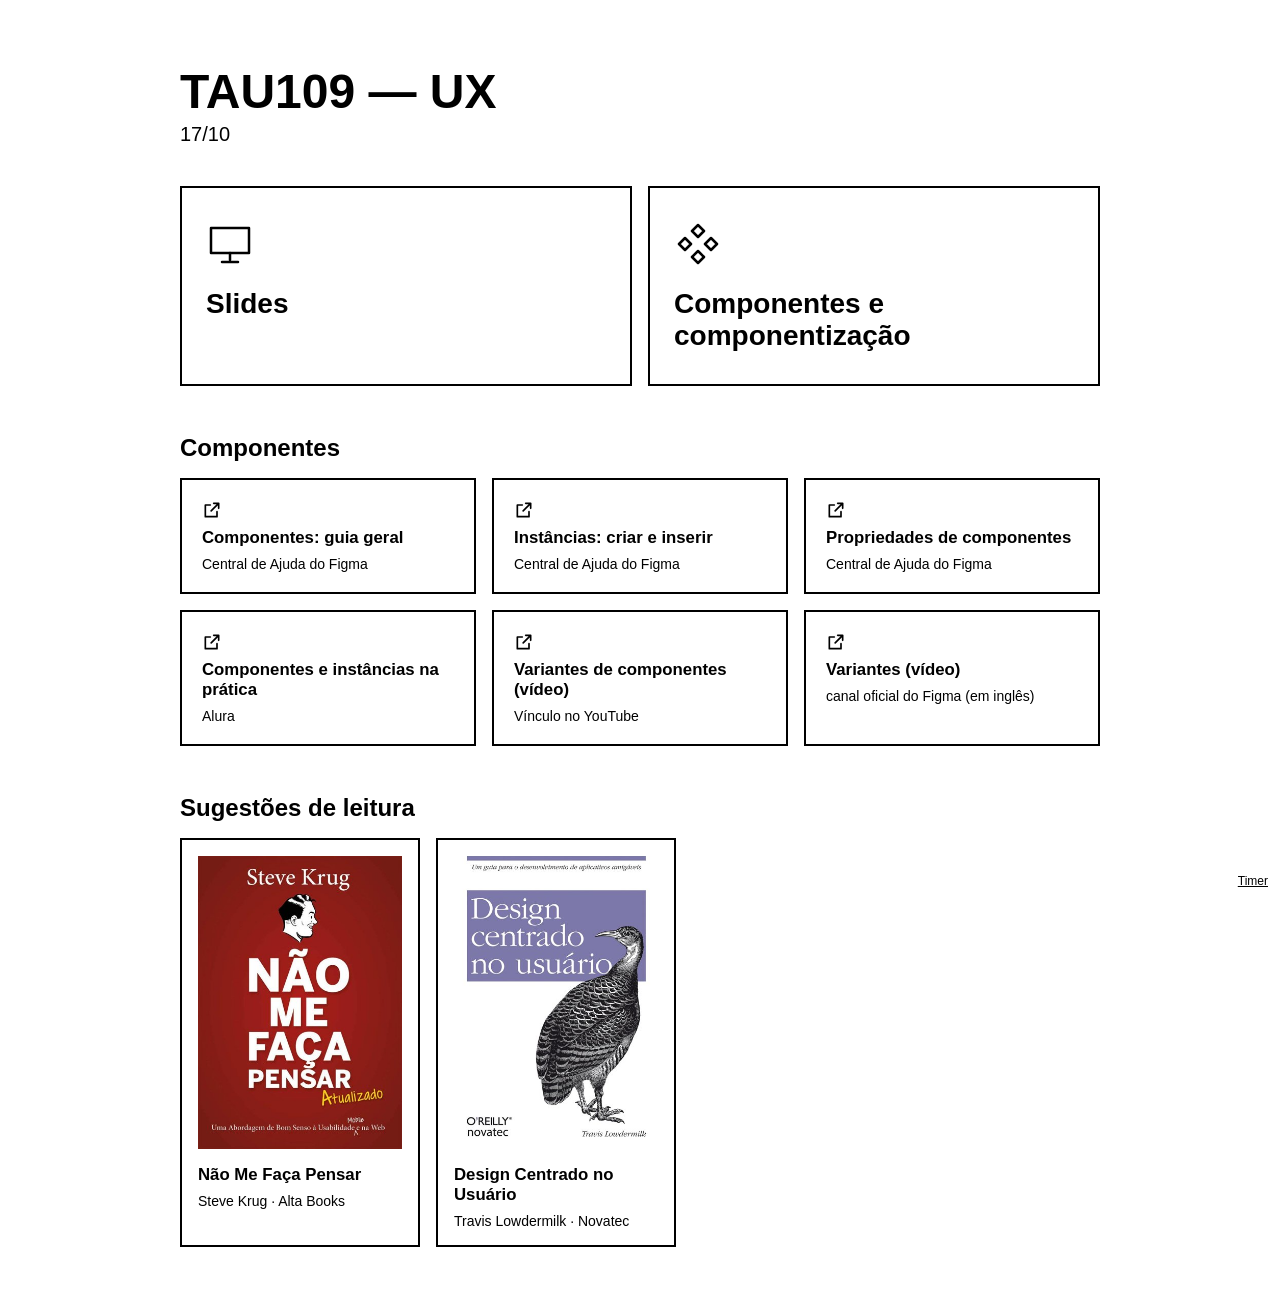
<file: index.html>
<!DOCTYPE html>
<html lang="pt-BR">
<head>
<meta charset="utf-8">
<meta name="viewport" content="width=device-width, initial-scale=1">
<title>TAU109 — UX</title>
<style>
*{box-sizing:border-box}
body{margin:0;background:#fff;color:#000;font-family:"Helvetica Neue",Helvetica,Arial,sans-serif}
main{max-width:960px;margin:0 auto;padding:clamp(2rem,6vw,4rem) 1.25rem 4rem}
h1{font-size:clamp(2rem,8vw,3rem);margin:0 0 .25rem}
p{font-size:1.25rem;margin:0 0 2.5rem}
h2{font-size:1.5rem;margin:3rem 0 1rem}
.grid{display:grid;gap:1rem;grid-template-columns:repeat(auto-fill,minmax(240px,1fr))}
.big{grid-template-columns:repeat(2,1fr)}
.card{display:flex;flex-direction:column;gap:.5rem;color:#000;border:2px solid #000;padding:1.25rem;text-decoration:none;overflow-wrap:anywhere;transition:background .15s,color .15s}
.card:hover,.card:focus-visible{background:#000;color:#fff;outline:none}
.card strong{font-size:1.05rem}
.card span{font-size:.875rem}
.big .card{align-items:flex-start;gap:1.25rem;padding:2rem 1.5rem}
.big .card strong{font-size:clamp(1.25rem,3vw,1.75rem)}
.books{grid-template-columns:repeat(auto-fill,minmax(200px,240px))}
.book{padding:1rem}
.book img{display:block;width:100%;height:auto;aspect-ratio:400/575;object-fit:contain;background:#fff;margin-bottom:.5rem}
@media (max-width:600px){.grid,.big,.books{grid-template-columns:1fr}}
</style>
</head>
<body>
<main>
<h1>TAU109 — UX</h1>
<p>17/10</p>
<div class="grid big">
<a class="card" href="/slides/"><svg viewBox="0 0 48 48" width="48" height="48" fill="none" stroke="currentColor" stroke-width="2.5" stroke-linejoin="round" stroke-linecap="round" aria-hidden="true"><rect x="5" y="8" width="38" height="25"/><path d="M24 33v7M16 42h16"/></svg><strong>Slides</strong></a>
<a class="card" href="/componentes/"><svg viewBox="0 0 48 48" width="48" height="48" fill="none" stroke="currentColor" stroke-width="2.5" stroke-linejoin="round" aria-hidden="true"><path d="M24 5l6 6-6 6-6-6zM24 31l6 6-6 6-6-6zM11 18l6 6-6 6-6-6zM37 18l6 6-6 6-6-6z"/></svg><strong>Componentes e componentização</strong></a>
</div>
<h2>Componentes</h2>
<div class="grid">
<a class="card" href="https://help.figma.com/hc/pt-br/articles/360038662654-Guia-de-componentes-no-Figma" target="_blank" rel="noopener"><svg viewBox="0 0 24 24" width="20" height="20" fill="none" stroke="currentColor" stroke-width="2" stroke-linecap="round" stroke-linejoin="round" aria-hidden="true"><path d="M14 4h6v6M20 4l-9 9M18 14v6H4V6h6"/></svg><strong>Componentes: guia geral</strong><span>Central de Ajuda do Figma</span></a>
<a class="card" href="https://help.figma.com/hc/pt-br/articles/360039150173-Criar-e-inserir-inst%C3%A2ncias-de-componentes" target="_blank" rel="noopener"><svg viewBox="0 0 24 24" width="20" height="20" fill="none" stroke="currentColor" stroke-width="2" stroke-linecap="round" stroke-linejoin="round" aria-hidden="true"><path d="M14 4h6v6M20 4l-9 9M18 14v6H4V6h6"/></svg><strong>Instâncias: criar e inserir</strong><span>Central de Ajuda do Figma</span></a>
<a class="card" href="https://help.figma.com/hc/pt-br/articles/5579474826519-Explore-as-propriedades-dos-componentes" target="_blank" rel="noopener"><svg viewBox="0 0 24 24" width="20" height="20" fill="none" stroke="currentColor" stroke-width="2" stroke-linecap="round" stroke-linejoin="round" aria-hidden="true"><path d="M14 4h6v6M20 4l-9 9M18 14v6H4V6h6"/></svg><strong>Propriedades de componentes</strong><span>Central de Ajuda do Figma</span></a>
<a class="card" href="https://www.alura.com.br/artigos/componentes-figma" target="_blank" rel="noopener"><svg viewBox="0 0 24 24" width="20" height="20" fill="none" stroke="currentColor" stroke-width="2" stroke-linecap="round" stroke-linejoin="round" aria-hidden="true"><path d="M14 4h6v6M20 4l-9 9M18 14v6H4V6h6"/></svg><strong>Componentes e instâncias na prática</strong><span>Alura</span></a>
<a class="card" href="https://www.youtube.com/watch?v=6WF_Mv0dyrI" target="_blank" rel="noopener"><svg viewBox="0 0 24 24" width="20" height="20" fill="none" stroke="currentColor" stroke-width="2" stroke-linecap="round" stroke-linejoin="round" aria-hidden="true"><path d="M14 4h6v6M20 4l-9 9M18 14v6H4V6h6"/></svg><strong>Variantes de componentes (vídeo)</strong><span>Vínculo no YouTube</span></a>
<a class="card" href="https://www.youtube.com/watch?v=y29Xwt9dET0" target="_blank" rel="noopener"><svg viewBox="0 0 24 24" width="20" height="20" fill="none" stroke="currentColor" stroke-width="2" stroke-linecap="round" stroke-linejoin="round" aria-hidden="true"><path d="M14 4h6v6M20 4l-9 9M18 14v6H4V6h6"/></svg><strong>Variantes (vídeo)</strong><span>canal oficial do Figma (em inglês)</span></a>
</div>
<h2>Sugestões de leitura</h2>
<div class="grid books">
<a class="card book" href="https://www.amazon.com.br/dp/8576088509" target="_blank" rel="noopener"><img src="/assets/8576088509.jpg?v=06315a30" alt="Capa do livro Não Me Faça Pensar" width="400" height="575" loading="lazy"><strong>Não Me Faça Pensar</strong><span>Steve Krug · Alta Books</span></a>
<a class="card book" href="https://www.amazon.com.br/dp/8575223666" target="_blank" rel="noopener"><img src="/assets/8575223666.jpg?v=67b15a74" alt="Capa do livro Design Centrado no Usuário" width="400" height="575" loading="lazy"><strong>Design Centrado no Usuário</strong><span>Travis Lowdermilk · Novatec</span></a>
</div>
</main>
<a href="/timer/" style="position:fixed;right:12px;bottom:12px;background:#fff;display:inline;border:0;padding:0;margin:0;font-size:12px;font-weight:normal;text-decoration:underline;color:#000;font-family:'Helvetica Neue',Helvetica,Arial,sans-serif">Timer</a>
</body>
</html>
</file>
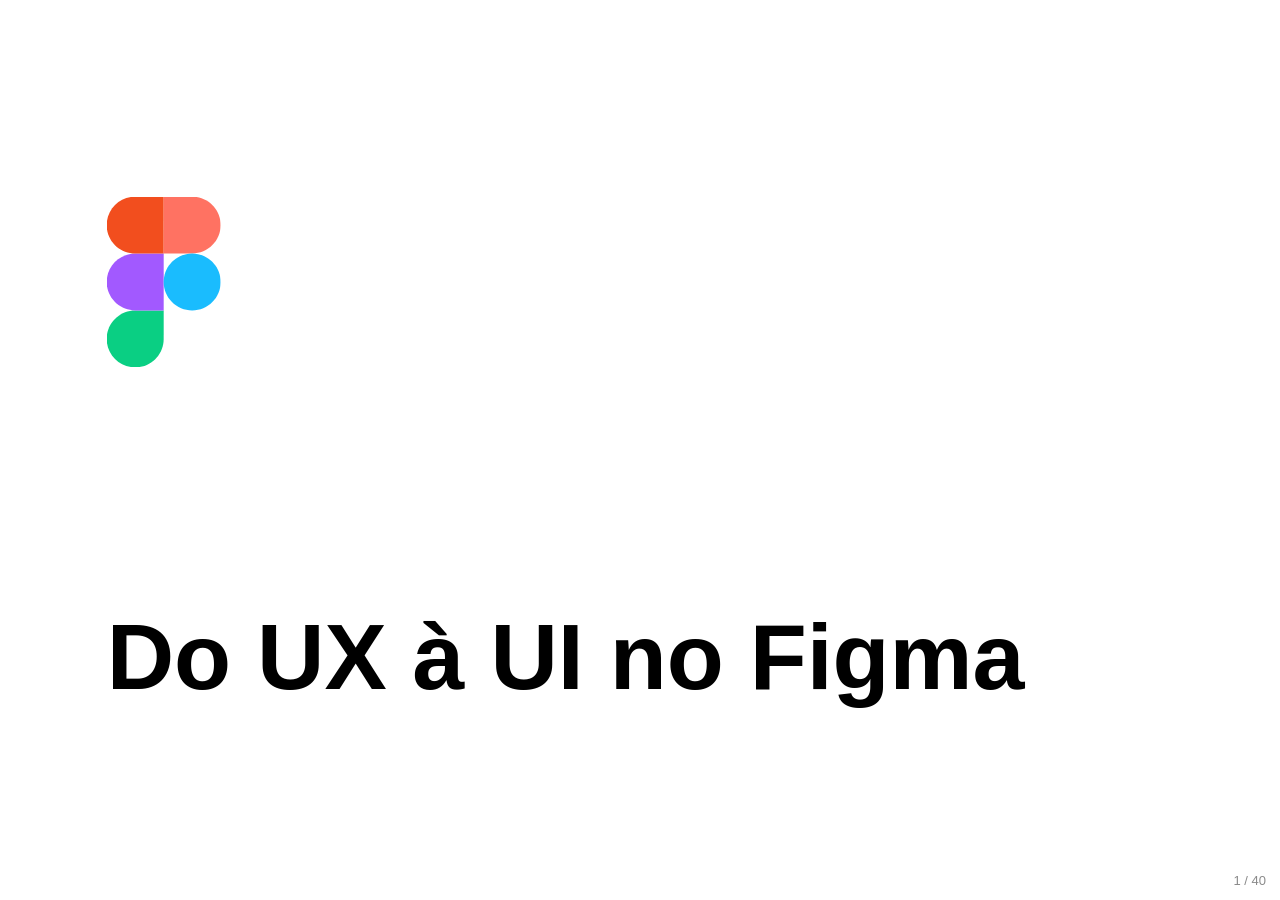
<file: slides/index.html>
<!DOCTYPE html>
<html lang="pt-BR">
<head>
<meta charset="utf-8">
<meta name="viewport" content="width=device-width, initial-scale=1, viewport-fit=cover">
<title>Do UX à UI no Figma — TAU109 — Slides</title>
<link rel="icon" href="data:,">
<link rel="stylesheet" href="assets/tw.css?v=9b5f0a8283">
<link rel="stylesheet" href="assets/motion.css?v=41afb3aae5">
<link rel="stylesheet" href="assets/deck.css?v=dbada7d9be">
</head>
<body>
<main id="deck" aria-live="polite">
<div id="stage">
<section class="slide" id="s1" data-fig="01" aria-roledescription="slide" aria-label="1 — Título">
<div class="frame"><div class="bg-white content-stretch flex flex-col items-start justify-between p-[160px] relative size-full" data-node-id="2003:725" data-name="01 — Título"><div class="h-[256px] relative shrink-0 w-[171px]" data-node-id="2037:6487" data-name="Vector"><img alt="" class="absolute block inset-0 max-w-none size-full" src="assets/d06ffd2fa6eb.svg?v=d06ffd2fa6"/></div><p class="[word-break:break-word] font-bold leading-none not-italic relative shrink-0 text-[140px] text-black text-left w-[1600px]" data-node-id="2003:726">Do UX à UI no Figma</p></div></div>
<template class="notes">Notas do apresentador: Boas-vindas. Me apresentar rapidamente e explicar o roteiro da aula: caixas, auto layout, tamanhos de tela, prototipação, interações, transições e design systems. Avisar que teremos uma pausa prática no meio.</template>
</section>
<section class="slide" id="s2" data-fig="02" aria-roledescription="slide" aria-label="2 — Interfaces são caixas">
<div class="frame"><div class="bg-white content-stretch flex flex-col gap-[96px] items-start p-[160px] relative size-full" data-node-id="2009:872" data-name="02 — Interfaces são caixas"><p class="[word-break:break-word] font-bold leading-[1.05] not-italic relative shrink-0 text-[88px] text-black text-left w-[1600px]" data-node-id="2009:873">Interfaces são caixas</p><div class="content-stretch flex gap-[160px] items-center overflow-clip relative shrink-0" data-node-id="2009:874" data-name="Linha"><div class="bg-[#ebf1ff] border-4 border-[#2f6bff] border-dashed content-stretch flex flex-col gap-[20px] items-start overflow-clip p-[28px] relative rounded-[24px] shrink-0 w-[520px]" data-node-id="2009:875" data-name="div card"><div class="bg-[rgba(229,57,139,0.3)] border-4 border-[#e5398b] border-dashed content-stretch flex gap-[16px] items-center overflow-clip p-[8px] relative shrink-0 w-full" data-node-id="2009:876" data-name="header"><div class="relative shrink-0 size-[56px]" data-node-id="2009:877" data-name="Ellipse"><img alt="" class="absolute block inset-0 max-w-none size-full" height="56" src="assets/116a6c171907.png?v=116a6c1719" width="56"/></div><p class="[word-break:break-word] font-semibold leading-[normal] not-italic relative shrink-0 text-[28px] text-black text-left whitespace-nowrap" data-node-id="2009:878">Casa Gabo</p></div><div class="border-4 border-[#1da45a] border-dashed h-[220px] relative shrink-0 w-[464px]" data-node-id="2009:879" data-name="img"><img alt="" class="absolute inset-0 max-w-none object-cover pointer-events-none size-full" src="assets/fea4e1cc8df6.jpg?v=16a3cde056"/></div><div class="bg-[#ffe2bb] border-4 border-[#f08a00] border-dashed content-stretch flex items-start overflow-clip p-[8px] relative shrink-0" data-node-id="2009:881" data-name="p"><p class="[word-break:break-word] font-normal leading-[normal] not-italic relative shrink-0 text-[#6b6b6b] text-[24px] text-left w-[440px]" data-node-id="2009:882">Aberto até 22h · 1,2 km</p></div><div class="bg-black border-4 border-[#7a4dff] border-dashed content-stretch flex h-[64px] items-center justify-center overflow-clip relative rounded-[16px] shrink-0 w-[464px]" data-node-id="2009:883" data-name="button"><p class="[word-break:break-word] font-semibold leading-[normal] not-italic relative shrink-0 text-[24px] text-left text-white whitespace-nowrap" data-node-id="2009:884">Conferir cardápio</p></div></div><div class="content-stretch flex flex-col gap-[40px] items-start overflow-clip relative shrink-0 w-[884px]" data-node-id="2009:885" data-name="Coluna"><p class="[word-break:break-word] font-medium leading-[normal] not-italic relative shrink-0 text-[72px] text-black text-left whitespace-nowrap" data-node-id="2009:896">Caixas dentro de caixas.</p><div class="bg-[#2f6bff] content-stretch flex items-start overflow-clip px-[12px] py-[4px] relative rounded-[8px] shrink-0" data-node-id="2009:886" data-name="Tag &lt;div&gt; card"><p class="[word-break:break-word] font-semibold leading-[normal] not-italic relative shrink-0 text-[40px] text-left text-white whitespace-nowrap" data-node-id="2009:887">&lt;div&gt; card</p></div><div class="content-stretch flex flex-col gap-[40px] items-start px-[64px] relative shrink-0" data-node-id="2037:6488"><div class="bg-[#e5398b] content-stretch flex items-start overflow-clip px-[12px] py-[4px] relative rounded-[8px] shrink-0" data-node-id="2009:888" data-name="Tag &lt;header&gt;"><p class="[word-break:break-word] font-semibold leading-[normal] not-italic relative shrink-0 text-[40px] text-left text-white whitespace-nowrap" data-node-id="2009:889">&lt;header&gt;</p></div><div class="bg-[#1da45a] content-stretch flex items-start overflow-clip px-[12px] py-[4px] relative rounded-[8px] shrink-0" data-node-id="2009:890" data-name="Tag &lt;img&gt;"><p class="[word-break:break-word] font-semibold leading-[normal] not-italic relative shrink-0 text-[40px] text-left text-white whitespace-nowrap" data-node-id="2009:891">&lt;img&gt;</p></div><div class="bg-[#f08a00] content-stretch flex items-start overflow-clip px-[12px] py-[4px] relative rounded-[8px] shrink-0" data-node-id="2009:892" data-name="Tag &lt;p&gt;"><p class="[word-break:break-word] font-semibold leading-[normal] not-italic relative shrink-0 text-[40px] text-left text-white whitespace-nowrap" data-node-id="2009:893">&lt;p&gt;</p></div><div class="bg-[#7a4dff] content-stretch flex items-start overflow-clip px-[12px] py-[4px] relative rounded-[8px] shrink-0" data-node-id="2009:894" data-name="Tag &lt;button&gt;"><p class="[word-break:break-word] font-semibold leading-[normal] not-italic relative shrink-0 text-[40px] text-left text-white whitespace-nowrap" data-node-id="2009:895">&lt;button&gt;</p></div></div></div></div></div></div>
<template class="notes">Notas do apresentador: Mostrar que este card de app é só um conjunto de caixas: uma &lt;div&gt; (card) com um &lt;header&gt;, uma &lt;img&gt;, um parágrafo e um &lt;button&gt;. Toda tag é uma caixa retangular; a div é a caixa genérica, sem significado. Pedir para os alunos imaginarem as caixas em qualquer app que usam.</template>
</section>
<section class="slide" id="s3" data-fig="03" aria-roledescription="slide" aria-label="3 — Caixas com CSS">
<div class="frame"><div class="bg-white content-stretch flex flex-col gap-[96px] items-start p-[160px] relative size-full" data-node-id="2009:898" data-name="03 — Caixas com CSS"><p class="[word-break:break-word] font-bold leading-[normal] not-italic relative shrink-0 text-[72px] text-black text-left w-[1600px]" data-node-id="2009:899">Adicionamos estilo e conteúdo às caixas</p><div class="content-stretch flex gap-[80px] items-center overflow-clip relative shrink-0" data-node-id="2009:900" data-name="Linha"><div class="content-stretch flex flex-col gap-[14px] items-start overflow-clip relative shrink-0" data-node-id="2009:901" data-name="Coluna"><div class="content-stretch flex gap-[20px] items-center overflow-clip relative shrink-0" data-node-id="2009:902" data-name="Linha"><div class="bg-[rgba(47,107,255,0.12)] content-stretch flex items-start overflow-clip px-[16px] py-[6px] relative rounded-[8px] shrink-0 w-[400px]" data-node-id="2009:903" data-name="code"><p class="[word-break:break-word] ff-mono font-normal leading-[normal] relative shrink-0 text-[#2f6bff] text-[28px] text-left whitespace-nowrap" data-node-id="2009:904">width: 480px;</p></div><p class="[word-break:break-word] font-medium leading-[normal] not-italic relative shrink-0 text-[#2f6bff] text-[28px] text-left whitespace-nowrap" data-node-id="2009:905">→ largura da caixa</p></div><div class="content-stretch flex gap-[20px] items-center overflow-clip relative shrink-0" data-node-id="2009:906" data-name="Linha"><div class="bg-[rgba(47,107,255,0.12)] content-stretch flex items-start overflow-clip px-[16px] py-[6px] relative rounded-[8px] shrink-0 w-[400px]" data-node-id="2009:907" data-name="code"><p class="[word-break:break-word] ff-mono font-normal leading-[normal] relative shrink-0 text-[#2f6bff] text-[28px] text-left whitespace-nowrap" data-node-id="2009:908">height: 300px;</p></div><p class="[word-break:break-word] font-medium leading-[normal] not-italic relative shrink-0 text-[#2f6bff] text-[28px] text-left whitespace-nowrap" data-node-id="2009:909">→ altura da caixa</p></div><div class="content-stretch flex gap-[20px] items-center overflow-clip relative shrink-0" data-node-id="2009:910" data-name="Linha"><div class="bg-[rgba(29,164,90,0.12)] content-stretch flex items-start overflow-clip px-[16px] py-[6px] relative rounded-[8px] shrink-0 w-[400px]" data-node-id="2009:911" data-name="code"><p class="[word-break:break-word] ff-mono font-normal leading-[normal] relative shrink-0 text-[#1da45a] text-[28px] text-left whitespace-nowrap" data-node-id="2009:912">padding: 48px;</p></div><p class="[word-break:break-word] font-medium leading-[normal] not-italic relative shrink-0 text-[#1da45a] text-[28px] text-left whitespace-nowrap" data-node-id="2009:913">→ espaço interno</p></div><div class="content-stretch flex gap-[20px] items-center overflow-clip relative shrink-0" data-node-id="2009:914" data-name="Linha"><div class="bg-[rgba(240,138,0,0.12)] content-stretch flex items-start overflow-clip px-[16px] py-[6px] relative rounded-[8px] shrink-0 w-[400px]" data-node-id="2009:915" data-name="code"><p class="[word-break:break-word] ff-mono font-normal leading-[normal] relative shrink-0 text-[#f08a00] text-[28px] text-left whitespace-nowrap" data-node-id="2009:916">margin: 40px;</p></div><p class="[word-break:break-word] font-medium leading-[normal] not-italic relative shrink-0 text-[#f08a00] text-[28px] text-left whitespace-nowrap" data-node-id="2009:917">→ espaço externo</p></div><div class="content-stretch flex gap-[20px] items-center overflow-clip relative shrink-0" data-node-id="2009:918" data-name="Linha"><div class="bg-[rgba(229,57,139,0.12)] content-stretch flex items-start overflow-clip px-[16px] py-[6px] relative rounded-[8px] shrink-0 w-[400px]" data-node-id="2009:919" data-name="code"><p class="[word-break:break-word] ff-mono font-normal leading-[normal] relative shrink-0 text-[#e5398b] text-[28px] text-left whitespace-nowrap" data-node-id="2009:920">gap: 24px;</p></div><p class="[word-break:break-word] font-medium leading-[normal] not-italic relative shrink-0 text-[#e5398b] text-[28px] text-left whitespace-nowrap" data-node-id="2009:921">→ espaço entre os filhos</p></div><div class="content-stretch flex gap-[20px] items-center overflow-clip relative shrink-0" data-node-id="2009:922" data-name="Linha"><div class="bg-[rgba(0,0,0,0.12)] content-stretch flex items-start overflow-clip px-[16px] py-[6px] relative rounded-[8px] shrink-0 w-[400px]" data-node-id="2009:923" data-name="code"><p class="[word-break:break-word] ff-mono font-normal leading-[normal] relative shrink-0 text-[28px] text-black text-left whitespace-nowrap" data-node-id="2009:924">background: #000;</p></div><p class="[word-break:break-word] font-medium leading-[normal] not-italic relative shrink-0 text-[28px] text-black text-left whitespace-nowrap" data-node-id="2009:925">→ cor de fundo</p></div><div class="content-stretch flex gap-[20px] items-center overflow-clip relative shrink-0" data-node-id="2009:926" data-name="Linha"><div class="bg-[rgba(122,77,255,0.12)] content-stretch flex items-start overflow-clip px-[16px] py-[6px] relative rounded-[8px] shrink-0 w-[400px]" data-node-id="2009:927" data-name="code"><p class="[word-break:break-word] ff-mono font-normal leading-[normal] relative shrink-0 text-[#7a4dff] text-[28px] text-left whitespace-nowrap" data-node-id="2009:928">border-radius: 32px;</p></div><p class="[word-break:break-word] font-medium leading-[normal] not-italic relative shrink-0 text-[#7a4dff] text-[28px] text-left whitespace-nowrap" data-node-id="2009:929">→ cantos arredondados</p></div><div class="content-stretch flex gap-[20px] items-center overflow-clip relative shrink-0" data-node-id="2009:930" data-name="Linha"><div class="bg-[rgba(107,107,107,0.12)] content-stretch flex items-start overflow-clip px-[16px] py-[6px] relative rounded-[8px] shrink-0 w-[400px]" data-node-id="2009:931" data-name="code"><p class="[word-break:break-word] ff-mono font-normal leading-[normal] relative shrink-0 text-[#6b6b6b] text-[28px] text-left whitespace-nowrap" data-node-id="2009:932">display: flex;</p></div><p class="[word-break:break-word] font-medium leading-[normal] not-italic relative shrink-0 text-[#6b6b6b] text-[28px] text-left whitespace-nowrap" data-node-id="2009:933">→ filhos lado a lado = auto layout</p></div></div><div class="bg-[rgba(240,138,0,0.25)] content-stretch flex items-start overflow-clip p-[40px] relative rounded-[8px] shrink-0" data-node-id="2009:934" data-name="margin"><div class="bg-black border-48 border-[rgba(29,164,90,0.44)] border-solid content-stretch flex gap-[24px] h-[300px] items-center overflow-clip p-[48px] relative rounded-[32px] shrink-0 w-[480px]" data-node-id="2009:935" data-name=".card"><div class="border-3 border-[#e5398b] border-dashed content-stretch flex items-start overflow-clip px-[16px] py-[12px] relative shrink-0" data-node-id="2009:936" data-name="filho"><p class="[word-break:break-word] font-semibold leading-[normal] not-italic relative shrink-0 text-[40px] text-left text-white whitespace-nowrap" data-node-id="2009:937">Olá!</p></div><div class="border-3 border-[#e5398b] border-dashed content-stretch flex items-start overflow-clip px-[16px] py-[12px] relative shrink-0" data-node-id="2009:938" data-name="filho"><p class="[word-break:break-word] font-semibold leading-[normal] not-italic relative shrink-0 text-[40px] text-left text-white whitespace-nowrap" data-node-id="2009:939">Mundo</p></div></div></div><div class="absolute left-[983px] size-[63px] top-[95px]" data-node-id="2001:6155"><img alt="" class="absolute block inset-0 max-w-none size-full" src="assets/fb31c8f8dce8.svg?v=fb31c8f8dc"/></div><div class="absolute flex items-center justify-center left-[973.1px] size-[86.06px] top-[323.29px]" data-node-id="2001:6158"><div class="-rotate-60 flex-none"><div class="relative size-[63px]"><img alt="" class="absolute block inset-0 max-w-none size-full" src="assets/87bc027d97e7.svg?v=87bc027d97"/></div></div></div><div class="absolute left-[1400px] size-[63px] top-[332px]" data-node-id="2001:6157"><img alt="" class="absolute block inset-0 max-w-none size-full" src="assets/fb31c8f8dce8.svg?v=fb31c8f8dc"/></div><div class="absolute flex items-center justify-center left-[1386.84px] size-[86.06px] top-[80.65px]" data-node-id="2001:6159"><div class="-rotate-60 flex-none"><div class="relative size-[63px]"><img alt="" class="absolute block inset-0 max-w-none size-full" src="assets/87bc027d97e7.svg?v=87bc027d97"/></div></div></div></div></div></div>
<template class="notes">Notas do apresentador: Ler cada propriedade e apontar no desenho: width/height = tamanho (azul); padding = respiro interno entre a borda e o conteúdo (faixa verde); margin = espaço externo que afasta outras caixas (laranja); gap = espaço entre os filhos (rosa); background = cor de fundo; border-radius = cantos. display:flex coloca os filhos lado a lado — é exatamente o auto layout do Figma.</template>
</section>
<section class="slide" id="s4" data-fig="04" aria-roledescription="slide" aria-label="4 — O que é auto layout">
<div class="frame"><div class="bg-white content-stretch flex flex-col gap-[72px] items-center p-[160px] relative size-full" data-node-id="2022:976" data-name="04 — O que é auto layout"><p class="[word-break:break-word] font-bold leading-[normal] not-italic relative shrink-0 text-[80px] text-black text-left w-[1600px]" data-node-id="2024:976">Auto layout: caixas que se organizam sozinhas</p><div class="content-stretch flex gap-[32px] items-start relative shrink-0 w-full" data-node-id="2024:977" data-name="Frame"><div class="border-4 border-[var(--superfície,#f0f0f0)] border-solid content-stretch flex flex-col gap-[28px] items-center justify-center overflow-clip p-[32px] relative rounded-[24px] self-stretch shrink-0" data-node-id="2024:978" data-name="Frame"><div class="content-stretch flex flex-col gap-[20px] items-center justify-center overflow-clip relative shrink-0" data-node-id="2024:979" data-name="Frame"><div class="bg-black content-stretch flex items-start overflow-clip px-[32px] py-[18px] relative rounded-[16px] shrink-0" data-node-id="2024:980" data-name="Botão"><p class="[word-break:break-word] font-semibold leading-[normal] not-italic relative shrink-0 text-[32px] text-left text-white whitespace-nowrap" data-node-id="2024:981">Ok</p></div><div class="bg-black content-stretch flex items-start overflow-clip px-[32px] py-[18px] relative rounded-[16px] shrink-0" data-node-id="2024:982" data-name="Botão"><p class="[word-break:break-word] font-semibold leading-[normal] not-italic relative shrink-0 text-[32px] text-left text-white whitespace-nowrap" data-node-id="2024:983">Salvar alterações</p></div></div><p class="[word-break:break-word] font-medium leading-[0] not-italic relative shrink-0 text-[#6b6b6b] text-[30px] text-left whitespace-nowrap" data-node-id="2024:984"><span class="leading-[normal]">o </span><span class="font-bold leading-[normal]">texto cresce</span><span class="leading-[normal]">, a </span><span class="font-bold leading-[normal]">caixa cresce</span></p></div><div class="border-4 border-[var(--superfície,#f0f0f0)] border-solid content-stretch flex flex-[1_0_0] flex-col gap-[28px] items-center justify-end min-w-px overflow-clip p-[32px] relative rounded-[24px]" data-node-id="2024:985" data-name="Frame"><div class="content-stretch flex gap-[32px] items-start overflow-clip relative shrink-0 w-full" data-node-id="2024:986" data-name="Frame"><div class="content-stretch flex flex-[1_0_0] flex-col gap-[12px] items-start min-w-px overflow-clip relative" data-node-id="2024:987" data-name="Lista"><div class="bg-[#ededed] content-stretch flex items-start overflow-clip px-[20px] py-[14px] relative rounded-[12px] shrink-0 w-full" data-node-id="2024:988" data-name="Item"><p class="[word-break:break-word] font-medium leading-[normal] not-italic relative shrink-0 text-[20px] text-black text-left whitespace-nowrap" data-node-id="2024:989">Item 1</p></div><div class="bg-[#ededed] content-stretch flex items-start overflow-clip px-[20px] py-[14px] relative rounded-[12px] shrink-0 w-full" data-node-id="2024:990" data-name="Item"><p class="[word-break:break-word] font-medium leading-[normal] not-italic relative shrink-0 text-[20px] text-black text-left whitespace-nowrap" data-node-id="2024:991">Item 2</p></div><div class="bg-[#ededed] content-stretch flex items-start overflow-clip px-[20px] py-[14px] relative rounded-[12px] shrink-0 w-full" data-node-id="2024:992" data-name="Item"><p class="[word-break:break-word] font-medium leading-[normal] not-italic relative shrink-0 text-[20px] text-black text-left whitespace-nowrap" data-node-id="2024:993">Item 3</p></div></div><div class="content-stretch flex flex-[1_0_0] flex-col gap-[12px] items-start min-w-px overflow-clip relative" data-node-id="2024:994" data-name="Lista"><div class="bg-[#ededed] content-stretch flex items-start overflow-clip px-[20px] py-[14px] relative rounded-[12px] shrink-0 w-full" data-node-id="2024:995" data-name="Item"><p class="[word-break:break-word] font-medium leading-[normal] not-italic relative shrink-0 text-[20px] text-black text-left whitespace-nowrap" data-node-id="2024:996">Item 1</p></div><div class="bg-[#2f6bff] content-stretch flex items-start overflow-clip px-[20px] py-[14px] relative rounded-[12px] shrink-0 w-full" data-node-id="2024:997" data-name="Item"><p class="[word-break:break-word] font-medium leading-[normal] not-italic relative shrink-0 text-[20px] text-left text-white whitespace-nowrap" data-node-id="2024:998">Item 2</p></div><div class="bg-[#ededed] content-stretch flex items-start overflow-clip px-[20px] py-[14px] relative rounded-[12px] shrink-0 w-full" data-node-id="2024:999" data-name="Item"><p class="[word-break:break-word] font-medium leading-[normal] not-italic relative shrink-0 text-[20px] text-black text-left whitespace-nowrap" data-node-id="2024:1000">Item 3</p></div><div class="bg-[#ededed] content-stretch flex items-start overflow-clip px-[20px] py-[14px] relative rounded-[12px] shrink-0 w-full" data-node-id="2024:1001" data-name="Item"><p class="[word-break:break-word] font-medium leading-[normal] not-italic relative shrink-0 text-[20px] text-black text-left whitespace-nowrap" data-node-id="2024:1002">Item 4</p></div></div></div><p class="[word-break:break-word] font-medium leading-[0] not-italic relative shrink-0 text-[#6b6b6b] text-[30px] text-left whitespace-nowrap" data-node-id="2024:1003"><span class="font-bold leading-[normal]">entrou</span><span class="leading-[normal]"> um item, o resto </span><span class="font-bold leading-[normal]">desce</span></p></div><div class="border-4 border-[var(--superfície,#f0f0f0)] border-solid content-stretch flex flex-col gap-[28px] items-center justify-center overflow-clip p-[32px] relative rounded-[24px] self-stretch shrink-0" data-node-id="2024:1004" data-name="Frame"><div class="content-stretch flex flex-col gap-[20px] items-start overflow-clip relative shrink-0" data-node-id="2024:1005" data-name="Frame"><div class="border-3 border-black border-solid content-stretch flex items-start overflow-clip p-[16px] relative rounded-[12px] shrink-0 w-[380px]" data-node-id="2024:1006" data-name="Caixa"><div class="bg-[#2f6bff] content-stretch flex items-start overflow-clip px-[20px] py-[12px] relative rounded-[8px] shrink-0" data-node-id="2024:1007" data-name="Hug"><p class="[word-break:break-word] font-semibold leading-[normal] not-italic relative shrink-0 text-[26px] text-left text-white whitespace-nowrap" data-node-id="2024:1008">abraça</p></div></div><div class="border-3 border-black border-solid content-stretch flex items-start overflow-clip p-[16px] relative rounded-[12px] shrink-0 w-[380px]" data-node-id="2024:1009" data-name="Caixa"><div class="bg-[#2f6bff] content-stretch flex flex-[1_0_0] items-start min-w-px overflow-clip px-[20px] py-[12px] relative rounded-[8px]" data-node-id="2024:1010" data-name="Fill"><p class="[word-break:break-word] font-semibold leading-[normal] not-italic relative shrink-0 text-[26px] text-left text-white whitespace-nowrap" data-node-id="2024:1011">preenche</p></div></div></div><p class="[word-break:break-word] font-medium leading-[0] not-italic relative shrink-0 text-[#6b6b6b] text-[30px] text-center w-[342px]" data-node-id="2024:1012"><span class="leading-[normal]">pode </span><span class="font-bold leading-[normal]">abraçar</span><span class="leading-[normal]"> ou </span><span class="font-bold leading-[normal]">preencher</span></p></div></div><p class="[word-break:break-word] font-medium leading-[normal] not-italic relative shrink-0 text-[34px] text-black text-left whitespace-pre" data-node-id="2024:1013">direção  ·  espaço entre os itens  ·  respiro interno  ·  alinhamento</p></div></div>
<template class="notes">Notas do apresentador: Lembram que tudo é caixa? Auto layout é só uma caixa que organiza o que tem dentro dela sozinha. Você escolhe se as coisas ficam lado a lado ou uma embaixo da outra, quanto espaço tem entre elas, quanto respiro tem por dentro e como elas se alinham. Olha o botão: escrevi um texto maior e a caixa cresceu junto, sem eu mexer em nada. Na lista, coloquei um item novo e os outros desceram. Isso é abraçar o conteúdo (hug). Se eu quiser que ocupe o espaço todo, é preencher (fill). No Figma: seleciona as coisas e aperta Shift + A. Vou mostrar ao vivo.</template>
</section>
<section class="slide" id="s5" data-fig="05" aria-roledescription="slide" aria-label="5 — Auto layout vertical e horizontal">
<div class="frame"><div class="bg-white content-stretch flex flex-col gap-[56px] items-start p-[160px] relative size-full" data-node-id="2009:941" data-name="05 — Auto layout vertical e horizontal"><p class="[word-break:break-word] font-bold leading-[1.05] not-italic relative shrink-0 text-[88px] text-black text-left w-[1600px]" data-node-id="2009:942">Direção</p><div class="content-stretch flex gap-[200px] items-start overflow-clip relative shrink-0" data-node-id="2009:943" data-name="Linha"><div class="content-stretch flex flex-col gap-[24px] items-start overflow-clip relative shrink-0" data-node-id="2009:944" data-name="Coluna"><p class="[word-break:break-word] font-bold leading-[normal] not-italic relative shrink-0 text-[48px] text-black text-left whitespace-nowrap" data-node-id="2009:945">Vertical ↓</p><div class="border-3 border-black border-solid content-stretch flex flex-col gap-[16px] items-start overflow-clip p-[24px] relative rounded-[16px] shrink-0" data-node-id="2009:946" data-name="Frame"><div class="bg-[#2f6bff] content-stretch flex h-[96px] items-center justify-center overflow-clip relative rounded-[12px] shrink-0 w-[120px]" data-node-id="2009:947" data-name="Item 1"><p class="[word-break:break-word] font-bold leading-[normal] not-italic relative shrink-0 text-[36px] text-left text-white whitespace-nowrap" data-node-id="2009:948">1</p></div><div class="bg-[#2f6bff] content-stretch flex h-[96px] items-center justify-center overflow-clip relative rounded-[12px] shrink-0 w-[120px]" data-node-id="2009:949" data-name="Item 2"><p class="[word-break:break-word] font-bold leading-[normal] not-italic relative shrink-0 text-[36px] text-left text-white whitespace-nowrap" data-node-id="2009:950">2</p></div><div class="bg-[#2f6bff] content-stretch flex h-[96px] items-center justify-center overflow-clip relative rounded-[12px] shrink-0 w-[120px]" data-node-id="2009:951" data-name="Item 3"><p class="[word-break:break-word] font-bold leading-[normal] not-italic relative shrink-0 text-[36px] text-left text-white whitespace-nowrap" data-node-id="2009:952">3</p></div></div><p class="[word-break:break-word] font-normal leading-[normal] not-italic relative shrink-0 text-[#6b6b6b] text-[26px] text-left whitespace-nowrap" data-node-id="2009:953">flex-direction: column</p><p class="[word-break:break-word] font-medium leading-[normal] not-italic relative shrink-0 text-[30px] text-black text-left whitespace-nowrap" data-node-id="2009:954">listas, feeds, formulários</p></div><div class="content-stretch flex flex-col gap-[24px] items-start overflow-clip relative shrink-0" data-node-id="2009:955" data-name="Coluna"><p class="[word-break:break-word] font-bold leading-[normal] not-italic relative shrink-0 text-[48px] text-black text-left whitespace-nowrap" data-node-id="2009:956">Horizontal →</p><div class="border-3 border-black border-solid content-stretch flex gap-[16px] items-start overflow-clip p-[24px] relative rounded-[16px] shrink-0" data-node-id="2009:957" data-name="Frame"><div class="bg-[#e5398b] content-stretch flex h-[96px] items-center justify-center overflow-clip relative rounded-[12px] shrink-0 w-[120px]" data-node-id="2009:958" data-name="Item 1"><p class="[word-break:break-word] font-bold leading-[normal] not-italic relative shrink-0 text-[36px] text-left text-white whitespace-nowrap" data-node-id="2009:959">1</p></div><div class="bg-[#e5398b] content-stretch flex h-[96px] items-center justify-center overflow-clip relative rounded-[12px] shrink-0 w-[120px]" data-node-id="2009:960" data-name="Item 2"><p class="[word-break:break-word] font-bold leading-[normal] not-italic relative shrink-0 text-[36px] text-left text-white whitespace-nowrap" data-node-id="2009:961">2</p></div><div class="bg-[#e5398b] content-stretch flex h-[96px] items-center justify-center overflow-clip relative rounded-[12px] shrink-0 w-[120px]" data-node-id="2009:962" data-name="Item 3"><p class="[word-break:break-word] font-bold leading-[normal] not-italic relative shrink-0 text-[36px] text-left text-white whitespace-nowrap" data-node-id="2009:963">3</p></div></div><p class="[word-break:break-word] font-normal leading-[normal] not-italic relative shrink-0 text-[#6b6b6b] text-[26px] text-left whitespace-nowrap" data-node-id="2009:964">flex-direction: row</p><p class="[word-break:break-word] font-medium leading-[normal] not-italic relative shrink-0 text-[30px] text-black text-left whitespace-nowrap" data-node-id="2009:965">tabs, navbar, botões</p></div></div></div></div>
<template class="notes">Notas do apresentador: Auto layout = flexbox no Figma. Vertical empilha os filhos de cima para baixo; horizontal enfileira da esquerda para a direita. A borda preta é o frame pai; os números mostram a ordem. Mostrar Shift+A no Figma e a troca de direção no painel.</template>
</section>
<section class="slide" id="s6" data-fig="06" aria-roledescription="slide" aria-label="6 — Auto layout grid e wrap">
<div class="frame"><div class="bg-white content-stretch flex flex-col gap-[56px] items-start p-[160px] relative size-full" data-node-id="2009:967" data-name="06 — Auto layout grid e wrap"><p class="[word-break:break-word] font-bold leading-[1.05] not-italic relative shrink-0 text-[88px] text-black text-left w-[1600px]" data-node-id="2009:968">Organização</p><div class="content-stretch flex gap-[200px] items-start overflow-clip relative shrink-0" data-node-id="2009:969" data-name="Linha"><div class="content-stretch flex flex-col gap-[24px] items-start overflow-clip relative shrink-0" data-node-id="2009:970" data-name="Coluna"><p class="[word-break:break-word] font-bold leading-[normal] not-italic relative shrink-0 text-[48px] text-black text-left whitespace-nowrap" data-node-id="2009:971">Grid ▦</p><div class="border-3 border-black border-solid content-stretch flex flex-col gap-[16px] items-start overflow-clip p-[24px] relative rounded-[16px] shrink-0" data-node-id="2009:972" data-name="Grid demo"><div class="content-stretch flex gap-[16px] items-start overflow-clip relative shrink-0" data-node-id="2009:973" data-name="Linha"><div class="bg-[#1da45a] content-stretch flex h-[96px] items-center justify-center overflow-clip relative rounded-[12px] shrink-0 w-[120px]" data-node-id="2009:974" data-name="Item 1"><p class="[word-break:break-word] font-bold leading-[normal] not-italic relative shrink-0 text-[36px] text-left text-white whitespace-nowrap" data-node-id="2009:975">1</p></div><div class="bg-[#1da45a] content-stretch flex h-[96px] items-center justify-center overflow-clip relative rounded-[12px] shrink-0 w-[120px]" data-node-id="2009:976" data-name="Item 2"><p class="[word-break:break-word] font-bold leading-[normal] not-italic relative shrink-0 text-[36px] text-left text-white whitespace-nowrap" data-node-id="2009:977">2</p></div><div class="bg-[#1da45a] content-stretch flex h-[96px] items-center justify-center overflow-clip relative rounded-[12px] shrink-0 w-[120px]" data-node-id="2009:978" data-name="Item 3"><p class="[word-break:break-word] font-bold leading-[normal] not-italic relative shrink-0 text-[36px] text-left text-white whitespace-nowrap" data-node-id="2009:979">3</p></div></div><div class="content-stretch flex gap-[16px] items-start overflow-clip relative shrink-0" data-node-id="2009:980" data-name="Linha"><div class="bg-[#1da45a] content-stretch flex h-[96px] items-center justify-center overflow-clip relative rounded-[12px] shrink-0 w-[120px]" data-node-id="2009:981" data-name="Item 4"><p class="[word-break:break-word] font-bold leading-[normal] not-italic relative shrink-0 text-[36px] text-left text-white whitespace-nowrap" data-node-id="2009:982">4</p></div><div class="bg-[#1da45a] content-stretch flex h-[96px] items-center justify-center overflow-clip relative rounded-[12px] shrink-0 w-[120px]" data-node-id="2009:983" data-name="Item 5"><p class="[word-break:break-word] font-bold leading-[normal] not-italic relative shrink-0 text-[36px] text-left text-white whitespace-nowrap" data-node-id="2009:984">5</p></div><div class="bg-[#1da45a] content-stretch flex h-[96px] items-center justify-center overflow-clip relative rounded-[12px] shrink-0 w-[120px]" data-node-id="2009:985" data-name="Item 6"><p class="[word-break:break-word] font-bold leading-[normal] not-italic relative shrink-0 text-[36px] text-left text-white whitespace-nowrap" data-node-id="2009:986">6</p></div></div></div><p class="[word-break:break-word] font-normal leading-[normal] not-italic relative shrink-0 text-[#6b6b6b] text-[26px] text-left whitespace-nowrap" data-node-id="2009:987">display: grid</p><p class="[word-break:break-word] font-medium leading-[normal] not-italic relative shrink-0 text-[30px] text-black text-left whitespace-nowrap" data-node-id="2009:988">galerias, cards, dashboards</p></div><div class="content-stretch flex flex-col gap-[24px] items-start overflow-clip relative shrink-0" data-node-id="2009:989" data-name="Coluna"><p class="[word-break:break-word] font-bold leading-[normal] not-italic relative shrink-0 text-[48px] text-black text-left whitespace-nowrap" data-node-id="2009:990">Wrap ↵</p><div class="border-3 border-black border-solid content-start flex flex-wrap gap-[16px] items-start overflow-clip p-[24px] relative rounded-[16px] shrink-0 w-[520px]" data-node-id="2009:991" data-name="Wrap demo"><div class="bg-[#f08a00] content-stretch flex items-start overflow-clip px-[24px] py-[14px] relative rounded-[999px] shrink-0" data-node-id="2009:992" data-name="Chip"><p class="[word-break:break-word] font-semibold leading-[normal] not-italic relative shrink-0 text-[28px] text-left text-white whitespace-nowrap" data-node-id="2009:993">Design</p></div><div class="bg-[#f08a00] content-stretch flex items-start overflow-clip px-[24px] py-[14px] relative rounded-[999px] shrink-0" data-node-id="2009:994" data-name="Chip"><p class="[word-break:break-word] font-semibold leading-[normal] not-italic relative shrink-0 text-[28px] text-left text-white whitespace-nowrap" data-node-id="2009:995">UX</p></div><div class="bg-[#f08a00] content-stretch flex items-start overflow-clip px-[24px] py-[14px] relative rounded-[999px] shrink-0" data-node-id="2009:996" data-name="Chip"><p class="[word-break:break-word] font-semibold leading-[normal] not-italic relative shrink-0 text-[28px] text-left text-white whitespace-nowrap" data-node-id="2009:997">Protótipo</p></div><div class="bg-[#f08a00] content-stretch flex items-start overflow-clip px-[24px] py-[14px] relative rounded-[999px] shrink-0" data-node-id="2009:998" data-name="Chip"><p class="[word-break:break-word] font-semibold leading-[normal] not-italic relative shrink-0 text-[28px] text-left text-white whitespace-nowrap" data-node-id="2009:999">UI</p></div><div class="bg-[#f08a00] content-stretch flex items-start overflow-clip px-[24px] py-[14px] relative rounded-[999px] shrink-0" data-node-id="2009:1000" data-name="Chip"><p class="[word-break:break-word] font-semibold leading-[normal] not-italic relative shrink-0 text-[28px] text-left text-white whitespace-nowrap" data-node-id="2009:1001">Figma</p></div><div class="bg-[#f08a00] content-stretch flex items-start overflow-clip px-[24px] py-[14px] relative rounded-[999px] shrink-0" data-node-id="2009:1002" data-name="Chip"><p class="[word-break:break-word] font-semibold leading-[normal] not-italic relative shrink-0 text-[28px] text-left text-white whitespace-nowrap" data-node-id="2009:1003">Pesquisa</p></div><div class="bg-[#f08a00] content-stretch flex items-start overflow-clip px-[24px] py-[14px] relative rounded-[999px] shrink-0" data-node-id="2009:1004" data-name="Chip"><p class="[word-break:break-word] font-semibold leading-[normal] not-italic relative shrink-0 text-[28px] text-left text-white whitespace-nowrap" data-node-id="2009:1005">Teste</p></div></div><p class="[word-break:break-word] font-normal leading-[normal] not-italic relative shrink-0 text-[#6b6b6b] text-[26px] text-left whitespace-nowrap" data-node-id="2009:1006">flex-wrap: wrap</p><p class="[word-break:break-word] font-medium leading-[normal] not-italic relative shrink-0 text-[30px] text-black text-left whitespace-nowrap" data-node-id="2009:1007">quebra a linha quando falta espaço</p></div></div></div></div>
<template class="notes">Notas do apresentador: Grid organiza em linhas e colunas fixas (no Figma: auto layout Grid, definindo colunas, linhas e gaps). Wrap é o auto layout horizontal que quebra para a próxima linha quando o espaço acaba — ótimo para chips e tags. Mostrar a opção Wrap no painel de auto layout.</template>
</section>
<section class="slide" id="s7" data-fig="07" aria-roledescription="slide" aria-label="7 — Meu exemplo de auto layout">
<div class="frame"><div class="bg-white block relative size-full" data-node-id="2003:789" data-name="07 — Meu exemplo de auto layout"><div class="-translate-x-1/2 -translate-y-1/2 absolute contents left-[calc(50%-444.25px)] top-[calc(50%-242.25px)]" data-node-id="2037:7499"><div class="-translate-x-1/2 -translate-y-1/2 absolute content-stretch flex flex-col gap-[44.83px] h-[350.207px] items-center justify-center left-[calc(50%-416.34px)] opacity-20 pt-[29.887px] px-[44.83px] top-[calc(50%-215.6px)] w-[783.665px]" data-node-id="2037:7500" data-name="balance"><div class="content-stretch flex flex-col gap-[22.415px] items-start relative shrink-0 w-full" data-node-id="2037:7501" data-name="balanceInformation"><div class="content-stretch flex gap-[14.943px] items-center relative shrink-0" data-node-id="2037:7502" data-name="Top"><p class="[word-break:break-word] font-[family-name:var(--type\/font\/default,&#x27;Inter:Regular&#x27;)] font-[var(--type\/weight\/regular,normal)] font-normal leading-[37.358px] relative shrink-0 text-[26.151px] text-[color:var(--color\/text\/neutral\/secondary,#625a59)] text-left whitespace-nowrap" data-node-id="2037:7503">Saldo</p></div><div class="content-stretch flex items-center justify-between overflow-clip relative shrink-0 w-full" data-node-id="2037:7505" data-name="moneyContainer"><div class="content-stretch flex gap-[14.943px] items-center relative shrink-0" data-node-id="2037:7506" data-name="monetaryValue"><div class="content-stretch flex items-center relative shrink-0" data-node-id="2037:7507" data-name="currency"><p class="[word-break:break-word] font-[var(--type\/weight\/medium,normal)] font-medium leading-[74.717px] relative shrink-0 text-[59.774px] text-[color:var(--color\/text\/neutral\/primary,#1e1a19)] text-left tracking-[-0.0374px] whitespace-nowrap" data-node-id="2037:7508">R$</p></div><p class="[word-break:break-word] font-[var(--type\/weight\/medium,normal)] font-medium leading-[74.717px] relative shrink-0 text-[59.774px] text-[color:var(--color\/text\/neutral\/primary,#1e1a19)] text-left tracking-[-1.8679px] whitespace-nowrap" data-node-id="2037:7509">1.234,00</p></div><div class="content-stretch flex flex-col items-start relative shrink-0" data-node-id="2037:7510" data-name="chevron"><div class="relative shrink-0 size-[44.83px]" data-node-id="I2037:7510;17338:33181" data-name="ic_chevron_right"><img alt="" class="absolute block inset-0 max-w-none size-full" src="assets/657d8270c625.svg?v=657d8270c6"/></div></div></div><div class="content-stretch flex gap-[var(--spacing\/4,7.472px)] items-start overflow-clip relative shrink-0 w-[644.434px]" data-node-id="2037:7511" data-name="description"><p class="[word-break:break-word] font-[family-name:var(--type\/font\/default,&#x27;Inter:Regular&#x27;)] font-[var(--type\/weight\/regular,normal)] font-normal leading-[var(--type\/lineheight\/body\/medium,37.358px)] relative shrink-0 text-[color:var(--color\/text\/neutral\/secondary,#625a59)] text-[length:var(--type\/size\/body\/medium,26.15px)] text-left tracking-[var(--type\/letterspacing\/body\/medium,0px)] whitespace-nowrap" data-node-id="I2037:7511;17338:33158">Cheque especial disponível: R$</p><div class="content-stretch flex items-center relative shrink-0" data-node-id="I2037:7511;17338:33159" data-name="monetaryValue"><p class="[word-break:break-word] font-[family-name:var(--type\/font\/default,&#x27;Inter:Regular&#x27;)] font-[var(--type\/weight\/regular,normal)] font-normal leading-[var(--type\/lineheight\/body\/medium,37.358px)] relative shrink-0 text-[color:var(--color\/text\/neutral\/secondary,#625a59)] text-[length:var(--type\/size\/body\/medium,26.15px)] text-left tracking-[var(--type\/letterspacing\/body\/medium,0px)] whitespace-nowrap" data-node-id="I2037:7511;17338:33159;17338:33124">1.234,00</p></div></div></div><div class="content-stretch flex gap-[22.415px] h-[74.717px] items-start relative shrink-0 w-[644.434px]" data-node-id="2037:7512" data-name="balanceActions"><div class="content-stretch flex flex-col gap-[var(--spacing\/12,22.41509199142456px)] items-center justify-center overflow-clip relative shrink-0" data-node-id="I2037:7512;17338:33089" data-name="Button"><div class="bg-[var(--color\/surface\/brand\/soft,#feead4)] content-stretch flex gap-[var(--spacing\/8,14.943px)] h-[74.717px] items-center justify-center px-[var(--spacing\/16,29.887px)] relative rounded-[var(--radius\/full,186.792px)] shrink-0 w-full" data-node-id="I2037:7512;17338:33089;2272:709" data-name="Container"><div class="absolute inset-[-7.47px_0]" data-node-id="I2037:7512;17338:33089;2431:1610" data-name="TouchArea"></div><div class="relative shrink-0 size-[29.887px]" data-node-id="I2037:7512;17338:33089;2272:710" data-name="LeadingIcon"><img alt="" class="absolute block inset-0 max-w-none size-full" src="assets/d2f3ae64edf2.svg?v=d2f3ae64ed"/></div><p class="[word-break:break-word] font-[family-name:var(--type\/font\/default,&#x27;Inter:Semibold&#x27;)] font-[var(--type\/weight\/semibold,normal)] leading-[var(--type\/lineheight\/label\/medium,37.358px)] max-w-[403.4716558456421px] overflow-hidden relative shrink-0 text-[26.15px] text-[color:var(--color\/text\/brand\/secondary,#b7520c)] text-center text-ellipsis tracking-[var(--type\/letterspacing\/label\/medium,0px)] whitespace-nowrap" data-node-id="I2037:7512;17338:33089;2272:711">Pix</p></div></div><div class="content-stretch flex flex-col items-center justify-center overflow-clip relative shrink-0" data-node-id="I2037:7512;17338:33090" data-name="Button"><div class="bg-[var(--color\/surface\/brand\/soft,#feead4)] content-stretch flex gap-[var(--spacing\/8,14.943px)] h-[74.717px] items-center justify-center px-[var(--spacing\/16,29.887px)] relative rounded-[var(--radius\/full,186.792px)] shrink-0 w-full" data-node-id="I2037:7512;17338:33090;2272:709" data-name="Container"><div class="absolute inset-[-7.47px_0]" data-node-id="I2037:7512;17338:33090;2431:1610" data-name="TouchArea"></div><p class="[word-break:break-word] font-[family-name:var(--type\/font\/default,&#x27;Inter:Semibold&#x27;)] font-[var(--type\/weight\/semibold,normal)] leading-[var(--type\/lineheight\/label\/medium,37.358px)] max-w-[403.4716558456421px] overflow-hidden relative shrink-0 text-[26.15px] text-[color:var(--color\/text\/brand\/secondary,#b7520c)] text-center text-ellipsis tracking-[var(--type\/letterspacing\/label\/medium,0px)] whitespace-nowrap" data-node-id="I2037:7512;17338:33090;2272:711">Pagar</p></div></div><div class="content-stretch flex flex-col items-center justify-center overflow-clip relative shrink-0" data-node-id="I2037:7512;17338:33091" data-name="Button"><div class="bg-[var(--color\/surface\/brand\/soft,#feead4)] content-stretch flex gap-[var(--spacing\/8,14.943px)] h-[74.717px] items-center justify-center px-[var(--spacing\/16,29.887px)] relative rounded-[var(--radius\/full,186.792px)] shrink-0 w-full" data-node-id="I2037:7512;17338:33091;2272:709" data-name="Container"><div class="absolute inset-[-7.47px_0]" data-node-id="I2037:7512;17338:33091;2431:1610" data-name="TouchArea"></div><p class="[word-break:break-word] font-[family-name:var(--type\/font\/default,&#x27;Inter:Semibold&#x27;)] font-[var(--type\/weight\/semibold,normal)] leading-[var(--type\/lineheight\/label\/medium,37.358px)] max-w-[403.4716558456421px] overflow-hidden relative shrink-0 text-[26.15px] text-[color:var(--color\/text\/brand\/secondary,#b7520c)] text-center text-ellipsis tracking-[var(--type\/letterspacing\/label\/medium,0px)] whitespace-nowrap" data-node-id="I2037:7512;17338:33091;2272:711">Cartões</p></div></div></div><div class="-translate-x-1/2 absolute bg-[var(--color\/surface\/neutral\/strongest,#1e1a19)] bottom-[27.66%] left-[calc(50%-0.72px)] opacity-0 rounded-[22.415px] top-[2.13%] w-[689.264px]" data-node-id="2037:7513" data-name="StateLayer"></div></div><div class="-translate-x-1/2 -translate-y-1/2 absolute border-[#0d69d4] border-[0.934px] border-solid h-[350.207px] left-[calc(50%-416.34px)] top-[calc(50%-215.6px)] w-[783.665px]" data-node-id="2037:7514" data-name="Element outline"></div><div class="-translate-x-1/2 -translate-y-1/2 absolute flex h-[15.226px] items-center justify-center left-[calc(50%-856.02px)] top-[calc(50%-421.16px)] w-[15.952px]" data-node-id="2037:7515"><div class="flex-none rotate-90"><div class="h-[15.952px] relative w-[15.226px]" data-name="Direction arrow"><img alt="" class="absolute block inset-0 max-w-none size-full" src="assets/ccf680a216b5.svg?v=ccf680a216"/></div></div></div><div class="-translate-x-1/2 -translate-y-1/2 absolute h-[15.24px] left-[calc(50%-856.02px)] top-[calc(50%-436.38px)] w-[15.952px]" data-node-id="2037:7517" data-name="Alignment: Middle center"><img alt="" class="absolute block inset-0 max-w-none size-full" src="assets/6e5bcc67957d.svg?v=6e5bcc6795"/></div><div class="-translate-x-1/2 -translate-y-1/2 absolute flex h-[350.207px] items-center justify-center left-[calc(50%-856.02px)] top-[calc(50%-215.6px)] w-[15.952px]" data-node-id="2037:7518"><div class="flex-none rotate-90"><div class="h-[15.952px] overflow-clip relative w-[350.207px]" data-name="Element resizing"><div class="absolute content-stretch flex gap-[0.934px] inset-[0_-8.83px_0.01px_-9.34px] items-start overflow-clip pt-[7.472px]" data-node-id="2037:7519" data-name="]-["><div class="flex-[1_0_0] h-0 min-w-px relative" data-node-id="2037:7520"><div class="absolute inset-[-5.86px_0_-4.46px_0]"><img alt="" class="block max-w-none size-full" src="assets/c29ec10498c5.svg?v=c29ec10498"/></div></div><div class="flex-[1_0_0] h-0 min-w-px relative" data-node-id="2037:7521"><div class="absolute inset-[-5.86px_0_-4.46px_0]"><img alt="" class="block max-w-none size-full" src="assets/c29ec10498c5.svg?v=c29ec10498"/></div></div></div></div></div></div><div class="-translate-x-1/2 -translate-y-1/2 absolute h-[15.226px] left-[calc(50%-416.34px)] top-[calc(50%-436.39px)] w-[783.665px]" data-node-id="2037:7522" data-name="Element resizing"><img alt="" class="absolute block inset-0 max-w-none size-full" src="assets/727b32c32bae.svg?v=727b32c32b"/></div><div class="-translate-x-1/2 -translate-y-1/2 absolute contents left-[calc(50%-435.94px)] top-[calc(50%-139.47px)]" data-node-id="2037:7526" data-name="Item spacing"><div class="-translate-x-1/2 -translate-y-1/2 absolute bg-[rgba(197,70,0,0.3)] h-[45.679px] left-[calc(50%-416.33px)] top-[calc(50%-139.47px)] w-[687.951px]" data-node-id="2037:7527" data-name="Overlay"></div><div class="-translate-x-1/2 -translate-y-1/2 absolute h-0 left-[calc(50%-424.31px)] top-[calc(50%-161.36px)] w-[799.618px]" data-node-id="2037:7528"><div class="absolute inset-[-0.93px_0_0_0]"><img alt="" class="block max-w-none size-full" src="assets/c6587b3db315.svg?v=c6587b3db3"/></div></div><div class="-translate-x-1/2 -translate-y-1/2 absolute h-0 left-[calc(50%-424.31px)] top-[calc(50%-116.63px)] w-[799.618px]" data-node-id="2037:7529"><div class="absolute inset-[-0.93px_0_0_0]"><img alt="" class="block max-w-none size-full" src="assets/c6587b3db315.svg?v=c6587b3db3"/></div></div><div class="-translate-x-1/2 -translate-y-1/2 absolute bg-[#c54600] content-stretch flex items-start left-[calc(50%-838.08px)] overflow-clip pb-[0.934px] px-[2.802px] rounded-[3.736px] top-[calc(50%-139.47px)]" data-node-id="2037:7530" data-name="Spacer"><p class="[word-break:break-word] font-normal leading-[normal] not-italic relative shrink-0 text-[10.274px] text-left text-white whitespace-nowrap" data-node-id="2037:7531">48</p></div></div><div class="-translate-x-1/2 -translate-y-1/2 absolute flex h-[197.943px] items-center justify-center left-[calc(50%-816.14px)] top-[calc(50%-261.28px)] w-[15.952px]" data-node-id="2037:7532"><div class="flex-none rotate-90"><div class="h-[15.952px] overflow-clip relative w-[197.943px]" data-name="Child element resizing"><div class="absolute content-stretch flex gap-[0.934px] inset-[0_-9.66px_0.01px_-9.34px] items-start overflow-clip pt-[7.472px]" data-node-id="2037:7533" data-name="]-["><div class="flex-[1_0_0] h-0 min-w-px relative" data-node-id="2037:7534"><div class="absolute inset-[-3.91px_0_-2.97px_0]"><img alt="" class="block max-w-none size-full" src="assets/92fb600be3f3.svg?v=92fb600be3"/></div></div><div class="flex-[1_0_0] h-0 min-w-px relative" data-node-id="2037:7535"><div class="absolute inset-[-3.91px_0_-2.97px_0]"><img alt="" class="block max-w-none size-full" src="assets/92fb600be3f3.svg?v=92fb600be3"/></div></div></div></div></div></div><div class="-translate-x-1/2 -translate-y-1/2 absolute bg-[rgba(13,105,212,0.2)] h-[197.943px] left-[calc(50%-416.34px)] top-[calc(50%-261.28px)] w-[687.951px]" data-node-id="2037:7536" data-name="Child element overlay"></div><div class="-translate-x-1/2 -translate-y-1/2 absolute bg-[rgba(13,105,212,0.2)] h-[76.132px] left-[calc(50%-416.34px)] top-[calc(50%-78.57px)] w-[687.951px]" data-node-id="2037:7537" data-name="Child element overlay"></div><div class="-translate-x-1/2 -translate-y-1/2 absolute contents left-[calc(50%-435.44px)] top-[calc(50%-375.48px)]" data-node-id="2037:7538" data-name="PADDING TOP"><div class="-translate-x-1/2 -translate-y-1/2 absolute bg-[rgba(0,125,0,0.3)] h-[30.453px] left-[calc(50%-416.33px)] top-[calc(50%-375.48px)] w-[783.665px]" data-node-id="2037:7539" data-name="Overlay"></div><div class="-translate-x-1/2 -translate-y-1/2 absolute h-0 left-[calc(50%-424.31px)] top-[calc(50%-389.76px)] w-[799.618px]" data-node-id="2037:7540"><div class="absolute inset-[-0.93px_0_0_0]"><img alt="" class="block max-w-none size-full" src="assets/21b9389cc65e.svg?v=21b9389cc6"/></div></div><div class="-translate-x-1/2 -translate-y-1/2 absolute h-0 left-[calc(50%-424.31px)] top-[calc(50%-360.25px)] w-[799.618px]" data-node-id="2037:7541"><div class="absolute inset-[-0.93px_0_0_0]"><img alt="" class="block max-w-none size-full" src="assets/21b9389cc65e.svg?v=21b9389cc6"/></div></div><div class="-translate-x-1/2 -translate-y-1/2 absolute bg-[#007d00] content-stretch flex items-start left-[calc(50%-837.08px)] overflow-clip pb-[0.934px] px-[2.802px] rounded-[3.736px] top-[calc(50%-375.48px)]" data-node-id="2037:7542" data-name="Spacer"><p class="[word-break:break-word] font-normal leading-[normal] not-italic relative shrink-0 text-[10.274px] text-left text-white whitespace-nowrap" data-node-id="2037:7543">32</p></div></div><div class="-translate-x-1/2 -translate-y-1/2 absolute contents left-[calc(50%-784.24px)] top-[calc(50%-231.68px)]" data-node-id="2037:7544" data-name="PADDING LEFT"><div class="-translate-x-1/2 -translate-y-1/2 absolute bg-[rgba(0,125,0,0.3)] h-[319.755px] left-[calc(50%-784.24px)] top-[calc(50%-200.38px)] w-[47.857px]" data-node-id="2037:7545" data-name="Overlay"></div><div class="-translate-x-1/2 -translate-y-1/2 absolute flex h-[365.434px] items-center justify-center left-[calc(50%-808.17px)] top-[calc(50%-223.22px)] w-0" data-node-id="2037:7546"><div class="flex-none rotate-90"><div class="h-0 relative w-[365.434px]"><div class="absolute inset-[-0.93px_0_0_0]"><img alt="" class="block max-w-none size-full" src="assets/8ccd3ea5aee8.svg?v=8ccd3ea5ae"/></div></div></div></div><div class="-translate-x-1/2 -translate-y-1/2 absolute flex h-[365.434px] items-center justify-center left-[calc(50%-761.31px)] top-[calc(50%-223.22px)] w-0" data-node-id="2037:7547"><div class="flex-none rotate-90"><div class="h-0 relative w-[365.434px]"><div class="absolute inset-[-0.93px_0_0_0]"><img alt="" class="block max-w-none size-full" src="assets/8ccd3ea5aee8.svg?v=8ccd3ea5ae"/></div></div></div></div><div class="-translate-x-1/2 -translate-y-1/2 absolute bg-[#007d00] content-stretch flex items-start left-[calc(50%-784.24px)] overflow-clip pb-[0.934px] px-[2.802px] rounded-[3.736px] top-[calc(50%-416.4px)]" data-node-id="2037:7548" data-name="Spacer"><p class="[word-break:break-word] font-normal leading-[normal] not-italic relative shrink-0 text-[10.274px] text-left text-white whitespace-nowrap" data-node-id="2037:7549">48</p></div></div><div class="-translate-x-1/2 -translate-y-1/2 absolute contents left-[calc(50%-48.43px)] top-[calc(50%-231.68px)]" data-node-id="2037:7550" data-name="PADDING RIGHT"><div class="-translate-x-1/2 -translate-y-1/2 absolute bg-[rgba(0,125,0,0.3)] h-[319.755px] left-[calc(50%-48.43px)] top-[calc(50%-200.38px)] w-[47.857px]" data-node-id="2037:7551" data-name="Overlay"></div><div class="-translate-x-1/2 -translate-y-1/2 absolute flex h-[365.434px] items-center justify-center left-[calc(50%-72.36px)] top-[calc(50%-223.22px)] w-0" data-node-id="2037:7552"><div class="flex-none rotate-90"><div class="h-0 relative w-[365.434px]"><div class="absolute inset-[-0.93px_0_0_0]"><img alt="" class="block max-w-none size-full" src="assets/8ccd3ea5aee8.svg?v=8ccd3ea5ae"/></div></div></div></div><div class="-translate-x-1/2 -translate-y-1/2 absolute flex h-[365.434px] items-center justify-center left-[calc(50%-25.5px)] top-[calc(50%-223.22px)] w-0" data-node-id="2037:7553"><div class="flex-none rotate-90"><div class="h-0 relative w-[365.434px]"><div class="absolute inset-[-0.93px_0_0_0]"><img alt="" class="block max-w-none size-full" src="assets/8ccd3ea5aee8.svg?v=8ccd3ea5ae"/></div></div></div></div><div class="-translate-x-1/2 -translate-y-1/2 absolute bg-[#007d00] content-stretch flex items-start left-[calc(50%-48.43px)] overflow-clip pb-[0.934px] px-[2.802px] rounded-[3.736px] top-[calc(50%-416.4px)]" data-node-id="2037:7554" data-name="Spacer"><p class="[word-break:break-word] font-normal leading-[normal] not-italic relative shrink-0 text-[10.274px] text-left text-white whitespace-nowrap" data-node-id="2037:7555">48</p></div></div></div><div class="-translate-x-1/2 -translate-y-1/2 absolute contents left-[calc(50%+427.25px)] top-[calc(50%-242.25px)]" data-node-id="2037:7556"><div class="-translate-x-1/2 -translate-y-1/2 absolute content-stretch flex flex-col gap-[48.49px] h-[378.796px] items-center justify-center left-[calc(50%+431.48px)] opacity-20 pt-[32.327px] px-[48.49px] top-[calc(50%-229.9px)] w-[831.041px]" data-node-id="2037:7557" data-name="balance"><div class="content-stretch flex flex-col gap-[24.245px] items-start relative shrink-0 w-full" data-node-id="2037:7558" data-name="balanceInformation"><div class="content-stretch flex gap-[16.163px] items-center relative shrink-0" data-node-id="2037:7559" data-name="Top"><p class="[word-break:break-word] font-[family-name:var(--type\/font\/default,&#x27;Inter:Regular&#x27;)] font-[var(--type\/weight\/regular,normal)] font-normal leading-[40.408px] relative shrink-0 text-[28.286px] text-[color:var(--color\/text\/neutral\/secondary,#625a59)] text-left whitespace-nowrap" data-node-id="2037:7560">Saldo</p></div><div class="content-stretch flex items-center justify-between overflow-clip relative shrink-0 w-full" data-node-id="2037:7562" data-name="moneyContainer"><div class="content-stretch flex gap-[16.163px] items-center relative shrink-0" data-node-id="2037:7563" data-name="monetaryValue"><div class="content-stretch flex items-center relative shrink-0" data-node-id="2037:7564" data-name="currency"><p class="[word-break:break-word] font-[var(--type\/weight\/medium,normal)] font-medium leading-[80.816px] relative shrink-0 text-[64.653px] text-[color:var(--color\/text\/neutral\/primary,#1e1a19)] text-left tracking-[-0.0404px] whitespace-nowrap" data-node-id="2037:7565">R$</p></div><p class="[word-break:break-word] font-[var(--type\/weight\/medium,normal)] font-medium leading-[80.816px] relative shrink-0 text-[64.653px] text-[color:var(--color\/text\/neutral\/primary,#1e1a19)] text-left tracking-[-2.0204px] whitespace-nowrap" data-node-id="2037:7566">1.234,00</p></div><div class="content-stretch flex flex-col items-start relative shrink-0" data-node-id="2037:7567" data-name="chevron"><div class="relative shrink-0 size-[48.49px]" data-node-id="I2037:7567;17338:33181" data-name="ic_chevron_right"><img alt="" class="absolute block inset-0 max-w-none size-full" src="assets/ba5adcec1350.svg?v=ba5adcec13"/></div></div></div><div class="content-stretch flex gap-[var(--spacing\/4,8.082px)] items-start overflow-clip relative shrink-0 w-[697.041px]" data-node-id="2037:7568" data-name="description"><p class="[word-break:break-word] font-[family-name:var(--type\/font\/default,&#x27;Inter:Regular&#x27;)] font-[var(--type\/weight\/regular,normal)] font-normal leading-[var(--type\/lineheight\/body\/medium,40.408px)] relative shrink-0 text-[color:var(--color\/text\/neutral\/secondary,#625a59)] text-[length:var(--type\/size\/body\/medium,28.29px)] text-left tracking-[var(--type\/letterspacing\/body\/medium,0px)] whitespace-nowrap" data-node-id="I2037:7568;17338:33158">Cheque especial disponível: R$</p><div class="content-stretch flex items-center relative shrink-0" data-node-id="I2037:7568;17338:33159" data-name="monetaryValue"><p class="[word-break:break-word] font-[family-name:var(--type\/font\/default,&#x27;Inter:Regular&#x27;)] font-[var(--type\/weight\/regular,normal)] font-normal leading-[var(--type\/lineheight\/body\/medium,40.408px)] relative shrink-0 text-[color:var(--color\/text\/neutral\/secondary,#625a59)] text-[length:var(--type\/size\/body\/medium,28.29px)] text-left tracking-[var(--type\/letterspacing\/body\/medium,0px)] whitespace-nowrap" data-node-id="I2037:7568;17338:33159;17338:33124">1.234,00</p></div></div></div><div class="content-stretch flex gap-[24.245px] h-[80.816px] items-start relative shrink-0 w-[697.041px]" data-node-id="2037:7569" data-name="balanceActions"><div class="content-stretch flex flex-col gap-[var(--spacing\/12,24.244897842407227px)] items-center justify-center overflow-clip relative shrink-0" data-node-id="I2037:7569;17338:33089" data-name="Button"><div class="bg-[var(--color\/surface\/brand\/soft,#feead4)] content-stretch flex gap-[var(--spacing\/8,16.163px)] h-[80.816px] items-center justify-center px-[var(--spacing\/16,32.327px)] relative rounded-[var(--radius\/full,202.041px)] shrink-0 w-full" data-node-id="I2037:7569;17338:33089;2272:709" data-name="Container"><div class="absolute inset-[-8.08px_0]" data-node-id="I2037:7569;17338:33089;2431:1610" data-name="TouchArea"></div><div class="relative shrink-0 size-[32.327px]" data-node-id="I2037:7569;17338:33089;2272:710" data-name="LeadingIcon"><img alt="" class="absolute block inset-0 max-w-none size-full" src="assets/bc81c2fb456c.svg?v=bc81c2fb45"/></div><p class="[word-break:break-word] font-[family-name:var(--type\/font\/default,&#x27;Inter:Semibold&#x27;)] font-[var(--type\/weight\/semibold,normal)] leading-[var(--type\/lineheight\/label\/medium,40.408px)] max-w-[436.4081611633301px] overflow-hidden relative shrink-0 text-[28.29px] text-[color:var(--color\/text\/brand\/secondary,#b7520c)] text-center text-ellipsis tracking-[var(--type\/letterspacing\/label\/medium,0px)] whitespace-nowrap" data-node-id="I2037:7569;17338:33089;2272:711">Pix</p></div></div><div class="content-stretch flex flex-col items-center justify-center overflow-clip relative shrink-0" data-node-id="I2037:7569;17338:33090" data-name="Button"><div class="bg-[var(--color\/surface\/brand\/soft,#feead4)] content-stretch flex gap-[var(--spacing\/8,16.163px)] h-[80.816px] items-center justify-center px-[var(--spacing\/16,32.327px)] relative rounded-[var(--radius\/full,202.041px)] shrink-0 w-full" data-node-id="I2037:7569;17338:33090;2272:709" data-name="Container"><div class="absolute inset-[-8.08px_0]" data-node-id="I2037:7569;17338:33090;2431:1610" data-name="TouchArea"></div><p class="[word-break:break-word] font-[family-name:var(--type\/font\/default,&#x27;Inter:Semibold&#x27;)] font-[var(--type\/weight\/semibold,normal)] leading-[var(--type\/lineheight\/label\/medium,40.408px)] max-w-[436.4081611633301px] overflow-hidden relative shrink-0 text-[28.29px] text-[color:var(--color\/text\/brand\/secondary,#b7520c)] text-center text-ellipsis tracking-[var(--type\/letterspacing\/label\/medium,0px)] whitespace-nowrap" data-node-id="I2037:7569;17338:33090;2272:711">Pagar</p></div></div><div class="content-stretch flex flex-col items-center justify-center overflow-clip relative shrink-0" data-node-id="I2037:7569;17338:33091" data-name="Button"><div class="bg-[var(--color\/surface\/brand\/soft,#feead4)] content-stretch flex gap-[var(--spacing\/8,16.163px)] h-[80.816px] items-center justify-center px-[var(--spacing\/16,32.327px)] relative rounded-[var(--radius\/full,202.041px)] shrink-0 w-full" data-node-id="I2037:7569;17338:33091;2272:709" data-name="Container"><div class="absolute inset-[-8.08px_0]" data-node-id="I2037:7569;17338:33091;2431:1610" data-name="TouchArea"></div><p class="[word-break:break-word] font-[family-name:var(--type\/font\/default,&#x27;Inter:Semibold&#x27;)] font-[var(--type\/weight\/semibold,normal)] leading-[var(--type\/lineheight\/label\/medium,40.408px)] max-w-[436.4081611633301px] overflow-hidden relative shrink-0 text-[28.29px] text-[color:var(--color\/text\/brand\/secondary,#b7520c)] text-center text-ellipsis tracking-[var(--type\/letterspacing\/label\/medium,0px)] whitespace-nowrap" data-node-id="I2037:7569;17338:33091;2272:711">Cartões</p></div></div></div><div class="-translate-x-1/2 absolute bg-[var(--color\/surface\/neutral\/strongest,#1e1a19)] bottom-[27.66%] left-[calc(50%-0.52px)] opacity-0 rounded-[24.245px] top-[2.13%] w-[745.531px]" data-node-id="2037:7570" data-name="StateLayer"></div></div><div class="-translate-x-1/2 -translate-y-1/2 absolute content-stretch flex flex-col gap-[24.245px] h-[214.102px] items-start left-[calc(50%+431.48px)] top-[calc(50%-279.31px)] w-[729.54px]" data-node-id="2037:7571" data-name="balanceInformation"><div class="content-stretch flex gap-[16.163px] items-center relative shrink-0" data-node-id="2037:7572" data-name="Top"><p class="[word-break:break-word] font-[family-name:var(--type\/font\/default,&#x27;Inter:Regular&#x27;)] font-[var(--type\/weight\/regular,normal)] font-normal leading-[40.408px] relative shrink-0 text-[28.286px] text-[color:var(--color\/text\/neutral\/secondary,#625a59)] text-left whitespace-nowrap" data-node-id="2037:7573">Saldo</p></div><div class="content-stretch flex items-center justify-between overflow-clip relative shrink-0 w-full" data-node-id="2037:7575" data-name="moneyContainer"><div class="content-stretch flex gap-[16.163px] items-center relative shrink-0" data-node-id="2037:7576" data-name="monetaryValue"><div class="content-stretch flex items-center relative shrink-0" data-node-id="2037:7577" data-name="currency"><p class="[word-break:break-word] font-[var(--type\/weight\/medium,normal)] font-medium leading-[80.816px] relative shrink-0 text-[64.653px] text-[color:var(--color\/text\/neutral\/primary,#1e1a19)] text-left tracking-[-0.0404px] whitespace-nowrap" data-node-id="2037:7578">R$</p></div><p class="[word-break:break-word] font-[var(--type\/weight\/medium,normal)] font-medium leading-[80.816px] relative shrink-0 text-[64.653px] text-[color:var(--color\/text\/neutral\/primary,#1e1a19)] text-left tracking-[-2.0204px] whitespace-nowrap" data-node-id="2037:7579">1.234,00</p></div><div class="content-stretch flex flex-col items-start relative shrink-0" data-node-id="2037:7580" data-name="chevron"><div class="relative shrink-0 size-[48.49px]" data-node-id="I2037:7580;17338:33181" data-name="ic_chevron_right"><img alt="" class="absolute block inset-0 max-w-none size-full" src="assets/ba5adcec1350.svg?v=ba5adcec13"/></div></div></div><div class="content-stretch flex gap-[var(--spacing\/4,8.082px)] items-start overflow-clip relative shrink-0 w-[697.041px]" data-node-id="2037:7581" data-name="description"><p class="[word-break:break-word] font-[family-name:var(--type\/font\/default,&#x27;Inter:Regular&#x27;)] font-[var(--type\/weight\/regular,normal)] font-normal leading-[var(--type\/lineheight\/body\/medium,40.408px)] relative shrink-0 text-[color:var(--color\/text\/neutral\/secondary,#625a59)] text-[length:var(--type\/size\/body\/medium,28.29px)] text-left tracking-[var(--type\/letterspacing\/body\/medium,0px)] whitespace-nowrap" data-node-id="I2037:7581;17338:33158">Cheque especial disponível: R$</p><div class="content-stretch flex items-center relative shrink-0" data-node-id="I2037:7581;17338:33159" data-name="monetaryValue"><p class="[word-break:break-word] font-[family-name:var(--type\/font\/default,&#x27;Inter:Regular&#x27;)] font-[var(--type\/weight\/regular,normal)] font-normal leading-[var(--type\/lineheight\/body\/medium,40.408px)] relative shrink-0 text-[color:var(--color\/text\/neutral\/secondary,#625a59)] text-[length:var(--type\/size\/body\/medium,28.29px)] text-left tracking-[var(--type\/letterspacing\/body\/medium,0px)] whitespace-nowrap" data-node-id="I2037:7581;17338:33159;17338:33124">1.234,00</p></div></div></div><div class="-translate-x-1/2 -translate-y-1/2 absolute border-[#0d69d4] border-[1.01px] border-solid h-[214.102px] left-[calc(50%+431.48px)] top-[calc(50%-279.31px)] w-[729.54px]" data-node-id="2037:7582" data-name="Element outline"></div><div class="-translate-x-1/2 -translate-y-1/2 absolute flex h-[16.469px] items-center justify-center left-[calc(50%+15.96px)] top-[calc(50%-419.3px)] w-[16.917px]" data-node-id="2037:7583"><div class="flex-none rotate-90"><div class="h-[16.917px] relative w-[16.469px]" data-name="Direction arrow"><img alt="" class="absolute block inset-0 max-w-none size-full" src="assets/afc4161ae111.svg?v=afc4161ae1"/></div></div></div><div class="-translate-x-1/2 -translate-y-1/2 absolute h-[16.484px] left-[calc(50%+15.96px)] top-[calc(50%-435.76px)] w-[16.917px]" data-node-id="2037:7585" data-name="Alignment: Top left"><img alt="" class="absolute block inset-0 max-w-none size-full" src="assets/e5d0555b8459.svg?v=e5d0555b84"/></div><div class="-translate-x-1/2 -translate-y-1/2 absolute flex h-[214.102px] items-center justify-center left-[calc(50%+15.96px)] top-[calc(50%-279.31px)] w-[16.917px]" data-node-id="2037:7586"><div class="flex-none rotate-90"><div class="h-[16.917px] overflow-clip relative w-[214.102px]" data-name="Element resizing"><div class="absolute content-stretch flex gap-[1.01px] inset-[0_-10.12px_-0.25px_-10.1px] items-start overflow-clip pt-[8.082px]" data-node-id="2037:7587" data-name="]-["><div class="flex-[1_0_0] h-0 min-w-px relative" data-node-id="2037:7588"><div class="absolute inset-[-6.34px_0_-4.82px_0]"><img alt="" class="block max-w-none size-full" src="assets/789b80320e7e.svg?v=789b80320e"/></div></div><div class="flex-[1_0_0] h-0 min-w-px relative" data-node-id="2037:7589"><div class="absolute inset-[-6.34px_0_-4.82px_0]"><img alt="" class="block max-w-none size-full" src="assets/789b80320e7e.svg?v=789b80320e"/></div></div></div></div></div></div><div class="-translate-x-1/2 -translate-y-1/2 absolute h-[16.469px] left-[calc(50%+431.48px)] top-[calc(50%-435.77px)] w-[729.54px]" data-node-id="2037:7590" data-name="Element resizing"><img alt="" class="absolute block inset-0 max-w-none size-full" src="assets/003bbb4c631c.svg?v=003bbb4c63"/></div><div class="-translate-x-1/2 -translate-y-1/2 absolute contents left-[calc(50%+410.61px)] top-[calc(50%-332.83px)]" data-node-id="2037:7592" data-name="Item spacing"><div class="-translate-x-1/2 -translate-y-1/2 absolute bg-[rgba(197,70,0,0.3)] h-[24.704px] left-[calc(50%+431.48px)] top-[calc(50%-332.83px)] w-[729.54px]" data-node-id="2037:7593" data-name="Overlay"></div><div class="-translate-x-1/2 -translate-y-1/2 absolute h-0 left-[calc(50%+423.02px)] top-[calc(50%-344.15px)] w-[746.457px]" data-node-id="2037:7594"><div class="absolute inset-[-1.01px_0_0_0]"><img alt="" class="block max-w-none size-full" src="assets/293b6785fbe1.svg?v=293b6785fb"/></div></div><div class="-translate-x-1/2 -translate-y-1/2 absolute h-0 left-[calc(50%+423.02px)] top-[calc(50%-320.48px)] w-[746.457px]" data-node-id="2037:7595"><div class="absolute inset-[-1.01px_0_0_0]"><img alt="" class="block max-w-none size-full" src="assets/293b6785fbe1.svg?v=293b6785fb"/></div></div><div class="-translate-x-1/2 -translate-y-1/2 absolute bg-[#c54600] content-stretch flex items-start left-[calc(50%+34.99px)] overflow-clip pb-[1.01px] px-[3.031px] rounded-[4.041px] top-[calc(50%-332.83px)]" data-node-id="2037:7596" data-name="Spacer"><p class="[word-break:break-word] font-normal leading-[normal] not-italic relative shrink-0 text-[11.112px] text-left text-white whitespace-nowrap" data-node-id="2037:7597">24</p></div></div><div class="-translate-x-1/2 -translate-y-1/2 absolute flex h-[41.173px] items-center justify-center left-[calc(50%+58.25px)] top-[calc(50%-365.77px)] w-[16.917px]" data-node-id="2037:7598"><div class="flex-none rotate-90"><div class="h-[16.917px] overflow-clip relative w-[41.173px]" data-name="Child element resizing"><div class="absolute content-stretch flex gap-[1.01px] inset-[0_-10.34px_-0.25px_-10.1px] items-start overflow-clip pt-[8.082px]" data-node-id="2037:7599" data-name="]-["><div class="flex-[1_0_0] h-0 min-w-px relative" data-node-id="2037:7600"><div class="absolute inset-[-4.22px_0_-3.21px_0]"><img alt="" class="block max-w-none size-full" src="assets/83e8c6c204e3.svg?v=83e8c6c204"/></div></div><div class="flex-[1_0_0] h-0 min-w-px relative" data-node-id="2037:7601"><div class="absolute inset-[-4.22px_0_-3.21px_0]"><img alt="" class="block max-w-none size-full" src="assets/83e8c6c204e3.svg?v=83e8c6c204"/></div></div></div></div></div></div><div class="-translate-x-1/2 -translate-y-1/2 absolute bg-[rgba(13,105,212,0.2)] h-[41.173px] left-[calc(50%+106.36px)] top-[calc(50%-365.77px)] w-[79.298px]" data-node-id="2037:7602" data-name="Child element overlay"></div><div class="-translate-x-1/2 -translate-y-1/2 absolute contents left-[calc(50%+410.61px)] top-[calc(50%-225.78px)]" data-node-id="2037:7603" data-name="Item spacing"><div class="-translate-x-1/2 -translate-y-1/2 absolute bg-[rgba(197,70,0,0.3)] h-[24.704px] left-[calc(50%+431.48px)] top-[calc(50%-225.78px)] w-[729.54px]" data-node-id="2037:7604" data-name="Overlay"></div><div class="-translate-x-1/2 -translate-y-1/2 absolute h-0 left-[calc(50%+423.02px)] top-[calc(50%-237.1px)] w-[746.457px]" data-node-id="2037:7605"><div class="absolute inset-[-1.01px_0_0_0]"><img alt="" class="block max-w-none size-full" src="assets/293b6785fbe1.svg?v=293b6785fb"/></div></div><div class="-translate-x-1/2 -translate-y-1/2 absolute h-0 left-[calc(50%+423.02px)] top-[calc(50%-213.43px)] w-[746.457px]" data-node-id="2037:7606"><div class="absolute inset-[-1.01px_0_0_0]"><img alt="" class="block max-w-none size-full" src="assets/293b6785fbe1.svg?v=293b6785fb"/></div></div><div class="-translate-x-1/2 -translate-y-1/2 absolute bg-[#c54600] content-stretch flex items-start left-[calc(50%+34.99px)] overflow-clip pb-[1.01px] px-[3.031px] rounded-[4.041px] top-[calc(50%-225.78px)]" data-node-id="2037:7607" data-name="Spacer"><p class="[word-break:break-word] font-normal leading-[normal] not-italic relative shrink-0 text-[11.112px] text-left text-white whitespace-nowrap" data-node-id="2037:7608">24</p></div></div><div class="-translate-x-1/2 -translate-y-1/2 absolute flex h-[82.347px] items-center justify-center left-[calc(50%+58.25px)] top-[calc(50%-279.31px)] w-[16.917px]" data-node-id="2037:7609"><div class="flex-none rotate-90"><div class="h-[16.917px] overflow-clip relative w-[82.347px]" data-name="Child element resizing"><div class="absolute content-stretch flex gap-[1.01px] inset-[0_-9.57px_-0.25px_-10.1px] items-start overflow-clip pt-[8.082px]" data-node-id="2037:7610" data-name="]-["><div class="flex-[1_0_0] h-0 min-w-px relative" data-node-id="2037:7611"><div class="absolute inset-[-4.22px_0_-3.21px_0]"><img alt="" class="block max-w-none size-full" src="assets/b093df9dc45b.svg?v=b093df9dc4"/></div></div><div class="flex-[1_0_0] h-0 min-w-px relative" data-node-id="2037:7612"><div class="absolute inset-[-4.22px_0_-3.21px_0]"><img alt="" class="block max-w-none size-full" src="assets/b093df9dc45b.svg?v=b093df9dc4"/></div></div></div></div></div></div><div class="-translate-x-1/2 -translate-y-1/2 absolute bg-[rgba(13,105,212,0.2)] h-[82.347px] left-[calc(50%+431.48px)] top-[calc(50%-279.31px)] w-[729.54px]" data-node-id="2037:7613" data-name="Child element overlay"></div><div class="-translate-x-1/2 -translate-y-1/2 absolute flex h-[41.173px] items-center justify-center left-[calc(50%+58.25px)] top-[calc(50%-192.84px)] w-[16.917px]" data-node-id="2037:7614"><div class="flex-none rotate-90"><div class="h-[16.917px] overflow-clip relative w-[41.173px]" data-name="Child element resizing"><div class="absolute content-stretch flex gap-[1.01px] inset-[0_-10.34px_-0.25px_-10.1px] items-start overflow-clip pt-[8.082px]" data-node-id="2037:7615" data-name="]-["><div class="flex-[1_0_0] h-0 min-w-px relative" data-node-id="2037:7616"><div class="absolute inset-[-4.22px_0_-3.21px_0]"><img alt="" class="block max-w-none size-full" src="assets/83e8c6c204e3.svg?v=83e8c6c204"/></div></div><div class="flex-[1_0_0] h-0 min-w-px relative" data-node-id="2037:7617"><div class="absolute inset-[-4.22px_0_-3.21px_0]"><img alt="" class="block max-w-none size-full" src="assets/83e8c6c204e3.svg?v=83e8c6c204"/></div></div></div></div></div></div><div class="-translate-x-1/2 -translate-y-1/2 absolute bg-[rgba(13,105,212,0.2)] h-[41.173px] left-[calc(50%+431.48px)] top-[calc(50%-192.84px)] w-[729.54px]" data-node-id="2037:7618" data-name="Child element overlay"></div></div><div class="-translate-x-1/2 -translate-y-1/2 absolute contents left-[calc(50%-444.25px)] top-[calc(50%+193.25px)]" data-node-id="2037:7619"><div class="-translate-x-1/2 -translate-y-1/2 absolute content-stretch flex flex-col gap-[51.652px] h-[403.5px] items-center justify-center left-[calc(50%-440.02px)] opacity-20 pt-[34.435px] px-[51.652px] top-[calc(50%+193.25px)] w-[831.041px]" data-node-id="2037:7620" data-name="balance"><div class="content-stretch flex flex-col gap-[25.826px] items-start relative shrink-0 w-full" data-node-id="2037:7621" data-name="balanceInformation"><div class="content-stretch flex gap-[17.217px] items-center relative shrink-0" data-node-id="2037:7622" data-name="Top"><p class="[word-break:break-word] font-[family-name:var(--type\/font\/default,&#x27;Inter:Regular&#x27;)] font-[var(--type\/weight\/regular,normal)] font-normal leading-[43.043px] relative shrink-0 text-[30.13px] text-[color:var(--color\/text\/neutral\/secondary,#625a59)] text-left whitespace-nowrap" data-node-id="2037:7623">Saldo</p></div><div class="content-stretch flex items-center justify-between overflow-clip relative shrink-0 w-full" data-node-id="2037:7625" data-name="moneyContainer"><div class="content-stretch flex gap-[17.217px] items-center relative shrink-0" data-node-id="2037:7626" data-name="monetaryValue"><div class="content-stretch flex items-center relative shrink-0" data-node-id="2037:7627" data-name="currency"><p class="[word-break:break-word] font-[var(--type\/weight\/medium,normal)] font-medium leading-[86.087px] relative shrink-0 text-[68.87px] text-[color:var(--color\/text\/neutral\/primary,#1e1a19)] text-left tracking-[-0.043px] whitespace-nowrap" data-node-id="2037:7628">R$</p></div><p class="[word-break:break-word] font-[var(--type\/weight\/medium,normal)] font-medium leading-[86.087px] relative shrink-0 text-[68.87px] text-[color:var(--color\/text\/neutral\/primary,#1e1a19)] text-left tracking-[-2.1522px] whitespace-nowrap" data-node-id="2037:7629">1.234,00</p></div><div class="content-stretch flex flex-col items-start relative shrink-0" data-node-id="2037:7630" data-name="chevron"><div class="relative shrink-0 size-[51.652px]" data-node-id="I2037:7630;17338:33181" data-name="ic_chevron_right"><img alt="" class="absolute block inset-0 max-w-none size-full" src="assets/352836438a81.svg?v=352836438a"/></div></div></div><div class="content-stretch flex gap-[var(--spacing\/4,8.609px)] items-start overflow-clip relative shrink-0 w-[742.5px]" data-node-id="2037:7631" data-name="description"><p class="[word-break:break-word] font-[family-name:var(--type\/font\/default,&#x27;Inter:Regular&#x27;)] font-[var(--type\/weight\/regular,normal)] font-normal leading-[var(--type\/lineheight\/body\/medium,43.043px)] relative shrink-0 text-[color:var(--color\/text\/neutral\/secondary,#625a59)] text-[length:var(--type\/size\/body\/medium,30.13px)] text-left tracking-[var(--type\/letterspacing\/body\/medium,0px)] whitespace-nowrap" data-node-id="I2037:7631;17338:33158">Cheque especial disponível: R$</p><div class="content-stretch flex items-center relative shrink-0" data-node-id="I2037:7631;17338:33159" data-name="monetaryValue"><p class="[word-break:break-word] font-[family-name:var(--type\/font\/default,&#x27;Inter:Regular&#x27;)] font-[var(--type\/weight\/regular,normal)] font-normal leading-[var(--type\/lineheight\/body\/medium,43.043px)] relative shrink-0 text-[color:var(--color\/text\/neutral\/secondary,#625a59)] text-[length:var(--type\/size\/body\/medium,30.13px)] text-left tracking-[var(--type\/letterspacing\/body\/medium,0px)] whitespace-nowrap" data-node-id="I2037:7631;17338:33159;17338:33124">1.234,00</p></div></div></div><div class="content-stretch flex gap-[25.826px] h-[86.087px] items-start relative shrink-0 w-[742.5px]" data-node-id="2037:7632" data-name="balanceActions"><div class="content-stretch flex flex-col gap-[var(--spacing\/12,25.826087951660156px)] items-center justify-center overflow-clip relative shrink-0" data-node-id="I2037:7632;17338:33089" data-name="Button"><div class="bg-[var(--color\/surface\/brand\/soft,#feead4)] content-stretch flex gap-[var(--spacing\/8,17.217px)] h-[86.087px] items-center justify-center px-[var(--spacing\/16,34.435px)] relative rounded-[var(--radius\/full,215.217px)] shrink-0 w-full" data-node-id="I2037:7632;17338:33089;2272:709" data-name="Container"><div class="absolute inset-[-8.61px_0]" data-node-id="I2037:7632;17338:33089;2431:1610" data-name="TouchArea"></div><div class="relative shrink-0 size-[34.435px]" data-node-id="I2037:7632;17338:33089;2272:710" data-name="LeadingIcon"><img alt="" class="absolute block inset-0 max-w-none size-full" src="assets/b902c0696c77.svg?v=b902c0696c"/></div><p class="[word-break:break-word] font-[family-name:var(--type\/font\/default,&#x27;Inter:Semibold&#x27;)] font-[var(--type\/weight\/semibold,normal)] leading-[var(--type\/lineheight\/label\/medium,43.043px)] max-w-[464.8695831298828px] overflow-hidden relative shrink-0 text-[30.13px] text-[color:var(--color\/text\/brand\/secondary,#b7520c)] text-center text-ellipsis tracking-[var(--type\/letterspacing\/label\/medium,0px)] whitespace-nowrap" data-node-id="I2037:7632;17338:33089;2272:711">Pix</p></div></div><div class="content-stretch flex flex-col items-center justify-center overflow-clip relative shrink-0" data-node-id="I2037:7632;17338:33090" data-name="Button"><div class="bg-[var(--color\/surface\/brand\/soft,#feead4)] content-stretch flex gap-[var(--spacing\/8,17.217px)] h-[86.087px] items-center justify-center px-[var(--spacing\/16,34.435px)] relative rounded-[var(--radius\/full,215.217px)] shrink-0 w-full" data-node-id="I2037:7632;17338:33090;2272:709" data-name="Container"><div class="absolute inset-[-8.61px_0]" data-node-id="I2037:7632;17338:33090;2431:1610" data-name="TouchArea"></div><p class="[word-break:break-word] font-[family-name:var(--type\/font\/default,&#x27;Inter:Semibold&#x27;)] font-[var(--type\/weight\/semibold,normal)] leading-[var(--type\/lineheight\/label\/medium,43.043px)] max-w-[464.8695831298828px] overflow-hidden relative shrink-0 text-[30.13px] text-[color:var(--color\/text\/brand\/secondary,#b7520c)] text-center text-ellipsis tracking-[var(--type\/letterspacing\/label\/medium,0px)] whitespace-nowrap" data-node-id="I2037:7632;17338:33090;2272:711">Pagar</p></div></div><div class="content-stretch flex flex-col items-center justify-center overflow-clip relative shrink-0" data-node-id="I2037:7632;17338:33091" data-name="Button"><div class="bg-[var(--color\/surface\/brand\/soft,#feead4)] content-stretch flex gap-[var(--spacing\/8,17.217px)] h-[86.087px] items-center justify-center px-[var(--spacing\/16,34.435px)] relative rounded-[var(--radius\/full,215.217px)] shrink-0 w-full" data-node-id="I2037:7632;17338:33091;2272:709" data-name="Container"><div class="absolute inset-[-8.61px_0]" data-node-id="I2037:7632;17338:33091;2431:1610" data-name="TouchArea"></div><p class="[word-break:break-word] font-[family-name:var(--type\/font\/default,&#x27;Inter:Semibold&#x27;)] font-[var(--type\/weight\/semibold,normal)] leading-[var(--type\/lineheight\/label\/medium,43.043px)] max-w-[464.8695831298828px] overflow-hidden relative shrink-0 text-[30.13px] text-[color:var(--color\/text\/brand\/secondary,#b7520c)] text-center text-ellipsis tracking-[var(--type\/letterspacing\/label\/medium,0px)] whitespace-nowrap" data-node-id="I2037:7632;17338:33091;2272:711">Cartões</p></div></div></div><div class="-translate-x-1/2 absolute bg-[var(--color\/surface\/neutral\/strongest,#1e1a19)] bottom-[27.66%] left-[calc(50%-0.69px)] opacity-0 rounded-[25.826px] top-[2.13%] w-[794.152px]" data-node-id="2037:7633" data-name="StateLayer"></div></div><div class="-translate-x-1/2 -translate-y-1/2 absolute content-stretch flex gap-[17.217px] h-[87.717px] items-center left-[calc(50%-619.23px)] top-[calc(50%+140.62px)] w-[372.171px]" data-node-id="2037:7634" data-name="monetaryValue"><div class="content-stretch flex items-center relative shrink-0" data-node-id="2037:7635" data-name="currency"><p class="[word-break:break-word] font-[var(--type\/weight\/medium,normal)] font-medium leading-[86.087px] relative shrink-0 text-[68.87px] text-[color:var(--color\/text\/neutral\/primary,#1e1a19)] text-left tracking-[-0.043px] whitespace-nowrap" data-node-id="2037:7636">R$</p></div><p class="[word-break:break-word] font-[var(--type\/weight\/medium,normal)] font-medium leading-[86.087px] relative shrink-0 text-[68.87px] text-[color:var(--color\/text\/neutral\/primary,#1e1a19)] text-left tracking-[-2.1522px] whitespace-nowrap" data-node-id="2037:7637">1.234,00</p></div><div class="-translate-x-1/2 -translate-y-1/2 absolute border-[#0d69d4] border-[1.076px] border-solid h-[87.717px] left-[calc(50%-619.23px)] top-[calc(50%+140.62px)] w-[371.114px]" data-node-id="2037:7638" data-name="Element outline"></div><div class="-translate-x-1/2 -translate-y-1/2 absolute h-[17.543px] left-[calc(50%-838.62px)] top-[calc(50%+44.13px)] w-[16.917px]" data-node-id="2037:7639" data-name="Direction arrow"><img alt="" class="absolute block inset-0 max-w-none size-full" src="assets/161d5c9f673a.svg?v=161d5c9f67"/></div><div class="-translate-x-1/2 -translate-y-1/2 absolute h-[17.559px] left-[calc(50%-855.54px)] top-[calc(50%+44.14px)] w-[16.917px]" data-node-id="2037:7641" data-name="Alignment: Middle left"><img alt="" class="absolute block inset-0 max-w-none size-full" src="assets/74a83eb3b300.svg?v=74a83eb3b3"/></div><div class="-translate-x-1/2 -translate-y-1/2 absolute flex h-[87.717px] items-center justify-center left-[calc(50%-855.54px)] top-[calc(50%+140.62px)] w-[16.917px]" data-node-id="2037:7642"><div class="flex-none rotate-90"><div class="h-[16.917px] overflow-clip relative w-[87.717px]" data-name="Element resizing"><div class="absolute content-stretch flex gap-[1.076px] inset-[0_-11.13px_-0.3px_-10.76px] items-start overflow-clip pt-[8.609px]" data-node-id="2037:7643" data-name="]-["><div class="flex-[1_0_0] h-0 min-w-px relative" data-node-id="2037:7644"><div class="absolute inset-[-6.75px_0_-5.14px_0]"><img alt="" class="block max-w-none size-full" src="assets/b71c8447ae06.svg?v=b71c8447ae"/></div></div><div class="flex-[1_0_0] h-0 min-w-px relative" data-node-id="2037:7645"><div class="absolute inset-[-6.75px_0_-5.14px_0]"><img alt="" class="block max-w-none size-full" src="assets/b71c8447ae06.svg?v=b71c8447ae"/></div></div></div></div></div></div><div class="-translate-x-1/2 -translate-y-1/2 absolute h-[17.543px] left-[calc(50%-619.23px)] overflow-clip top-[calc(50%+44.13px)] w-[371.114px]" data-node-id="2037:7646" data-name="Element resizing"><div class="absolute content-stretch flex gap-[1.076px] inset-[0_-10.35px_-0.67px_-10.76px] items-start overflow-clip pt-[8.609px]" data-node-id="2037:7647" data-name="]-["><div class="flex-[1_0_0] h-0 min-w-px relative" data-node-id="2037:7648"><div class="absolute inset-[-6.75px_0_-5.14px_0]"><img alt="" class="block max-w-none size-full" src="assets/359e749654ca.svg?v=359e749654"/></div></div><div class="flex-[1_0_0] h-0 min-w-px relative" data-node-id="2037:7649"><div class="absolute inset-[-6.75px_0_-5.14px_0]"><img alt="" class="block max-w-none size-full" src="assets/359e749654ca.svg?v=359e749654"/></div></div></div></div><div class="-translate-x-1/2 -translate-y-1/2 absolute contents left-[calc(50%-708.58px)] top-[calc(50%+122.05px)]" data-node-id="2037:7650" data-name="Item spacing"><div class="-translate-x-1/2 -translate-y-1/2 absolute bg-[rgba(197,70,0,0.3)] h-[87.717px] left-[calc(50%-708.58px)] top-[calc(50%+140.62px)] w-[16.917px]" data-node-id="2037:7651" data-name="Overlay"></div><div class="-translate-x-1/2 -translate-y-1/2 absolute flex h-[105.261px] items-center justify-center left-[calc(50%-717.04px)] top-[calc(50%+131.85px)] w-0" data-node-id="2037:7652"><div class="flex-none rotate-90"><div class="h-0 relative w-[105.261px]"><div class="absolute inset-[-1.08px_0_0_0]"><img alt="" class="block max-w-none size-full" src="assets/f7c29e2e3d14.svg?v=f7c29e2e3d"/></div></div></div></div><div class="-translate-x-1/2 -translate-y-1/2 absolute flex h-[105.261px] items-center justify-center left-[calc(50%-701.17px)] top-[calc(50%+131.85px)] w-0" data-node-id="2037:7653"><div class="flex-none rotate-90"><div class="h-0 relative w-[105.261px]"><div class="absolute inset-[-1.08px_0_0_0]"><img alt="" class="block max-w-none size-full" src="assets/f7c29e2e3d14.svg?v=f7c29e2e3d"/></div></div></div></div><div class="-translate-x-1/2 -translate-y-1/2 absolute bg-[#c54600] content-stretch flex items-start left-[calc(50%-708.58px)] overflow-clip pb-[1.076px] px-[3.228px] rounded-[4.304px] top-[calc(50%+67.16px)]" data-node-id="2037:7654" data-name="Spacer"><p class="[word-break:break-word] font-normal leading-[normal] not-italic relative shrink-0 text-[11.837px] text-left text-white whitespace-nowrap" data-node-id="2037:7655">16</p></div></div><div class="-translate-x-1/2 -translate-y-1/2 absolute h-[17.543px] left-[calc(50%-760.91px)] overflow-clip top-[calc(50%+87.99px)] w-[87.756px]" data-node-id="2037:7656" data-name="Child element resizing"><div class="absolute content-stretch flex gap-[1.076px] inset-[0_-11.32px_-0.67px_-10.76px] items-start overflow-clip pt-[8.609px]" data-node-id="2037:7657" data-name="]-["><div class="flex-[1_0_0] h-0 min-w-px relative" data-node-id="2037:7658"><div class="absolute inset-[-4.5px_0_-3.42px_0]"><img alt="" class="block max-w-none size-full" src="assets/1962ee8c4228.svg?v=1962ee8c42"/></div></div><div class="flex-[1_0_0] h-0 min-w-px relative" data-node-id="2037:7659"><div class="absolute inset-[-4.5px_0_-3.42px_0]"><img alt="" class="block max-w-none size-full" src="assets/1962ee8c4228.svg?v=1962ee8c42"/></div></div></div></div><div class="-translate-x-1/2 -translate-y-1/2 absolute bg-[rgba(13,105,212,0.2)] h-[87.717px] left-[calc(50%-760.91px)] top-[calc(50%+140.62px)] w-[87.756px]" data-node-id="2037:7660" data-name="Child element overlay"></div><div class="-translate-x-1/2 -translate-y-1/2 absolute h-[17.543px] left-[calc(50%-566.9px)] overflow-clip top-[calc(50%+87.99px)] w-[266.441px]" data-node-id="2037:7661" data-name="Child element resizing"><div class="absolute content-stretch flex gap-[1.076px] inset-[0_-10.49px_-0.67px_-10.76px] items-start overflow-clip pt-[8.609px]" data-node-id="2037:7662" data-name="]-["><div class="flex-[1_0_0] h-0 min-w-px relative" data-node-id="2037:7663"><div class="absolute inset-[-4.5px_0_-3.42px_0]"><img alt="" class="block max-w-none size-full" src="assets/4e2477c6d2df.svg?v=4e2477c6d2"/></div></div><div class="flex-[1_0_0] h-0 min-w-px relative" data-node-id="2037:7664"><div class="absolute inset-[-4.5px_0_-3.42px_0]"><img alt="" class="block max-w-none size-full" src="assets/4e2477c6d2df.svg?v=4e2477c6d2"/></div></div></div></div><div class="-translate-x-1/2 -translate-y-1/2 absolute bg-[rgba(13,105,212,0.2)] h-[87.717px] left-[calc(50%-566.9px)] top-[calc(50%+140.62px)] w-[266.441px]" data-node-id="2037:7665" data-name="Child element overlay"></div></div><div class="-translate-x-1/2 -translate-y-1/2 absolute contents left-[calc(50%+427.25px)] top-[calc(50%+193.25px)]" data-node-id="2037:7666"><div class="-translate-x-1/2 -translate-y-1/2 absolute content-stretch flex flex-col gap-[51.652px] h-[403.5px] items-center justify-center left-[calc(50%+431.48px)] opacity-20 pt-[34.435px] px-[51.652px] top-[calc(50%+193.25px)] w-[831.041px]" data-node-id="2037:7667" data-name="balance"><div class="content-stretch flex flex-col gap-[25.826px] items-start relative shrink-0 w-full" data-node-id="2037:7668" data-name="balanceInformation"><div class="content-stretch flex gap-[17.217px] items-center relative shrink-0" data-node-id="2037:7669" data-name="Top"><p class="[word-break:break-word] font-[family-name:var(--type\/font\/default,&#x27;Inter:Regular&#x27;)] font-[var(--type\/weight\/regular,normal)] font-normal leading-[43.043px] relative shrink-0 text-[30.13px] text-[color:var(--color\/text\/neutral\/secondary,#625a59)] text-left whitespace-nowrap" data-node-id="2037:7670">Saldo</p></div><div class="content-stretch flex items-center justify-between overflow-clip relative shrink-0 w-full" data-node-id="2037:7672" data-name="moneyContainer"><div class="content-stretch flex gap-[17.217px] items-center relative shrink-0" data-node-id="2037:7673" data-name="monetaryValue"><div class="content-stretch flex items-center relative shrink-0" data-node-id="2037:7674" data-name="currency"><p class="[word-break:break-word] font-[var(--type\/weight\/medium,normal)] font-medium leading-[86.087px] relative shrink-0 text-[68.87px] text-[color:var(--color\/text\/neutral\/primary,#1e1a19)] text-left tracking-[-0.043px] whitespace-nowrap" data-node-id="2037:7675">R$</p></div><p class="[word-break:break-word] font-[var(--type\/weight\/medium,normal)] font-medium leading-[86.087px] relative shrink-0 text-[68.87px] text-[color:var(--color\/text\/neutral\/primary,#1e1a19)] text-left tracking-[-2.1522px] whitespace-nowrap" data-node-id="2037:7676">1.234,00</p></div><div class="content-stretch flex flex-col items-start relative shrink-0" data-node-id="2037:7677" data-name="chevron"><div class="relative shrink-0 size-[51.652px]" data-node-id="I2037:7677;17338:33181" data-name="ic_chevron_right"><img alt="" class="absolute block inset-0 max-w-none size-full" src="assets/352836438a81.svg?v=352836438a"/></div></div></div><div class="content-stretch flex gap-[var(--spacing\/4,8.609px)] items-start overflow-clip relative shrink-0 w-[742.5px]" data-node-id="2037:7678" data-name="description"><p class="[word-break:break-word] font-[family-name:var(--type\/font\/default,&#x27;Inter:Regular&#x27;)] font-[var(--type\/weight\/regular,normal)] font-normal leading-[var(--type\/lineheight\/body\/medium,43.043px)] relative shrink-0 text-[color:var(--color\/text\/neutral\/secondary,#625a59)] text-[length:var(--type\/size\/body\/medium,30.13px)] text-left tracking-[var(--type\/letterspacing\/body\/medium,0px)] whitespace-nowrap" data-node-id="I2037:7678;17338:33158">Cheque especial disponível: R$</p><div class="content-stretch flex items-center relative shrink-0" data-node-id="I2037:7678;17338:33159" data-name="monetaryValue"><p class="[word-break:break-word] font-[family-name:var(--type\/font\/default,&#x27;Inter:Regular&#x27;)] font-[var(--type\/weight\/regular,normal)] font-normal leading-[var(--type\/lineheight\/body\/medium,43.043px)] relative shrink-0 text-[color:var(--color\/text\/neutral\/secondary,#625a59)] text-[length:var(--type\/size\/body\/medium,30.13px)] text-left tracking-[var(--type\/letterspacing\/body\/medium,0px)] whitespace-nowrap" data-node-id="I2037:7678;17338:33159;17338:33124">1.234,00</p></div></div></div><div class="content-stretch flex gap-[25.826px] h-[86.087px] items-start relative shrink-0 w-[742.5px]" data-node-id="2037:7679" data-name="balanceActions"><div class="content-stretch flex flex-col gap-[var(--spacing\/12,25.826087951660156px)] items-center justify-center overflow-clip relative shrink-0" data-node-id="I2037:7679;17338:33089" data-name="Button"><div class="bg-[var(--color\/surface\/brand\/soft,#feead4)] content-stretch flex gap-[var(--spacing\/8,17.217px)] h-[86.087px] items-center justify-center px-[var(--spacing\/16,34.435px)] relative rounded-[var(--radius\/full,215.217px)] shrink-0 w-full" data-node-id="I2037:7679;17338:33089;2272:709" data-name="Container"><div class="absolute inset-[-8.61px_0]" data-node-id="I2037:7679;17338:33089;2431:1610" data-name="TouchArea"></div><div class="relative shrink-0 size-[34.435px]" data-node-id="I2037:7679;17338:33089;2272:710" data-name="LeadingIcon"><img alt="" class="absolute block inset-0 max-w-none size-full" src="assets/b902c0696c77.svg?v=b902c0696c"/></div><p class="[word-break:break-word] font-[family-name:var(--type\/font\/default,&#x27;Inter:Semibold&#x27;)] font-[var(--type\/weight\/semibold,normal)] leading-[var(--type\/lineheight\/label\/medium,43.043px)] max-w-[464.8695831298828px] overflow-hidden relative shrink-0 text-[30.13px] text-[color:var(--color\/text\/brand\/secondary,#b7520c)] text-center text-ellipsis tracking-[var(--type\/letterspacing\/label\/medium,0px)] whitespace-nowrap" data-node-id="I2037:7679;17338:33089;2272:711">Pix</p></div></div><div class="content-stretch flex flex-col items-center justify-center overflow-clip relative shrink-0" data-node-id="I2037:7679;17338:33090" data-name="Button"><div class="bg-[var(--color\/surface\/brand\/soft,#feead4)] content-stretch flex gap-[var(--spacing\/8,17.217px)] h-[86.087px] items-center justify-center px-[var(--spacing\/16,34.435px)] relative rounded-[var(--radius\/full,215.217px)] shrink-0 w-full" data-node-id="I2037:7679;17338:33090;2272:709" data-name="Container"><div class="absolute inset-[-8.61px_0]" data-node-id="I2037:7679;17338:33090;2431:1610" data-name="TouchArea"></div><p class="[word-break:break-word] font-[family-name:var(--type\/font\/default,&#x27;Inter:Semibold&#x27;)] font-[var(--type\/weight\/semibold,normal)] leading-[var(--type\/lineheight\/label\/medium,43.043px)] max-w-[464.8695831298828px] overflow-hidden relative shrink-0 text-[30.13px] text-[color:var(--color\/text\/brand\/secondary,#b7520c)] text-center text-ellipsis tracking-[var(--type\/letterspacing\/label\/medium,0px)] whitespace-nowrap" data-node-id="I2037:7679;17338:33090;2272:711">Pagar</p></div></div><div class="content-stretch flex flex-col items-center justify-center overflow-clip relative shrink-0" data-node-id="I2037:7679;17338:33091" data-name="Button"><div class="bg-[var(--color\/surface\/brand\/soft,#feead4)] content-stretch flex gap-[var(--spacing\/8,17.217px)] h-[86.087px] items-center justify-center px-[var(--spacing\/16,34.435px)] relative rounded-[var(--radius\/full,215.217px)] shrink-0 w-full" data-node-id="I2037:7679;17338:33091;2272:709" data-name="Container"><div class="absolute inset-[-8.61px_0]" data-node-id="I2037:7679;17338:33091;2431:1610" data-name="TouchArea"></div><p class="[word-break:break-word] font-[family-name:var(--type\/font\/default,&#x27;Inter:Semibold&#x27;)] font-[var(--type\/weight\/semibold,normal)] leading-[var(--type\/lineheight\/label\/medium,43.043px)] max-w-[464.8695831298828px] overflow-hidden relative shrink-0 text-[30.13px] text-[color:var(--color\/text\/brand\/secondary,#b7520c)] text-center text-ellipsis tracking-[var(--type\/letterspacing\/label\/medium,0px)] whitespace-nowrap" data-node-id="I2037:7679;17338:33091;2272:711">Cartões</p></div></div></div><div class="-translate-x-1/2 absolute bg-[var(--color\/surface\/neutral\/strongest,#1e1a19)] bottom-[27.66%] left-[calc(50%-0.69px)] opacity-0 rounded-[25.826px] top-[2.13%] w-[794.152px]" data-node-id="2037:7680" data-name="StateLayer"></div></div><div class="-translate-x-1/2 -translate-y-1/2 absolute content-stretch flex gap-[25.826px] h-[87.717px] items-start left-[calc(50%+431.48px)] top-[calc(50%+351.14px)] w-[729.54px]" data-node-id="2037:7681" data-name="balanceActions"><div class="content-stretch flex flex-col gap-[var(--spacing\/12,25.826087951660156px)] items-center justify-center overflow-clip relative shrink-0" data-node-id="I2037:7681;17338:33089" data-name="Button"><div class="bg-[var(--color\/surface\/brand\/soft,#feead4)] content-stretch flex gap-[var(--spacing\/8,17.217px)] h-[86.087px] items-center justify-center px-[var(--spacing\/16,34.435px)] relative rounded-[var(--radius\/full,215.217px)] shrink-0 w-full" data-node-id="I2037:7681;17338:33089;2272:709" data-name="Container"><div class="absolute inset-[-8.61px_0]" data-node-id="I2037:7681;17338:33089;2431:1610" data-name="TouchArea"></div><div class="relative shrink-0 size-[34.435px]" data-node-id="I2037:7681;17338:33089;2272:710" data-name="LeadingIcon"><img alt="" class="absolute block inset-0 max-w-none size-full" src="assets/b902c0696c77.svg?v=b902c0696c"/></div><p class="[word-break:break-word] font-[family-name:var(--type\/font\/default,&#x27;Inter:Semibold&#x27;)] font-[var(--type\/weight\/semibold,normal)] leading-[var(--type\/lineheight\/label\/medium,43.043px)] max-w-[464.8695831298828px] overflow-hidden relative shrink-0 text-[30.13px] text-[color:var(--color\/text\/brand\/secondary,#b7520c)] text-center text-ellipsis tracking-[var(--type\/letterspacing\/label\/medium,0px)] whitespace-nowrap" data-node-id="I2037:7681;17338:33089;2272:711">Pix</p></div></div><div class="content-stretch flex flex-col items-center justify-center overflow-clip relative shrink-0" data-node-id="I2037:7681;17338:33090" data-name="Button"><div class="bg-[var(--color\/surface\/brand\/soft,#feead4)] content-stretch flex gap-[var(--spacing\/8,17.217px)] h-[86.087px] items-center justify-center px-[var(--spacing\/16,34.435px)] relative rounded-[var(--radius\/full,215.217px)] shrink-0 w-full" data-node-id="I2037:7681;17338:33090;2272:709" data-name="Container"><div class="absolute inset-[-8.61px_0]" data-node-id="I2037:7681;17338:33090;2431:1610" data-name="TouchArea"></div><p class="[word-break:break-word] font-[family-name:var(--type\/font\/default,&#x27;Inter:Semibold&#x27;)] font-[var(--type\/weight\/semibold,normal)] leading-[var(--type\/lineheight\/label\/medium,43.043px)] max-w-[464.8695831298828px] overflow-hidden relative shrink-0 text-[30.13px] text-[color:var(--color\/text\/brand\/secondary,#b7520c)] text-center text-ellipsis tracking-[var(--type\/letterspacing\/label\/medium,0px)] whitespace-nowrap" data-node-id="I2037:7681;17338:33090;2272:711">Pagar</p></div></div><div class="content-stretch flex flex-col items-center justify-center overflow-clip relative shrink-0" data-node-id="I2037:7681;17338:33091" data-name="Button"><div class="bg-[var(--color\/surface\/brand\/soft,#feead4)] content-stretch flex gap-[var(--spacing\/8,17.217px)] h-[86.087px] items-center justify-center px-[var(--spacing\/16,34.435px)] relative rounded-[var(--radius\/full,215.217px)] shrink-0 w-full" data-node-id="I2037:7681;17338:33091;2272:709" data-name="Container"><div class="absolute inset-[-8.61px_0]" data-node-id="I2037:7681;17338:33091;2431:1610" data-name="TouchArea"></div><p class="[word-break:break-word] font-[family-name:var(--type\/font\/default,&#x27;Inter:Semibold&#x27;)] font-[var(--type\/weight\/semibold,normal)] leading-[var(--type\/lineheight\/label\/medium,43.043px)] max-w-[464.8695831298828px] overflow-hidden relative shrink-0 text-[30.13px] text-[color:var(--color\/text\/brand\/secondary,#b7520c)] text-center text-ellipsis tracking-[var(--type\/letterspacing\/label\/medium,0px)] whitespace-nowrap" data-node-id="I2037:7681;17338:33091;2272:711">Cartões</p></div></div></div><div class="-translate-x-1/2 -translate-y-1/2 absolute border-[#0d69d4] border-[1.076px] border-solid h-[87.717px] left-[calc(50%+431.48px)] top-[calc(50%+351.14px)] w-[729.54px]" data-node-id="2037:7682" data-name="Element outline"></div><div class="-translate-x-1/2 -translate-y-1/2 absolute h-[17.543px] left-[calc(50%+32.88px)] top-[calc(50%+254.65px)] w-[16.917px]" data-node-id="2037:7683" data-name="Direction arrow"><img alt="" class="absolute block inset-0 max-w-none size-full" src="assets/c349422bdfab.svg?v=c349422bdf"/></div><div class="-translate-x-1/2 -translate-y-1/2 absolute h-[17.559px] left-[calc(50%+15.96px)] top-[calc(50%+254.66px)] w-[16.917px]" data-node-id="2037:7685" data-name="Alignment: Top left"><img alt="" class="absolute block inset-0 max-w-none size-full" src="assets/29cbbae5d147.svg?v=29cbbae5d1"/></div><div class="-translate-x-1/2 -translate-y-1/2 absolute flex h-[87.717px] items-center justify-center left-[calc(50%+15.96px)] top-[calc(50%+351.14px)] w-[16.917px]" data-node-id="2037:7686"><div class="flex-none rotate-90"><div class="h-[16.917px] relative w-[87.717px]" data-name="Element resizing"><img alt="" class="absolute block inset-0 max-w-none size-full" src="assets/a9d6545d383e.svg?v=a9d6545d38"/></div></div></div><div class="-translate-x-1/2 -translate-y-1/2 absolute h-[17.543px] left-[calc(50%+431.48px)] top-[calc(50%+254.65px)] w-[729.54px]" data-node-id="2037:7690" data-name="Element resizing"><img alt="" class="absolute block inset-0 max-w-none size-full" src="assets/9fe75f171d97.svg?v=9fe75f171d"/></div><div class="-translate-x-1/2 -translate-y-1/2 absolute contents left-[calc(50%+242.22px)] top-[calc(50%+332.57px)]" data-node-id="2037:7692" data-name="Item spacing"><div class="-translate-x-1/2 -translate-y-1/2 absolute bg-[rgba(197,70,0,0.3)] h-[87.717px] left-[calc(50%+242.22px)] top-[calc(50%+351.14px)] w-[25.375px]" data-node-id="2037:7693" data-name="Overlay"></div><div class="-translate-x-1/2 -translate-y-1/2 absolute flex h-[105.261px] items-center justify-center left-[calc(50%+229.53px)] top-[calc(50%+342.37px)] w-0" data-node-id="2037:7694"><div class="flex-none rotate-90"><div class="h-0 relative w-[105.261px]"><div class="absolute inset-[-1.08px_0_0_0]"><img alt="" class="block max-w-none size-full" src="assets/f7c29e2e3d14.svg?v=f7c29e2e3d"/></div></div></div></div><div class="-translate-x-1/2 -translate-y-1/2 absolute flex h-[105.261px] items-center justify-center left-[calc(50%+253.85px)] top-[calc(50%+342.37px)] w-0" data-node-id="2037:7695"><div class="flex-none rotate-90"><div class="h-0 relative w-[105.261px]"><div class="absolute inset-[-1.08px_0_0_0]"><img alt="" class="block max-w-none size-full" src="assets/f7c29e2e3d14.svg?v=f7c29e2e3d"/></div></div></div></div><div class="-translate-x-1/2 -translate-y-1/2 absolute bg-[#c54600] content-stretch flex items-start left-[calc(50%+242.22px)] overflow-clip pb-[1.076px] px-[3.228px] rounded-[4.304px] top-[calc(50%+277.68px)]" data-node-id="2037:7696" data-name="Spacer"><p class="[word-break:break-word] font-normal leading-[normal] not-italic relative shrink-0 text-[11.837px] text-left text-white whitespace-nowrap" data-node-id="2037:7697">24</p></div></div><div class="-translate-x-1/2 -translate-y-1/2 absolute h-[17.543px] left-[calc(50%+148.12px)] overflow-clip top-[calc(50%+298.51px)] w-[162.825px]" data-node-id="2037:7698" data-name="Child element resizing"><div class="absolute content-stretch flex gap-[1.076px] inset-[0_-10.65px_-0.67px_-10.76px] items-start overflow-clip pt-[8.609px]" data-node-id="2037:7699" data-name="]-["><div class="flex-[1_0_0] h-0 min-w-px relative" data-node-id="2037:7700"><div class="absolute inset-[-4.5px_0_-3.42px_0]"><img alt="" class="block max-w-none size-full" src="assets/479fc7547d1d.svg?v=479fc7547d"/></div></div><div class="flex-[1_0_0] h-0 min-w-px relative" data-node-id="2037:7701"><div class="absolute inset-[-4.5px_0_-3.42px_0]"><img alt="" class="block max-w-none size-full" src="assets/479fc7547d1d.svg?v=479fc7547d"/></div></div></div></div><div class="-translate-x-1/2 -translate-y-1/2 absolute bg-[rgba(13,105,212,0.2)] h-[87.717px] left-[calc(50%+148.12px)] top-[calc(50%+351.14px)] w-[162.825px]" data-node-id="2037:7702" data-name="Child element overlay"></div><div class="-translate-x-1/2 -translate-y-1/2 absolute contents left-[calc(50%+418.79px)] top-[calc(50%+332.57px)]" data-node-id="2037:7703" data-name="Item spacing"><div class="-translate-x-1/2 -translate-y-1/2 absolute bg-[rgba(197,70,0,0.3)] h-[87.717px] left-[calc(50%+418.79px)] top-[calc(50%+351.14px)] w-[25.375px]" data-node-id="2037:7704" data-name="Overlay"></div><div class="-translate-x-1/2 -translate-y-1/2 absolute flex h-[105.261px] items-center justify-center left-[calc(50%+406.1px)] top-[calc(50%+342.37px)] w-0" data-node-id="2037:7705"><div class="flex-none rotate-90"><div class="h-0 relative w-[105.261px]"><div class="absolute inset-[-1.08px_0_0_0]"><img alt="" class="block max-w-none size-full" src="assets/f7c29e2e3d14.svg?v=f7c29e2e3d"/></div></div></div></div><div class="-translate-x-1/2 -translate-y-1/2 absolute flex h-[105.261px] items-center justify-center left-[calc(50%+430.42px)] top-[calc(50%+342.37px)] w-0" data-node-id="2037:7706"><div class="flex-none rotate-90"><div class="h-0 relative w-[105.261px]"><div class="absolute inset-[-1.08px_0_0_0]"><img alt="" class="block max-w-none size-full" src="assets/f7c29e2e3d14.svg?v=f7c29e2e3d"/></div></div></div></div><div class="-translate-x-1/2 -translate-y-1/2 absolute bg-[#c54600] content-stretch flex items-start left-[calc(50%+418.79px)] overflow-clip pb-[1.076px] px-[3.228px] rounded-[4.304px] top-[calc(50%+277.68px)]" data-node-id="2037:7707" data-name="Spacer"><p class="[word-break:break-word] font-normal leading-[normal] not-italic relative shrink-0 text-[11.837px] text-left text-white whitespace-nowrap" data-node-id="2037:7708">24</p></div></div><div class="-translate-x-1/2 -translate-y-1/2 absolute h-[17.543px] left-[calc(50%+330.51px)] overflow-clip top-[calc(50%+298.51px)] w-[151.194px]" data-node-id="2037:7709" data-name="Child element resizing"><div class="absolute content-stretch flex gap-[1.076px] inset-[0_-10.45px_-0.67px_-10.76px] items-start overflow-clip pt-[8.609px]" data-node-id="2037:7710" data-name="]-["><div class="flex-[1_0_0] h-0 min-w-px relative" data-node-id="2037:7711"><div class="absolute inset-[-4.5px_0_-3.42px_0]"><img alt="" class="block max-w-none size-full" src="assets/76c70874cfe7.svg?v=76c70874cf"/></div></div><div class="flex-[1_0_0] h-0 min-w-px relative" data-node-id="2037:7712"><div class="absolute inset-[-4.5px_0_-3.42px_0]"><img alt="" class="block max-w-none size-full" src="assets/76c70874cfe7.svg?v=76c70874cf"/></div></div></div></div><div class="-translate-x-1/2 -translate-y-1/2 absolute bg-[rgba(13,105,212,0.2)] h-[87.717px] left-[calc(50%+330.51px)] top-[calc(50%+351.14px)] w-[151.194px]" data-node-id="2037:7713" data-name="Child element overlay"></div><div class="-translate-x-1/2 -translate-y-1/2 absolute h-[17.543px] left-[calc(50%+522.94px)] overflow-clip top-[calc(50%+298.51px)] w-[182.914px]" data-node-id="2037:7714" data-name="Child element resizing"><div class="absolute content-stretch flex gap-[1.076px] inset-[0_-11.01px_-0.67px_-10.76px] items-start overflow-clip pt-[8.609px]" data-node-id="2037:7715" data-name="]-["><div class="flex-[1_0_0] h-0 min-w-px relative" data-node-id="2037:7716"><div class="absolute inset-[-4.5px_0_-3.42px_0]"><img alt="" class="block max-w-none size-full" src="assets/8a252b334aae.svg?v=8a252b334a"/></div></div><div class="flex-[1_0_0] h-0 min-w-px relative" data-node-id="2037:7717"><div class="absolute inset-[-4.5px_0_-3.42px_0]"><img alt="" class="block max-w-none size-full" src="assets/8a252b334aae.svg?v=8a252b334a"/></div></div></div></div><div class="-translate-x-1/2 -translate-y-1/2 absolute bg-[rgba(13,105,212,0.2)] h-[87.717px] left-[calc(50%+522.94px)] top-[calc(50%+351.14px)] w-[182.914px]" data-node-id="2037:7718" data-name="Child element overlay"></div></div></div></div>
<template class="notes">Notas do apresentador: Mostrar ao vivo ou em vídeo meu exemplo de auto layout: criar com Shift+A, ajustar direção, padding, gap, e o comportamento ao adicionar/remover itens.</template>
</section>
<section class="slide" id="s8" data-fig="08" aria-roledescription="slide" aria-label="8 — Pixels × pontos">
<div class="frame"><div class="bg-white content-stretch flex flex-col gap-[56px] items-start p-[160px] relative size-full" data-node-id="2003:794" data-name="08 — Pixels × pontos"><p class="[word-break:break-word] font-bold leading-[normal] not-italic relative shrink-0 text-[88px] text-black text-left whitespace-nowrap" data-node-id="2013:1081">Pixels × pontos</p><div class="content-stretch flex items-center justify-between overflow-clip relative shrink-0 w-full" data-node-id="2013:1082" data-name="Frame"><div class="[word-break:break-word] content-stretch flex gap-[120px] items-center leading-[normal] not-italic relative shrink-0 text-left whitespace-nowrap" data-node-id="2037:7835"><div class="content-stretch flex flex-col gap-[20px] items-start overflow-clip relative shrink-0" data-node-id="2013:1083" data-name="Frame"><p class="font-bold relative shrink-0 text-[40px] text-black" data-node-id="2013:1084">Design gráfico</p><div class="bg-[#e5398b] content-stretch flex flex-col gap-[8px] h-[444px] items-center justify-center overflow-clip relative rounded-[4px] shrink-0 text-white w-[250px]" data-node-id="2013:1085" data-name="Story 1080x1920"><p class="font-bold relative shrink-0 text-[30px]" data-node-id="2013:1086">1080 × 1920</p><p class="font-medium relative shrink-0 text-[24px]" data-node-id="2013:1087">pixels</p></div><p class="font-normal relative shrink-0 text-[#6b6b6b] text-[26px]" data-node-id="2013:1088">.png, .jpeg...</p></div><div class="content-stretch flex flex-col gap-[20px] items-start overflow-clip relative shrink-0" data-node-id="2013:1089" data-name="Frame"><p class="font-bold relative shrink-0 text-[40px] text-black" data-node-id="2013:1090">Protótipo</p><div class="border-4 border-black border-solid content-stretch flex flex-col gap-[8px] h-[444px] items-center justify-center overflow-clip relative rounded-[24px] shrink-0 w-[206px]" data-node-id="2013:1091" data-name="iPhone 393x852"><p class="font-bold relative shrink-0 text-[30px] text-black" data-node-id="2013:1092">393 × 852</p><p class="font-medium relative shrink-0 text-[#6b6b6b] text-[24px]" data-node-id="2013:1093">pontos (pt)</p></div><p class="font-normal relative shrink-0 text-[#6b6b6b] text-[26px]" data-node-id="2013:1094">responsivo</p></div></div><div class="content-stretch flex flex-col gap-[48px] items-center justify-center overflow-clip relative shrink-0" data-node-id="2013:1095" data-name="Frame"><p class="[word-break:break-word] font-bold leading-[normal] not-italic relative shrink-0 text-[60px] text-black text-left whitespace-nowrap" data-node-id="2013:1096">1 pt na tela</p><div class="content-stretch flex gap-[72px] items-end overflow-clip relative shrink-0" data-node-id="2013:1097" data-name="Frame"><div class="content-stretch flex flex-col gap-[18px] items-center overflow-clip relative shrink-0" data-node-id="2013:1098" data-name="Frame"><div class="content-stretch flex flex-col items-start overflow-clip relative shrink-0" data-node-id="2013:1099" data-name="Frame"><div class="content-stretch flex items-start overflow-clip relative shrink-0" data-node-id="2013:1100" data-name="Frame"><div class="bg-[#2f6bff] relative shrink-0 size-[177px]" data-node-id="2013:1101" data-name="Frame"></div></div></div><p class="[word-break:break-word] font-bold leading-[normal] not-italic relative shrink-0 text-[48px] text-black text-left whitespace-nowrap" data-node-id="2013:1102">@1x</p><p class="[word-break:break-word] font-normal leading-[normal] not-italic relative shrink-0 text-[#6b6b6b] text-[36px] text-left whitespace-nowrap" data-node-id="2013:1103">1 px</p></div><div class="content-stretch flex flex-col gap-[18px] items-center overflow-clip relative shrink-0" data-node-id="2013:1104" data-name="Frame"><div class="content-stretch flex flex-col gap-[3px] items-start overflow-clip relative shrink-0" data-node-id="2013:1105" data-name="Frame"><div class="content-stretch flex gap-[3px] items-start overflow-clip relative shrink-0" data-node-id="2013:1106" data-name="Frame"><div class="bg-[#2f6bff] relative shrink-0 size-[87px]" data-node-id="2013:1107" data-name="Frame"></div><div class="bg-[#2f6bff] relative shrink-0 size-[87px]" data-node-id="2013:1108" data-name="Frame"></div></div><div class="content-stretch flex gap-[3px] items-start overflow-clip relative shrink-0" data-node-id="2013:1109" data-name="Frame"><div class="bg-[#2f6bff] relative shrink-0 size-[87px]" data-node-id="2013:1110" data-name="Frame"></div><div class="bg-[#2f6bff] relative shrink-0 size-[87px]" data-node-id="2013:1111" data-name="Frame"></div></div></div><p class="[word-break:break-word] font-bold leading-[normal] not-italic relative shrink-0 text-[48px] text-black text-left whitespace-nowrap" data-node-id="2013:1112">@2x</p><p class="[word-break:break-word] font-normal leading-[normal] not-italic relative shrink-0 text-[#6b6b6b] text-[36px] text-left whitespace-nowrap" data-node-id="2013:1113">4 px</p></div><div class="content-stretch flex flex-col gap-[18px] items-center overflow-clip relative shrink-0" data-node-id="2013:1114" data-name="Frame"><div class="content-stretch flex flex-col gap-[3px] items-start overflow-clip relative shrink-0" data-node-id="2013:1115" data-name="Frame"><div class="content-stretch flex gap-[3px] items-start overflow-clip relative shrink-0" data-node-id="2013:1116" data-name="Frame"><div class="bg-[#2f6bff] relative shrink-0 size-[57px]" data-node-id="2013:1117" data-name="Frame"></div><div class="bg-[#2f6bff] relative shrink-0 size-[57px]" data-node-id="2013:1118" data-name="Frame"></div><div class="bg-[#2f6bff] relative shrink-0 size-[57px]" data-node-id="2013:1119" data-name="Frame"></div></div><div class="content-stretch flex gap-[3px] items-start overflow-clip relative shrink-0" data-node-id="2013:1120" data-name="Frame"><div class="bg-[#2f6bff] relative shrink-0 size-[57px]" data-node-id="2013:1121" data-name="Frame"></div><div class="bg-[#2f6bff] relative shrink-0 size-[57px]" data-node-id="2013:1122" data-name="Frame"></div><div class="bg-[#2f6bff] relative shrink-0 size-[57px]" data-node-id="2013:1123" data-name="Frame"></div></div><div class="content-stretch flex gap-[3px] items-start overflow-clip relative shrink-0" data-node-id="2013:1124" data-name="Frame"><div class="bg-[#2f6bff] relative shrink-0 size-[57px]" data-node-id="2013:1125" data-name="Frame"></div><div class="bg-[#2f6bff] relative shrink-0 size-[57px]" data-node-id="2013:1126" data-name="Frame"></div><div class="bg-[#2f6bff] relative shrink-0 size-[57px]" data-node-id="2013:1127" data-name="Frame"></div></div></div><p class="[word-break:break-word] font-bold leading-[normal] not-italic relative shrink-0 text-[48px] text-black text-left whitespace-nowrap" data-node-id="2013:1128">@3x</p><p class="[word-break:break-word] font-normal leading-[normal] not-italic relative shrink-0 text-[#6b6b6b] text-[36px] text-left whitespace-nowrap" data-node-id="2013:1129">9 px</p></div></div><p class="[word-break:break-word] font-medium leading-[normal] not-italic relative shrink-0 text-[45px] text-black text-left whitespace-nowrap" data-node-id="2013:1130">393 pt × 3 = 1179 px</p></div></div></div></div>
<template class="notes">Notas do apresentador: No design gráfico, o story do Instagram é uma arte fixa de 1080×1920 pixels: desenhamos e exportamos uma imagem (PNG/JPG). Na prototipação, trabalhamos em pontos (pt), uma unidade lógica: o iPhone tem frame de 393×852 pt (ou 402×874 no 17 Pro). A tela física tem mais pixels: em @3x, 1 pt = 3×3 pixels, então 393 pt viram 1179 px. Projetamos em pontos e o sistema renderiza nítido em qualquer densidade (@1x, @2x, @3x). Além disso, a interface é responsiva: os elementos se adaptam ao tamanho da tela.</template>
</section>
<section class="slide" id="s9" data-fig="09" aria-roledescription="slide" aria-label="9 — Componentes se adaptam">
<div class="frame"><div class="bg-white content-stretch flex flex-col gap-[120px] items-start p-[160px] relative size-full" data-node-id="2009:1009" data-name="09 — Componentes se adaptam"><p class="[word-break:break-word] font-bold leading-[1.05] not-italic relative shrink-0 text-[88px] text-black text-left w-[1600px]" data-node-id="2009:1010">O mesmo layout se adapta</p><div class="content-stretch flex gap-[60px] items-end overflow-clip relative shrink-0" data-node-id="2009:1011" data-name="Linha"><div class="content-stretch flex flex-col gap-[16px] items-start overflow-clip relative shrink-0" data-node-id="2009:1012" data-name="Coluna"><div class="border-3 border-black border-solid content-stretch flex flex-col gap-[10px] h-[440px] items-start overflow-clip p-[12px] relative rounded-[16px] shrink-0 w-[220px]" data-node-id="2009:1013" data-name="Celular"><div class="bg-[#ededed] h-[104px] relative rounded-[8px] shrink-0 w-[196px]" data-node-id="2009:1014" data-name="Card"></div><div class="bg-[#ededed] h-[104px] relative rounded-[8px] shrink-0 w-[196px]" data-node-id="2009:1015" data-name="Card"></div><div class="bg-[#ededed] h-[104px] relative rounded-[8px] shrink-0 w-[196px]" data-node-id="2009:1016" data-name="Card"></div><div class="bg-[#2f6bff] h-[36px] relative rounded-[8px] shrink-0 w-[196px]" data-node-id="2009:1017" data-name="Tab bar"></div></div><p class="[word-break:break-word] font-medium leading-[normal] not-italic relative shrink-0 text-[30px] text-black text-left whitespace-nowrap" data-node-id="2009:1018">1 coluna · tab bar</p></div><div class="content-stretch flex flex-col gap-[16px] items-start overflow-clip relative shrink-0" data-node-id="2009:1019" data-name="Coluna"><div class="border-3 border-black border-solid content-stretch flex flex-col gap-[12px] items-start overflow-clip p-[16px] relative rounded-[16px] shrink-0 size-[440px]" data-node-id="2009:1020" data-name="Tablet"><div class="content-stretch flex gap-[12px] items-start overflow-clip relative shrink-0" data-node-id="2009:1021" data-name="Linha"><div class="bg-[#ededed] h-[150px] relative rounded-[8px] shrink-0 w-[198px]" data-node-id="2009:1022" data-name="Card"></div><div class="bg-[#ededed] h-[150px] relative rounded-[8px] shrink-0 w-[198px]" data-node-id="2009:1023" data-name="Card"></div></div><div class="content-stretch flex gap-[12px] items-start overflow-clip relative shrink-0" data-node-id="2009:1024" data-name="Linha"><div class="bg-[#ededed] h-[150px] relative rounded-[8px] shrink-0 w-[198px]" data-node-id="2009:1025" data-name="Card"></div><div class="bg-[#ededed] h-[150px] relative rounded-[8px] shrink-0 w-[198px]" data-node-id="2009:1026" data-name="Card"></div></div><div class="bg-[#2f6bff] h-[36px] relative rounded-[8px] shrink-0 w-[408px]" data-node-id="2009:1027" data-name="Tab bar"></div></div><p class="[word-break:break-word] font-medium leading-[normal] not-italic relative shrink-0 text-[30px] text-black text-left whitespace-nowrap" data-node-id="2009:1028">2 colunas · tab bar</p></div><div class="content-stretch flex flex-col gap-[16px] items-start overflow-clip relative shrink-0" data-node-id="2009:1029" data-name="Coluna"><div class="border-3 border-black border-solid content-stretch flex gap-[16px] h-[440px] items-start overflow-clip p-[16px] relative rounded-[16px] shrink-0 w-[780px]" data-node-id="2009:1030" data-name="Desktop"><div class="bg-[#2f6bff] h-[408px] relative rounded-[8px] shrink-0 w-[180px]" data-node-id="2009:1031" data-name="Sidebar"></div><div class="content-stretch flex flex-col gap-[12px] items-start overflow-clip relative shrink-0" data-node-id="2009:1032" data-name="Coluna"><div class="content-stretch flex gap-[12px] items-start overflow-clip relative shrink-0" data-node-id="2009:1033" data-name="Linha"><div class="bg-[#ededed] h-[150px] relative rounded-[8px] shrink-0 w-[120px]" data-node-id="2009:1034" data-name="Card"></div><div class="bg-[#ededed] h-[150px] relative rounded-[8px] shrink-0 w-[120px]" data-node-id="2009:1035" data-name="Card"></div><div class="bg-[#ededed] h-[150px] relative rounded-[8px] shrink-0 w-[120px]" data-node-id="2009:1036" data-name="Card"></div><div class="bg-[#ededed] h-[150px] relative rounded-[8px] shrink-0 w-[120px]" data-node-id="2009:1037" data-name="Card"></div></div><div class="content-stretch flex gap-[12px] items-start overflow-clip relative shrink-0" data-node-id="2009:1038" data-name="Linha"><div class="bg-[#ededed] h-[150px] relative rounded-[8px] shrink-0 w-[120px]" data-node-id="2009:1039" data-name="Card"></div><div class="bg-[#ededed] h-[150px] relative rounded-[8px] shrink-0 w-[120px]" data-node-id="2009:1040" data-name="Card"></div><div class="bg-[#ededed] h-[150px] relative rounded-[8px] shrink-0 w-[120px]" data-node-id="2009:1041" data-name="Card"></div><div class="bg-[#ededed] h-[150px] relative rounded-[8px] shrink-0 w-[120px]" data-node-id="2009:1042" data-name="Card"></div></div></div></div><p class="[word-break:break-word] font-medium leading-[normal] not-italic relative shrink-0 text-[30px] text-black text-left whitespace-nowrap" data-node-id="2009:1043">4 colunas · sidebar</p></div></div></div></div>
<template class="notes">Notas do apresentador: Os mesmos componentes reorganizam conforme a tela: no celular, cards em 1 coluna e tab bar embaixo; no tablet, 2 colunas; no desktop, 4 colunas e a tab bar vira sidebar (azul). Explicar fill (estica para ocupar o espaço), hug (abraça o conteúdo) e fixed (tamanho fixo) — os cards usam fill; a sidebar é fixed.</template>
</section>
<section class="slide" id="s10" data-fig="10" aria-roledescription="slide" aria-label="10 — Auto layout: alinhamento, gap e padding">
<div class="frame"><div class="bg-white content-stretch flex flex-col gap-[56px] items-start justify-center pb-[120px] pt-[140px] px-[160px] relative size-full" data-node-id="2204:957" data-name="10 — Auto layout: alinhamento, gap e padding"><p class="[word-break:break-word] font-bold leading-[normal] not-italic relative shrink-0 text-[80px] text-black text-left whitespace-nowrap" data-node-id="2204:958">Alinhamento, gap e padding</p><div class="content-stretch flex gap-[44px] items-start overflow-clip relative shrink-0" data-node-id="2204:959" data-name="Cards"><div class="bg-[#eef2ff] content-stretch flex flex-col gap-[16px] h-[454px] items-start overflow-clip px-[40px] py-[36px] relative rounded-[24px] shrink-0 w-[504px]" data-node-id="2204:939" data-name="Card Alignment"><p class="[word-break:break-word] font-bold leading-[normal] not-italic relative shrink-0 text-[40px] text-black text-left whitespace-nowrap" data-node-id="2204:940">Alignment</p><p class="[word-break:break-word] font-normal leading-[normal] not-italic relative shrink-0 text-[#555] text-[24px] text-left w-[424px]" data-node-id="2204:941">Onde os itens ficam dentro da caixa.</p><div class="h-[220px] relative shrink-0 w-[424px]" data-node-id="2204:909" data-name="Diagrama Alignment"><img alt="" class="absolute block inset-0 max-w-none size-full" src="assets/49fad26b214b.svg?v=49fad26b21"/></div></div><div class="bg-[#fdecef] content-stretch flex flex-col gap-[16px] h-[454px] items-start overflow-clip px-[40px] py-[36px] relative rounded-[24px] shrink-0 w-[504px]" data-node-id="2204:945" data-name="Card Gap"><p class="[word-break:break-word] font-bold leading-[normal] not-italic relative shrink-0 text-[40px] text-black text-left whitespace-nowrap" data-node-id="2204:946">Gap</p><p class="[word-break:break-word] font-normal leading-[normal] not-italic relative shrink-0 text-[#555] text-[24px] text-left w-[424px]" data-node-id="2204:947">O espaço entre os itens.</p><div class="h-[220px] relative shrink-0 w-[424px]" data-node-id="2204:923" data-name="Diagrama Gap"><p class="[word-break:break-word] absolute font-semibold leading-[normal] left-0 not-italic text-[#ff4fa3] text-[18px] text-left top-0 whitespace-nowrap" data-node-id="2204:924">Gap 16</p><div class="absolute bg-[#2f6bff] h-[64px] left-0 rounded-[8px] top-[28px] w-[88px]" data-node-id="2204:925" data-name="Caixa"></div><div class="absolute bg-[#ff4fa3] h-[64px] left-[88px] opacity-35 top-[28px] w-[24px]" data-node-id="2204:926" data-name="Gap"></div><div class="absolute bg-[#2f6bff] h-[64px] left-[112px] rounded-[8px] top-[28px] w-[88px]" data-node-id="2204:927" data-name="Caixa"></div><div class="absolute bg-[#ff4fa3] h-[64px] left-[200px] opacity-35 top-[28px] w-[24px]" data-node-id="2204:928" data-name="Gap"></div><div class="absolute bg-[#2f6bff] h-[64px] left-[224px] rounded-[8px] top-[28px] w-[88px]" data-node-id="2204:929" data-name="Caixa"></div><p class="[word-break:break-word] absolute font-semibold leading-[normal] left-0 not-italic text-[#ff4fa3] text-[18px] text-left top-[114px] whitespace-nowrap" data-node-id="2204:930">Auto = space between</p><div class="absolute bg-[#2f6bff] h-[64px] left-0 rounded-[8px] top-[142px] w-[88px]" data-node-id="2204:931" data-name="Caixa"></div><div class="absolute bg-[#2f6bff] h-[64px] left-[168px] rounded-[8px] top-[142px] w-[88px]" data-node-id="2204:932" data-name="Caixa"></div><div class="absolute bg-[#2f6bff] h-[64px] left-[336px] rounded-[8px] top-[142px] w-[88px]" data-node-id="2204:933" data-name="Caixa"></div></div></div><div class="bg-[#fff4e5] content-stretch flex flex-col gap-[16px] h-[454px] items-start overflow-clip px-[40px] py-[36px] relative rounded-[24px] shrink-0 w-[504px]" data-node-id="2204:951" data-name="Card Padding"><p class="[word-break:break-word] font-bold leading-[normal] not-italic relative shrink-0 text-[40px] text-black text-left whitespace-nowrap" data-node-id="2204:952">Padding</p><p class="[word-break:break-word] font-normal leading-[normal] not-italic relative shrink-0 text-[#555] text-[24px] text-left w-[424px]" data-node-id="2204:953">O espaço entre a borda e o conteúdo.</p><div class="h-[220px] relative shrink-0 w-[424px]" data-node-id="2204:934" data-name="Diagrama Padding"><div class="absolute bg-[#ff4fa3] h-[200px] left-0 opacity-30 rounded-[16px] top-[10px] w-[300px]" data-node-id="2204:935" data-name="Padding"></div><div class="absolute border-2 border-[#ff4fa3] border-solid h-[200px] left-0 rounded-[16px] top-[10px] w-[300px]" data-node-id="2204:936" data-name="Borda"></div><div class="absolute bg-[#2f6bff] h-[136px] left-[32px] rounded-[8px] top-[42px] w-[236px]" data-node-id="2204:937" data-name="Conteúdo"></div><p class="[word-break:break-word] absolute font-semibold leading-[normal] left-[310px] not-italic text-[#ff4fa3] text-[18px] text-left top-[20px] whitespace-nowrap" data-node-id="2204:938">Padding 32</p></div></div></div></div></div>
<template class="notes">Notas do apresentador: Aqui é o painel que eles vão usar o tempo todo. Os nove pontinhos são o Alignment: clico num ponto e os itens vão pra lá. Gap é o espaço entre um item e outro; se eu escolher Auto, ele joga tudo pras pontas, que é o space between. Padding é o respiro entre a borda e o que tem dentro. Mostrar no Figma ao vivo, mexendo nos números.</template>
</section>
<section class="slide" id="s11" data-fig="11" aria-roledescription="slide" aria-label="11 — Fill e Hug só existem em auto layout">
<div class="frame"><div class="bg-white content-stretch flex flex-col gap-[40px] items-start justify-center pb-[90px] pt-[110px] px-[160px] relative size-full" data-node-id="2208:909" data-name="11 — Fill e Hug só existem em auto layout"><p class="[word-break:break-word] font-bold leading-[normal] not-italic relative shrink-0 text-[72px] text-black text-left whitespace-nowrap" data-node-id="2208:910">Fill e Hug só existem em auto layout</p><div class="content-stretch flex gap-[40px] items-start overflow-clip relative shrink-0" data-node-id="2208:911" data-name="Colunas"><div class="bg-[#f2f2f7] content-stretch flex flex-col gap-[24px] h-[584px] items-start overflow-clip px-[48px] py-[36px] relative rounded-[24px] shrink-0 w-[780px]" data-node-id="2208:912" data-name="Frame"><p class="[word-break:break-word] font-bold leading-[normal] not-italic relative shrink-0 text-[40px] text-black text-left whitespace-nowrap" data-node-id="2208:913">Frame</p><p class="[word-break:break-word] font-normal leading-[normal] not-italic relative shrink-0 text-[#555] text-[24px] text-left whitespace-nowrap" data-node-id="2208:914">Só tem Fixed.</p><div class="content-stretch flex gap-[32px] items-center overflow-clip relative shrink-0" data-node-id="2208:915" data-name="Diagrama"><div class="bg-white border-2 border-[#9a9a9a] border-dashed h-[160px] overflow-clip relative rounded-[16px] shrink-0 w-[260px]" data-node-id="2208:916" data-name="Frame sem auto layout"><div class="absolute bg-[#2f6bff] h-[48px] left-[22px] overflow-clip rounded-[10px] top-[22px] w-[120px]" data-node-id="2208:917" data-name="Filho"><p class="[word-break:break-word] absolute font-semibold leading-[normal] left-[12px] not-italic text-[18px] text-left text-white top-[13px] whitespace-nowrap" data-node-id="2208:918">Fixed</p></div></div><div class="[word-break:break-word] bg-[#1e1e1e] content-stretch flex flex-col gap-[4px] items-start leading-[normal] not-italic overflow-clip p-[8px] relative rounded-[12px] shrink-0 text-left w-[220px] whitespace-nowrap" data-node-id="2208:919" data-name="Menu de largura"><div class="bg-[#0d99ff] content-stretch flex gap-[10px] items-center overflow-clip px-[12px] py-[8px] relative rounded-[6px] shrink-0 text-white w-full" data-node-id="2208:920" data-name="Fixed width"><p class="font-bold relative shrink-0 text-[16px]" data-node-id="2208:921">✓</p><p class="font-medium relative shrink-0 text-[18px]" data-node-id="2208:922">Fixed width</p></div><div class="content-stretch flex gap-[10px] items-center overflow-clip px-[12px] py-[8px] relative rounded-[6px] shrink-0 w-full" data-node-id="2208:923" data-name="Hug contents"><p class="font-bold relative shrink-0 text-[16px] text-white" data-node-id="2208:924"> </p><p class="font-medium relative shrink-0 text-[#6b6b6b] text-[18px]" data-node-id="2208:925">Hug contents</p></div><div class="content-stretch flex gap-[10px] items-center overflow-clip px-[12px] py-[8px] relative rounded-[6px] shrink-0 w-full" data-node-id="2208:926" data-name="Fill container"><p class="font-bold relative shrink-0 text-[16px] text-white" data-node-id="2208:927"> </p><p class="font-medium relative shrink-0 text-[#6b6b6b] text-[18px]" data-node-id="2208:928">Fill container</p></div></div></div><div class="flex-[1_0_0] min-h-px relative w-[10px]" data-node-id="2208:929" data-name="Frame"></div></div><div class="bg-[#eef2ff] content-stretch flex flex-col gap-[24px] h-[584px] items-start overflow-clip px-[48px] py-[36px] relative rounded-[24px] shrink-0 w-[780px]" data-node-id="2208:932" data-name="Frame + auto layout"><p class="[word-break:break-word] font-bold leading-[normal] not-italic relative shrink-0 text-[40px] text-black text-left whitespace-nowrap" data-node-id="2208:933">Frame + auto layout</p><p class="[word-break:break-word] font-normal leading-[normal] not-italic relative shrink-0 text-[#555] text-[24px] text-left whitespace-nowrap" data-node-id="2208:934">Shift + A. Agora tem Hug e Fill.</p><div class="content-stretch flex gap-[32px] items-center overflow-clip relative shrink-0" data-node-id="2208:935" data-name="Diagrama"><div class="bg-white border-2 border-[#2f6bff] border-solid content-stretch flex flex-col h-[160px] items-start overflow-clip p-[20px] relative rounded-[16px] shrink-0 w-[260px]" data-node-id="2208:936" data-name="Frame com auto layout"><div class="bg-[#2f6bff] h-[48px] overflow-clip relative rounded-[10px] shrink-0 w-full" data-node-id="2208:937" data-name="Filho"><p class="[word-break:break-word] absolute font-semibold leading-[normal] left-[12px] not-italic text-[18px] text-left text-white top-[13px] whitespace-nowrap" data-node-id="2208:938">↔ Fill</p></div></div><div class="[word-break:break-word] bg-[#1e1e1e] content-stretch flex flex-col gap-[4px] items-start leading-[normal] not-italic overflow-clip p-[8px] relative rounded-[12px] shrink-0 text-left text-white w-[220px] whitespace-nowrap" data-node-id="2208:939" data-name="Menu de largura"><div class="content-stretch flex gap-[10px] items-center overflow-clip px-[12px] py-[8px] relative rounded-[6px] shrink-0 w-full" data-node-id="2208:940" data-name="Fixed width"><p class="font-bold relative shrink-0 text-[16px]" data-node-id="2208:941"> </p><p class="font-medium relative shrink-0 text-[18px]" data-node-id="2208:942">Fixed width</p></div><div class="content-stretch flex gap-[10px] items-center overflow-clip px-[12px] py-[8px] relative rounded-[6px] shrink-0 w-full" data-node-id="2208:943" data-name="Hug contents"><p class="font-bold relative shrink-0 text-[16px]" data-node-id="2208:944"> </p><p class="font-medium relative shrink-0 text-[18px]" data-node-id="2208:945">Hug contents</p></div><div class="bg-[#0d99ff] content-stretch flex gap-[10px] items-center overflow-clip px-[12px] py-[8px] relative rounded-[6px] shrink-0 w-full" data-node-id="2208:946" data-name="Fill container"><p class="font-bold relative shrink-0 text-[16px]" data-node-id="2208:947">✓</p><p class="font-medium relative shrink-0 text-[18px]" data-node-id="2208:948">Fill container</p></div></div></div><div class="flex-[1_0_0] min-h-px relative w-[10px]" data-node-id="2208:949" data-name="Frame"></div></div></div><div class="content-stretch flex gap-[24px] items-start overflow-clip relative shrink-0" data-node-id="2208:952" data-name="Regras"><div class="bg-[#ecf8f1] content-stretch flex items-start overflow-clip px-[28px] py-[16px] relative rounded-[999px] shrink-0" data-node-id="2208:953" data-name="Regra"><p class="[word-break:break-word] font-semibold leading-[normal] not-italic relative shrink-0 text-[28px] text-black text-left whitespace-nowrap" data-node-id="2208:954">Hug: o próprio frame tem auto layout</p></div><div class="bg-[#fff4e5] content-stretch flex items-start overflow-clip px-[28px] py-[16px] relative rounded-[999px] shrink-0" data-node-id="2208:955" data-name="Regra"><p class="[word-break:break-word] font-semibold leading-[normal] not-italic relative shrink-0 text-[28px] text-black text-left whitespace-nowrap" data-node-id="2208:956">Fill: o pai tem auto layout</p></div></div></div></div>
<template class="notes">Notas do apresentador: Muita gente procura o Hug e o Fill e não acha. É porque eles só aparecem com auto layout. Num frame comum, o filho só pode ser Fixed, o resto fica cinza. Aperta Shift + A e pronto, aparecem as opções. A regra pra decorar: Hug é sobre o próprio frame, ele precisa ter auto layout pra abraçar o que tem dentro. Fill é sobre o pai: o filho só consegue preencher se o pai tiver auto layout. Mostrar no Figma o menu de largura antes e depois.</template>
</section>
<section class="slide" id="s12" data-fig="12" aria-roledescription="slide" aria-label="12 — Auto layout: Hug, Fill e Fixed">
<div class="frame"><div class="bg-white content-stretch flex flex-col gap-[56px] items-start justify-center pb-[120px] pt-[140px] px-[160px] relative size-full" data-node-id="2204:992" data-name="12 — Auto layout: Hug, Fill e Fixed"><p class="[word-break:break-word] font-bold leading-[normal] not-italic relative shrink-0 text-[80px] text-black text-left whitespace-nowrap" data-node-id="2204:993">Tamanho: Hug, Fill e Fixed</p><div class="content-stretch flex gap-[44px] items-start overflow-clip relative shrink-0" data-node-id="2204:994" data-name="Cards"><div class="bg-[#ecf8f1] content-stretch flex flex-col gap-[16px] h-[454px] items-start overflow-clip px-[40px] py-[36px] relative rounded-[24px] shrink-0 w-[504px]" data-node-id="2204:974" data-name="Card Hug"><p class="[word-break:break-word] font-bold leading-[normal] not-italic relative shrink-0 text-[40px] text-black text-left whitespace-nowrap" data-node-id="2204:975">Hug</p><p class="[word-break:break-word] font-normal leading-[normal] not-italic relative shrink-0 text-[#555] text-[24px] text-left w-[424px]" data-node-id="2204:976">Abraça o conteúdo. Texto maior, caixa maior.</p><div class="h-[220px] relative shrink-0 w-[424px]" data-node-id="2204:960" data-name="Diagrama Hug"><div class="absolute bg-white border-2 border-[#9a9a9a] border-dashed h-[120px] left-0 rounded-[16px] top-[40px] w-[400px]" data-node-id="2204:961" data-name="Pai"></div><div class="absolute bg-[#2f6bff] content-stretch flex h-[56px] items-center justify-center left-[24px] overflow-clip px-[20px] rounded-[12px] top-[72px]" data-node-id="2204:962" data-name="Filho"><p class="[word-break:break-word] font-semibold leading-[normal] not-italic relative shrink-0 text-[22px] text-left text-white whitespace-nowrap" data-node-id="2204:963">Curtir</p></div></div></div><div class="bg-[#eef2ff] content-stretch flex flex-col gap-[16px] h-[454px] items-start overflow-clip px-[40px] py-[36px] relative rounded-[24px] shrink-0 w-[504px]" data-node-id="2204:980" data-name="Card Fill"><p class="[word-break:break-word] font-bold leading-[normal] not-italic relative shrink-0 text-[40px] text-black text-left whitespace-nowrap" data-node-id="2204:981">Fill</p><p class="[word-break:break-word] font-normal leading-[normal] not-italic relative shrink-0 text-[#555] text-[24px] text-left w-[424px]" data-node-id="2204:982">Estica e ocupa o espaço do pai.</p><div class="h-[220px] relative shrink-0 w-[424px]" data-node-id="2204:964" data-name="Diagrama Fill"><div class="absolute bg-white border-2 border-[#9a9a9a] border-dashed h-[120px] left-0 rounded-[16px] top-[40px] w-[400px]" data-node-id="2204:965" data-name="Pai"></div><div class="absolute bg-[#2f6bff] content-stretch flex h-[56px] items-center justify-center left-[24px] overflow-clip px-[20px] rounded-[12px] top-[72px] w-[352px]" data-node-id="2204:966" data-name="Filho"><p class="[word-break:break-word] font-semibold leading-[normal] not-italic relative shrink-0 text-[22px] text-left text-white whitespace-nowrap" data-node-id="2204:967">Curtir</p></div><p class="[word-break:break-word] absolute font-semibold leading-[normal] left-[110px] not-italic text-[#ff4fa3] text-[18px] text-left top-[176px] whitespace-nowrap" data-node-id="2204:968">← ocupa tudo →</p></div></div><div class="bg-[#f3eeff] content-stretch flex flex-col gap-[16px] h-[454px] items-start overflow-clip px-[40px] py-[36px] relative rounded-[24px] shrink-0 w-[504px]" data-node-id="2204:986" data-name="Card Fixed"><p class="[word-break:break-word] font-bold leading-[normal] not-italic relative shrink-0 text-[40px] text-black text-left whitespace-nowrap" data-node-id="2204:987">Fixed</p><p class="[word-break:break-word] font-normal leading-[normal] not-italic relative shrink-0 text-[#555] text-[24px] text-left w-[424px]" data-node-id="2204:988">Tamanho fixo, não muda.</p><div class="h-[220px] relative shrink-0 w-[424px]" data-node-id="2204:969" data-name="Diagrama Fixed"><div class="absolute bg-white border-2 border-[#9a9a9a] border-dashed h-[120px] left-0 rounded-[16px] top-[40px] w-[400px]" data-node-id="2204:970" data-name="Pai"></div><div class="absolute bg-[#2f6bff] content-stretch flex h-[56px] items-center justify-center left-[24px] overflow-clip px-[20px] rounded-[12px] top-[72px] w-[160px]" data-node-id="2204:971" data-name="Filho"><p class="[word-break:break-word] font-semibold leading-[normal] not-italic relative shrink-0 text-[22px] text-left text-white whitespace-nowrap" data-node-id="2204:972">Curtir</p></div><p class="[word-break:break-word] absolute font-semibold leading-[normal] left-[24px] not-italic text-[#ff4fa3] text-[18px] text-left top-[176px] whitespace-nowrap" data-node-id="2204:973">160 px, sempre</p></div></div></div></div></div>
<template class="notes">Notas do apresentador: Essa é a parte que mais confunde. Hug abraça o conteúdo: se eu escrever mais, a caixa cresce. Fill estica até ocupar o espaço do pai. Fixed é um número e pronto, não muda. Dica: o botão costuma ser Hug, a lista costuma ser Fill, e o ícone costuma ser Fixed.</template>
</section>
<section class="slide" id="s13" data-fig="13" aria-roledescription="slide" aria-label="13 — Fill na prática: dividir o espaço">
<div class="frame"><div class="bg-white content-stretch flex flex-col gap-[40px] items-start pb-[100px] pt-[120px] px-[160px] relative size-full" data-node-id="2205:946" data-name="13 — Fill na prática: dividir o espaço"><p class="[word-break:break-word] font-bold leading-[normal] not-italic relative shrink-0 text-[72px] text-black text-left whitespace-nowrap" data-node-id="2205:947">Fill na prática</p><div class="content-stretch flex gap-[24px] items-center overflow-clip relative shrink-0" data-node-id="2205:948" data-name="Legenda"><div class="bg-[#2f6bff] relative rounded-[6px] shrink-0 size-[20px]" data-node-id="2205:949" data-name="Rectangle"></div><p class="[word-break:break-word] font-medium leading-[normal] not-italic relative shrink-0 text-[#555] text-[22px] text-left whitespace-nowrap" data-node-id="2205:950">Fill</p><div class="bg-[#8e5cff] relative rounded-[6px] shrink-0 size-[20px]" data-node-id="2205:951" data-name="Rectangle"></div><p class="[word-break:break-word] font-medium leading-[normal] not-italic relative shrink-0 text-[#555] text-[22px] text-left whitespace-nowrap" data-node-id="2205:952">Fixed</p><div class="bg-[#20b26b] relative rounded-[6px] shrink-0 size-[20px]" data-node-id="2205:953" data-name="Rectangle"></div><p class="[word-break:break-word] font-medium leading-[normal] not-italic relative shrink-0 text-[#555] text-[22px] text-left whitespace-nowrap" data-node-id="2205:954">Hug</p></div><div class="content-stretch flex gap-[40px] items-center overflow-clip relative shrink-0" data-node-id="2205:936" data-name="Exemplo"><p class="[word-break:break-word] font-semibold leading-[normal] not-italic relative shrink-0 text-[26px] text-black text-left w-[420px]" data-node-id="2205:937">2 Fill = metade cada</p><div class="bg-[#f2f2f7] border-2 border-[#9a9a9a] border-dashed content-stretch flex h-[72px] items-start overflow-clip relative rounded-[16px] shrink-0 w-[1140px]" data-node-id="2205:909" data-name="Pai"><div class="bg-[#2f6bff] content-stretch flex flex-[1_0_0] h-full items-center justify-center min-w-px overflow-clip px-[16px] relative rounded-[12px]" data-node-id="2205:910" data-name="fill"><p class="[word-break:break-word] font-semibold leading-[normal] not-italic relative shrink-0 text-[20px] text-left text-white whitespace-nowrap" data-node-id="2205:911">Fill · 568 px</p></div><div class="bg-[#2f6bff] content-stretch flex flex-[1_0_0] h-full items-center justify-center min-w-px overflow-clip px-[16px] relative rounded-[12px]" data-node-id="2205:912" data-name="fill"><p class="[word-break:break-word] font-semibold leading-[normal] not-italic relative shrink-0 text-[20px] text-left text-white whitespace-nowrap" data-node-id="2205:913">Fill · 568 px</p></div></div></div><div class="content-stretch flex gap-[40px] items-center overflow-clip relative shrink-0" data-node-id="2205:938" data-name="Exemplo"><p class="[word-break:break-word] font-semibold leading-[normal] not-italic relative shrink-0 text-[26px] text-black text-left w-[420px]" data-node-id="2205:939">3 Fill = um terço cada</p><div class="bg-[#f2f2f7] border-2 border-[#9a9a9a] border-dashed content-stretch flex h-[72px] items-start overflow-clip relative rounded-[16px] shrink-0 w-[1140px]" data-node-id="2205:914" data-name="Pai"><div class="bg-[#2f6bff] content-stretch flex flex-[1_0_0] h-full items-center justify-center min-w-px overflow-clip px-[16px] relative rounded-[12px]" data-node-id="2205:915" data-name="fill"><p class="[word-break:break-word] font-semibold leading-[normal] not-italic relative shrink-0 text-[20px] text-left text-white whitespace-nowrap" data-node-id="2205:916">Fill · 379 px</p></div><div class="bg-[#2f6bff] content-stretch flex flex-[1_0_0] h-full items-center justify-center min-w-px overflow-clip px-[16px] relative rounded-[12px]" data-node-id="2205:917" data-name="fill"><p class="[word-break:break-word] font-semibold leading-[normal] not-italic relative shrink-0 text-[20px] text-left text-white whitespace-nowrap" data-node-id="2205:918">Fill · 379 px</p></div><div class="bg-[#2f6bff] content-stretch flex flex-[1_0_0] h-full items-center justify-center min-w-px overflow-clip px-[16px] relative rounded-[12px]" data-node-id="2205:919" data-name="fill"><p class="[word-break:break-word] font-semibold leading-[normal] not-italic relative shrink-0 text-[20px] text-left text-white whitespace-nowrap" data-node-id="2205:920">Fill · 379 px</p></div></div></div><div class="content-stretch flex gap-[40px] items-center overflow-clip relative shrink-0" data-node-id="2205:940" data-name="Exemplo"><p class="[word-break:break-word] font-semibold leading-[normal] not-italic relative shrink-0 text-[26px] text-black text-left w-[420px]" data-node-id="2205:941">Fixed + Fill: o Fill pega o resto</p><div class="bg-[#f2f2f7] border-2 border-[#9a9a9a] border-dashed content-stretch flex h-[72px] items-start overflow-clip relative rounded-[16px] shrink-0 w-[1140px]" data-node-id="2205:921" data-name="Pai"><div class="bg-[#8e5cff] content-stretch flex h-full items-center justify-center overflow-clip px-[16px] relative rounded-[12px] shrink-0 w-[120px]" data-node-id="2205:922" data-name="fixed"><p class="[word-break:break-word] font-semibold leading-[normal] not-italic relative shrink-0 text-[20px] text-left text-white whitespace-nowrap" data-node-id="2205:923">Fixed 120</p></div><div class="bg-[#2f6bff] content-stretch flex flex-[1_0_0] h-full items-center justify-center min-w-px overflow-clip px-[16px] relative rounded-[12px]" data-node-id="2205:924" data-name="fill"><p class="[word-break:break-word] font-semibold leading-[normal] not-italic relative shrink-0 text-[20px] text-left text-white whitespace-nowrap" data-node-id="2205:925">Fill · 1016 px</p></div></div></div><div class="content-stretch flex gap-[40px] items-center overflow-clip relative shrink-0" data-node-id="2205:942" data-name="Exemplo"><p class="[word-break:break-word] font-semibold leading-[normal] not-italic relative shrink-0 text-[26px] text-black text-left w-[420px]" data-node-id="2205:943">Hug + Fill: igual</p><div class="bg-[#f2f2f7] border-2 border-[#9a9a9a] border-dashed content-stretch flex h-[72px] items-start overflow-clip relative rounded-[16px] shrink-0 w-[1140px]" data-node-id="2205:926" data-name="Pai"><div class="bg-[#20b26b] content-stretch flex h-full items-center justify-center overflow-clip px-[16px] relative rounded-[12px] shrink-0" data-node-id="2205:927" data-name="hug"><p class="[word-break:break-word] font-semibold leading-[normal] not-italic relative shrink-0 text-[20px] text-left text-white whitespace-nowrap" data-node-id="2205:928">Hug: Seguir</p></div><div class="bg-[#2f6bff] content-stretch flex flex-[1_0_0] h-full items-center justify-center min-w-px overflow-clip px-[16px] relative rounded-[12px]" data-node-id="2205:929" data-name="fill"><p class="[word-break:break-word] font-semibold leading-[normal] not-italic relative shrink-0 text-[20px] text-left text-white whitespace-nowrap" data-node-id="2205:930">Fill · 991 px</p></div></div></div><div class="content-stretch flex gap-[40px] items-center overflow-clip relative shrink-0" data-node-id="2205:944" data-name="Exemplo"><p class="[word-break:break-word] font-semibold leading-[normal] not-italic relative shrink-0 text-[26px] text-black text-left w-[420px]" data-node-id="2205:945">Padding 24 e gap 16 comem espaço: 1140 − 48 − 16 = 1076 ÷ 2</p><div class="bg-[#ffd6e8] border-2 border-[#9a9a9a] border-dashed content-stretch flex gap-[16px] h-[120px] items-start overflow-clip p-[24px] relative rounded-[16px] shrink-0 w-[1140px]" data-node-id="2205:931" data-name="Pai"><div class="bg-[#2f6bff] content-stretch flex flex-[1_0_0] h-full items-center justify-center min-w-px overflow-clip px-[16px] relative rounded-[12px]" data-node-id="2205:932" data-name="fill"><p class="[word-break:break-word] font-semibold leading-[normal] not-italic relative shrink-0 text-[20px] text-left text-white whitespace-nowrap" data-node-id="2205:933">Fill · 536 px</p></div><div class="bg-[#2f6bff] content-stretch flex flex-[1_0_0] h-full items-center justify-center min-w-px overflow-clip px-[16px] relative rounded-[12px]" data-node-id="2205:934" data-name="fill"><p class="[word-break:break-word] font-semibold leading-[normal] not-italic relative shrink-0 text-[20px] text-left text-white whitespace-nowrap" data-node-id="2205:935">Fill · 536 px</p></div></div></div></div></div>
<template class="notes">Notas do apresentador: Tudo aqui é auto layout de verdade, os números são reais. Fill divide o espaço que sobra entre quem é Fill. Dois Fill, cada um fica com metade; três, um terço. Se tem um Fixed ou um Hug junto, eles pegam o tamanho deles primeiro e o Fill fica com o resto. E atenção: padding e gap também ocupam espaço. A conta é largura do pai menos padding dos dois lados menos os gaps, e aí divide.</template>
</section>
<section class="slide" id="s14" data-fig="14" aria-roledescription="slide" aria-label="14 — Fill na prática: limites e o pai">
<div class="frame"><div class="bg-white content-stretch flex flex-col gap-[40px] items-start pb-[100px] pt-[120px] px-[160px] relative size-full" data-node-id="2205:976" data-name="14 — Fill na prática: limites e o pai"><p class="[word-break:break-word] font-bold leading-[normal] not-italic relative shrink-0 text-[72px] text-black text-left whitespace-nowrap" data-node-id="2205:977">Fill: limites e o pai</p><div class="content-stretch flex gap-[24px] items-center overflow-clip relative shrink-0" data-node-id="2205:978" data-name="Legenda"><div class="bg-[#2f6bff] relative rounded-[6px] shrink-0 size-[20px]" data-node-id="2205:979" data-name="Rectangle"></div><p class="[word-break:break-word] font-medium leading-[normal] not-italic relative shrink-0 text-[#555] text-[22px] text-left whitespace-nowrap" data-node-id="2205:980">Fill</p><div class="bg-[#8e5cff] relative rounded-[6px] shrink-0 size-[20px]" data-node-id="2205:981" data-name="Rectangle"></div><p class="[word-break:break-word] font-medium leading-[normal] not-italic relative shrink-0 text-[#555] text-[22px] text-left whitespace-nowrap" data-node-id="2205:982">Fixed</p><div class="bg-[#20b26b] relative rounded-[6px] shrink-0 size-[20px]" data-node-id="2205:983" data-name="Rectangle"></div><p class="[word-break:break-word] font-medium leading-[normal] not-italic relative shrink-0 text-[#555] text-[22px] text-left whitespace-nowrap" data-node-id="2205:984">Hug</p></div><div class="content-stretch flex gap-[40px] items-center overflow-clip relative shrink-0" data-node-id="2205:970" data-name="Exemplo"><p class="[word-break:break-word] font-semibold leading-[normal] not-italic relative shrink-0 text-[26px] text-black text-left w-[420px]" data-node-id="2205:971">Max width: o Fill para de crescer e sobra espaço</p><div class="bg-[#f2f2f7] border-2 border-[#9a9a9a] border-dashed content-stretch flex h-[72px] items-start overflow-clip relative rounded-[16px] shrink-0 w-[1140px]" data-node-id="2205:955" data-name="Pai"><div class="bg-[#2f6bff] content-stretch flex flex-[1_0_0] h-full items-center justify-center max-w-[360px] min-w-px overflow-clip px-[16px] relative rounded-[12px]" data-node-id="2205:956" data-name="fill"><p class="[word-break:break-word] font-semibold leading-[normal] not-italic relative shrink-0 text-[20px] text-left text-white whitespace-nowrap" data-node-id="2205:957">Fill · máx 360 · 360 px</p></div><div class="bg-[#8e5cff] content-stretch flex h-full items-center justify-center overflow-clip px-[16px] relative rounded-[12px] shrink-0 w-[200px]" data-node-id="2205:958" data-name="fixed"><p class="[word-break:break-word] font-semibold leading-[normal] not-italic relative shrink-0 text-[20px] text-left text-white whitespace-nowrap" data-node-id="2205:959">Fixed 200</p></div></div></div><div class="content-stretch flex gap-[40px] items-center overflow-clip relative shrink-0" data-node-id="2205:972" data-name="Exemplo"><p class="[word-break:break-word] font-semibold leading-[normal] not-italic relative shrink-0 text-[26px] text-black text-left w-[420px]" data-node-id="2205:973">Pai Hug: não tem espaço pra preencher</p><div class="bg-[#f2f2f7] border-2 border-[#9a9a9a] border-dashed content-stretch flex h-[72px] items-start overflow-clip relative rounded-[16px] shrink-0" data-node-id="2205:960" data-name="Pai"><div class="bg-[#20b26b] content-stretch flex h-full items-center justify-center overflow-clip px-[16px] relative rounded-[12px] shrink-0" data-node-id="2205:961" data-name="hug"><p class="[word-break:break-word] font-semibold leading-[normal] not-italic relative shrink-0 text-[20px] text-left text-white whitespace-nowrap" data-node-id="2205:962">Fill → vira Hug</p></div><div class="bg-[#20b26b] content-stretch flex h-full items-center justify-center overflow-clip px-[16px] relative rounded-[12px] shrink-0" data-node-id="2205:963" data-name="hug"><p class="[word-break:break-word] font-semibold leading-[normal] not-italic relative shrink-0 text-[20px] text-left text-white whitespace-nowrap" data-node-id="2205:964">Fill → vira Hug</p></div></div></div><div class="content-stretch flex gap-[40px] items-center overflow-clip relative shrink-0" data-node-id="2205:974" data-name="Exemplo"><p class="[word-break:break-word] font-semibold leading-[normal] not-italic relative shrink-0 text-[26px] text-black text-left w-[420px]" data-node-id="2205:975">Pai Fixed 1140: os Fill dividem</p><div class="bg-[#f2f2f7] border-2 border-[#9a9a9a] border-dashed content-stretch flex h-[72px] items-start overflow-clip relative rounded-[16px] shrink-0 w-[1140px]" data-node-id="2205:965" data-name="Pai"><div class="bg-[#2f6bff] content-stretch flex flex-[1_0_0] h-full items-center justify-center min-w-px overflow-clip px-[16px] relative rounded-[12px]" data-node-id="2205:966" data-name="fill"><p class="[word-break:break-word] font-semibold leading-[normal] not-italic relative shrink-0 text-[20px] text-left text-white whitespace-nowrap" data-node-id="2205:967">Fill · 568 px</p></div><div class="bg-[#2f6bff] content-stretch flex flex-[1_0_0] h-full items-center justify-center min-w-px overflow-clip px-[16px] relative rounded-[12px]" data-node-id="2205:968" data-name="fill"><p class="[word-break:break-word] font-semibold leading-[normal] not-italic relative shrink-0 text-[20px] text-left text-white whitespace-nowrap" data-node-id="2205:969">Fill · 568 px</p></div></div></div></div></div>
<template class="notes">Notas do apresentador: Dá pra colocar um limite no Fill com max width: ele cresce até ali e para, e o resto fica vazio. E o pai importa: se o pai é Hug, ele abraça os filhos, então não sobra espaço pra preencher. O Figma até troca os filhos pra Hug sozinho. Com o pai Fixed (ou Fill), aí sim os Fill dividem a largura. Se o Fill não funcionar, olhem o pai primeiro.</template>
</section>
<section class="slide" id="s15" data-fig="15" aria-roledescription="slide" aria-label="15 — Estilize o frame, não desenhe formas">
<div class="frame"><div class="bg-white content-stretch flex flex-col gap-[48px] items-start pb-[100px] pt-[120px] px-[160px] relative size-full" data-node-id="2206:941" data-name="15 — Estilize o frame, não desenhe formas"><p class="[word-break:break-word] font-bold leading-[normal] not-italic relative shrink-0 text-[72px] text-black text-left whitespace-nowrap" data-node-id="2206:942">Estilize o frame, não desenhe formas</p><div class="content-stretch flex gap-[40px] items-start overflow-clip relative shrink-0" data-node-id="2206:943" data-name="Colunas"><div class="bg-[#fdecef] content-stretch flex flex-col gap-[36px] h-[700px] items-start overflow-clip px-[48px] py-[40px] relative rounded-[24px] shrink-0 w-[780px]" data-node-id="2206:909" data-name="Errado"><div class="[word-break:break-word] content-stretch flex font-bold gap-[16px] items-center leading-[normal] not-italic overflow-clip relative shrink-0 text-left whitespace-nowrap" data-node-id="2206:910" data-name="Cabeçalho"><p class="relative shrink-0 text-[#e5484d] text-[48px]" data-node-id="2206:911">✕</p><p class="relative shrink-0 text-[40px] text-black" data-node-id="2206:912">Formas soltas</p></div><div class="content-stretch flex flex-col gap-[12px] items-start overflow-clip relative shrink-0" data-node-id="2206:917" data-name="Item"><div class="h-[56px] relative shrink-0 w-[300px]" data-node-id="2206:913" data-name="Botão errado"><div class="absolute bg-black h-[56px] left-0 rounded-[28px] top-0 w-[160px]" data-node-id="2206:914" data-name="Rectangle"></div><p class="[word-break:break-word] absolute font-semibold leading-[normal] left-[24px] not-italic text-[#e5484d] text-[22px] text-left top-[15px] whitespace-nowrap" data-node-id="2206:915">Seguir agora mesmo</p></div><p class="[word-break:break-word] font-medium leading-[normal] not-italic relative shrink-0 text-[#555] text-[20px] text-left whitespace-nowrap" data-node-id="2206:918">Rectangle + Text: o texto vaza</p></div><div class="content-stretch flex flex-col gap-[12px] items-start overflow-clip relative shrink-0" data-node-id="2206:922" data-name="Item"><div class="h-[96px] relative shrink-0 w-[220px]" data-node-id="2206:919" data-name="Avatar errado"><img alt="" class="absolute block inset-0 max-w-none size-full" src="assets/df0aa5f49856.svg?v=df0aa5f498"/></div><p class="[word-break:break-word] font-medium leading-[normal] not-italic relative shrink-0 text-[#555] text-[20px] text-left whitespace-nowrap" data-node-id="2206:923">Ellipse: não recorta, não tem auto layout</p></div></div><div class="bg-[#ecf8f1] content-stretch flex flex-col gap-[36px] h-[700px] items-start overflow-clip px-[48px] py-[40px] relative rounded-[24px] shrink-0 w-[780px]" data-node-id="2206:924" data-name="Certo"><div class="[word-break:break-word] content-stretch flex font-bold gap-[16px] items-center leading-[normal] not-italic overflow-clip relative shrink-0 text-left whitespace-nowrap" data-node-id="2206:925" data-name="Cabeçalho"><p class="relative shrink-0 text-[#20b26b] text-[48px]" data-node-id="2206:926">✓</p><p class="relative shrink-0 text-[40px] text-black" data-node-id="2206:927">O frame é a forma</p></div><div class="content-stretch flex flex-col gap-[12px] items-start overflow-clip relative shrink-0" data-node-id="2206:930" data-name="Item"><div class="bg-black content-stretch flex items-start overflow-clip px-[24px] py-[16px] relative rounded-[999px] shrink-0" data-node-id="2206:928" data-name="Botão (frame)"><p class="[word-break:break-word] font-semibold leading-[normal] not-italic relative shrink-0 text-[22px] text-left text-white whitespace-nowrap" data-node-id="2206:929">Seguir agora mesmo</p></div><p class="[word-break:break-word] font-medium leading-[normal] not-italic relative shrink-0 text-[#555] text-[20px] text-left whitespace-nowrap" data-node-id="2206:931">Frame + auto layout: abraça o texto</p></div><div class="content-stretch flex flex-col gap-[12px] items-start overflow-clip relative shrink-0" data-node-id="2206:934" data-name="Item"><div class="bg-[#d9d9d9] overflow-clip relative rounded-[999px] shrink-0 size-[96px]" data-node-id="2206:932" data-name="Avatar (frame)"><div class="absolute bg-[#b5b5b5] left-[50px] size-[80px] top-[40px]" data-node-id="2206:933" data-name="Foto"></div></div><p class="[word-break:break-word] font-medium leading-[normal] not-italic relative shrink-0 text-[#555] text-[20px] text-left whitespace-nowrap" data-node-id="2206:935">Frame com radius 999: círculo que recorta</p></div><div class="[word-break:break-word] content-stretch flex flex-col gap-[12px] items-start leading-[normal] not-italic overflow-clip relative shrink-0 text-left whitespace-nowrap" data-node-id="2206:939" data-name="Item"><div class="bg-white border border-[#e5e5e5] border-solid content-stretch flex flex-col gap-[6px] items-start overflow-clip px-[24px] py-[20px] relative rounded-[16px] shadow-[0px_8px_24px_0px_rgba(0,0,0,0.12)] shrink-0" data-node-id="2206:936" data-name="Card (frame)"><p class="font-bold relative shrink-0 text-[24px] text-black" data-node-id="2206:937">Card</p><p class="font-normal relative shrink-0 text-[#6b6b6b] text-[18px]" data-node-id="2206:938">Fill, stroke e sombra no próprio frame</p></div><p class="font-medium relative shrink-0 text-[#555] text-[20px]" data-node-id="2206:940">Fill + Stroke + Effect no frame</p></div></div></div></div></div>
<template class="notes">Notas do apresentador: Erro muito comum: desenhar um retângulo e colocar um texto em cima pra fazer botão. Parece igual, mas o retângulo não sabe que o texto existe: muda o texto e ele vaza. Mesma coisa com a ellipse no avatar, ela não recorta a foto e não tem auto layout. O jeito certo é usar o próprio frame: ele tem fill, stroke, corner radius e sombra. Botão vira um frame com auto layout que abraça o texto. Círculo é um frame com radius bem grande, tipo 999, que passa da metade do tamanho e vira círculo. E card é um frame com fill, borda e sombra. Menos camadas, e tudo se adapta.</template>
</section>
<section class="slide" id="s16" data-fig="18" aria-roledescription="slide" aria-label="16 — Interações e prototipação de alta fidelidade">
<div class="frame"><div class="[word-break:break-word] bg-white content-stretch flex flex-col gap-[56px] items-start justify-end not-italic p-[160px] relative size-full text-left" data-node-id="2016:973" data-name="18 — Interações e prototipação de alta fidelidade"><p class="font-bold leading-none relative shrink-0 text-[120px] text-black w-[1500px]" data-node-id="2016:974">Interações e prototipação de alta fidelidade</p><p class="font-normal leading-[normal] relative shrink-0 text-[#6b6b6b] text-[40px] whitespace-nowrap" data-node-id="2016:975">gatilhos · transições · easing · duração</p></div></div>
<template class="notes">Notas do apresentador: Abertura da segunda parte da aula. Agora que a tela está montada com auto layout, vamos dar vida a ela: primeiro os tipos de interação (gatilhos), depois as transições, curvas de easing e duração, e por fim prototipação de alta fidelidade.</template>
</section>
<section class="slide" id="s17" data-fig="19" aria-roledescription="slide" aria-label="17 — Interação: toque / clique">
<div class="frame"><div class="bg-white content-stretch flex flex-col gap-[64px] items-start p-[160px] relative size-full" data-node-id="2010:943" data-name="19 — Interação: toque / clique"><p class="[word-break:break-word] font-bold leading-[normal] not-italic relative shrink-0 text-[88px] text-black text-left w-[1600px]" data-node-id="2010:944">Toque / clique</p><div class="content-stretch flex gap-[100px] items-center overflow-clip relative shrink-0" data-node-id="2010:945" data-name="Linha"><div class="content-stretch flex gap-[28px] items-center overflow-clip relative shrink-0" data-node-id="2010:946" data-name="Linha"><div class="bg-white border-3 border-black border-solid content-stretch flex flex-col gap-[20px] h-[460px] items-center justify-center overflow-clip relative rounded-[28px] shrink-0 w-[260px]" data-node-id="2010:947" data-name="Tela"><div class="bg-black content-stretch flex items-start overflow-clip px-[28px] py-[16px] relative rounded-[14px] shrink-0" data-node-id="2010:948" data-name="Botão"><p class="[word-break:break-word] font-semibold leading-[normal] not-italic relative shrink-0 text-[26px] text-left text-white whitespace-nowrap" data-node-id="2010:949">Entrar</p></div><p class="[word-break:break-word] font-normal leading-[normal] not-italic relative shrink-0 text-[56px] text-black text-left whitespace-nowrap" data-node-id="2010:950">☝</p></div><div class="[word-break:break-word] content-stretch flex flex-col items-center leading-[normal] not-italic overflow-clip relative shrink-0 text-left whitespace-nowrap" data-node-id="2010:951" data-name="Coluna"><p class="font-normal relative shrink-0 text-[80px] text-black" data-node-id="2010:952">→</p><p class="font-medium relative shrink-0 text-[#6b6b6b] text-[24px]" data-node-id="2010:953">tap</p></div><div class="bg-[#ededed] border-3 border-black border-solid content-stretch flex flex-col h-[460px] items-center justify-center overflow-clip relative rounded-[28px] shrink-0 w-[260px]" data-node-id="2010:954" data-name="Tela"><p class="[word-break:break-word] font-bold leading-[normal] not-italic relative shrink-0 text-[36px] text-black text-left whitespace-nowrap" data-node-id="2010:955">Tela 2</p></div></div><div class="[word-break:break-word] content-stretch flex flex-col gap-[20px] items-start leading-[normal] not-italic overflow-clip relative shrink-0 text-left" data-node-id="2010:956" data-name="Coluna"><p class="font-medium relative shrink-0 text-[#6b6b6b] text-[48px] whitespace-nowrap" data-node-id="2010:957">On tap · On click</p><p class="font-bold relative shrink-0 text-[32px] text-black w-[560px]" data-node-id="2010:958">Quando usar</p><p class="font-normal relative shrink-0 text-[40px] text-black w-[560px]" data-node-id="2010:959">Navegar, abrir overlay, enviar, selecionar.</p></div></div></div></div>
<template class="notes">Notas do apresentador: O gatilho mais usado. Um toque (mobile) ou clique (desktop) dispara a ação: navegar para outra tela, abrir overlay, trocar variante. No Figma: selecionar a camada, aba Prototype, arrastar a conexão e escolher On tap.</template>
</section>
<section class="slide" id="s18" data-fig="20" aria-roledescription="slide" aria-label="18 — Interação: arrastar">
<div class="frame"><div class="bg-white content-stretch flex flex-col gap-[64px] items-start p-[160px] relative size-full" data-node-id="2010:961" data-name="20 — Interação: arrastar"><p class="[word-break:break-word] font-bold leading-[normal] not-italic relative shrink-0 text-[88px] text-black text-left w-[1600px]" data-node-id="2010:962">Arrastar</p><div class="content-stretch flex gap-[100px] items-center overflow-clip relative shrink-0" data-node-id="2010:963" data-name="Linha"><div class="content-stretch flex items-center overflow-clip relative shrink-0" data-node-id="2010:964" data-name="Linha"><div class="bg-white border-3 border-black border-solid content-stretch flex flex-col gap-[20px] h-[460px] items-center justify-center overflow-clip relative rounded-[28px] shrink-0 w-[260px]" data-node-id="2010:965" data-name="Tela"><div class="content-stretch flex gap-[12px] items-start overflow-clip relative shrink-0" data-node-id="2010:966" data-name="Linha"><div class="bg-[#2f6bff] h-[200px] relative rounded-[16px] shrink-0 w-[150px]" data-node-id="2010:967" data-name="Frame"></div><div class="bg-[#ededed] h-[200px] relative rounded-[16px] shrink-0 w-[150px]" data-node-id="2010:968" data-name="Frame"></div></div><p class="[word-break:break-word] font-normal leading-[normal] not-italic relative shrink-0 text-[44px] text-black text-left whitespace-nowrap" data-node-id="2010:969">← ☝</p></div></div><div class="[word-break:break-word] content-stretch flex flex-col gap-[20px] items-start leading-[normal] not-italic overflow-clip relative shrink-0 text-left" data-node-id="2010:977" data-name="Coluna"><p class="font-medium relative shrink-0 text-[#6b6b6b] text-[48px] whitespace-nowrap" data-node-id="2010:978">On drag</p><p class="font-bold relative shrink-0 text-[32px] text-black w-[560px]" data-node-id="2010:979">Quando usar</p><p class="font-normal relative shrink-0 text-[40px] text-black w-[560px]" data-node-id="2010:980">Carrosséis, swipe para descartar, sliders, puxar para atualizar.</p></div></div></div></div>
<template class="notes">Notas do apresentador: On drag acompanha o dedo/mouse arrastando. Combinado com smart animate, o movimento segue o gesto. Exemplos: carrossel de fotos, cards estilo Tinder, bottom sheets.</template>
</section>
<section class="slide" id="s19" data-fig="21" aria-roledescription="slide" aria-label="19 — Interação: enquanto passa o mouse">
<div class="frame"><div class="bg-white content-stretch flex flex-col gap-[64px] items-start p-[160px] relative size-full" data-node-id="2010:982" data-name="21 — Interação: enquanto passa o mouse"><p class="[word-break:break-word] font-bold leading-[normal] not-italic relative shrink-0 text-[88px] text-black text-left w-[1600px]" data-node-id="2010:983">Enquanto passa o mouse</p><div class="content-stretch flex gap-[100px] items-center overflow-clip relative shrink-0" data-node-id="2010:984" data-name="Linha"><div class="content-stretch flex items-center overflow-clip relative shrink-0" data-node-id="2010:985" data-name="Linha"><div class="bg-white border-3 border-black border-solid content-stretch flex flex-col gap-[20px] h-[460px] items-center justify-center overflow-clip relative rounded-[28px] shrink-0 w-[260px]" data-node-id="2010:993" data-name="Tela"><div class="content-stretch flex gap-[4px] items-end overflow-clip relative shrink-0" data-node-id="2010:994" data-name="Frame"><div class="bg-[#2f6bff] content-stretch flex items-start overflow-clip px-[28px] py-[16px] relative rounded-[14px] shrink-0" data-node-id="2010:995" data-name="Botão"><p class="[word-break:break-word] font-semibold leading-[normal] not-italic relative shrink-0 text-[26px] text-left text-white whitespace-nowrap" data-node-id="2010:996">Comprar</p></div><p class="[word-break:break-word] font-normal leading-[normal] not-italic relative shrink-0 text-[40px] text-black text-left whitespace-nowrap" data-node-id="2010:997">↖</p></div><p class="[word-break:break-word] font-normal leading-[normal] not-italic relative shrink-0 text-[#6b6b6b] text-[22px] text-left whitespace-nowrap" data-node-id="2010:998">hover</p></div></div><div class="[word-break:break-word] content-stretch flex flex-col gap-[20px] items-start leading-[normal] not-italic overflow-clip relative shrink-0 text-left" data-node-id="2010:999" data-name="Coluna"><p class="font-medium relative shrink-0 text-[#6b6b6b] text-[48px] whitespace-nowrap" data-node-id="2010:1000">While hovering</p><p class="font-bold relative shrink-0 text-[32px] text-black w-[560px]" data-node-id="2010:1001">Quando usar</p><p class="font-normal relative shrink-0 text-[40px] text-black w-[560px]" data-node-id="2010:1002">Feedback de hover em botões, links e cards no desktop.</p></div></div></div></div>
<template class="notes">Notas do apresentador: While hovering muda o estado só enquanto o mouse está em cima; ao sair, volta sozinho. Não existe hover no celular — use em protótipos desktop.</template>
</section>
<section class="slide" id="s20" data-fig="22" aria-roledescription="slide" aria-label="20 — Interação: enquanto pressiona">
<div class="frame"><div class="bg-white content-stretch flex flex-col gap-[64px] items-start p-[160px] relative size-full" data-node-id="2010:1004" data-name="22 — Interação: enquanto pressiona"><p class="[word-break:break-word] font-bold leading-[normal] not-italic relative shrink-0 text-[88px] text-black text-left w-[1600px]" data-node-id="2010:1005">Enquanto pressiona</p><div class="content-stretch flex gap-[100px] items-center overflow-clip relative shrink-0" data-node-id="2010:1006" data-name="Linha"><div class="content-stretch flex items-center overflow-clip relative shrink-0" data-node-id="2010:1007" data-name="Linha"><div class="bg-white border-3 border-black border-solid content-stretch flex flex-col gap-[20px] h-[460px] items-center justify-center overflow-clip relative rounded-[28px] shrink-0 w-[260px]" data-node-id="2010:1015" data-name="Tela"><div class="bg-[#1a47c2] content-stretch flex items-start overflow-clip px-[24px] py-[12px] relative rounded-[14px] shrink-0" data-node-id="2010:1016" data-name="Botão"><p class="[word-break:break-word] font-semibold leading-[normal] not-italic relative shrink-0 text-[26px] text-left text-white whitespace-nowrap" data-node-id="2010:1017">Curtir</p></div><p class="[word-break:break-word] font-normal leading-[normal] not-italic relative shrink-0 text-[#6b6b6b] text-[22px] text-left whitespace-nowrap" data-node-id="2010:1018">pressionado</p></div></div><div class="[word-break:break-word] content-stretch flex flex-col gap-[20px] items-start leading-[normal] not-italic overflow-clip relative shrink-0 text-left" data-node-id="2010:1019" data-name="Coluna"><p class="font-medium relative shrink-0 text-[#6b6b6b] text-[48px] whitespace-nowrap" data-node-id="2010:1020">While pressing</p><p class="font-bold relative shrink-0 text-[32px] text-black w-[560px]" data-node-id="2010:1021">Quando usar</p><p class="font-normal relative shrink-0 text-[40px] text-black w-[560px]" data-node-id="2010:1022">Feedback de toque: o botão “afunda” enquanto o dedo está em cima.</p></div></div></div></div>
<template class="notes">Notas do apresentador: While pressing mantém o estado enquanto o dedo/botão do mouse está pressionado. Ideal para dar resposta física imediata ao toque.</template>
</section>
<section class="slide" id="s21" data-fig="23" aria-roledescription="slide" aria-label="21 — Interação: mouse entra / sai">
<div class="frame"><div class="bg-white content-stretch flex flex-col gap-[64px] items-start p-[160px] relative size-full" data-node-id="2010:1024" data-name="23 — Interação: mouse entra / sai"><p class="[word-break:break-word] font-bold leading-[normal] not-italic relative shrink-0 text-[88px] text-black text-left w-[1600px]" data-node-id="2010:1025">Mouse entra / sai</p><div class="content-stretch flex gap-[100px] items-center overflow-clip relative shrink-0" data-node-id="2010:1026" data-name="Linha"><div class="content-stretch flex items-center overflow-clip relative shrink-0" data-node-id="2010:1027" data-name="Linha"><div class="bg-white border-3 border-black border-solid h-[460px] overflow-clip relative rounded-[28px] shrink-0 w-[260px]" data-node-id="2036:1249" data-name="Tela"><div class="absolute left-[91px] size-[72px] top-[191px]" data-node-id="2036:1250" data-name="Engrenagem"><img alt="" class="absolute block inset-0 max-w-none size-full" src="assets/9fa03334f6b1.svg?v=9fa03334f6"/></div><div class="absolute bg-black content-stretch flex items-start left-[55px] overflow-clip px-[16px] py-[10px] rounded-[10px] top-[133px]" data-node-id="2036:1253" data-name="Tooltip"><p class="[word-break:break-word] font-medium leading-[normal] not-italic relative shrink-0 text-[22px] text-left text-white whitespace-nowrap" data-node-id="2036:1254">Configurações</p></div><div class="absolute h-[50.4px] left-[147px] top-[243px] w-[39.2px]" data-node-id="2036:1255" data-name="Cursor"><img alt="" class="absolute block inset-0 max-w-none size-full" src="assets/a4298737c070.svg?v=a4298737c0"/></div></div></div><div class="[word-break:break-word] content-stretch flex flex-col gap-[20px] items-start leading-[normal] not-italic overflow-clip relative shrink-0 text-left" data-node-id="2010:1039" data-name="Coluna"><p class="font-medium relative shrink-0 text-[#6b6b6b] text-[48px] whitespace-nowrap" data-node-id="2010:1040">Mouse enter · Mouse leave</p><p class="font-bold relative shrink-0 text-[32px] text-black w-[560px]" data-node-id="2010:1041">Quando usar</p><p class="font-normal relative shrink-0 text-[40px] text-black w-[560px]" data-node-id="2010:1042">Tooltips, menus e prévias que abrem ao entrar e fecham ao sair.</p></div></div></div></div>
<template class="notes">Notas do apresentador: Diferente do hover, mouse enter e mouse leave são dois eventos separados: um abre, outro fecha. Dá mais controle, por exemplo abrir um menu ao entrar e só fechar ao sair dele.</template>
</section>
<section class="slide" id="s22" data-fig="24" aria-roledescription="slide" aria-label="22 — Interação: tecla / gamepad">
<div class="frame"><div class="bg-white content-stretch flex flex-col gap-[64px] items-start p-[160px] relative size-full" data-node-id="2010:1044" data-name="24 — Interação: tecla / gamepad"><p class="[word-break:break-word] font-bold leading-[normal] not-italic relative shrink-0 text-[88px] text-black text-left w-[1600px]" data-node-id="2010:1045">Tecla / gamepad</p><div class="content-stretch flex gap-[100px] items-center overflow-clip relative shrink-0" data-node-id="2010:1046" data-name="Linha"><div class="content-stretch flex items-center overflow-clip relative shrink-0" data-node-id="2010:1047" data-name="Linha"><div class="bg-white border-3 border-black border-solid content-stretch flex flex-col gap-[20px] h-[460px] items-center justify-center overflow-clip relative rounded-[28px] shrink-0 w-[260px]" data-node-id="2010:1048" data-name="Tela"><div class="bg-[#ededed] h-[160px] relative rounded-[16px] shrink-0 w-[200px]" data-node-id="2010:1049" data-name="Modal"></div><div class="border-b-8 border-black border-l-3 border-r-3 border-solid border-t-3 content-stretch flex items-start overflow-clip px-[22px] py-[14px] relative rounded-[12px] shrink-0" data-node-id="2010:1050" data-name="Tecla"><p class="[word-break:break-word] font-bold leading-[normal] not-italic relative shrink-0 text-[32px] text-black text-left whitespace-nowrap" data-node-id="2010:1051">Esc</p></div></div></div><div class="[word-break:break-word] content-stretch flex flex-col gap-[20px] items-start leading-[normal] not-italic overflow-clip relative shrink-0 text-left" data-node-id="2010:1057" data-name="Coluna"><p class="font-medium relative shrink-0 text-[#6b6b6b] text-[48px] whitespace-nowrap" data-node-id="2010:1058">Key / Gamepad</p><p class="font-bold relative shrink-0 text-[32px] text-black w-[560px]" data-node-id="2010:1059">Quando usar</p><p class="font-normal relative shrink-0 text-[40px] text-black w-[560px]" data-node-id="2010:1060">Atalhos de teclado, Esc fecha modal, protótipos de TV, jogos e acessibilidade.</p></div></div></div></div>
<template class="notes">Notas do apresentador: Key/Gamepad dispara ações por uma tecla ou botão de controle. Útil para testar navegação por teclado (acessibilidade), atalhos e interfaces de TV/console.</template>
</section>
<section class="slide" id="s23" data-fig="25" aria-roledescription="slide" aria-label="23 — Interação: depois de um tempo">
<div class="frame"><div class="bg-white content-stretch flex flex-col gap-[64px] items-start p-[160px] relative size-full" data-node-id="2010:1062" data-name="25 — Interação: depois de um tempo"><p class="[word-break:break-word] font-bold leading-[normal] not-italic relative shrink-0 text-[88px] text-black text-left w-[1600px]" data-node-id="2010:1063">Depois de um tempo</p><div class="content-stretch flex gap-[100px] items-center overflow-clip relative shrink-0" data-node-id="2010:1064" data-name="Linha"><div class="content-stretch flex gap-[28px] items-center overflow-clip relative shrink-0" data-node-id="2010:1065" data-name="Linha"><div class="bg-black border-3 border-black border-solid content-stretch flex flex-col h-[460px] items-center justify-center overflow-clip relative rounded-[28px] shrink-0 w-[260px]" data-node-id="2010:1066" data-name="Tela"><p class="[word-break:break-word] font-bold leading-[normal] not-italic relative shrink-0 text-[44px] text-left text-white whitespace-nowrap" data-node-id="2010:1067">LOGO</p></div><div class="[word-break:break-word] content-stretch flex flex-col items-center leading-[normal] not-italic overflow-clip relative shrink-0 text-left whitespace-nowrap" data-node-id="2010:1068" data-name="Coluna"><p class="font-normal relative shrink-0 text-[80px] text-black" data-node-id="2010:1069">→</p><p class="font-medium relative shrink-0 text-[#6b6b6b] text-[24px]" data-node-id="2010:1070">2 s</p></div><div class="bg-[#ededed] border-3 border-black border-solid content-stretch flex flex-col h-[460px] items-center justify-center overflow-clip relative rounded-[28px] shrink-0 w-[260px]" data-node-id="2010:1071" data-name="Tela"><p class="[word-break:break-word] font-bold leading-[normal] not-italic relative shrink-0 text-[36px] text-black text-left whitespace-nowrap" data-node-id="2010:1072">Início</p></div></div><div class="[word-break:break-word] content-stretch flex flex-col gap-[20px] items-start leading-[normal] not-italic overflow-clip relative shrink-0 text-left" data-node-id="2010:1073" data-name="Coluna"><p class="font-medium relative shrink-0 text-[#6b6b6b] text-[48px] whitespace-nowrap" data-node-id="2010:1074">After delay</p><p class="font-bold relative shrink-0 text-[32px] text-black w-[560px]" data-node-id="2010:1075">Quando usar</p><p class="font-normal relative shrink-0 text-[40px] text-black w-[560px]" data-node-id="2010:1076">Splash screen, toasts que somem, carrossel automático, loading.</p></div></div></div></div>
<template class="notes">Notas do apresentador: After delay dispara sozinho depois de um tempo definido (ex.: 2000 ms), sem ação do usuário. Cuidado: tempo demais irrita; use para simular carregamentos e mensagens temporárias.</template>
</section>
<section class="slide" id="s24" data-fig="26" aria-roledescription="slide" aria-label="24 — Transição: instant e dissolve">
<div class="frame"><div class="bg-white content-stretch flex flex-col gap-[72px] items-start p-[160px] relative size-full" data-node-id="2026:976" data-name="26 — Transição: instant e dissolve"><p class="[word-break:break-word] font-bold leading-[normal] not-italic relative shrink-0 text-[88px] text-black text-left whitespace-nowrap" data-node-id="2026:977">Instant e dissolve</p><div class="content-stretch flex items-start justify-between overflow-clip relative shrink-0 w-[1600px]" data-node-id="2026:978" data-name="Frame"><div class="content-stretch flex gap-[40px] items-center overflow-clip relative shrink-0" data-node-id="2026:979" data-name="Frame"><div class="bg-white border-3 border-black border-solid h-[420px] overflow-clip relative rounded-[24px] shrink-0 w-[240px]" data-node-id="2026:980" data-name="Demo animada"><div class="absolute bg-[#ededed] content-stretch flex flex-col h-[420px] items-center justify-center left-[-3px] overflow-clip top-[-3px] w-[240px]" data-node-id="2026:981" data-name="Tela A"><p class="[word-break:break-word] font-bold leading-[normal] not-italic relative shrink-0 text-[36px] text-black text-left whitespace-nowrap" data-node-id="2026:982">A</p></div><div class="absolute bg-[#2f6bff] content-stretch flex flex-col h-[420px] items-center justify-center left-[-3px] overflow-clip top-[-3px] w-[240px]" data-node-id="2026:983" data-name="Tela B"><p class="[word-break:break-word] font-bold leading-[normal] not-italic relative shrink-0 text-[36px] text-left text-white whitespace-nowrap" data-node-id="2026:984">B</p></div></div><div class="content-stretch flex flex-col gap-[20px] items-start overflow-clip relative shrink-0" data-node-id="2026:985" data-name="Frame"><p class="[word-break:break-word] font-bold leading-[normal] not-italic relative shrink-0 text-[52px] text-black text-left whitespace-nowrap" data-node-id="2026:986">Instant</p><div class="content-stretch flex gap-[12px] items-center overflow-clip relative shrink-0" data-node-id="2026:987" data-name="Dica A→B"><div class="bg-[#ededed] content-stretch flex flex-col h-[64px] items-center justify-center overflow-clip relative rounded-[6px] shrink-0 w-[40px]" data-node-id="2026:988" data-name="Frame"><p class="[word-break:break-word] font-bold leading-[normal] not-italic relative shrink-0 text-[18px] text-black text-left whitespace-nowrap" data-node-id="2026:989">A</p></div><p class="[word-break:break-word] font-bold leading-[normal] not-italic relative shrink-0 text-[32px] text-black text-left whitespace-nowrap" data-node-id="2026:990">→</p><div class="bg-[#2f6bff] content-stretch flex flex-col h-[64px] items-center justify-center overflow-clip relative rounded-[6px] shrink-0 w-[40px]" data-node-id="2026:991" data-name="Frame"><p class="[word-break:break-word] font-bold leading-[normal] not-italic relative shrink-0 text-[18px] text-left text-white whitespace-nowrap" data-node-id="2026:992">B</p></div><p class="[word-break:break-word] font-normal leading-[normal] not-italic relative shrink-0 text-[#6b6b6b] text-[24px] text-left whitespace-nowrap" data-node-id="2026:993">corte seco</p></div><p class="[word-break:break-word] font-normal leading-[normal] not-italic relative shrink-0 text-[30px] text-black text-left w-[420px]" data-node-id="2026:994">Abas e testes rápidos.</p></div></div><div class="content-stretch flex gap-[40px] items-center overflow-clip relative shrink-0" data-node-id="2026:995" data-name="Frame"><div class="bg-white border-3 border-black border-solid h-[420px] overflow-clip relative rounded-[24px] shrink-0 w-[240px]" data-node-id="2026:996" data-name="Demo animada"><div class="absolute bg-[#ededed] content-stretch flex flex-col h-[420px] items-center justify-center left-[-3px] overflow-clip top-[-3px] w-[240px]" data-node-id="2026:997" data-name="Tela A"><p class="[word-break:break-word] font-bold leading-[normal] not-italic relative shrink-0 text-[36px] text-black text-left whitespace-nowrap" data-node-id="2026:998">A</p></div><div class="absolute bg-[#2f6bff] content-stretch flex flex-col h-[420px] items-center justify-center left-[-3px] overflow-clip top-[-3px] w-[240px]" data-node-id="2026:999" data-name="Tela B"><p class="[word-break:break-word] font-bold leading-[normal] not-italic relative shrink-0 text-[36px] text-left text-white whitespace-nowrap" data-node-id="2026:1000">B</p></div></div><div class="content-stretch flex flex-col gap-[20px] items-start overflow-clip relative shrink-0" data-node-id="2026:1001" data-name="Frame"><p class="[word-break:break-word] font-bold leading-[normal] not-italic relative shrink-0 text-[52px] text-black text-left whitespace-nowrap" data-node-id="2026:1002">Dissolve</p><div class="content-stretch flex gap-[12px] items-center overflow-clip relative shrink-0" data-node-id="2026:1003" data-name="Dica A→B"><div class="bg-[#ededed] content-stretch flex flex-col h-[64px] items-center justify-center overflow-clip relative rounded-[6px] shrink-0 w-[40px]" data-node-id="2026:1004" data-name="Frame"><p class="[word-break:break-word] font-bold leading-[normal] not-italic relative shrink-0 text-[18px] text-black text-left whitespace-nowrap" data-node-id="2026:1005">A</p></div><p class="[word-break:break-word] font-bold leading-[normal] not-italic relative shrink-0 text-[32px] text-black text-left whitespace-nowrap" data-node-id="2026:1006">→</p><div class="bg-[#2f6bff] content-stretch flex flex-col h-[64px] items-center justify-center overflow-clip relative rounded-[6px] shrink-0 w-[40px]" data-node-id="2026:1007" data-name="Frame"><p class="[word-break:break-word] font-bold leading-[normal] not-italic relative shrink-0 text-[18px] text-left text-white whitespace-nowrap" data-node-id="2026:1008">B</p></div><p class="[word-break:break-word] font-normal leading-[normal] not-italic relative shrink-0 text-[#6b6b6b] text-[24px] text-left whitespace-nowrap" data-node-id="2026:1009">B aparece aos poucos</p></div><p class="[word-break:break-word] font-normal leading-[normal] not-italic relative shrink-0 text-[30px] text-black text-left w-[420px]" data-node-id="2026:1010">Trocar conteúdo sem direção.</p></div></div></div></div></div>
<template class="notes">Notas do apresentador: Instant é o corte seco: a tela muda de uma vez, sem animação. Dissolve é o fade: a tela nova vai aparecendo por cima. Nenhum dos dois diz pra onde a gente foi, então servem quando não tem direção: abas, estados, trocar uma imagem.</template>
</section>
<section class="slide" id="s25" data-fig="27" aria-roledescription="slide" aria-label="25 — Transição: smart animate">
<div class="frame"><div class="bg-white content-stretch flex flex-col gap-[64px] items-start p-[160px] relative size-full" data-node-id="2012:971" data-name="27 — Transição: smart animate"><p class="[word-break:break-word] font-bold leading-[normal] not-italic relative shrink-0 text-[88px] text-black text-left w-[1600px]" data-node-id="2012:972">Smart animate</p><div class="content-stretch flex gap-[120px] items-center overflow-clip relative shrink-0" data-node-id="2012:973" data-name="Linha"><div class="bg-white border-3 border-black border-solid h-[520px] overflow-clip relative rounded-[28px] shrink-0 w-[300px]" data-node-id="2033:976" data-name="Demo smart animate"><div class="absolute bg-[#ededed] h-[72px] left-[-3px] top-[-3px] w-[300px]" data-node-id="2033:977" data-name="Header"></div><div class="absolute bg-[#9a9a9a] h-[20px] left-[17px] rounded-[4px] top-[23px] w-[120px]" data-node-id="2033:978" data-name="Título"></div><div class="absolute bg-[#ededed] h-[90px] left-[17px] rounded-[10px] top-[101px] w-[260px]" data-node-id="2033:979" data-name="Linha 1"></div><div class="absolute bg-[#ededed] h-[90px] left-[17px] rounded-[10px] top-[207px] w-[260px]" data-node-id="2033:980" data-name="Linha 2"></div><div class="absolute bg-[#ededed] h-[90px] left-[17px] rounded-[10px] top-[313px] w-[260px]" data-node-id="2033:981" data-name="Linha 3"></div><div class="absolute bg-black h-[28px] left-[223px] rounded-[6px] top-[19px] w-[56px]" data-node-id="2033:982" data-name="Botão"></div></div><div class="[word-break:break-word] content-stretch flex flex-col gap-[18px] items-start not-italic overflow-clip relative shrink-0 text-left" data-node-id="2012:978" data-name="Coluna"><p class="font-bold leading-[normal] relative shrink-0 text-[32px] text-black w-[640px]" data-node-id="2012:979">Como funciona</p><p class="font-normal leading-[0] relative shrink-0 text-[36px] text-black w-[640px]" data-node-id="2012:980"><span class="leading-[normal]">Anima camadas </span><span class="font-bold leading-[normal]">com o mesmo nome</span><span class="leading-[normal]"> </span><span class="font-bold leading-[normal]">entre</span><span class="leading-[normal]"> </span><span class="font-bold leading-[normal]">as</span><span class="leading-[normal]"> </span><span class="font-bold leading-[normal]">telas</span><span class="leading-[normal]">: posição, tamanho, cor, opacidade.</span></p><p class="font-normal leading-[normal] relative shrink-0 text-[#2f6bff] text-[36px] w-[640px]" data-node-id="2033:1310">A → B: o mesmo botão muda de lugar e forma</p><p class="font-bold leading-[normal] relative shrink-0 text-[32px] text-black w-[640px]" data-node-id="2012:981">Quando usar</p><p class="font-normal leading-[normal] relative shrink-0 text-[36px] text-black w-[640px]" data-node-id="2012:982">Microinterações, expandir cards, toggles, mudanças de estado.</p></div></div></div></div>
<template class="notes">Notas do apresentador: O Figma compara as camadas com o mesmo nome nas duas telas e interpola as diferenças. É a transição mais poderosa para alta fidelidade. Dica: nomeie as camadas igual nos dois frames.</template>
</section>
<section class="slide" id="s26" data-fig="28" aria-roledescription="slide" aria-label="26 — Transição: move in e move out">
<div class="frame"><div class="bg-white content-stretch flex flex-col gap-[72px] items-start p-[160px] relative size-full" data-node-id="2026:1012" data-name="28 — Transição: move in e move out"><p class="[word-break:break-word] font-bold leading-[normal] not-italic relative shrink-0 text-[88px] text-black text-left whitespace-nowrap" data-node-id="2026:1013">Move in e move out</p><div class="content-stretch flex items-start justify-between overflow-clip relative shrink-0 w-[1600px]" data-node-id="2026:1014" data-name="Frame"><div class="content-stretch flex gap-[40px] items-center overflow-clip relative shrink-0" data-node-id="2026:1015" data-name="Frame"><div class="bg-white border-3 border-black border-solid h-[420px] overflow-clip relative rounded-[24px] shrink-0 w-[240px]" data-node-id="2026:1016" data-name="Demo animada"><div class="absolute bg-[#ededed] content-stretch flex flex-col h-[420px] items-center justify-center left-[-3px] overflow-clip top-[-3px] w-[240px]" data-node-id="2026:1017" data-name="Tela A"><p class="[word-break:break-word] font-bold leading-[normal] not-italic relative shrink-0 text-[36px] text-black text-left whitespace-nowrap" data-node-id="2026:1018">A</p></div><div class="absolute bg-[#2f6bff] content-stretch flex flex-col h-[420px] items-center justify-center left-[-3px] overflow-clip top-[-3px] w-[240px]" data-node-id="2026:1019" data-name="Tela B"><p class="[word-break:break-word] font-bold leading-[normal] not-italic relative shrink-0 text-[36px] text-left text-white whitespace-nowrap" data-node-id="2026:1020">B</p></div></div><div class="content-stretch flex flex-col gap-[20px] items-start overflow-clip relative shrink-0" data-node-id="2026:1021" data-name="Frame"><p class="[word-break:break-word] font-bold leading-[normal] not-italic relative shrink-0 text-[52px] text-black text-left whitespace-nowrap" data-node-id="2026:1022">Move in</p><div class="content-stretch flex gap-[12px] items-center overflow-clip relative shrink-0" data-node-id="2026:1023" data-name="Dica A→B"><div class="bg-[#ededed] content-stretch flex flex-col h-[64px] items-center justify-center overflow-clip relative rounded-[6px] shrink-0 w-[40px]" data-node-id="2026:1024" data-name="Frame"><p class="[word-break:break-word] font-bold leading-[normal] not-italic relative shrink-0 text-[18px] text-black text-left whitespace-nowrap" data-node-id="2026:1025">A</p></div><p class="[word-break:break-word] font-bold leading-[normal] not-italic relative shrink-0 text-[32px] text-black text-left whitespace-nowrap" data-node-id="2026:1026">←</p><div class="bg-[#2f6bff] content-stretch flex flex-col h-[64px] items-center justify-center overflow-clip relative rounded-[6px] shrink-0 w-[40px]" data-node-id="2026:1027" data-name="Frame"><p class="[word-break:break-word] font-bold leading-[normal] not-italic relative shrink-0 text-[18px] text-left text-white whitespace-nowrap" data-node-id="2026:1028">B</p></div><p class="[word-break:break-word] font-normal leading-[normal] not-italic relative shrink-0 text-[#6b6b6b] text-[24px] text-left whitespace-nowrap" data-node-id="2026:1029">B entra por cima</p></div><p class="[word-break:break-word] font-normal leading-[normal] not-italic relative shrink-0 text-[30px] text-black text-left w-[420px]" data-node-id="2026:1030">Abrir modal, sheet, menu.</p></div></div><div class="content-stretch flex gap-[40px] items-center overflow-clip relative shrink-0" data-node-id="2026:1031" data-name="Frame"><div class="bg-white border-3 border-black border-solid h-[420px] overflow-clip relative rounded-[24px] shrink-0 w-[240px]" data-node-id="2026:1032" data-name="Demo animada"><div class="absolute bg-[#2f6bff] content-stretch flex flex-col h-[420px] items-center justify-center left-[-3px] overflow-clip top-[-3px] w-[240px]" data-node-id="2026:1033" data-name="Tela B"><p class="[word-break:break-word] font-bold leading-[normal] not-italic relative shrink-0 text-[36px] text-left text-white whitespace-nowrap" data-node-id="2026:1034">B</p></div><div class="absolute bg-[#ededed] content-stretch flex flex-col h-[420px] items-center justify-center left-[-3px] overflow-clip top-[-3px] w-[240px]" data-node-id="2026:1035" data-name="Tela A"><p class="[word-break:break-word] font-bold leading-[normal] not-italic relative shrink-0 text-[36px] text-black text-left whitespace-nowrap" data-node-id="2026:1036">A</p></div></div><div class="content-stretch flex flex-col gap-[20px] items-start overflow-clip relative shrink-0" data-node-id="2026:1037" data-name="Frame"><p class="[word-break:break-word] font-bold leading-[normal] not-italic relative shrink-0 text-[52px] text-black text-left whitespace-nowrap" data-node-id="2026:1038">Move out</p><div class="content-stretch flex gap-[12px] items-center overflow-clip relative shrink-0" data-node-id="2026:1039" data-name="Dica A→B"><div class="bg-[#ededed] content-stretch flex flex-col h-[64px] items-center justify-center overflow-clip relative rounded-[6px] shrink-0 w-[40px]" data-node-id="2026:1040" data-name="Frame"><p class="[word-break:break-word] font-bold leading-[normal] not-italic relative shrink-0 text-[18px] text-black text-left whitespace-nowrap" data-node-id="2026:1041">A</p></div><p class="[word-break:break-word] font-bold leading-[normal] not-italic relative shrink-0 text-[32px] text-black text-left whitespace-nowrap" data-node-id="2026:1042">←</p><div class="bg-[#2f6bff] content-stretch flex flex-col h-[64px] items-center justify-center overflow-clip relative rounded-[6px] shrink-0 w-[40px]" data-node-id="2026:1043" data-name="Frame"><p class="[word-break:break-word] font-bold leading-[normal] not-italic relative shrink-0 text-[18px] text-left text-white whitespace-nowrap" data-node-id="2026:1044">B</p></div><p class="[word-break:break-word] font-normal leading-[normal] not-italic relative shrink-0 text-[#6b6b6b] text-[24px] text-left whitespace-nowrap" data-node-id="2026:1045">A sai e revela B</p></div><p class="[word-break:break-word] font-normal leading-[normal] not-italic relative shrink-0 text-[30px] text-black text-left w-[420px]" data-node-id="2026:1046">Fechar o que abriu.</p></div></div></div></div></div>
<template class="notes">Notas do apresentador: Move in: a tela nova entra por cima e a de baixo fica parada, tipo um modal subindo. Move out é o contrário: a tela de cima sai e mostra o que tava embaixo. Uma abre, a outra fecha.</template>
</section>
<section class="slide" id="s27" data-fig="29" aria-roledescription="slide" aria-label="27 — Transição: push e slide">
<div class="frame"><div class="bg-white content-stretch flex flex-col gap-[72px] items-start p-[160px] relative size-full" data-node-id="2026:1048" data-name="29 — Transição: push e slide"><p class="[word-break:break-word] font-bold leading-[normal] not-italic relative shrink-0 text-[88px] text-black text-left whitespace-nowrap" data-node-id="2026:1049">Push e slide in / out</p><div class="content-stretch flex items-start justify-between overflow-clip relative shrink-0 w-[1600px]" data-node-id="2026:1050" data-name="Frame"><div class="content-stretch flex gap-[40px] items-center overflow-clip relative shrink-0" data-node-id="2026:1051" data-name="Frame"><div class="bg-white border-3 border-black border-solid h-[420px] overflow-clip relative rounded-[24px] shrink-0 w-[240px]" data-node-id="2026:1052" data-name="Demo animada"><div class="absolute bg-[#ededed] content-stretch flex flex-col h-[420px] items-center justify-center left-[-3px] overflow-clip top-[-3px] w-[240px]" data-node-id="2026:1053" data-name="Tela A"><p class="[word-break:break-word] font-bold leading-[normal] not-italic relative shrink-0 text-[36px] text-black text-left whitespace-nowrap" data-node-id="2026:1054">A</p></div><div class="absolute bg-[#2f6bff] content-stretch flex flex-col h-[420px] items-center justify-center left-[-3px] overflow-clip top-[-3px] w-[240px]" data-node-id="2026:1055" data-name="Tela B"><p class="[word-break:break-word] font-bold leading-[normal] not-italic relative shrink-0 text-[36px] text-left text-white whitespace-nowrap" data-node-id="2026:1056">B</p></div></div><div class="content-stretch flex flex-col gap-[20px] items-start overflow-clip relative shrink-0" data-node-id="2026:1057" data-name="Frame"><p class="[word-break:break-word] font-bold leading-[normal] not-italic relative shrink-0 text-[52px] text-black text-left whitespace-nowrap" data-node-id="2026:1058">Push</p><div class="content-stretch flex gap-[12px] items-center overflow-clip relative shrink-0" data-node-id="2026:1059" data-name="Dica A→B"><div class="bg-[#ededed] content-stretch flex flex-col h-[64px] items-center justify-center overflow-clip relative rounded-[6px] shrink-0 w-[40px]" data-node-id="2026:1060" data-name="Frame"><p class="[word-break:break-word] font-bold leading-[normal] not-italic relative shrink-0 text-[18px] text-black text-left whitespace-nowrap" data-node-id="2026:1061">A</p></div><p class="[word-break:break-word] font-bold leading-[normal] not-italic relative shrink-0 text-[32px] text-black text-left whitespace-nowrap" data-node-id="2026:1062">⇇</p><div class="bg-[#2f6bff] content-stretch flex flex-col h-[64px] items-center justify-center overflow-clip relative rounded-[6px] shrink-0 w-[40px]" data-node-id="2026:1063" data-name="Frame"><p class="[word-break:break-word] font-bold leading-[normal] not-italic relative shrink-0 text-[18px] text-left text-white whitespace-nowrap" data-node-id="2026:1064">B</p></div><p class="[word-break:break-word] font-normal leading-[normal] not-italic relative shrink-0 text-[#6b6b6b] text-[24px] text-left whitespace-nowrap" data-node-id="2026:1065">B empurra A</p></div><p class="[word-break:break-word] font-normal leading-[normal] not-italic relative shrink-0 text-[30px] text-black text-left w-[420px]" data-node-id="2026:1066">Avançar no mesmo nível.</p></div></div><div class="content-stretch flex gap-[40px] items-center overflow-clip relative shrink-0" data-node-id="2026:1067" data-name="Frame"><div class="bg-white border-3 border-black border-solid h-[420px] overflow-clip relative rounded-[24px] shrink-0 w-[240px]" data-node-id="2026:1068" data-name="Demo animada"><div class="absolute bg-[#ededed] content-stretch flex flex-col h-[420px] items-center justify-center left-[-3px] overflow-clip top-[-3px] w-[240px]" data-node-id="2026:1069" data-name="Tela A"><p class="[word-break:break-word] font-bold leading-[normal] not-italic relative shrink-0 text-[36px] text-black text-left whitespace-nowrap" data-node-id="2026:1070">A</p></div><div class="absolute bg-[#2f6bff] content-stretch flex flex-col h-[420px] items-center justify-center left-[-3px] overflow-clip top-[-3px] w-[240px]" data-node-id="2026:1071" data-name="Tela B"><p class="[word-break:break-word] font-bold leading-[normal] not-italic relative shrink-0 text-[36px] text-left text-white whitespace-nowrap" data-node-id="2026:1072">B</p></div></div><div class="content-stretch flex flex-col gap-[20px] items-start overflow-clip relative shrink-0" data-node-id="2026:1073" data-name="Frame"><p class="[word-break:break-word] font-bold leading-[normal] not-italic relative shrink-0 text-[52px] text-black text-left whitespace-nowrap" data-node-id="2026:1074">Slide in / out</p><div class="content-stretch flex gap-[12px] items-center overflow-clip relative shrink-0" data-node-id="2026:1075" data-name="Dica A→B"><div class="bg-[#ededed] content-stretch flex flex-col h-[64px] items-center justify-center overflow-clip relative rounded-[6px] shrink-0 w-[40px]" data-node-id="2026:1076" data-name="Frame"><p class="[word-break:break-word] font-bold leading-[normal] not-italic relative shrink-0 text-[18px] text-black text-left whitespace-nowrap" data-node-id="2026:1077">A</p></div><p class="[word-break:break-word] font-bold leading-[normal] not-italic relative shrink-0 text-[32px] text-black text-left whitespace-nowrap" data-node-id="2026:1078">←</p><div class="bg-[#2f6bff] content-stretch flex flex-col h-[64px] items-center justify-center overflow-clip relative rounded-[6px] shrink-0 w-[40px]" data-node-id="2026:1079" data-name="Frame"><p class="[word-break:break-word] font-bold leading-[normal] not-italic relative shrink-0 text-[18px] text-left text-white whitespace-nowrap" data-node-id="2026:1080">B</p></div><p class="[word-break:break-word] font-normal leading-[normal] not-italic relative shrink-0 text-[#6b6b6b] text-[24px] text-left whitespace-nowrap" data-node-id="2026:1081">A anda um pouco</p></div><p class="[word-break:break-word] font-normal leading-[normal] not-italic relative shrink-0 text-[30px] text-black text-left w-[420px]" data-node-id="2026:1082">Lista → detalhe, estilo iOS.</p></div></div></div></div></div>
<template class="notes">Notas do apresentador: Push: a tela nova empurra a antiga, as duas andam juntas, como páginas lado a lado. Slide parece, mas a de trás só anda um pouquinho, dá sensação de profundidade. É a navegação do iPhone indo pra uma tela de detalhe.</template>
</section>
<section class="slide" id="s28" data-fig="30" aria-roledescription="slide" aria-label="28 — Curvas de easing">
<div class="frame"><div class="bg-white content-stretch flex flex-col gap-[64px] items-start p-[160px] relative size-full" data-node-id="2012:1040" data-name="30 — Curvas de easing"><p class="[word-break:break-word] font-bold leading-[normal] not-italic relative shrink-0 text-[88px] text-black text-left whitespace-nowrap" data-node-id="2033:983">Curvas de easing</p><div class="content-stretch flex items-start justify-between overflow-clip relative shrink-0 w-[1600px]" data-node-id="2033:984" data-name="Curvas"><div class="content-stretch flex flex-col gap-[16px] items-start overflow-clip relative shrink-0" data-node-id="2033:985" data-name="Easing Linear"><p class="[word-break:break-word] font-bold leading-[normal] not-italic relative shrink-0 text-[40px] text-black text-left whitespace-nowrap" data-node-id="2033:986">Linear</p><div class="overflow-clip relative shrink-0 size-[320px]" data-node-id="2033:987" data-name="Gráfico"><div class="absolute left-0 size-[320px] top-0" data-node-id="2033:988" data-name="Curva"><img alt="" class="absolute block inset-0 max-w-none size-full" src="assets/3692451ca8f6.svg?v=3692451ca8"/></div><p class="[word-break:break-word] absolute font-normal leading-[normal] left-[250px] not-italic text-[#6b6b6b] text-[18px] text-left top-[296px] whitespace-nowrap" data-node-id="2033:991">tempo</p><p class="[word-break:break-word] absolute font-normal leading-[normal] left-[4px] not-italic text-[#6b6b6b] text-[18px] text-left top-[4px] whitespace-nowrap" data-node-id="2033:992">progresso</p><div class="absolute left-[20px] size-[20px] top-[280px]" data-node-id="2035:732" data-name="Ponto"><img alt="" class="absolute block inset-0 max-w-none size-full" src="assets/fd4bbbe61d6a.svg?v=fd4bbbe61d"/></div></div><div class="bg-[#ededed] h-[40px] overflow-clip relative rounded-[20px] shrink-0 w-[320px]" data-node-id="2033:993" data-name="Pista"><div class="absolute left-[4px] size-[32px] top-[4px]" data-node-id="2033:994" data-name="Bola Linear"><img alt="" class="absolute block inset-0 max-w-none size-full" src="assets/12e5abdbca89.svg?v=12e5abdbca"/></div></div><p class="[word-break:break-word] font-normal leading-[normal] not-italic relative shrink-0 text-[#6b6b6b] text-[20px] text-left whitespace-nowrap" data-node-id="2033:995">0, 0, 1, 1</p></div><div class="content-stretch flex flex-col gap-[16px] items-start overflow-clip relative shrink-0" data-node-id="2033:996" data-name="Easing Ease in"><p class="[word-break:break-word] font-bold leading-[normal] not-italic relative shrink-0 text-[40px] text-black text-left whitespace-nowrap" data-node-id="2033:997">Ease in</p><div class="overflow-clip relative shrink-0 size-[320px]" data-node-id="2033:998" data-name="Gráfico"><div class="absolute left-0 size-[320px] top-0" data-node-id="2033:999" data-name="Curva"><img alt="" class="absolute block inset-0 max-w-none size-full" src="assets/2416e02f9538.svg?v=2416e02f95"/></div><p class="[word-break:break-word] absolute font-normal leading-[normal] left-[250px] not-italic text-[#6b6b6b] text-[18px] text-left top-[296px] whitespace-nowrap" data-node-id="2033:1002">tempo</p><p class="[word-break:break-word] absolute font-normal leading-[normal] left-[4px] not-italic text-[#6b6b6b] text-[18px] text-left top-[4px] whitespace-nowrap" data-node-id="2033:1003">progresso</p><div class="absolute left-[20px] size-[20px] top-[280px]" data-node-id="2035:754" data-name="Ponto"><img alt="" class="absolute block inset-0 max-w-none size-full" src="assets/fd4bbbe61d6a.svg?v=fd4bbbe61d"/></div></div><div class="bg-[#ededed] h-[40px] overflow-clip relative rounded-[20px] shrink-0 w-[320px]" data-node-id="2033:1004" data-name="Pista"><div class="absolute left-[4px] size-[32px] top-[4px]" data-node-id="2033:1005" data-name="Bola Ease in"><img alt="" class="absolute block inset-0 max-w-none size-full" src="assets/bffb7076685a.svg?v=bffb707668"/></div></div><p class="[word-break:break-word] font-normal leading-[normal] not-italic relative shrink-0 text-[#6b6b6b] text-[20px] text-left whitespace-nowrap" data-node-id="2033:1006">0.42, 0, 1, 1</p></div><div class="content-stretch flex flex-col gap-[16px] items-start overflow-clip relative shrink-0" data-node-id="2033:1007" data-name="Easing Ease out"><p class="[word-break:break-word] font-bold leading-[normal] not-italic relative shrink-0 text-[40px] text-black text-left whitespace-nowrap" data-node-id="2033:1008">Ease out</p><div class="overflow-clip relative shrink-0 size-[320px]" data-node-id="2033:1009" data-name="Gráfico"><div class="absolute left-0 size-[320px] top-0" data-node-id="2033:1010" data-name="Curva"><img alt="" class="absolute block inset-0 max-w-none size-full" src="assets/3ee3026c95ab.svg?v=3ee3026c95"/></div><p class="[word-break:break-word] absolute font-normal leading-[normal] left-[250px] not-italic text-[#6b6b6b] text-[18px] text-left top-[296px] whitespace-nowrap" data-node-id="2033:1013">tempo</p><p class="[word-break:break-word] absolute font-normal leading-[normal] left-[4px] not-italic text-[#6b6b6b] text-[18px] text-left top-[4px] whitespace-nowrap" data-node-id="2033:1014">progresso</p><div class="absolute left-[20px] size-[20px] top-[280px]" data-node-id="2035:776" data-name="Ponto"><img alt="" class="absolute block inset-0 max-w-none size-full" src="assets/fd4bbbe61d6a.svg?v=fd4bbbe61d"/></div></div><div class="bg-[#ededed] h-[40px] overflow-clip relative rounded-[20px] shrink-0 w-[320px]" data-node-id="2033:1015" data-name="Pista"><div class="absolute left-[4px] size-[32px] top-[4px]" data-node-id="2033:1016" data-name="Bola Ease out"><img alt="" class="absolute block inset-0 max-w-none size-full" src="assets/f848652cc974.svg?v=f848652cc9"/></div></div><p class="[word-break:break-word] font-normal leading-[normal] not-italic relative shrink-0 text-[#6b6b6b] text-[20px] text-left whitespace-nowrap" data-node-id="2033:1017">0, 0, 0.58, 1</p></div><div class="content-stretch flex flex-col gap-[16px] items-start overflow-clip relative shrink-0" data-node-id="2033:1018" data-name="Easing Ease in-out"><p class="[word-break:break-word] font-bold leading-[normal] not-italic relative shrink-0 text-[40px] text-black text-left whitespace-nowrap" data-node-id="2033:1019">Ease in-out</p><div class="overflow-clip relative shrink-0 size-[320px]" data-node-id="2033:1020" data-name="Gráfico"><div class="absolute left-0 size-[320px] top-0" data-node-id="2033:1021" data-name="Curva"><img alt="" class="absolute block inset-0 max-w-none size-full" src="assets/d5d1ec2f62d7.svg?v=d5d1ec2f62"/></div><p class="[word-break:break-word] absolute font-normal leading-[normal] left-[250px] not-italic text-[#6b6b6b] text-[18px] text-left top-[296px] whitespace-nowrap" data-node-id="2033:1024">tempo</p><p class="[word-break:break-word] absolute font-normal leading-[normal] left-[4px] not-italic text-[#6b6b6b] text-[18px] text-left top-[4px] whitespace-nowrap" data-node-id="2033:1025">progresso</p><div class="absolute left-[20px] size-[20px] top-[280px]" data-node-id="2035:798" data-name="Ponto"><img alt="" class="absolute block inset-0 max-w-none size-full" src="assets/fd4bbbe61d6a.svg?v=fd4bbbe61d"/></div></div><div class="bg-[#ededed] h-[40px] overflow-clip relative rounded-[20px] shrink-0 w-[320px]" data-node-id="2033:1026" data-name="Pista"><div class="absolute left-[4px] size-[32px] top-[4px]" data-node-id="2033:1027" data-name="Bola Ease in-out"><img alt="" class="absolute block inset-0 max-w-none size-full" src="assets/b8843e3094ad.svg?v=b8843e3094"/></div></div><p class="[word-break:break-word] font-normal leading-[normal] not-italic relative shrink-0 text-[#6b6b6b] text-[20px] text-left whitespace-nowrap" data-node-id="2033:1028">0.42, 0, 0.58, 1</p></div></div></div></div>
<template class="notes">Notas do apresentador: Easing define a aceleração. Na vida real nada começa e para instantaneamente; por isso linear parece robótico. Ease out (desacelera no fim) é o melhor padrão para elementos entrando; ease in para saindo; ease in and out para movimentos dentro da tela. O Figma também tem spring (gentle, quick, bouncy) e curvas personalizadas.</template>
</section>
<section class="slide" id="s29" data-fig="31" aria-roledescription="slide" aria-label="29 — Duração e tempo">
<div class="frame"><div class="bg-white content-stretch flex flex-col gap-[48px] items-start justify-center px-[160px] relative size-full" data-node-id="2012:1069" data-name="31 — Duração e tempo"><p class="[word-break:break-word] font-bold leading-[normal] not-italic relative shrink-0 text-[88px] text-black text-left whitespace-nowrap" data-node-id="2018:1033">Quanto tempo dura?</p><div class="content-stretch flex flex-col gap-[35px] items-start overflow-clip relative shrink-0" data-node-id="2018:1034" data-name="Pistas"><div class="[word-break:break-word] content-stretch flex gap-[40px] items-center leading-[normal] overflow-clip relative shrink-0 text-left" data-node-id="2018:1035" data-name="Frame"><div class="content-stretch flex flex-col items-start overflow-clip relative shrink-0 w-[380px] whitespace-nowrap" data-node-id="2018:1036" data-name="Frame"><p class="font-bold not-italic relative shrink-0 text-[40px] text-black" data-node-id="2018:1037">0,1 s</p><p class="font-normal italic relative shrink-0 text-[#6b6b6b] text-[24px]" data-node-id="2018:1038">rápido demais para animar</p></div><p class="font-normal not-italic relative shrink-0 text-[30px] text-black w-[1100px]" data-node-id="2040:725">Transições entre telas e coisas instantâneas.</p></div><div class="bg-[rgba(47,107,255,0.2)] content-stretch flex gap-[40px] items-center overflow-clip pr-[32px] relative rounded-[16px] shrink-0" data-node-id="2018:1041" data-name="Frame"><div class="content-stretch flex flex-col gap-[16px] items-start overflow-clip p-[24px] relative shrink-0 w-[380px]" data-node-id="2018:1042" data-name="Frame"><div class="[word-break:break-word] content-stretch flex flex-col items-start leading-[normal] not-italic relative shrink-0 text-left whitespace-nowrap" data-node-id="2037:8251"><p class="font-bold relative shrink-0 text-[40px] text-black" data-node-id="2018:1043">0,3 s</p><p class="font-normal relative shrink-0 text-[#6b6b6b] text-[24px]" data-node-id="2018:1044">padrão</p></div><div class="bg-[#2f6bff] content-stretch flex items-start overflow-clip px-[12px] py-[4px] relative rounded-[8px] shrink-0" data-node-id="2037:8248" data-name="Tag &lt;div&gt; card"><p class="[word-break:break-word] font-semibold leading-[0] not-italic relative shrink-0 text-[24px] text-left text-white whitespace-nowrap" data-node-id="2037:8249"><span class="leading-[normal]">funciona para </span><span class="font-bold italic leading-[normal]">quase</span><span class="leading-[normal]"> tudo</span></p></div></div><div class="bg-[#ededed] h-[64px] overflow-clip relative rounded-[32px] shrink-0 w-[1100px]" data-node-id="2018:1045" data-name="Pista 300"><div class="absolute left-[4px] size-[56px] top-[4px]" data-node-id="2018:1046" data-name="Bola 300"><img alt="" class="absolute block inset-0 max-w-none size-full" src="assets/e288430be76f.svg?v=e288430be7"/></div></div></div><div class="content-stretch flex gap-[40px] items-center overflow-clip relative shrink-0" data-node-id="2018:1047" data-name="Frame"><div class="[word-break:break-word] content-stretch flex flex-col items-start not-italic overflow-clip relative shrink-0 text-left w-[380px] whitespace-nowrap" data-node-id="2018:1048" data-name="Frame"><p class="font-bold leading-[normal] relative shrink-0 text-[40px] text-black" data-node-id="2018:1049">0,4 s</p><p class="font-normal leading-[0] relative shrink-0 text-[#6b6b6b] text-[24px]" data-node-id="2018:1050"><span class="font-bold leading-[normal]">limite</span><span class="leading-[normal]"> </span><span class="font-bold leading-[normal]">de</span><span class="leading-[normal]"> </span><span class="font-bold leading-[normal]">Doherty</span></p></div><div class="bg-[#ededed] h-[64px] overflow-clip relative rounded-[32px] shrink-0 w-[1100px]" data-node-id="2018:1051" data-name="Pista 400"><div class="absolute left-[4px] size-[56px] top-[4px]" data-node-id="2018:1052" data-name="Bola 400"><img alt="" class="absolute block inset-0 max-w-none size-full" src="assets/8a84be85007d.svg?v=8a84be8500"/></div></div></div><div class="content-stretch flex gap-[40px] items-center overflow-clip relative shrink-0" data-node-id="2018:1053" data-name="Frame"><div class="[word-break:break-word] content-stretch flex flex-col items-start leading-[normal] not-italic overflow-clip relative shrink-0 text-left w-[380px] whitespace-nowrap" data-node-id="2018:1054" data-name="Frame"><p class="font-bold relative shrink-0 text-[40px] text-black" data-node-id="2018:1055">0,5 s</p><p class="font-normal relative shrink-0 text-[#6b6b6b] text-[24px]" data-node-id="2018:1056">transições grandes</p></div><div class="bg-[#ededed] h-[64px] overflow-clip relative rounded-[32px] shrink-0 w-[1100px]" data-node-id="2018:1057" data-name="Pista 500"><div class="absolute left-[4px] size-[56px] top-[4px]" data-node-id="2018:1058" data-name="Bola 500"><img alt="" class="absolute block inset-0 max-w-none size-full" src="assets/7d119dd7b01e.svg?v=7d119dd7b0"/></div></div></div><div class="content-stretch flex gap-[40px] items-center overflow-clip relative shrink-0" data-node-id="2018:1059" data-name="Frame"><div class="[word-break:break-word] content-stretch flex flex-col items-start leading-[normal] not-italic overflow-clip relative shrink-0 text-left w-[380px]" data-node-id="2018:1060" data-name="Frame"><p class="font-bold relative shrink-0 text-[40px] text-black whitespace-nowrap" data-node-id="2018:1061">1 s</p><p class="font-normal relative shrink-0 text-[#6b6b6b] text-[24px] whitespace-nowrap" data-node-id="2018:1062">lento</p><p class="font-bold relative shrink-0 text-[#6b6b6b] text-[20px] w-[380px]" data-node-id="2040:742">Nielsen: até 1 s, o fluxo não quebra</p></div><div class="bg-[#ededed] h-[64px] overflow-clip relative rounded-[32px] shrink-0 w-[1100px]" data-node-id="2018:1063" data-name="Pista 1000"><div class="absolute left-[4px] size-[56px] top-[4px]" data-node-id="2018:1064" data-name="Bola 1000"><img alt="" class="absolute block inset-0 max-w-none size-full" src="assets/ab4e060cea5f.svg?v=ab4e060cea"/></div></div></div><div class="[word-break:break-word] content-stretch flex gap-[40px] items-center not-italic overflow-clip relative shrink-0 text-left" data-node-id="2040:726" data-name="Frame"><div class="content-stretch flex flex-col items-start leading-[normal] overflow-clip relative shrink-0 w-[380px] whitespace-nowrap" data-node-id="2040:727" data-name="Frame"><p class="font-bold relative shrink-0 text-[40px] text-black" data-node-id="2040:728">10 s</p><p class="font-normal relative shrink-0 text-[#6b6b6b] text-[24px]" data-node-id="2040:729">atenção</p></div><p class="font-normal leading-[0] relative shrink-0 text-[30px] text-black w-[1100px]" data-node-id="2040:740"><span class="font-bold leading-[normal]">Limite de Nielsen:</span><span class="leading-[normal]"> depois disso a pessoa perde a atenção e precisa de feedback de progresso.</span></p></div></div></div></div>
<template class="notes">Notas do apresentador: Duração é quanto tempo a animação leva. Nielsen (1993): 0,1 s parece instantâneo; 1 s mantém o fluxo de pensamento; 10 s é o limite para manter a atenção. Doherty Threshold (1982): respostas abaixo de ~400 ms mantêm o usuário engajado. Material Design: ~200–300 ms para elementos pequenos, mais (até ~500 ms) para transições grandes de tela inteira. Por isso 300 ms é um bom padrão: perceptível, mas não lento.</template>
</section>
<section class="slide" id="s30" data-fig="32" aria-roledescription="slide" aria-label="30 — Como escolher a transição">
<div class="frame"><div class="[word-break:break-word] bg-white content-stretch flex flex-col gap-[64px] items-start not-italic p-[160px] relative size-full text-black text-left" data-node-id="2012:1094" data-name="32 — Como escolher a transição"><p class="font-bold leading-[normal] relative shrink-0 text-[88px] whitespace-nowrap" data-node-id="2034:730">Qual transição usar?</p><div class="content-stretch flex flex-col gap-[44px] items-start overflow-clip relative shrink-0" data-node-id="2034:731" data-name="Cards"><div class="content-stretch flex items-start justify-between overflow-clip relative shrink-0 w-[1600px]" data-node-id="2034:732" data-name="Frame"><div class="bg-[#eef2ff] content-stretch flex flex-col gap-[16px] h-[300px] items-start overflow-clip p-[40px] relative rounded-[24px] shrink-0 w-[504px]" data-node-id="2034:733" data-name="Card Instant"><p class="font-bold leading-[normal] relative shrink-0 text-[44px] whitespace-nowrap" data-node-id="2034:734">Instant</p><p class="font-normal leading-[0] relative shrink-0 text-[30px] w-[424px]" data-node-id="2034:735"><span class="leading-[normal]">Quando a </span><span class="font-bold leading-[normal]">percepção precisa ser instantânea</span><span class="leading-[normal]">.</span></p></div><div class="bg-[#fdeff6] content-stretch flex flex-col gap-[16px] h-[300px] items-start overflow-clip p-[40px] relative rounded-[24px] shrink-0 w-[504px]" data-node-id="2034:736" data-name="Card Dissolve"><p class="font-bold leading-[normal] relative shrink-0 text-[44px] whitespace-nowrap" data-node-id="2034:737">Dissolve</p><p class="font-normal leading-[0] relative shrink-0 text-[30px] w-[424px]" data-node-id="2034:738"><span class="leading-[normal]">Quando for </span><span class="font-bold leading-[normal]">trocar conteúdo sem </span><span class="leading-[normal]">uma</span><span class="font-bold leading-[normal]"> direção definida</span><span class="leading-[normal]">.</span></p></div><div class="bg-[#ecf8f1] content-stretch flex flex-col gap-[16px] h-[300px] items-start overflow-clip p-[40px] relative rounded-[24px] shrink-0 w-[504px]" data-node-id="2034:739" data-name="Card Smart animate"><p class="font-bold leading-[normal] relative shrink-0 text-[44px] whitespace-nowrap" data-node-id="2034:740">Smart animate</p><p class="font-normal leading-[0] relative shrink-0 text-[30px] w-[424px]" data-node-id="2034:741"><span class="leading-[normal]">O </span><span class="font-bold leading-[normal]">mesmo</span><span class="leading-[normal]"> </span><span class="font-bold leading-[normal]">elemento</span><span class="leading-[normal]"> </span><span class="font-bold leading-[normal]">muda</span><span class="leading-[normal]"> de lugar ou forma.</span></p></div></div><div class="content-stretch flex items-start justify-between overflow-clip relative shrink-0 w-[1600px]" data-node-id="2034:742" data-name="Frame"><div class="bg-[#fff4e5] content-stretch flex flex-col font-bold gap-[16px] h-[300px] items-start leading-[normal] overflow-clip p-[40px] relative rounded-[24px] shrink-0 w-[504px]" data-node-id="2034:743" data-name="Card Move in / out"><p class="relative shrink-0 text-[44px] whitespace-nowrap" data-node-id="2034:744">Move in / out</p><p class="relative shrink-0 text-[30px] w-[424px]" data-node-id="2034:745">Abrir e fechar modais ou sheets.</p></div><div class="bg-[#f2edff] content-stretch flex flex-col gap-[16px] h-[300px] items-start overflow-clip p-[40px] relative rounded-[24px] shrink-0 w-[504px]" data-node-id="2034:746" data-name="Card Push"><p class="font-bold leading-[normal] relative shrink-0 text-[44px] whitespace-nowrap" data-node-id="2034:747">Push</p><p class="font-normal leading-[0] relative shrink-0 text-[30px] w-[424px]" data-node-id="2034:748"><span class="leading-[normal]">Avançar</span><span class="leading-[normal]"> ou </span><span class="leading-[normal]">voltar</span><span class="leading-[normal]"> </span><span class="font-bold leading-[normal]">no</span><span class="leading-[normal]"> </span><span class="font-bold leading-[normal]">mesmo</span><span class="leading-[normal]"> </span><span class="font-bold leading-[normal]">nível</span><span class="leading-[normal]">.</span></p></div><div class="bg-[#eaf6fb] content-stretch flex flex-col gap-[16px] h-[300px] items-start overflow-clip p-[40px] relative rounded-[24px] shrink-0 w-[504px]" data-node-id="2034:749" data-name="Card Slide in / out"><p class="font-bold leading-[normal] relative shrink-0 text-[44px] whitespace-nowrap" data-node-id="2034:750">Slide in / out</p><p class="font-normal leading-[0] relative shrink-0 text-[30px] w-[424px]" data-node-id="2034:751"><span class="font-bold leading-[normal]">Lista</span><span class="leading-[normal]"> → </span><span class="font-bold leading-[normal]">detalhe</span><span class="leading-[normal]">.</span></p></div></div></div></div></div>
<template class="notes">Notas do apresentador: Regra geral: a transição deve explicar a relação entre as telas. Movimento lateral = mesmo nível; vertical de baixo = camada temporária (modal); smart animate = o mesmo objeto mudando; dissolve = troca sem direção. Seja consistente: a mesma ação usa sempre a mesma transição.</template>
</section>
<section class="slide" id="s31" data-fig="33" aria-roledescription="slide" aria-label="31 — Para quase tudo: Dissolve, 0,3s">
<div class="frame"><div class="bg-white content-stretch flex flex-col gap-[56px] items-start justify-center pb-[100px] pt-[120px] px-[160px] relative size-full" data-node-id="2222:884" data-name="33 — Para quase tudo: Dissolve, 0,3s"><p class="[word-break:break-word] font-bold leading-[normal] not-italic relative shrink-0 text-[72px] text-black text-left whitespace-nowrap" data-node-id="2222:885">Para quase tudo: Dissolve, 0,3s</p><div class="content-stretch flex gap-[40px] items-start overflow-clip relative shrink-0" data-node-id="2222:883" data-name="Linha"><div class="bg-[#eef2ff] content-stretch flex flex-col gap-[14px] h-[380px] items-start overflow-clip px-[40px] py-[36px] relative rounded-[24px] shrink-0 w-[504px]" data-node-id="2222:874" data-name="Card Dissolve"><p class="[word-break:break-word] font-bold leading-[normal] not-italic relative shrink-0 text-[36px] text-black text-left whitespace-nowrap" data-node-id="2222:875">Dissolve</p><p class="[word-break:break-word] font-normal leading-[normal] not-italic relative shrink-0 text-[#555] text-[24px] text-left w-[424px]" data-node-id="2222:876">Uma tela some, a outra aparece.</p><div class="h-[190px] overflow-clip relative shrink-0 w-[340px]" data-node-id="2222:853" data-name="Visual dissolve"><div class="absolute inset-[5.26%_68.82%_5.26%_2.94%]" data-node-id="2222:854" data-name="Group"><div class="absolute inset-[-0.88%_-1.56%]"><img alt="" class="block max-w-none size-full" src="assets/5a60c850cdb2.svg?v=5a60c850cd"/></div></div><div class="absolute inset-[5.26%_27.65%_5.26%_44.12%]" data-node-id="2222:858" data-name="Group"><div class="absolute inset-[-0.88%_-1.56%]"><img alt="" class="block max-w-none size-full" src="assets/84ecc08310ef.svg?v=84ecc08310"/></div></div><div class="absolute bottom-1/2 left-[32.94%] right-[58.24%] top-1/2" data-node-id="2222:862" data-name="Vector"><div class="absolute inset-[-1.5px_0]"><img alt="" class="block max-w-none size-full" src="assets/7c57557aa684.svg?v=7c57557aa6"/></div></div><div class="absolute inset-[46.32%_57.65%_46.32%_40%]" data-node-id="2222:863" data-name="Vector"><div class="absolute inset-[-8.06%_-28.47%_-8.06%_-12.35%]"><img alt="" class="block max-w-none size-full" src="assets/12a352cd88b3.svg?v=12a352cd88"/></div></div><p class="[word-break:break-word] absolute font-normal inset-[43.16%_13.24%_45.26%_75.88%] leading-[normal] not-italic text-[#555] text-[18px] text-left whitespace-nowrap" data-node-id="2222:864">50%</p></div></div><div class="bg-[#fdecef] content-stretch flex flex-col gap-[14px] h-[380px] items-start overflow-clip px-[40px] py-[36px] relative rounded-[24px] shrink-0 w-[504px]" data-node-id="2222:877" data-name="Card 0,3 s"><p class="[word-break:break-word] font-bold leading-[normal] not-italic relative shrink-0 text-[36px] text-black text-left whitespace-nowrap" data-node-id="2222:878">0,3 s</p><p class="[word-break:break-word] font-normal leading-[normal] not-italic relative shrink-0 text-[#555] text-[24px] text-left w-[424px]" data-node-id="2222:879">Rápido, mas dá pra ver.</p><div class="h-[190px] overflow-clip relative shrink-0 w-[340px]" data-node-id="2222:865" data-name="Visual 300ms"><div class="absolute inset-[42.11%_0_45.26%_0]" data-node-id="2222:866" data-name="Vector"><img alt="" class="absolute block inset-0 max-w-none size-full" src="assets/becd7481748c.svg?v=becd748174"/></div><div class="absolute inset-[42.11%_70%_45.26%_0]" data-node-id="2222:867" data-name="Vector"><img alt="" class="absolute block inset-0 max-w-none size-full" src="assets/7afae404f4f2.svg?v=7afae404f4"/></div><p class="[word-break:break-word] absolute font-normal inset-[63.16%_96.18%_24.21%_0] leading-[normal] not-italic text-[#555] text-[20px] text-left whitespace-nowrap" data-node-id="2222:868">0</p><p class="[word-break:break-word] absolute font-bold inset-[63.16%_61.76%_24.21%_25.29%] leading-[normal] not-italic text-[#2f6bff] text-[20px] text-left whitespace-nowrap" data-node-id="2222:869">0,3s</p><p class="[word-break:break-word] absolute font-normal inset-[63.16%_0.59%_24.21%_93.53%] leading-[normal] not-italic text-[#555] text-[20px] text-left whitespace-nowrap" data-node-id="2222:870">1s</p></div></div><div class="bg-[#ecf8f1] content-stretch flex flex-col gap-[14px] h-[380px] items-start overflow-clip px-[40px] py-[36px] relative rounded-[24px] shrink-0 w-[504px]" data-node-id="2222:880" data-name="Card Ease out"><p class="[word-break:break-word] font-bold leading-[normal] not-italic relative shrink-0 text-[36px] text-black text-left whitespace-nowrap" data-node-id="2222:881">Ease out</p><p class="[word-break:break-word] font-normal leading-[normal] not-italic relative shrink-0 text-[#555] text-[24px] text-left w-[424px]" data-node-id="2222:882">Começa rápido, termina suave.</p><div class="h-[190px] relative shrink-0 w-[340px]" data-node-id="2222:871" data-name="Visual ease out"><img alt="" class="absolute block inset-0 max-w-none size-full" src="assets/d6fb02c81ec8.svg?v=d6fb02c81e"/></div></div></div></div></div>
<template class="notes">Notas do apresentador: Se der dúvida, usa isso: Dissolve, 300 milissegundos, ease out. Funciona pra quase toda troca de tela e overlay. Fica natural, não chama atenção e não deixa o protótipo lento. Quando quiserem algo mais elaborado, aí sim smart animate ou push, mas comecem pelo básico.</template>
</section>
<section class="slide" id="s32" data-fig="34" aria-roledescription="slide" aria-label="32 — Síntese: trigger + action + animation">
<div class="frame"><div class="bg-white content-stretch flex flex-col gap-[56px] items-start justify-center pb-[100px] pt-[120px] px-[160px] relative size-full" data-node-id="2222:963" data-name="34 — Síntese: trigger + action + animation"><p class="[word-break:break-word] font-bold leading-[normal] not-italic relative shrink-0 text-[72px] text-black text-left whitespace-nowrap" data-node-id="2222:964">Todo protótipo é isso</p><div class="content-stretch flex flex-col gap-[20px] items-start overflow-clip relative shrink-0" data-node-id="2222:893" data-name="Tabela"><div class="content-stretch flex gap-[40px] items-start overflow-clip pl-[24px] relative shrink-0" data-node-id="2222:1185" data-name="Cabeçalho"><div class="h-[10px] relative shrink-0 w-[250px]" data-node-id="2222:1186" data-name="Frame"></div><p class="[word-break:break-word] font-semibold h-[30px] leading-[normal] not-italic relative shrink-0 text-[#6b6b6b] text-[22px] text-left w-[300px]" data-node-id="2222:1187">Trigger</p><p class="[word-break:break-word] font-semibold h-[30px] leading-[normal] not-italic relative shrink-0 text-[#6b6b6b] text-[22px] text-left w-[250px]" data-node-id="2222:1188">Action</p><p class="[word-break:break-word] font-semibold h-[30px] leading-[normal] not-italic relative shrink-0 text-[#6b6b6b] text-[22px] text-left w-[250px]" data-node-id="2222:1189">Animation</p><p class="[word-break:break-word] font-semibold h-[30px] leading-[normal] not-italic relative shrink-0 text-[#6b6b6b] text-[22px] text-left w-[160px]" data-node-id="2222:1190">Duration</p></div><div class="bg-[#eef2ff] content-stretch flex gap-[40px] items-center overflow-clip px-[24px] py-[8px] relative rounded-[24px] shrink-0 w-[1600px]" data-node-id="2222:894" data-name="Exemplo"><div class="h-[180px] relative shrink-0 w-[250px]" data-node-id="2222:895" data-name="Mini visual"><img alt="" class="absolute block inset-0 max-w-none size-full" src="assets/5baf792dba9e.svg?v=5baf792dba"/></div><div class="content-stretch flex items-start overflow-clip relative shrink-0 w-[300px]" data-node-id="2222:906" data-name="Célula"><div class="bg-white content-stretch flex items-start overflow-clip px-[20px] py-[10px] relative rounded-[999px] shrink-0" data-node-id="2222:907" data-name="Chip"><p class="[word-break:break-word] font-semibold leading-[normal] not-italic relative shrink-0 text-[22px] text-black text-left whitespace-nowrap" data-node-id="2222:908">On tap</p></div></div><div class="content-stretch flex items-start overflow-clip relative shrink-0 w-[250px]" data-node-id="2222:909" data-name="Célula"><div class="bg-white content-stretch flex items-start overflow-clip px-[20px] py-[10px] relative rounded-[999px] shrink-0" data-node-id="2222:910" data-name="Chip"><p class="[word-break:break-word] font-semibold leading-[normal] not-italic relative shrink-0 text-[22px] text-black text-left whitespace-nowrap" data-node-id="2222:911">Navigate to</p></div></div><div class="content-stretch flex items-start overflow-clip relative shrink-0 w-[250px]" data-node-id="2222:912" data-name="Célula"><div class="bg-white content-stretch flex items-start overflow-clip px-[20px] py-[10px] relative rounded-[999px] shrink-0" data-node-id="2222:913" data-name="Chip"><p class="[word-break:break-word] font-semibold leading-[normal] not-italic relative shrink-0 text-[22px] text-black text-left whitespace-nowrap" data-node-id="2222:914">Dissolve</p></div></div><div class="content-stretch flex items-start overflow-clip relative shrink-0 w-[160px]" data-node-id="2222:915" data-name="Célula"><div class="bg-black content-stretch flex items-start overflow-clip px-[20px] py-[10px] relative rounded-[999px] shrink-0" data-node-id="2222:916" data-name="Chip"><p class="[word-break:break-word] font-semibold leading-[normal] not-italic relative shrink-0 text-[22px] text-left text-white whitespace-nowrap" data-node-id="2222:917">300 ms</p></div></div></div><div class="bg-[#fdecef] content-stretch flex gap-[40px] items-center overflow-clip px-[24px] py-[8px] relative rounded-[24px] shrink-0 w-[1600px]" data-node-id="2222:918" data-name="Exemplo"><div class="h-[180px] relative shrink-0 w-[250px]" data-node-id="2222:919" data-name="Mini visual"><img alt="" class="absolute block inset-0 max-w-none size-full" src="assets/445f58be74ef.svg?v=445f58be74"/></div><div class="content-stretch flex items-start overflow-clip relative shrink-0 w-[300px]" data-node-id="2222:932" data-name="Célula"><div class="bg-white content-stretch flex items-start overflow-clip px-[20px] py-[10px] relative rounded-[999px] shrink-0" data-node-id="2222:933" data-name="Chip"><p class="[word-break:break-word] font-semibold leading-[normal] not-italic relative shrink-0 text-[22px] text-black text-left whitespace-nowrap" data-node-id="2222:934">On tap</p></div></div><div class="content-stretch flex items-start overflow-clip relative shrink-0 w-[250px]" data-node-id="2222:935" data-name="Célula"><div class="bg-white content-stretch flex items-start overflow-clip px-[20px] py-[10px] relative rounded-[999px] shrink-0" data-node-id="2222:936" data-name="Chip"><p class="[word-break:break-word] font-semibold leading-[normal] not-italic relative shrink-0 text-[22px] text-black text-left whitespace-nowrap" data-node-id="2222:937">Open overlay</p></div></div><div class="content-stretch flex items-start overflow-clip relative shrink-0 w-[250px]" data-node-id="2222:938" data-name="Célula"><div class="bg-white content-stretch flex items-start overflow-clip px-[20px] py-[10px] relative rounded-[999px] shrink-0" data-node-id="2222:939" data-name="Chip"><p class="[word-break:break-word] font-semibold leading-[normal] not-italic relative shrink-0 text-[22px] text-black text-left whitespace-nowrap" data-node-id="2222:940">Dissolve</p></div></div><div class="content-stretch flex items-start overflow-clip relative shrink-0 w-[160px]" data-node-id="2222:941" data-name="Célula"><div class="bg-black content-stretch flex items-start overflow-clip px-[20px] py-[10px] relative rounded-[999px] shrink-0" data-node-id="2222:942" data-name="Chip"><p class="[word-break:break-word] font-semibold leading-[normal] not-italic relative shrink-0 text-[22px] text-left text-white whitespace-nowrap" data-node-id="2222:943">300 ms</p></div></div></div><div class="bg-[#ecf8f1] content-stretch flex gap-[40px] items-center overflow-clip px-[24px] py-[8px] relative rounded-[24px] shrink-0 w-[1600px]" data-node-id="2222:944" data-name="Exemplo"><div class="h-[180px] relative shrink-0 w-[250px]" data-node-id="2222:945" data-name="Mini visual"><img alt="" class="absolute block inset-0 max-w-none size-full" src="assets/8e4cbbd35425.svg?v=8e4cbbd354"/></div><div class="content-stretch flex items-start overflow-clip relative shrink-0 w-[300px]" data-node-id="2222:951" data-name="Célula"><div class="bg-white content-stretch flex items-start overflow-clip px-[20px] py-[10px] relative rounded-[999px] shrink-0" data-node-id="2222:952" data-name="Chip"><p class="[word-break:break-word] font-semibold leading-[normal] not-italic relative shrink-0 text-[22px] text-black text-left whitespace-nowrap" data-node-id="2222:953">While hovering / On tap</p></div></div><div class="content-stretch flex items-start overflow-clip relative shrink-0 w-[250px]" data-node-id="2222:954" data-name="Célula"><div class="bg-white content-stretch flex items-start overflow-clip px-[20px] py-[10px] relative rounded-[999px] shrink-0" data-node-id="2222:955" data-name="Chip"><p class="[word-break:break-word] font-semibold leading-[normal] not-italic relative shrink-0 text-[22px] text-black text-left whitespace-nowrap" data-node-id="2222:956">Change to</p></div></div><div class="content-stretch flex items-start overflow-clip relative shrink-0 w-[250px]" data-node-id="2222:957" data-name="Célula"><div class="bg-white content-stretch flex items-start overflow-clip px-[20px] py-[10px] relative rounded-[999px] shrink-0" data-node-id="2222:958" data-name="Chip"><p class="[word-break:break-word] font-semibold leading-[normal] not-italic relative shrink-0 text-[22px] text-black text-left whitespace-nowrap" data-node-id="2222:959">Smart animate</p></div></div><div class="content-stretch flex items-start overflow-clip relative shrink-0 w-[160px]" data-node-id="2222:960" data-name="Célula"><div class="bg-black content-stretch flex items-start overflow-clip px-[20px] py-[10px] relative rounded-[999px] shrink-0" data-node-id="2222:961" data-name="Chip"><p class="[word-break:break-word] font-semibold leading-[normal] not-italic relative shrink-0 text-[22px] text-left text-white whitespace-nowrap" data-node-id="2222:962">300 ms</p></div></div></div></div></div></div>
<template class="notes">Notas do apresentador: Resumindo tudo: toda interação é um gatilho, uma ação, uma animação e uma duração. Tocar no item e ir pra outra tela: On tap, Navigate to, Dissolve, 300. Tocar na foto e abrir por cima: On tap, Open overlay, Dissolve, 300. Passar o mouse ou tocar no coração e ele mudar: Change to, a variante, com Smart animate. Com essas três linhas dá pra fazer a Parte 2 inteira.</template>
</section>
<section class="slide" id="s33" data-fig="35" aria-roledescription="slide" aria-label="33 — Ações">
<div class="frame"><div class="[word-break:break-word] bg-white content-stretch flex flex-col gap-[64px] items-start not-italic p-[160px] relative size-full text-black text-left" data-node-id="2047:1327" data-name="35 — Ações"><p class="font-bold leading-[normal] relative shrink-0 text-[88px] whitespace-nowrap" data-node-id="2047:1328">O que acontece no clique?</p><div class="content-stretch flex flex-col gap-[44px] items-start overflow-clip relative shrink-0" data-node-id="2047:1329" data-name="Cards"><div class="content-stretch flex items-start justify-between overflow-clip relative shrink-0 w-[1600px]" data-node-id="2047:1330" data-name="Frame"><div class="bg-[#eef2ff] content-stretch flex flex-col gap-[16px] h-[300px] items-start overflow-clip p-[40px] relative rounded-[24px] shrink-0 w-[504px]" data-node-id="2047:1331" data-name="Card Navigate to"><p class="font-bold leading-[normal] relative shrink-0 text-[44px] whitespace-nowrap" data-node-id="2047:1332">Navigate to</p><p class="font-normal leading-[0] relative shrink-0 text-[30px] w-[424px]" data-node-id="2047:1333"><span class="leading-[normal]">Vai para </span><span class="font-bold leading-[normal]">outra</span><span class="leading-[normal]"> </span><span class="font-bold leading-[normal]">tela</span><span class="leading-[normal]">.</span></p></div><div class="bg-[#fdeff6] content-stretch flex flex-col gap-[16px] h-[300px] items-start overflow-clip p-[40px] relative rounded-[24px] shrink-0 w-[504px]" data-node-id="2047:1334" data-name="Card Open overlay"><p class="font-bold leading-[normal] relative shrink-0 text-[44px] whitespace-nowrap" data-node-id="2047:1335">Open overlay</p><p class="font-normal leading-[0] relative shrink-0 text-[30px] w-[424px]" data-node-id="2047:1336"><span class="leading-[normal]">Abre </span><span class="font-bold leading-[normal]">por</span><span class="leading-[normal]"> </span><span class="font-bold leading-[normal]">cima</span><span class="leading-[normal]"> da tela atual.</span></p></div><div class="bg-[#ecf8f1] content-stretch flex flex-col gap-[16px] h-[300px] items-start overflow-clip p-[40px] relative rounded-[24px] shrink-0 w-[504px]" data-node-id="2047:1337" data-name="Card Change to"><p class="font-bold leading-[normal] relative shrink-0 text-[44px] whitespace-nowrap" data-node-id="2047:1338">Change to</p><p class="font-normal leading-[0] relative shrink-0 text-[30px] w-[424px]" data-node-id="2047:1339"><span class="font-bold leading-[normal]">Troca</span><span class="leading-[normal]"> a variante do </span><span class="font-bold leading-[normal]">componente</span><span class="leading-[normal]">.</span></p></div></div><div class="content-stretch flex items-start justify-between overflow-clip relative shrink-0 w-[1600px]" data-node-id="2047:1340" data-name="Frame"><div class="bg-[#fff4e5] content-stretch flex flex-col font-bold gap-[16px] h-[300px] items-start leading-[normal] overflow-clip p-[40px] relative rounded-[24px] shrink-0 w-[504px]" data-node-id="2047:1341" data-name="Card Close overlay"><p class="relative shrink-0 text-[44px] whitespace-nowrap" data-node-id="2047:1342">Close overlay</p><p class="relative shrink-0 text-[30px] w-[424px]" data-node-id="2047:1343">Fecha o que está por cima.</p></div><div class="bg-[#f2edff] content-stretch flex flex-col gap-[16px] h-[300px] items-start overflow-clip p-[40px] relative rounded-[24px] shrink-0 w-[504px]" data-node-id="2047:1344" data-name="Card Back"><p class="font-bold leading-[normal] relative shrink-0 text-[44px] whitespace-nowrap" data-node-id="2047:1345">Back</p><p class="font-normal leading-[0] relative shrink-0 text-[30px] w-[424px]" data-node-id="2047:1346"><span class="font-bold leading-[normal]">Volta</span><span class="leading-[normal]"> para a tela/estado anterior.</span></p></div><div class="bg-[#eaf6fb] content-stretch flex flex-col gap-[16px] h-[300px] items-start overflow-clip p-[40px] relative rounded-[24px] shrink-0 w-[504px]" data-node-id="2047:1347" data-name="Card Scroll to"><p class="font-bold leading-[normal] relative shrink-0 text-[44px] whitespace-nowrap" data-node-id="2047:1348">Scroll to</p><p class="font-normal leading-[0] relative shrink-0 text-[30px] w-[424px]" data-node-id="2047:1349"><span class="font-bold leading-[normal]">Rola</span><span class="leading-[normal]"> até uma parte da tela.</span></p></div></div></div></div></div>
<template class="notes">Notas do apresentador: O gatilho diz quando, a ação diz o que acontece. Pro perfil de vocês, vamos usar três: abrir overlay quando tocar na foto, trocar para nos botões Curtir e Não curtir, e fechar overlay. Navegar e voltar são as mais comuns no dia a dia.</template>
</section>
<section class="slide" id="s34" data-fig="37" aria-roledescription="slide" aria-label="34 — Design systems">
<div class="frame"><div class="[word-break:break-word] bg-white content-stretch flex flex-col gap-[56px] items-start not-italic p-[160px] relative size-full text-black text-left" data-node-id="2012:1416" data-name="37 — Design systems"><p class="font-bold leading-[normal] relative shrink-0 text-[88px] whitespace-nowrap" data-node-id="2034:1003">Design systems</p><div class="content-stretch flex flex-col gap-[44px] items-start overflow-clip relative shrink-0" data-node-id="2034:1004" data-name="Cards"><div class="content-stretch flex items-start justify-between overflow-clip relative shrink-0 w-[1600px]" data-node-id="2034:1005" data-name="Frame"><div class="bg-[#eef2ff] content-stretch flex flex-col gap-[16px] h-[300px] items-start overflow-clip p-[40px] relative rounded-[24px] shrink-0 w-[504px]" data-node-id="2034:1006" data-name="Card O que é"><p class="font-bold leading-[normal] relative shrink-0 text-[44px] w-[424px]" data-node-id="2034:1007">O que é</p><p class="font-normal leading-[0] relative shrink-0 text-[30px] w-[424px]" data-node-id="2034:1008"><span class="leading-[normal]">Peças, regras e </span><span class="font-bold leading-[normal]">tokens</span><span class="leading-[normal]"> </span><span class="font-bold leading-[normal]">compartilhados</span><span class="leading-[normal]"> por todo o time.</span></p></div><div class="bg-[#fdeff6] content-stretch flex flex-col gap-[16px] h-[300px] items-start overflow-clip p-[40px] relative rounded-[24px] shrink-0 w-[504px]" data-node-id="2034:1009" data-name="Card Componentes"><p class="font-bold leading-[normal] relative shrink-0 text-[44px] w-[424px]" data-node-id="2034:1010">Componentes</p><p class="font-normal leading-[0] relative shrink-0 text-[30px] w-[424px]" data-node-id="2034:1011"><span class="leading-[normal]">Uma peça principal → </span><span class="font-bold leading-[normal]">mudou ela, muda tudo</span><span class="leading-[normal]">.</span></p></div><div class="bg-[#ecf8f1] content-stretch flex flex-col gap-[16px] h-[300px] items-start overflow-clip p-[40px] relative rounded-[24px] shrink-0 w-[504px]" data-node-id="2034:1012" data-name="Card Variantes"><p class="font-bold leading-[normal] relative shrink-0 text-[44px] w-[424px]" data-node-id="2034:1013">Variantes</p><p class="font-normal leading-[0] relative shrink-0 text-[30px] w-[424px]" data-node-id="2034:1014"><span class="leading-[normal]">Estados e tamanhos do </span><span class="font-bold leading-[normal]">mesmo</span><span class="leading-[normal]"> </span><span class="font-bold leading-[normal]">componente</span><span class="leading-[normal]">.</span></p></div></div><div class="content-stretch flex items-start justify-between overflow-clip relative shrink-0 w-[1600px]" data-node-id="2034:1015" data-name="Frame"><div class="bg-[#fff4e5] content-stretch flex flex-col gap-[16px] h-[300px] items-start leading-[normal] overflow-clip p-[40px] relative rounded-[24px] shrink-0 w-[504px]" data-node-id="2034:1016" data-name="Card Tokens"><p class="font-bold relative shrink-0 text-[44px] w-[424px]" data-node-id="2034:1017">Tokens</p><p class="font-normal relative shrink-0 text-[30px] w-[424px]" data-node-id="2034:1018">Cores, espaços e fontes como variáveis (light e dark mode, marcas).</p></div><div class="bg-[#f2edff] content-stretch flex flex-col gap-[16px] h-[300px] items-start overflow-clip p-[40px] relative rounded-[24px] shrink-0 w-[504px]" data-node-id="2034:1019" data-name="Card Consistência e velocidade"><p class="font-bold leading-[normal] relative shrink-0 text-[44px] w-[424px]" data-node-id="2034:1020">Consistência e velocidade</p><p class="font-normal leading-[0] relative shrink-0 text-[30px] w-[424px]" data-node-id="2034:1021"><span class="leading-[normal]">O produto </span><span class="font-bold leading-[normal]">parece um só</span><span class="leading-[normal]"> e as telas são desenhadas mais rápido.</span></p></div><div class="bg-[#eaf6fb] content-stretch flex flex-col gap-[16px] h-[300px] items-start overflow-clip p-[40px] relative rounded-[24px] shrink-0 w-[504px]" data-node-id="2034:1022" data-name="Card Linguagem comum"><p class="font-bold leading-[normal] relative shrink-0 text-[44px] w-[424px]" data-node-id="2034:1023">Linguagem comum</p><p class="font-normal leading-[0] relative shrink-0 text-[30px] w-[424px]" data-node-id="2034:1024"><span class="leading-[normal]">Design e dev falam e </span><span class="font-bold leading-[normal]">entendem</span><span class="leading-[normal]"> </span><span class="font-bold leading-[normal]">a mesma coisa</span><span class="leading-[normal]">.</span></p></div></div></div></div></div>
<template class="notes">Notas do apresentador: Design system é um conjunto de componentes reutilizáveis, regras de uso e tokens (variáveis de cor, espaçamento, tipografia). Benefícios: consistência (a interface parece um produto só), velocidade (montamos telas com peças prontas), escala (vários times seguem o mesmo padrão), linguagem comum entre design e desenvolvimento, e tokens que permitem mudar a marca ou o tema escuro em um lugar só. No Figma, o design system vive em uma biblioteca publicada. Componentes: a peça principal e suas instâncias — mudou o principal, todas atualizam. Variantes: agrupam estados e tamanhos (como os botões Curtir Default/Active do exemplo). Variáveis: tokens com modos, por exemplo claro/escuro.</template>
</section>
<section class="slide" id="s35" data-fig="38" aria-roledescription="slide" aria-label="35 — Material 3 e Apple HIG">
<div class="frame"><div class="bg-white content-stretch flex flex-col gap-[56px] items-start p-[160px] relative size-full" data-name="38 — Material 3 e Apple HIG" data-node-id="2012:1443"><p class="[word-break:break-word] font-bold leading-[normal] not-italic relative shrink-0 text-[88px] text-black text-left whitespace-nowrap" data-node-id="2034:1025">Dois exemplos</p><div class="content-stretch flex items-start justify-between overflow-clip relative shrink-0 w-[1600px]" data-name="Frame" data-node-id="2034:1026"><div class="content-stretch flex flex-col gap-[20px] items-start overflow-clip relative shrink-0 w-[760px]" data-name="Material 3" data-node-id="2034:1027"><div class="bg-[#f7f2fa] h-[440px] overflow-clip relative rounded-[24px] shrink-0 w-[760px]" data-name="Exemplo" data-node-id="2034:1028"><img alt="Exemplos de componentes do Material 3" src="assets/x-2034-1028.png?v=afd00537e5" style="position:absolute;inset:0;width:100%;height:100%;max-width:none"/></div><p class="[word-break:break-word] font-bold leading-[normal] not-italic relative shrink-0 text-[48px] text-black text-left whitespace-nowrap" data-node-id="2034:1030">Material 3</p><p class="[word-break:break-word] font-normal leading-[normal] not-italic relative shrink-0 text-[#6b6b6b] text-[30px] text-left whitespace-nowrap" data-node-id="2034:1031">Google · Android e web</p></div><div class="content-stretch flex flex-col gap-[20px] items-start overflow-clip relative shrink-0 w-[760px]" data-name="Human Interface Guidelines" data-node-id="2034:1032"><div class="bg-[#f2f2f7] h-[440px] overflow-clip relative rounded-[24px] shrink-0 w-[760px]" data-name="Exemplo" data-node-id="2034:1033"><img alt="Exemplos de componentes da Apple HIG (iOS)" src="assets/x-2034-1033.png?v=3b9c4c2c32" style="position:absolute;inset:0;width:100%;height:100%;max-width:none"/></div><p class="[word-break:break-word] font-bold leading-[normal] not-italic relative shrink-0 text-[48px] text-black text-left whitespace-nowrap" data-node-id="2034:1035">Human Interface Guidelines</p><p class="[word-break:break-word] font-normal leading-[normal] not-italic relative shrink-0 text-[#6b6b6b] text-[30px] text-left whitespace-nowrap" data-node-id="2034:1036">Apple · iPhone, iPad e Mac</p></div></div></div></div>
<template class="notes">Notas do apresentador: Dois design systems famosos. Material 3 é o do Google, usado no Android e em muito produto web. As Human Interface Guidelines são da Apple, para iPhone, iPad, Mac. Os dois têm kit gratuito no Figma, e o nosso Exemplo – Perfil foi montado com o kit do iOS 27. Se der tempo, mostro também o DS que uso no trabalho.</template>
</section>
<section class="slide" id="s36" data-fig="39" aria-roledescription="slide" aria-label="36 — Design systems no Figma">
<div class="frame"><div class="bg-white content-stretch flex flex-col gap-[56px] items-start p-[160px] relative size-full" data-node-id="2036:978" data-name="39 — Design systems no Figma"><p class="[word-break:break-word] font-bold leading-[normal] not-italic relative shrink-0 text-[88px] text-black text-left whitespace-nowrap" data-node-id="2036:979">No Figma</p><div class="content-stretch flex items-start justify-between overflow-clip relative shrink-0 w-[1600px]" data-node-id="2036:980" data-name="Frame"><div class="bg-[#eef2ff] content-stretch flex flex-col gap-[20px] h-[560px] items-start overflow-clip p-[40px] relative rounded-[24px] shrink-0 w-[504px]" data-node-id="2036:981" data-name="Card Componentes"><p class="[word-break:break-word] font-bold leading-[normal] not-italic relative shrink-0 text-[44px] text-black text-left whitespace-nowrap" data-node-id="2036:982">Componentes</p><div class="h-[400px] relative shrink-0 w-[424px]" data-node-id="2042:787" data-name="Exemplo componentes"><div class="absolute border-2 border-[#9747ff] border-dashed h-[84px] left-0 overflow-clip rounded-[14px] top-[158px] w-[172px]" data-node-id="2042:791" data-name="Principal"><div class="absolute bg-[#007aff] content-stretch flex h-[52px] items-center justify-center left-[14px] overflow-clip rounded-[26px] top-[14px] w-[140px]" data-node-id="2042:790" data-name="Botão"><p class="[word-break:break-word] font-semibold leading-[normal] not-italic relative shrink-0 text-[22px] text-white whitespace-nowrap" data-node-id="2042:789">Curtir</p></div><div class="absolute bg-[#ff2d55] content-stretch flex h-[52px] items-center justify-center left-[14px] opacity-0 overflow-clip rounded-[26px] top-[14px] w-[140px]" data-node-id="2042:792" data-name="Mudança no principal"><p class="[word-break:break-word] font-semibold leading-[normal] not-italic relative shrink-0 text-[22px] text-left text-white whitespace-nowrap" data-node-id="2042:793">Curtir</p></div></div><p class="[word-break:break-word] absolute font-semibold leading-[normal] left-0 not-italic text-[#9747ff] text-[20px] text-left top-[124px] whitespace-nowrap" data-node-id="2042:794">Principal</p><p class="[word-break:break-word] absolute font-semibold leading-[normal] left-[284px] not-italic text-[#6b6b6b] text-[20px] text-left top-0 whitespace-nowrap" data-node-id="2042:795">Cópias</p><div class="absolute h-[300px] left-[172px] top-[50px] w-[112px]" data-node-id="2042:796" data-name="Ligações"><img alt="" class="absolute block inset-0 max-w-none size-full" src="assets/2ed83c3b5726.svg?v=2ed83c3b57"/></div><div class="absolute bg-[#007aff] content-stretch flex h-[52px] items-center justify-center left-[284px] overflow-clip rounded-[26px] top-[40px] w-[140px]" data-node-id="2042:800" data-name="Botão"><p class="[word-break:break-word] font-semibold leading-[normal] not-italic relative shrink-0 text-[22px] text-left text-white whitespace-nowrap" data-node-id="I2042:800;2042:789">Curtir</p></div><div class="absolute bg-[#007aff] content-stretch flex h-[52px] items-center justify-center left-[284px] overflow-clip rounded-[26px] top-[174px] w-[140px]" data-node-id="2042:802" data-name="Botão"><p class="[word-break:break-word] font-semibold leading-[normal] not-italic relative shrink-0 text-[22px] text-left text-white whitespace-nowrap" data-node-id="I2042:802;2042:789">Curtir</p></div><div class="absolute bg-[#007aff] content-stretch flex h-[52px] items-center justify-center left-[284px] overflow-clip rounded-[26px] top-[308px] w-[140px]" data-node-id="2042:804" data-name="Botão"><p class="[word-break:break-word] font-semibold leading-[normal] not-italic relative shrink-0 text-[22px] text-left text-white whitespace-nowrap" data-node-id="I2042:804;2042:789">Curtir</p></div></div></div><div class="bg-[#ecf8f1] content-stretch flex flex-col gap-[20px] h-[560px] items-start overflow-clip p-[40px] relative rounded-[24px] shrink-0 w-[504px]" data-node-id="2036:1001" data-name="Card Variantes"><p class="[word-break:break-word] font-bold leading-[normal] not-italic relative shrink-0 text-[44px] text-black text-left whitespace-nowrap" data-node-id="2036:1002">Variantes</p><div class="border-2 border-[#9747ff] border-dashed content-stretch flex flex-col gap-[10px] items-start overflow-clip pb-[14px] pt-[12px] px-[20px] relative rounded-[16px] shrink-0 w-full" data-node-id="2036:1004" data-name="Exemplo"><p class="[word-break:break-word] font-semibold leading-[normal] not-italic relative shrink-0 text-[#9747ff] text-[20px] text-left whitespace-nowrap" data-node-id="2042:826">Botão</p><div class="content-stretch flex flex-col gap-[6px] items-start overflow-clip relative shrink-0" data-node-id="2042:827" data-name="Grupo Normal"><p class="[word-break:break-word] font-medium leading-[normal] not-italic relative shrink-0 text-[#6b6b6b] text-[18px] text-left whitespace-nowrap" data-node-id="2042:828">Normal</p><div class="content-stretch flex gap-[12px] items-center overflow-clip relative shrink-0" data-node-id="2036:1005" data-name="Frame"><div data-node-id="2036:1006" data-name="Button - Liquid Glass - Text" class="relative shrink-0" style="width:87.52px;height:41.76px"><img src="assets/x-2036-1006.png?v=ab15700219" alt="" style="position:absolute;left:0px;top:-10.332px;width:110.14px;height:68.328px;max-width:none"/></div><div data-node-id="2036:1014" data-name="Button - Liquid Glass - Text" class="relative shrink-0" style="width:122.04px;height:74.232px"><img src="assets/x-2036-1014.png?v=6fb9f7f35c" alt="" style="position:absolute;left:-22.14px;top:0px;width:144.18px;height:74.232px;max-width:none"/></div></div></div><div class="content-stretch flex flex-col gap-[6px] items-start overflow-clip relative shrink-0" data-node-id="2042:829" data-name="Grupo Destaque"><p class="[word-break:break-word] font-medium leading-[normal] not-italic relative shrink-0 text-[#6b6b6b] text-[18px] text-left whitespace-nowrap" data-node-id="2042:830">Destaque</p><div class="content-stretch flex gap-[12px] items-center overflow-clip relative shrink-0" data-node-id="2036:1022" data-name="Frame"><div data-node-id="2036:1023" data-name="Button - Liquid Glass - Text" class="relative shrink-0" style="width:87.52px;height:41.76px"><img src="assets/x-2036-1023.png?v=5dade86ac1" alt="" style="position:absolute;left:0px;top:-0.738px;width:88.738px;height:43.476px;max-width:none"/></div><div data-node-id="2036:1031" data-name="Button - Liquid Glass - Text" class="relative shrink-0" style="width:122.04px;height:74.232px"><img src="assets/x-2036-1031.png?v=64a13d0796" alt="" style="position:absolute;left:-0.738px;top:0px;width:122.778px;height:74.232px;max-width:none"/></div></div></div><div class="content-stretch flex flex-col gap-[6px] items-start overflow-clip relative shrink-0" data-node-id="2042:831" data-name="Grupo Destrutivo"><p class="[word-break:break-word] font-medium leading-[normal] not-italic relative shrink-0 text-[#6b6b6b] text-[18px] text-left whitespace-nowrap" data-node-id="2042:832">Destrutivo</p><div data-node-id="2036:1039" data-name="Button - Liquid Glass - Text" class="relative shrink-0" style="width:133.04px;height:74.232px"><img src="assets/x-2036-1039.png?v=0b0b794994" alt="" style="position:absolute;left:0px;top:-0.738px;width:133.04px;height:74.97px;max-width:none"/></div></div></div></div><div class="bg-[#fff4e5] content-stretch flex flex-col gap-[20px] h-[560px] items-start overflow-clip p-[40px] relative rounded-[24px] shrink-0 w-[504px]" data-node-id="2036:1047" data-name="Card Variáveis"><p class="[word-break:break-word] font-bold leading-[normal] not-italic relative shrink-0 text-[44px] text-black text-left whitespace-nowrap" data-node-id="2036:1048">Variáveis</p><div class="content-stretch flex flex-col gap-[18px] items-start overflow-clip relative shrink-0" data-node-id="2042:838" data-name="Exemplo variáveis"><div class="content-stretch flex gap-[24px] items-start overflow-clip relative shrink-0" data-node-id="2042:839" data-name="Telas"><div class="content-stretch flex flex-col gap-[8px] items-start overflow-clip relative shrink-0" data-node-id="2042:840" data-name="Claro"><p class="[word-break:break-word] font-semibold leading-[normal] not-italic relative shrink-0 text-[#6b6b6b] text-[18px] text-left whitespace-nowrap" data-node-id="2042:841">Claro</p><div class="bg-[var(--fundo,white)] border-2 border-[#bbb] border-solid content-stretch flex flex-col gap-[10px] h-[250px] items-start overflow-clip pb-[16px] pt-[24px] px-[16px] relative rounded-[24px] shrink-0 w-[150px]" data-node-id="2042:842" data-name="Mini tela"><p class="[word-break:break-word] font-bold leading-[normal] not-italic relative shrink-0 text-[20px] text-[color:var(--texto,#111)] text-left whitespace-nowrap" data-node-id="2042:843">Perfil</p><div class="bg-[var(--superfície,#f0f0f0)] h-[12px] relative rounded-[6px] shrink-0 w-[118px]" data-node-id="2042:844" data-name="Rectangle"></div><div class="bg-[var(--superfície,#f0f0f0)] h-[12px] relative rounded-[6px] shrink-0 w-[90px]" data-node-id="2042:845" data-name="Rectangle"></div><div class="h-[40px] relative shrink-0 w-[10px]" data-node-id="2042:846" data-name="Frame"></div><div class="bg-[var(--destaque,#007aff)] h-[40px] relative rounded-[20px] shrink-0 w-[118px]" data-node-id="2042:847" data-name="Botão"></div></div></div><div class="content-stretch flex flex-col gap-[8px] items-start overflow-clip relative shrink-0" data-node-id="2042:848" data-name="Escuro"><p class="[word-break:break-word] font-semibold leading-[normal] not-italic relative shrink-0 text-[#6b6b6b] text-[18px] text-left whitespace-nowrap" data-node-id="2042:849">Escuro</p><div class="bg-[var(--fundo,#111)] border-2 border-[#bbb] border-solid content-stretch flex flex-col gap-[10px] h-[250px] items-start overflow-clip pb-[16px] pt-[24px] px-[16px] relative rounded-[24px] shrink-0 w-[150px]" data-node-id="2042:850" data-name="Mini tela"><p class="[word-break:break-word] font-bold leading-[normal] not-italic relative shrink-0 text-[20px] text-[color:var(--texto,#f2f2f2)] text-left whitespace-nowrap" data-node-id="2042:851">Perfil</p><div class="bg-[var(--superfície,#2a2a2a)] h-[12px] relative rounded-[6px] shrink-0 w-[118px]" data-node-id="2042:852" data-name="Rectangle"></div><div class="bg-[var(--superfície,#2a2a2a)] h-[12px] relative rounded-[6px] shrink-0 w-[90px]" data-node-id="2042:853" data-name="Rectangle"></div><div class="h-[40px] relative shrink-0 w-[10px]" data-node-id="2042:854" data-name="Frame"></div><div class="bg-[var(--destaque,#0a84ff)] h-[40px] relative rounded-[20px] shrink-0 w-[118px]" data-node-id="2042:855" data-name="Botão"></div></div></div></div><div class="content-stretch flex gap-[20px] items-start overflow-clip relative shrink-0" data-node-id="2042:856" data-name="Tokens"><div class="content-stretch flex gap-[6px] items-center overflow-clip relative shrink-0" data-node-id="2042:857" data-name="Token Fundo"><div class="content-stretch flex items-start overflow-clip relative shrink-0" data-node-id="2042:858" data-name="Modo"><div class="bg-[var(--fundo,white)] border border-[#bbb] border-solid relative rounded-[5px] shrink-0 size-[18px]" data-node-id="2042:859" data-name="Rectangle"></div></div><div class="content-stretch flex items-start overflow-clip relative shrink-0" data-node-id="2042:860" data-name="Modo"><div class="bg-[var(--fundo,#111)] border border-[#bbb] border-solid relative rounded-[5px] shrink-0 size-[18px]" data-node-id="2042:861" data-name="Rectangle"></div></div><p class="[word-break:break-word] font-medium leading-[normal] not-italic relative shrink-0 text-[#333] text-[18px] text-left whitespace-nowrap" data-node-id="2042:862">Fundo</p></div><div class="content-stretch flex gap-[6px] items-center overflow-clip relative shrink-0" data-node-id="2042:863" data-name="Token Texto"><div class="content-stretch flex items-start overflow-clip relative shrink-0" data-node-id="2042:864" data-name="Modo"><div class="bg-[var(--texto,#111)] border border-[#bbb] border-solid relative rounded-[5px] shrink-0 size-[18px]" data-node-id="2042:865" data-name="Rectangle"></div></div><div class="content-stretch flex items-start overflow-clip relative shrink-0" data-node-id="2042:866" data-name="Modo"><div class="bg-[var(--texto,#f2f2f2)] border border-[#bbb] border-solid relative rounded-[5px] shrink-0 size-[18px]" data-node-id="2042:867" data-name="Rectangle"></div></div><p class="[word-break:break-word] font-medium leading-[normal] not-italic relative shrink-0 text-[#333] text-[18px] text-left whitespace-nowrap" data-node-id="2042:868">Texto</p></div><div class="content-stretch flex gap-[6px] items-center overflow-clip relative shrink-0" data-node-id="2042:869" data-name="Token Destaque"><div class="content-stretch flex items-start overflow-clip relative shrink-0" data-node-id="2042:870" data-name="Modo"><div class="bg-[var(--destaque,#007aff)] border border-[#bbb] border-solid relative rounded-[5px] shrink-0 size-[18px]" data-node-id="2042:871" data-name="Rectangle"></div></div><div class="content-stretch flex items-start overflow-clip relative shrink-0" data-node-id="2042:872" data-name="Modo"><div class="bg-[var(--destaque,#0a84ff)] border border-[#bbb] border-solid relative rounded-[5px] shrink-0 size-[18px]" data-node-id="2042:873" data-name="Rectangle"></div></div><p class="[word-break:break-word] font-medium leading-[normal] not-italic relative shrink-0 text-[#333] text-[18px] text-left whitespace-nowrap" data-node-id="2042:874">Destaque</p></div></div></div></div></div></div></div>
<template class="notes">Notas do apresentador: Componente: o roxo tracejado é o principal, os outros são cópias. Mudo a cor do principal e todas mudam junto. Variantes: é o mesmo botão, só muda o tamanho e o estado. Variáveis: as duas telas são iguais, só troca o modo. Fundo, Texto e Destaque têm um valor no claro e outro no escuro. É assim que o dark mode funciona de verdade.</template>
</section>
<section class="slide" id="s37" data-fig="40" aria-roledescription="slide" aria-label="37 — Design system: onde achar e como ativar">
<div class="frame"><div class="bg-white content-stretch flex flex-col gap-[56px] items-start justify-center pb-[100px] pt-[120px] px-[160px] relative size-full" data-node-id="2222:996" data-name="40 — Design system: onde achar e como ativar"><p class="[word-break:break-word] font-bold leading-[normal] not-italic relative shrink-0 text-[72px] text-black text-left whitespace-nowrap" data-node-id="2222:997">Onde achar e como ativar</p><div class="content-stretch flex gap-[40px] items-start overflow-clip relative shrink-0" data-node-id="2222:995" data-name="Linha"><div class="bg-[#eef2ff] content-stretch flex flex-col gap-[14px] items-start overflow-clip px-[40px] py-[36px] relative rounded-[24px] self-stretch shrink-0 w-[504px]" data-node-id="2222:971" data-name="Card Community"><p class="[word-break:break-word] font-bold leading-[normal] not-italic relative shrink-0 text-[36px] text-black text-left whitespace-nowrap" data-node-id="2222:972">Community</p><p class="[word-break:break-word] font-normal leading-[normal] not-italic relative shrink-0 text-[#555] text-[24px] text-left w-[424px]" data-node-id="2222:973">Kits prontos e grátis: Apple iOS 27, Material 3 Design Kit.</p><div class="content-stretch flex gap-[12px] items-start overflow-clip relative shrink-0" data-node-id="2222:970" data-name="Linha"><div class="bg-white content-stretch flex items-start overflow-clip px-[20px] py-[10px] relative rounded-[999px] shrink-0" data-node-id="2222:966" data-name="Chip"><p class="[word-break:break-word] font-semibold leading-[normal] not-italic relative shrink-0 text-[22px] text-black text-left whitespace-nowrap" data-node-id="2222:967">iOS 27</p></div><div class="bg-white content-stretch flex items-start overflow-clip px-[20px] py-[10px] relative rounded-[999px] shrink-0" data-node-id="2222:968" data-name="Chip"><p class="[word-break:break-word] font-semibold leading-[normal] not-italic relative shrink-0 text-[22px] text-black text-left whitespace-nowrap" data-node-id="2222:969">Material 3</p></div></div></div><div class="bg-[#f3eeff] content-stretch flex flex-col gap-[14px] items-start overflow-clip px-[40px] py-[36px] relative rounded-[24px] self-stretch shrink-0 w-[504px]" data-node-id="2222:979" data-name="Card Team library"><p class="[word-break:break-word] font-bold leading-[normal] not-italic relative shrink-0 text-[36px] text-black text-left whitespace-nowrap" data-node-id="2222:980">Team library</p><p class="[word-break:break-word] font-normal leading-[normal] not-italic relative shrink-0 text-[#555] text-[24px] text-left w-[424px]" data-node-id="2222:981">O DS do seu time ou do estúdio, publicado no Figma.</p><div class="content-stretch flex gap-[12px] items-start overflow-clip relative shrink-0" data-node-id="2222:978" data-name="Linha"><div class="bg-white content-stretch flex items-start overflow-clip px-[20px] py-[10px] relative rounded-[999px] shrink-0" data-node-id="2222:974" data-name="Chip"><p class="[word-break:break-word] font-semibold leading-[normal] not-italic relative shrink-0 text-[22px] text-black text-left whitespace-nowrap" data-node-id="2222:975">Publish</p></div><div class="bg-white content-stretch flex items-start overflow-clip px-[20px] py-[10px] relative rounded-[999px] shrink-0" data-node-id="2222:976" data-name="Chip"><p class="[word-break:break-word] font-semibold leading-[normal] not-italic relative shrink-0 text-[22px] text-black text-left whitespace-nowrap" data-node-id="2222:977">Team</p></div></div></div><div class="bg-[#ecf8f1] content-stretch flex flex-col gap-[14px] items-start overflow-clip px-[40px] py-[36px] relative rounded-[24px] shrink-0 w-[504px]" data-node-id="2222:992" data-name="Card Ativar"><p class="[word-break:break-word] font-bold leading-[normal] not-italic relative shrink-0 text-[36px] text-black text-left whitespace-nowrap" data-node-id="2222:993">Ativar</p><p class="[word-break:break-word] font-normal leading-[normal] not-italic relative shrink-0 text-[#555] text-[24px] text-left w-[424px]" data-node-id="2222:994">Barra da esquerda: Assets (abaixo de Agents) → Libraries → Add to file.</p><div class="bg-white border-[#d1d1d6] border-[1.5px] border-solid content-stretch flex gap-[8px] items-start overflow-clip relative rounded-[12px] shrink-0 w-full" data-node-id="2230:1229" data-name="Mock interface do Figma"><div class="bg-white border-[#d1d1d6] border-r border-solid content-stretch flex flex-col gap-[6px] items-center px-[6px] py-[10px] relative self-stretch shrink-0" data-node-id="2230:1187" data-name="Barra de navegação (esquerda)"><div class="content-stretch flex flex-col items-center px-[4px] py-[5px] relative rounded-[8px] shrink-0" data-node-id="2230:1188" data-name="Rail Figma"><div class="content-stretch flex items-center justify-center relative shrink-0 size-[22px]" data-node-id="2230:1189" data-name="Ícone Figma"><div class="bg-[#1c1c1e] relative rounded-[4px] shrink-0 size-[14px]" data-node-id="2230:1190" data-name="Rectangle"></div></div></div><div class="content-stretch flex flex-col gap-[2px] items-center px-[4px] py-[5px] relative rounded-[8px] shrink-0" data-node-id="2230:1191" data-name="Rail Files"><div class="content-stretch flex flex-col gap-[3px] items-center justify-center relative shrink-0 size-[22px]" data-node-id="2230:1192" data-name="Ícone Files"><div class="border-[#1c1c1e] border-[1.6px] border-solid h-[5px] relative rounded-[2px] shrink-0 w-[16px]" data-node-id="2230:1193" data-name="Rectangle"></div><div class="border-[#1c1c1e] border-[1.6px] border-solid h-[5px] relative rounded-[2px] shrink-0 w-[16px]" data-node-id="2230:1194" data-name="Rectangle"></div></div><p class="[word-break:break-word] font-medium leading-[normal] not-italic relative shrink-0 text-[#48484a] text-[10px] text-left whitespace-nowrap" data-node-id="2230:1195">Files</p></div><div class="content-stretch flex flex-col gap-[2px] items-center px-[4px] py-[5px] relative rounded-[8px] shrink-0" data-node-id="2230:1196" data-name="Rail Agents"><div class="relative shrink-0 size-[22px]" data-node-id="2230:1197" data-name="Ícone Agents"><img alt="" class="absolute block inset-0 max-w-none size-full" src="assets/69fe07633961.svg?v=69fe076339"/></div><p class="[word-break:break-word] font-medium leading-[normal] not-italic relative shrink-0 text-[#48484a] text-[10px] text-left whitespace-nowrap" data-node-id="2230:1199">Agents</p></div><div class="bg-[#e5f4ff] content-stretch flex flex-col gap-[2px] items-center px-[4px] py-[5px] relative rounded-[8px] shrink-0" data-node-id="2230:1200" data-name="Rail Assets"><div class="relative shrink-0 size-[22px]" data-node-id="2230:1201" data-name="Ícone Assets"><div class="absolute flex items-center justify-center left-[11px] size-[15.556px] top-[-4.78px]" data-node-id="2230:1202"><div class="-rotate-45 flex-none"><div class="border-[#0d99ff] border-[1.6px] border-solid relative rounded-[2px] size-[11px]" data-name="Rectangle"></div></div></div></div><p class="[word-break:break-word] font-bold leading-[normal] not-italic relative shrink-0 text-[#0d99ff] text-[10px] text-left whitespace-nowrap" data-node-id="2230:1203">Assets</p></div><div class="content-stretch flex flex-col gap-[2px] items-center px-[4px] py-[5px] relative rounded-[8px] shrink-0" data-node-id="2230:1204" data-name="Rail Tools"><div class="content-stretch flex gap-[2px] items-center justify-center relative shrink-0 size-[22px]" data-node-id="2230:1205" data-name="Ícone Tools"><div class="border-[#1c1c1e] border-[1.6px] border-solid relative rounded-[2px] shrink-0 size-[7px]" data-node-id="2230:1206" data-name="Rectangle"></div><div class="border-[#1c1c1e] border-[1.6px] border-solid relative rounded-[2px] shrink-0 size-[7px]" data-node-id="2230:1207" data-name="Rectangle"></div></div><p class="[word-break:break-word] font-medium leading-[normal] not-italic relative shrink-0 text-[#48484a] text-[10px] text-left whitespace-nowrap" data-node-id="2230:1208">Tools</p></div><div class="content-stretch flex flex-col gap-[2px] items-center px-[4px] py-[5px] relative rounded-[8px] shrink-0" data-node-id="2230:1209" data-name="Rail Variables"><div class="relative shrink-0 size-[22px]" data-node-id="2230:1210" data-name="Ícone Variables"><img alt="" class="absolute block inset-0 max-w-none size-full" src="assets/840a52cd7ad1.svg?v=840a52cd7a"/></div><p class="[word-break:break-word] font-medium leading-[normal] not-italic relative shrink-0 text-[#48484a] text-[10px] text-left whitespace-nowrap" data-node-id="2230:1212">Variables</p></div><div class="h-[4px] relative shrink-0 w-[10px]" data-node-id="2230:1213" data-name="Espaço"></div></div><div class="bg-white content-stretch flex flex-[1_0_0] flex-col gap-[10px] items-start min-w-px p-[12px] relative" data-node-id="2230:1228" data-name="Painel lateral (left sidebar)"><div class="content-stretch flex items-center relative shrink-0 w-full" data-node-id="2230:1214" data-name="Topo Assets"><p class="[word-break:break-word] font-bold leading-[normal] not-italic relative shrink-0 text-[#1c1c1e] text-[15px] text-left whitespace-nowrap" data-node-id="2230:1215">Assets</p></div><div class="bg-[#e5f4ff] border-[#0d99ff] border-[1.5px] border-solid content-stretch flex gap-[6px] items-center px-[8px] py-[5px] relative rounded-[6px] shrink-0" data-node-id="2230:1216" data-name="Botão Libraries"><div class="content-stretch flex gap-[2px] items-center justify-center relative shrink-0 size-[22px]" data-node-id="2230:1217" data-name="Ícone Libraries"><div class="border-[#0d99ff] border-[1.6px] border-solid h-[14px] relative rounded-[2px] shrink-0 w-[7px]" data-node-id="2230:1218" data-name="Rectangle"></div><div class="border-[#0d99ff] border-[1.6px] border-solid h-[14px] relative rounded-[2px] shrink-0 w-[7px]" data-node-id="2230:1219" data-name="Rectangle"></div></div><p class="[word-break:break-word] font-semibold leading-[normal] not-italic relative shrink-0 text-[#0d99ff] text-[13px] text-left whitespace-nowrap" data-node-id="2230:1220">Libraries</p></div><div class="content-stretch flex gap-[6px] items-start relative shrink-0" data-node-id="2230:1221" data-name="Componentes"><div class="bg-[#f2f2f7] content-stretch flex flex-col items-center px-[8px] py-[10px] relative rounded-[6px] shrink-0" data-node-id="2230:1222" data-name="Tile Botão"><p class="[word-break:break-word] font-medium leading-[normal] not-italic relative shrink-0 text-[#1c1c1e] text-[11px] text-left whitespace-nowrap" data-node-id="2230:1223">Botão</p></div><div class="bg-[#f2f2f7] content-stretch flex flex-col items-center px-[8px] py-[10px] relative rounded-[6px] shrink-0" data-node-id="2230:1224" data-name="Tile Toggle"><p class="[word-break:break-word] font-medium leading-[normal] not-italic relative shrink-0 text-[#1c1c1e] text-[11px] text-left whitespace-nowrap" data-node-id="2230:1225">Toggle</p></div><div class="bg-[#f2f2f7] content-stretch flex flex-col items-center px-[8px] py-[10px] relative rounded-[6px] shrink-0" data-node-id="2230:1226" data-name="Tile Tab"><p class="[word-break:break-word] font-medium leading-[normal] not-italic relative shrink-0 text-[#1c1c1e] text-[11px] text-left whitespace-nowrap" data-node-id="2230:1227">Tab</p></div></div></div></div></div></div><div class="bg-[#fff1e0] content-stretch flex gap-[20px] items-center px-[22px] py-[14px] relative rounded-[20px] shrink-0" data-node-id="2230:1230" data-name="Callout barra de baixo"><p class="[word-break:break-word] font-semibold leading-[normal] not-italic relative shrink-0 text-[#1c1c1e] text-[22px] text-left whitespace-nowrap" data-node-id="2230:1231">Atalho pela barra de baixo: Actions (⌘K / Ctrl+K) → aba Assets, ou Shift+I</p><div class="bg-white border-[#d1d1d6] border-[1.5px] border-solid content-stretch flex gap-[10px] items-center px-[10px] py-[8px] relative rounded-[12px] shrink-0" data-node-id="2230:1232" data-name="Barra de ferramentas (embaixo)"><div class="content-stretch flex flex-col gap-[2px] items-center relative shrink-0" data-node-id="2230:1233" data-name="Move"><div class="border-[#1c1c1e] border-[1.6px] border-solid relative rounded-[2px] shrink-0 size-[14px]" data-node-id="2230:1234" data-name="Rectangle"></div><p class="[word-break:break-word] font-medium leading-[normal] not-italic relative shrink-0 text-[#48484a] text-[9px] text-left whitespace-nowrap" data-node-id="2230:1235">Move</p></div><div class="content-stretch flex flex-col gap-[2px] items-center relative shrink-0" data-node-id="2230:1236" data-name="Frame"><div class="border-[#1c1c1e] border-[1.6px] border-solid relative rounded-[2px] shrink-0 size-[14px]" data-node-id="2230:1237" data-name="Rectangle"></div><p class="[word-break:break-word] font-medium leading-[normal] not-italic relative shrink-0 text-[#48484a] text-[9px] text-left whitespace-nowrap" data-node-id="2230:1238">Frame</p></div><div class="content-stretch flex flex-col gap-[2px] items-center relative shrink-0" data-node-id="2230:1239" data-name="Forma"><div class="border-[#1c1c1e] border-[1.6px] border-solid relative rounded-[7px] shrink-0 size-[14px]" data-node-id="2230:1240" data-name="Rectangle"></div><p class="[word-break:break-word] font-medium leading-[normal] not-italic relative shrink-0 text-[#48484a] text-[9px] text-left whitespace-nowrap" data-node-id="2230:1241">Forma</p></div><div class="content-stretch flex flex-col gap-[2px] items-center relative shrink-0" data-node-id="2230:1242" data-name="Texto"><div class="border-[#1c1c1e] border-[1.6px] border-solid relative rounded-[2px] shrink-0 size-[14px]" data-node-id="2230:1243" data-name="Rectangle"></div><p class="[word-break:break-word] font-medium leading-[normal] not-italic relative shrink-0 text-[#48484a] text-[9px] text-left whitespace-nowrap" data-node-id="2230:1244">Texto</p></div><div class="bg-[#e5f4ff] content-stretch flex flex-col gap-[2px] items-center px-[6px] py-[4px] relative rounded-[8px] shrink-0" data-node-id="2230:1245" data-name="Actions (destacado)"><div class="relative shrink-0 size-[22px]" data-node-id="2230:1246" data-name="Ícone Agents"><img alt="" class="absolute block inset-0 max-w-none size-full" src="assets/b9b21cb5e96e.svg?v=b9b21cb5e9"/></div><p class="[word-break:break-word] font-bold leading-[normal] not-italic relative shrink-0 text-[#0d99ff] text-[9px] text-left whitespace-nowrap" data-node-id="2230:1248">Actions</p></div></div></div></div></div>
<template class="notes">Notas do apresentador: Onde achar um design system? No Community do Figma tem os kits oficiais, tipo o da Apple pra iOS 27 e o Material 3 Design Kit do Google. Duplica pra sua conta e publica como biblioteca. Em empresa, o time já tem a team library. Pra usar: na barra vertical da esquerda, clique em Assets, que fica logo abaixo de Agents (ou Alt+2). No painel que abre, clique em Libraries, procure a biblioteca e Add to file. Pronto: os componentes aparecem pra arrastar. Atalho: na barra de baixo, o botão Actions (Cmd K) tem uma aba Assets, e Shift I abre a inserção rápida.</template>
</section>
<section class="slide" id="s38" data-fig="41" aria-roledescription="slide" aria-label="38 — Design system num projeto de verdade">
<div class="frame"><div class="bg-white content-stretch flex flex-col gap-[56px] items-start justify-center pb-[100px] pt-[120px] px-[160px] relative size-full" data-node-id="2222:1014" data-name="41 — Design system num projeto de verdade"><p class="[word-break:break-word] font-bold leading-[normal] not-italic relative shrink-0 text-[72px] text-black text-left whitespace-nowrap" data-node-id="2222:1015">Num projeto de verdade</p><div class="[word-break:break-word] content-stretch flex gap-[40px] items-start leading-[normal] not-italic overflow-clip relative shrink-0 text-left" data-node-id="2222:1011" data-name="Linha"><div class="bg-[#eef2ff] content-stretch flex flex-col gap-[14px] h-[340px] items-start overflow-clip px-[40px] py-[36px] relative rounded-[24px] shrink-0 w-[370px]" data-node-id="2222:999" data-name="Card 1  Escolha um DS"><p class="font-bold relative shrink-0 text-[30px] text-black w-[290px] whitespace-pre-wrap" data-node-id="2222:1000">1  Escolha um DS</p><p class="font-normal relative shrink-0 text-[#555] text-[24px] w-[290px]" data-node-id="2222:1001">iOS pra app de iPhone, Material pra Android ou web.</p></div><div class="bg-[#fdecef] content-stretch flex flex-col gap-[14px] h-[340px] items-start overflow-clip px-[40px] py-[36px] relative rounded-[24px] shrink-0 w-[370px]" data-node-id="2222:1002" data-name="Card 2  Ative a biblioteca"><p class="font-bold relative shrink-0 text-[30px] text-black w-[290px] whitespace-pre-wrap" data-node-id="2222:1003">2  Ative a biblioteca</p><p class="font-normal relative shrink-0 text-[#555] text-[24px] w-[290px]" data-node-id="2222:1004">Assets → Libraries → liga.</p></div><div class="bg-[#ecf8f1] content-stretch flex flex-col gap-[14px] h-[340px] items-start overflow-clip px-[40px] py-[36px] relative rounded-[24px] shrink-0 w-[370px]" data-node-id="2222:1005" data-name="Card 3  Monte as telas"><p class="font-bold relative shrink-0 text-[30px] text-black w-[290px] whitespace-pre-wrap" data-node-id="2222:1006">3  Monte as telas</p><p class="font-normal relative shrink-0 text-[#555] text-[24px] w-[290px]" data-node-id="2222:1007">Use os componentes e as variáveis de cor, sem desenhar do zero.</p></div><div class="bg-[#fff4e5] content-stretch flex flex-col gap-[14px] h-[340px] items-start overflow-clip px-[40px] py-[36px] relative rounded-[24px] shrink-0 w-[370px]" data-node-id="2222:1008" data-name="Card 4  Mantenha atualizado"><p class="font-bold relative shrink-0 text-[30px] text-black w-[290px] whitespace-pre-wrap" data-node-id="2222:1009">4  Mantenha atualizado</p><p class="font-normal relative shrink-0 text-[#555] text-[24px] w-[290px]" data-node-id="2222:1010">Chegou update? Review → Update all. Tudo continua igual entre as telas.</p></div></div><div class="bg-[#f2f2f7] content-stretch flex items-center overflow-clip px-[28px] py-[16px] relative rounded-[999px] shrink-0" data-node-id="2222:1012" data-name="Instâncias"><p class="[word-break:break-word] font-medium leading-[normal] not-italic relative shrink-0 text-[26px] text-black text-left whitespace-nowrap" data-node-id="2222:1013">Tudo que você arrasta é uma instância: muda o principal, muda junto.</p></div></div></div>
<template class="notes">Notas do apresentador: Na prática, num trabalho da faculdade ou num freela: primeiro escolhe o DS que combina com a plataforma. Liga a biblioteca. Monta as telas arrastando os componentes e usando as variáveis de cor, em vez de desenhar botão do zero. E quando o DS atualizar, o Figma avisa: Review updates, Update all. Como tudo é instância, as telas continuam consistentes sozinhas. É assim que se trabalha no mercado.</template>
</section>
<section class="slide" id="s39" data-fig="42" aria-roledescription="slide" aria-label="39 — Perguntas">
<div class="frame"><div class="bg-white content-stretch flex flex-col items-start justify-center p-[160px] relative size-full" data-node-id="2003:871" data-name="42 — Perguntas"><div class="[word-break:break-word] font-bold leading-[0] not-italic relative shrink-0 text-[0px] text-black text-left w-[1600px]" data-node-id="2003:872"><p class="leading-[normal] mb-0 text-[160px]">Dúvidas?</p><p class="font-normal leading-[normal] text-[120px] text-[rgba(0,0,0,0.5)]">Tanto sobre as atividades, quanto UX em geral.</p></div></div></div>
<template class="notes">Notas do apresentador: Abrir para dúvidas sobre a aula e a atividade.</template>
</section>
<section class="slide" id="s40" data-fig="43" aria-roledescription="slide" aria-label="40 — Contato">
<div class="frame"><div class="bg-white content-stretch flex flex-col gap-[80px] items-start p-[160px] relative size-full" data-node-id="2003:874" data-name="43 — Contato"><p class="[word-break:break-word] font-bold leading-[1.05] not-italic relative shrink-0 text-[88px] text-black w-[1600px]" data-node-id="2003:875">Contato</p><div class="content-stretch flex items-center overflow-clip relative shrink-0" data-node-id="2003:876" data-name="Linha"><div class="[word-break:break-word] content-stretch flex flex-col gap-[20px] items-start not-italic overflow-clip relative shrink-0 whitespace-nowrap" data-node-id="2003:879" data-name="Coluna"><p class="font-bold leading-[normal] relative shrink-0 text-[56px] text-black" data-node-id="2003:880">Gabriel Zurmely</p><p class="font-normal leading-[0] relative shrink-0 text-[#6b6b6b] text-[36px]" data-node-id="2003:881"><span class="font-bold leading-[normal]">email</span><span class="leading-[normal]"> g@zurmely.com</span></p><p class="font-normal leading-[0] relative shrink-0 text-[#6b6b6b] text-[36px]" data-node-id="2003:882"><span class="font-bold leading-[normal]">in</span><span class="leading-[normal]"> linkedin.com/in/zurmely</span></p></div></div></div></div>
<template class="notes">Notas do apresentador: Compartilhar contatos e convidar para conectar no LinkedIn. Agradecer a turma.</template>
</section>
</div>
</main>
<div id="hud"><span id="counter">1 / 40</span></div>
<aside id="notes" hidden aria-label="Notas do apresentador"><div id="notes-text"></div></aside>
<script src="assets/deck.js?v=500bc1cf4e"></script>
</body>
</html>
</file>
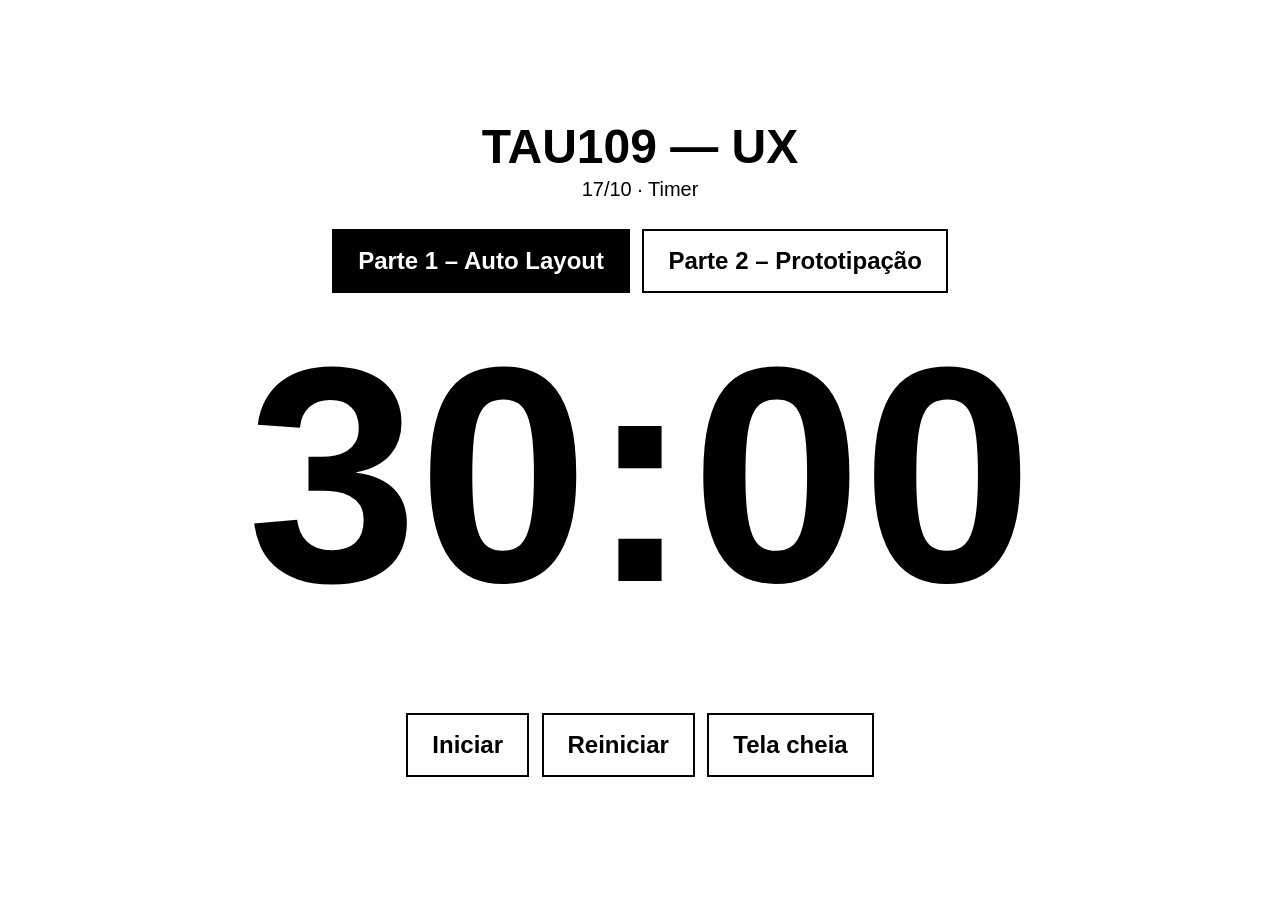
<file: timer/index.html>
<!DOCTYPE html>
<html lang="pt-BR">
<head>
<meta charset="utf-8">
<meta name="viewport" content="width=device-width, initial-scale=1">
<title>Timer — TAU109 — UX</title>
<style>
body{margin:0;background:#fff;color:#000;font-family:"Helvetica Neue",Helvetica,Arial,sans-serif;display:flex;min-height:100vh;align-items:center;justify-content:center}
main{padding:2rem 1rem;box-sizing:border-box;width:100%;max-width:1400px;text-align:center}
h1{font-size:clamp(2rem,8vw,3rem);margin:0 0 .25rem}
p{font-size:1.25rem;margin:0 0 1.5rem}
button{font-family:inherit;color:#000;background:#fff;border:2px solid #000;padding:clamp(.6rem,2vw,1rem) clamp(.9rem,3vw,1.5rem);margin:.25rem;font-size:clamp(1rem,3.5vw,1.5rem);font-weight:bold;cursor:pointer}
button:hover,button.on{background:#000;color:#fff}
#t{font-size:min(24vw,40vh);white-space:nowrap;font-weight:bold;font-variant-numeric:tabular-nums;line-height:1;margin:1.5rem 0}
#msg{font-size:clamp(1.75rem,8vw,3rem);font-weight:bold;min-height:1.2em;margin:0}
body.end{animation:f 1s steps(1) infinite}
body.end button{border-color:currentColor}
@keyframes f{0%{background:#000;color:#fff}50%{background:#fff;color:#000}}
</style>
</head>
<body>
<main>
<h1>TAU109 — UX</h1>
<p>17/10 · Timer</p>
<div>
<button data-m="30" class="on">Parte 1 – Auto Layout</button>
<button data-m="15">Parte 2 – Prototipação</button>
</div>
<div id="t">30:00</div>
<p id="msg" aria-live="assertive"></p>
<div>
<button id="go">Iniciar</button>
<button id="rs">Reiniciar</button>
<button id="fs">Tela cheia</button>
</div>
</main>
<script>
var dur=30*60e3,left=dur,end=0,run=false,iv,ac,beeping;
var $=function(s){return document.querySelector(s)},T=$('#t'),G=$('#go'),M=$('#msg');
function fmt(ms){var s=Math.ceil(ms/1e3);return String(Math.floor(s/60)).padStart(2,'0')+':'+String(s%60).padStart(2,'0')}
function draw(){T.textContent=fmt(left);document.title=fmt(left)+' — Timer TAU109'}
function audio(){try{ac=ac||new(window.AudioContext||window.webkitAudioContext)();ac.resume()}catch(e){}}
function beep(){if(!ac)return;for(var i=0;i<6;i++){var o=ac.createOscillator(),g=ac.createGain(),t=ac.currentTime+i*.5;o.frequency.value=880;o.type='square';g.gain.setValueAtTime(.3,t);g.gain.setValueAtTime(0,t+.3);o.connect(g).connect(ac.destination);o.start(t);o.stop(t+.3)}}
function tick(){left=Math.max(0,end-Date.now());draw();if(left<=0)done()}
function done(){stop();document.body.classList.add('end');M.textContent='Tempo esgotado!';beep()}
function stop(){run=false;clearInterval(iv);G.textContent='Iniciar'}
function toggle(){audio();if(run){tick();stop();return}if(left<=0)return;end=Date.now()+left;run=true;G.textContent='Pausar';iv=setInterval(tick,200)}
function reset(){stop();left=dur;document.body.classList.remove('end');M.textContent='';draw()}
document.querySelectorAll('[data-m]').forEach(function(b){b.onclick=function(){audio();document.querySelectorAll('[data-m]').forEach(function(x){x.classList.remove('on')});b.classList.add('on');dur=b.dataset.m*60e3;reset()}});
G.onclick=toggle;$('#rs').onclick=reset;
$('#fs').onclick=function(){var d=document;if(d.fullscreenElement)d.exitFullscreen();else d.documentElement.requestFullscreen&&d.documentElement.requestFullscreen()};
document.addEventListener('visibilitychange',function(){if(run)tick()});
document.addEventListener('keydown',function(e){if(e.code==='Space'){e.preventDefault();toggle()}else if(e.key==='r'||e.key==='R')reset()});
document.querySelectorAll('button').forEach(function(b){b.addEventListener('keydown',function(e){if(e.code==='Space')e.preventDefault()})});
draw();
</script>
</body>
</html>
</file>
<file: slides/assets/tw.css>
*,:after,:before{--tw-border-spacing-x:0;--tw-border-spacing-y:0;--tw-translate-x:0;--tw-translate-y:0;--tw-rotate:0;--tw-skew-x:0;--tw-skew-y:0;--tw-scale-x:1;--tw-scale-y:1;--tw-pan-x: ;--tw-pan-y: ;--tw-pinch-zoom: ;--tw-scroll-snap-strictness:proximity;--tw-gradient-from-position: ;--tw-gradient-via-position: ;--tw-gradient-to-position: ;--tw-ordinal: ;--tw-slashed-zero: ;--tw-numeric-figure: ;--tw-numeric-spacing: ;--tw-numeric-fraction: ;--tw-ring-inset: ;--tw-ring-offset-width:0px;--tw-ring-offset-color:#fff;--tw-ring-color:rgba(59,130,246,.5);--tw-ring-offset-shadow:0 0 #0000;--tw-ring-shadow:0 0 #0000;--tw-shadow:0 0 #0000;--tw-shadow-colored:0 0 #0000;--tw-blur: ;--tw-brightness: ;--tw-contrast: ;--tw-grayscale: ;--tw-hue-rotate: ;--tw-invert: ;--tw-saturate: ;--tw-sepia: ;--tw-drop-shadow: ;--tw-backdrop-blur: ;--tw-backdrop-brightness: ;--tw-backdrop-contrast: ;--tw-backdrop-grayscale: ;--tw-backdrop-hue-rotate: ;--tw-backdrop-invert: ;--tw-backdrop-opacity: ;--tw-backdrop-saturate: ;--tw-backdrop-sepia: ;--tw-contain-size: ;--tw-contain-layout: ;--tw-contain-paint: ;--tw-contain-style: }::backdrop{--tw-border-spacing-x:0;--tw-border-spacing-y:0;--tw-translate-x:0;--tw-translate-y:0;--tw-rotate:0;--tw-skew-x:0;--tw-skew-y:0;--tw-scale-x:1;--tw-scale-y:1;--tw-pan-x: ;--tw-pan-y: ;--tw-pinch-zoom: ;--tw-scroll-snap-strictness:proximity;--tw-gradient-from-position: ;--tw-gradient-via-position: ;--tw-gradient-to-position: ;--tw-ordinal: ;--tw-slashed-zero: ;--tw-numeric-figure: ;--tw-numeric-spacing: ;--tw-numeric-fraction: ;--tw-ring-inset: ;--tw-ring-offset-width:0px;--tw-ring-offset-color:#fff;--tw-ring-color:rgba(59,130,246,.5);--tw-ring-offset-shadow:0 0 #0000;--tw-ring-shadow:0 0 #0000;--tw-shadow:0 0 #0000;--tw-shadow-colored:0 0 #0000;--tw-blur: ;--tw-brightness: ;--tw-contrast: ;--tw-grayscale: ;--tw-hue-rotate: ;--tw-invert: ;--tw-saturate: ;--tw-sepia: ;--tw-drop-shadow: ;--tw-backdrop-blur: ;--tw-backdrop-brightness: ;--tw-backdrop-contrast: ;--tw-backdrop-grayscale: ;--tw-backdrop-hue-rotate: ;--tw-backdrop-invert: ;--tw-backdrop-opacity: ;--tw-backdrop-saturate: ;--tw-backdrop-sepia: ;--tw-contain-size: ;--tw-contain-layout: ;--tw-contain-paint: ;--tw-contain-style: }/*! tailwindcss v3.4.19 | MIT License | https://tailwindcss.com*/*,:after,:before{box-sizing:border-box;border:0 solid #e5e7eb}:after,:before{--tw-content:""}:host,html{line-height:1.5;-webkit-text-size-adjust:100%;-moz-tab-size:4;-o-tab-size:4;tab-size:4;font-family:ui-sans-serif,system-ui,sans-serif,Apple Color Emoji,Segoe UI Emoji,Segoe UI Symbol,Noto Color Emoji;font-feature-settings:normal;font-variation-settings:normal;-webkit-tap-highlight-color:transparent}body{margin:0;line-height:inherit}hr{height:0;color:inherit;border-top-width:1px}abbr:where([title]){-webkit-text-decoration:underline dotted;text-decoration:underline dotted}h1,h2,h3,h4,h5,h6{font-size:inherit;font-weight:inherit}a{color:inherit;text-decoration:inherit}b,strong{font-weight:bolder}code,kbd,pre,samp{font-family:ui-monospace,SFMono-Regular,Menlo,Monaco,Consolas,Liberation Mono,Courier New,monospace;font-feature-settings:normal;font-variation-settings:normal;font-size:1em}small{font-size:80%}sub,sup{font-size:75%;line-height:0;position:relative;vertical-align:baseline}sub{bottom:-.25em}sup{top:-.5em}table{text-indent:0;border-color:inherit;border-collapse:collapse}button,input,optgroup,select,textarea{font-family:inherit;font-feature-settings:inherit;font-variation-settings:inherit;font-size:100%;font-weight:inherit;line-height:inherit;letter-spacing:inherit;color:inherit;margin:0;padding:0}button,select{text-transform:none}button,input:where([type=button]),input:where([type=reset]),input:where([type=submit]){-webkit-appearance:button;background-color:transparent;background-image:none}:-moz-focusring{outline:auto}:-moz-ui-invalid{box-shadow:none}progress{vertical-align:baseline}::-webkit-inner-spin-button,::-webkit-outer-spin-button{height:auto}[type=search]{-webkit-appearance:textfield;outline-offset:-2px}::-webkit-search-decoration{-webkit-appearance:none}::-webkit-file-upload-button{-webkit-appearance:button;font:inherit}summary{display:list-item}blockquote,dd,dl,figure,h1,h2,h3,h4,h5,h6,hr,p,pre{margin:0}fieldset{margin:0}fieldset,legend{padding:0}menu,ol,ul{list-style:none;margin:0;padding:0}dialog{padding:0}textarea{resize:vertical}input::-moz-placeholder,textarea::-moz-placeholder{opacity:1;color:#9ca3af}input::placeholder,textarea::placeholder{opacity:1;color:#9ca3af}[role=button],button{cursor:pointer}:disabled{cursor:default}audio,canvas,embed,iframe,img,object,svg,video{display:block;vertical-align:middle}img,video{max-width:100%;height:auto}[hidden]:where(:not([hidden=until-found])){display:none}.container{width:100%}@media (min-width:640px){.container{max-width:640px}}@media (min-width:768px){.container{max-width:768px}}@media (min-width:1024px){.container{max-width:1024px}}@media (min-width:1280px){.container{max-width:1280px}}@media (min-width:1536px){.container{max-width:1536px}}.pointer-events-none{pointer-events:none}.fixed{position:fixed}.absolute{position:absolute}.relative{position:relative}.inset-0{inset:0}.inset-\[-0\.88\%_-1\.56\%\]{inset:-.88% -1.56%}.inset-\[-0\.93px_0_0_0\]{inset:-.93px 0 0 0}.inset-\[-1\.01px_0_0_0\]{inset:-1.01px 0 0 0}.inset-\[-1\.08px_0_0_0\]{inset:-1.08px 0 0 0}.inset-\[-1\.5px_0\]{inset:-1.5px 0}.inset-\[-3\.91px_0_-2\.97px_0\]{inset:-3.91px 0 -2.97px 0}.inset-\[-4\.22px_0_-3\.21px_0\]{inset:-4.22px 0 -3.21px 0}.inset-\[-4\.5px_0_-3\.42px_0\]{inset:-4.5px 0 -3.42px 0}.inset-\[-5\.86px_0_-4\.46px_0\]{inset:-5.86px 0 -4.46px 0}.inset-\[-6\.34px_0_-4\.82px_0\]{inset:-6.34px 0 -4.82px 0}.inset-\[-6\.75px_0_-5\.14px_0\]{inset:-6.75px 0 -5.14px 0}.inset-\[-7\.47px_0\]{inset:-7.47px 0}.inset-\[-8\.06\%_-28\.47\%_-8\.06\%_-12\.35\%\]{inset:-8.06% -28.47% -8.06% -12.35%}.inset-\[-8\.08px_0\]{inset:-8.08px 0}.inset-\[-8\.61px_0\]{inset:-8.61px 0}.inset-\[0_-10\.12px_-0\.25px_-10\.1px\]{inset:0 -10.12px -.25px -10.1px}.inset-\[0_-10\.34px_-0\.25px_-10\.1px\]{inset:0 -10.34px -.25px -10.1px}.inset-\[0_-10\.35px_-0\.67px_-10\.76px\]{inset:0 -10.35px -.67px -10.76px}.inset-\[0_-10\.45px_-0\.67px_-10\.76px\]{inset:0 -10.45px -.67px -10.76px}.inset-\[0_-10\.49px_-0\.67px_-10\.76px\]{inset:0 -10.49px -.67px -10.76px}.inset-\[0_-10\.65px_-0\.67px_-10\.76px\]{inset:0 -10.65px -.67px -10.76px}.inset-\[0_-11\.01px_-0\.67px_-10\.76px\]{inset:0 -11.01px -.67px -10.76px}.inset-\[0_-11\.13px_-0\.3px_-10\.76px\]{inset:0 -11.13px -.3px -10.76px}.inset-\[0_-11\.32px_-0\.67px_-10\.76px\]{inset:0 -11.32px -.67px -10.76px}.inset-\[0_-8\.83px_0\.01px_-9\.34px\]{inset:0 -8.83px .01px -9.34px}.inset-\[0_-9\.57px_-0\.25px_-10\.1px\]{inset:0 -9.57px -.25px -10.1px}.inset-\[0_-9\.66px_0\.01px_-9\.34px\]{inset:0 -9.66px .01px -9.34px}.inset-\[42\.11\%_0_45\.26\%_0\]{inset:42.11% 0 45.26% 0}.inset-\[42\.11\%_70\%_45\.26\%_0\]{inset:42.11% 70% 45.26% 0}.inset-\[43\.16\%_13\.24\%_45\.26\%_75\.88\%\]{inset:43.16% 13.24% 45.26% 75.88%}.inset-\[46\.32\%_57\.65\%_46\.32\%_40\%\]{inset:46.32% 57.65% 46.32% 40%}.inset-\[5\.26\%_27\.65\%_5\.26\%_44\.12\%\]{inset:5.26% 27.65% 5.26% 44.12%}.inset-\[5\.26\%_68\.82\%_5\.26\%_2\.94\%\]{inset:5.26% 68.82% 5.26% 2.94%}.inset-\[63\.16\%_0\.59\%_24\.21\%_93\.53\%\]{inset:63.16% .59% 24.21% 93.53%}.inset-\[63\.16\%_61\.76\%_24\.21\%_25\.29\%\]{inset:63.16% 61.76% 24.21% 25.29%}.inset-\[63\.16\%_96\.18\%_24\.21\%_0\]{inset:63.16% 96.18% 24.21% 0}.bottom-1\/2{bottom:50%}.bottom-\[27\.66\%\]{bottom:27.66%}.left-0{left:0}.left-\[-3px\]{left:-3px}.left-\[110px\]{left:110px}.left-\[112px\]{left:112px}.left-\[11px\]{left:11px}.left-\[12px\]{left:12px}.left-\[1386\.84px\]{left:1386.84px}.left-\[1400px\]{left:1400px}.left-\[147px\]{left:147px}.left-\[14px\]{left:14px}.left-\[168px\]{left:168px}.left-\[172px\]{left:172px}.left-\[17px\]{left:17px}.left-\[200px\]{left:200px}.left-\[20px\]{left:20px}.left-\[223px\]{left:223px}.left-\[224px\]{left:224px}.left-\[22px\]{left:22px}.left-\[24px\]{left:24px}.left-\[250px\]{left:250px}.left-\[284px\]{left:284px}.left-\[310px\]{left:310px}.left-\[32\.94\%\]{left:32.94%}.left-\[32px\]{left:32px}.left-\[336px\]{left:336px}.left-\[4px\]{left:4px}.left-\[50px\]{left:50px}.left-\[55px\]{left:55px}.left-\[88px\]{left:88px}.left-\[91px\]{left:91px}.left-\[973\.1px\]{left:973.1px}.left-\[983px\]{left:983px}.left-\[calc\(50\%\+106\.36px\)\]{left:calc(50% + 106.36px)}.left-\[calc\(50\%\+148\.12px\)\]{left:calc(50% + 148.12px)}.left-\[calc\(50\%\+15\.96px\)\]{left:calc(50% + 15.96px)}.left-\[calc\(50\%\+229\.53px\)\]{left:calc(50% + 229.53px)}.left-\[calc\(50\%\+242\.22px\)\]{left:calc(50% + 242.22px)}.left-\[calc\(50\%\+253\.85px\)\]{left:calc(50% + 253.85px)}.left-\[calc\(50\%\+32\.88px\)\]{left:calc(50% + 32.88px)}.left-\[calc\(50\%\+330\.51px\)\]{left:calc(50% + 330.51px)}.left-\[calc\(50\%\+34\.99px\)\]{left:calc(50% + 34.99px)}.left-\[calc\(50\%\+406\.1px\)\]{left:calc(50% + 406.1px)}.left-\[calc\(50\%\+410\.61px\)\]{left:calc(50% + 410.61px)}.left-\[calc\(50\%\+418\.79px\)\]{left:calc(50% + 418.79px)}.left-\[calc\(50\%\+423\.02px\)\]{left:calc(50% + 423.02px)}.left-\[calc\(50\%\+427\.25px\)\]{left:calc(50% + 427.25px)}.left-\[calc\(50\%\+430\.42px\)\]{left:calc(50% + 430.42px)}.left-\[calc\(50\%\+431\.48px\)\]{left:calc(50% + 431.48px)}.left-\[calc\(50\%\+522\.94px\)\]{left:calc(50% + 522.94px)}.left-\[calc\(50\%\+58\.25px\)\]{left:calc(50% + 58.25px)}.left-\[calc\(50\%-0\.52px\)\]{left:calc(50% - .52px)}.left-\[calc\(50\%-0\.69px\)\]{left:calc(50% - .69px)}.left-\[calc\(50\%-0\.72px\)\]{left:calc(50% - .72px)}.left-\[calc\(50\%-25\.5px\)\]{left:calc(50% - 25.5px)}.left-\[calc\(50\%-416\.33px\)\]{left:calc(50% - 416.33px)}.left-\[calc\(50\%-416\.34px\)\]{left:calc(50% - 416.34px)}.left-\[calc\(50\%-424\.31px\)\]{left:calc(50% - 424.31px)}.left-\[calc\(50\%-435\.44px\)\]{left:calc(50% - 435.44px)}.left-\[calc\(50\%-435\.94px\)\]{left:calc(50% - 435.94px)}.left-\[calc\(50\%-440\.02px\)\]{left:calc(50% - 440.02px)}.left-\[calc\(50\%-444\.25px\)\]{left:calc(50% - 444.25px)}.left-\[calc\(50\%-48\.43px\)\]{left:calc(50% - 48.43px)}.left-\[calc\(50\%-566\.9px\)\]{left:calc(50% - 566.9px)}.left-\[calc\(50\%-619\.23px\)\]{left:calc(50% - 619.23px)}.left-\[calc\(50\%-701\.17px\)\]{left:calc(50% - 701.17px)}.left-\[calc\(50\%-708\.58px\)\]{left:calc(50% - 708.58px)}.left-\[calc\(50\%-717\.04px\)\]{left:calc(50% - 717.04px)}.left-\[calc\(50\%-72\.36px\)\]{left:calc(50% - 72.36px)}.left-\[calc\(50\%-760\.91px\)\]{left:calc(50% - 760.91px)}.left-\[calc\(50\%-761\.31px\)\]{left:calc(50% - 761.31px)}.left-\[calc\(50\%-784\.24px\)\]{left:calc(50% - 784.24px)}.left-\[calc\(50\%-808\.17px\)\]{left:calc(50% - 808.17px)}.left-\[calc\(50\%-816\.14px\)\]{left:calc(50% - 816.14px)}.left-\[calc\(50\%-837\.08px\)\]{left:calc(50% - 837.08px)}.left-\[calc\(50\%-838\.08px\)\]{left:calc(50% - 838.08px)}.left-\[calc\(50\%-838\.62px\)\]{left:calc(50% - 838.62px)}.left-\[calc\(50\%-855\.54px\)\]{left:calc(50% - 855.54px)}.left-\[calc\(50\%-856\.02px\)\]{left:calc(50% - 856.02px)}.right-\[58\.24\%\]{right:58.24%}.top-0{top:0}.top-1\/2{top:50%}.top-\[-3px\]{top:-3px}.top-\[-4\.78px\]{top:-4.78px}.top-\[101px\]{top:101px}.top-\[10px\]{top:10px}.top-\[114px\]{top:114px}.top-\[124px\]{top:124px}.top-\[133px\]{top:133px}.top-\[13px\]{top:13px}.top-\[142px\]{top:142px}.top-\[14px\]{top:14px}.top-\[158px\]{top:158px}.top-\[15px\]{top:15px}.top-\[174px\]{top:174px}.top-\[176px\]{top:176px}.top-\[191px\]{top:191px}.top-\[19px\]{top:19px}.top-\[2\.13\%\]{top:2.13%}.top-\[207px\]{top:207px}.top-\[20px\]{top:20px}.top-\[22px\]{top:22px}.top-\[23px\]{top:23px}.top-\[243px\]{top:243px}.top-\[280px\]{top:280px}.top-\[28px\]{top:28px}.top-\[296px\]{top:296px}.top-\[308px\]{top:308px}.top-\[313px\]{top:313px}.top-\[323\.29px\]{top:323.29px}.top-\[332px\]{top:332px}.top-\[40px\]{top:40px}.top-\[42px\]{top:42px}.top-\[4px\]{top:4px}.top-\[50px\]{top:50px}.top-\[72px\]{top:72px}.top-\[80\.65px\]{top:80.65px}.top-\[95px\]{top:95px}.top-\[calc\(50\%\+122\.05px\)\]{top:calc(50% + 122.05px)}.top-\[calc\(50\%\+131\.85px\)\]{top:calc(50% + 131.85px)}.top-\[calc\(50\%\+140\.62px\)\]{top:calc(50% + 140.62px)}.top-\[calc\(50\%\+193\.25px\)\]{top:calc(50% + 193.25px)}.top-\[calc\(50\%\+254\.65px\)\]{top:calc(50% + 254.65px)}.top-\[calc\(50\%\+254\.66px\)\]{top:calc(50% + 254.66px)}.top-\[calc\(50\%\+277\.68px\)\]{top:calc(50% + 277.68px)}.top-\[calc\(50\%\+298\.51px\)\]{top:calc(50% + 298.51px)}.top-\[calc\(50\%\+332\.57px\)\]{top:calc(50% + 332.57px)}.top-\[calc\(50\%\+342\.37px\)\]{top:calc(50% + 342.37px)}.top-\[calc\(50\%\+351\.14px\)\]{top:calc(50% + 351.14px)}.top-\[calc\(50\%\+44\.13px\)\]{top:calc(50% + 44.13px)}.top-\[calc\(50\%\+44\.14px\)\]{top:calc(50% + 44.14px)}.top-\[calc\(50\%\+67\.16px\)\]{top:calc(50% + 67.16px)}.top-\[calc\(50\%\+87\.99px\)\]{top:calc(50% + 87.99px)}.top-\[calc\(50\%-116\.63px\)\]{top:calc(50% - 116.63px)}.top-\[calc\(50\%-139\.47px\)\]{top:calc(50% - 139.47px)}.top-\[calc\(50\%-161\.36px\)\]{top:calc(50% - 161.36px)}.top-\[calc\(50\%-192\.84px\)\]{top:calc(50% - 192.84px)}.top-\[calc\(50\%-200\.38px\)\]{top:calc(50% - 200.38px)}.top-\[calc\(50\%-213\.43px\)\]{top:calc(50% - 213.43px)}.top-\[calc\(50\%-215\.6px\)\]{top:calc(50% - 215.6px)}.top-\[calc\(50\%-223\.22px\)\]{top:calc(50% - 223.22px)}.top-\[calc\(50\%-225\.78px\)\]{top:calc(50% - 225.78px)}.top-\[calc\(50\%-229\.9px\)\]{top:calc(50% - 229.9px)}.top-\[calc\(50\%-231\.68px\)\]{top:calc(50% - 231.68px)}.top-\[calc\(50\%-237\.1px\)\]{top:calc(50% - 237.1px)}.top-\[calc\(50\%-242\.25px\)\]{top:calc(50% - 242.25px)}.top-\[calc\(50\%-261\.28px\)\]{top:calc(50% - 261.28px)}.top-\[calc\(50\%-279\.31px\)\]{top:calc(50% - 279.31px)}.top-\[calc\(50\%-320\.48px\)\]{top:calc(50% - 320.48px)}.top-\[calc\(50\%-332\.83px\)\]{top:calc(50% - 332.83px)}.top-\[calc\(50\%-344\.15px\)\]{top:calc(50% - 344.15px)}.top-\[calc\(50\%-360\.25px\)\]{top:calc(50% - 360.25px)}.top-\[calc\(50\%-365\.77px\)\]{top:calc(50% - 365.77px)}.top-\[calc\(50\%-375\.48px\)\]{top:calc(50% - 375.48px)}.top-\[calc\(50\%-389\.76px\)\]{top:calc(50% - 389.76px)}.top-\[calc\(50\%-416\.4px\)\]{top:calc(50% - 416.4px)}.top-\[calc\(50\%-419\.3px\)\]{top:calc(50% - 419.3px)}.top-\[calc\(50\%-421\.16px\)\]{top:calc(50% - 421.16px)}.top-\[calc\(50\%-435\.76px\)\]{top:calc(50% - 435.76px)}.top-\[calc\(50\%-435\.77px\)\]{top:calc(50% - 435.77px)}.top-\[calc\(50\%-436\.38px\)\]{top:calc(50% - 436.38px)}.top-\[calc\(50\%-436\.39px\)\]{top:calc(50% - 436.39px)}.top-\[calc\(50\%-78\.57px\)\]{top:calc(50% - 78.57px)}.mb-0{margin-bottom:0}.block{display:block}.flex{display:flex}.grid{display:grid}.contents{display:contents}.size-\[11px\]{width:11px;height:11px}.size-\[14px\]{width:14px;height:14px}.size-\[15\.556px\]{width:15.556px;height:15.556px}.size-\[177px\]{width:177px;height:177px}.size-\[18px\]{width:18px;height:18px}.size-\[20px\]{width:20px;height:20px}.size-\[22px\]{width:22px;height:22px}.size-\[29\.887px\]{width:29.887px;height:29.887px}.size-\[32\.327px\]{width:32.327px;height:32.327px}.size-\[320px\]{width:320px;height:320px}.size-\[32px\]{width:32px;height:32px}.size-\[34\.435px\]{width:34.435px;height:34.435px}.size-\[44\.83px\]{width:44.83px;height:44.83px}.size-\[440px\]{width:440px;height:440px}.size-\[48\.49px\]{width:48.49px;height:48.49px}.size-\[51\.652px\]{width:51.652px;height:51.652px}.size-\[56px\]{width:56px;height:56px}.size-\[57px\]{width:57px;height:57px}.size-\[63px\]{width:63px;height:63px}.size-\[72px\]{width:72px;height:72px}.size-\[7px\]{width:7px;height:7px}.size-\[80px\]{width:80px;height:80px}.size-\[86\.06px\]{width:86.06px;height:86.06px}.size-\[87px\]{width:87px;height:87px}.size-\[96px\]{width:96px;height:96px}.size-full{width:100%;height:100%}.h-0{height:0}.h-\[104px\]{height:104px}.h-\[105\.261px\]{height:105.261px}.h-\[10px\]{height:10px}.h-\[120px\]{height:120px}.h-\[12px\]{height:12px}.h-\[136px\]{height:136px}.h-\[14px\]{height:14px}.h-\[15\.226px\]{height:15.226px}.h-\[15\.24px\]{height:15.24px}.h-\[15\.952px\]{height:15.952px}.h-\[150px\]{height:150px}.h-\[16\.469px\]{height:16.469px}.h-\[16\.484px\]{height:16.484px}.h-\[16\.917px\]{height:16.917px}.h-\[160px\]{height:160px}.h-\[17\.543px\]{height:17.543px}.h-\[17\.559px\]{height:17.559px}.h-\[180px\]{height:180px}.h-\[190px\]{height:190px}.h-\[197\.943px\]{height:197.943px}.h-\[200px\]{height:200px}.h-\[20px\]{height:20px}.h-\[214\.102px\]{height:214.102px}.h-\[220px\]{height:220px}.h-\[24\.704px\]{height:24.704px}.h-\[250px\]{height:250px}.h-\[256px\]{height:256px}.h-\[28px\]{height:28px}.h-\[30\.453px\]{height:30.453px}.h-\[300px\]{height:300px}.h-\[30px\]{height:30px}.h-\[319\.755px\]{height:319.755px}.h-\[340px\]{height:340px}.h-\[350\.207px\]{height:350.207px}.h-\[365\.434px\]{height:365.434px}.h-\[36px\]{height:36px}.h-\[378\.796px\]{height:378.796px}.h-\[380px\]{height:380px}.h-\[400px\]{height:400px}.h-\[403\.5px\]{height:403.5px}.h-\[408px\]{height:408px}.h-\[40px\]{height:40px}.h-\[41\.173px\]{height:41.173px}.h-\[420px\]{height:420px}.h-\[440px\]{height:440px}.h-\[444px\]{height:444px}.h-\[45\.679px\]{height:45.679px}.h-\[454px\]{height:454px}.h-\[460px\]{height:460px}.h-\[48px\]{height:48px}.h-\[4px\]{height:4px}.h-\[50\.4px\]{height:50.4px}.h-\[520px\]{height:520px}.h-\[52px\]{height:52px}.h-\[560px\]{height:560px}.h-\[56px\]{height:56px}.h-\[584px\]{height:584px}.h-\[5px\]{height:5px}.h-\[64px\]{height:64px}.h-\[700px\]{height:700px}.h-\[72px\]{height:72px}.h-\[74\.717px\]{height:74.717px}.h-\[76\.132px\]{height:76.132px}.h-\[80\.816px\]{height:80.816px}.h-\[82\.347px\]{height:82.347px}.h-\[84px\]{height:84px}.h-\[86\.087px\]{height:86.087px}.h-\[87\.717px\]{height:87.717px}.h-\[90px\]{height:90px}.h-\[96px\]{height:96px}.h-full{height:100%}.min-h-px{min-height:1px}.w-0{width:0}.w-\[105\.261px\]{width:105.261px}.w-\[10px\]{width:10px}.w-\[1100px\]{width:1100px}.w-\[112px\]{width:112px}.w-\[1140px\]{width:1140px}.w-\[118px\]{width:118px}.w-\[120px\]{width:120px}.w-\[140px\]{width:140px}.w-\[15\.226px\]{width:15.226px}.w-\[15\.952px\]{width:15.952px}.w-\[1500px\]{width:1500px}.w-\[150px\]{width:150px}.w-\[151\.194px\]{width:151.194px}.w-\[16\.469px\]{width:16.469px}.w-\[16\.917px\]{width:16.917px}.w-\[1600px\]{width:1600px}.w-\[160px\]{width:160px}.w-\[162\.825px\]{width:162.825px}.w-\[16px\]{width:16px}.w-\[171px\]{width:171px}.w-\[172px\]{width:172px}.w-\[180px\]{width:180px}.w-\[182\.914px\]{width:182.914px}.w-\[196px\]{width:196px}.w-\[197\.943px\]{width:197.943px}.w-\[198px\]{width:198px}.w-\[200px\]{width:200px}.w-\[206px\]{width:206px}.w-\[214\.102px\]{width:214.102px}.w-\[220px\]{width:220px}.w-\[236px\]{width:236px}.w-\[240px\]{width:240px}.w-\[24px\]{width:24px}.w-\[25\.375px\]{width:25.375px}.w-\[250px\]{width:250px}.w-\[260px\]{width:260px}.w-\[266\.441px\]{width:266.441px}.w-\[290px\]{width:290px}.w-\[300px\]{width:300px}.w-\[320px\]{width:320px}.w-\[340px\]{width:340px}.w-\[342px\]{width:342px}.w-\[350\.207px\]{width:350.207px}.w-\[352px\]{width:352px}.w-\[365\.434px\]{width:365.434px}.w-\[370px\]{width:370px}.w-\[371\.114px\]{width:371.114px}.w-\[372\.171px\]{width:372.171px}.w-\[380px\]{width:380px}.w-\[39\.2px\]{width:39.2px}.w-\[400px\]{width:400px}.w-\[408px\]{width:408px}.w-\[40px\]{width:40px}.w-\[41\.173px\]{width:41.173px}.w-\[420px\]{width:420px}.w-\[424px\]{width:424px}.w-\[440px\]{width:440px}.w-\[464px\]{width:464px}.w-\[47\.857px\]{width:47.857px}.w-\[480px\]{width:480px}.w-\[504px\]{width:504px}.w-\[520px\]{width:520px}.w-\[560px\]{width:560px}.w-\[56px\]{width:56px}.w-\[640px\]{width:640px}.w-\[644\.434px\]{width:644.434px}.w-\[687\.951px\]{width:687.951px}.w-\[689\.264px\]{width:689.264px}.w-\[697\.041px\]{width:697.041px}.w-\[729\.54px\]{width:729.54px}.w-\[742\.5px\]{width:742.5px}.w-\[745\.531px\]{width:745.531px}.w-\[746\.457px\]{width:746.457px}.w-\[760px\]{width:760px}.w-\[780px\]{width:780px}.w-\[783\.665px\]{width:783.665px}.w-\[79\.298px\]{width:79.298px}.w-\[794\.152px\]{width:794.152px}.w-\[799\.618px\]{width:799.618px}.w-\[7px\]{width:7px}.w-\[82\.347px\]{width:82.347px}.w-\[831\.041px\]{width:831.041px}.w-\[87\.717px\]{width:87.717px}.w-\[87\.756px\]{width:87.756px}.w-\[884px\]{width:884px}.w-\[88px\]{width:88px}.w-\[90px\]{width:90px}.w-full{width:100%}.min-w-px{min-width:1px}.max-w-\[360px\]{max-width:360px}.max-w-\[403\.4716558456421px\]{max-width:403.4716558456421px}.max-w-\[436\.4081611633301px\]{max-width:436.4081611633301px}.max-w-\[464\.8695831298828px\]{max-width:464.8695831298828px}.max-w-none{max-width:none}.flex-\[1_0_0\]{flex:1 0 0}.flex-none{flex:none}.shrink-0{flex-shrink:0}.-translate-x-1\/2{--tw-translate-x:-50%}.-translate-x-1\/2,.-translate-y-1\/2{transform:translate(var(--tw-translate-x),var(--tw-translate-y)) rotate(var(--tw-rotate)) skewX(var(--tw-skew-x)) skewY(var(--tw-skew-y)) scaleX(var(--tw-scale-x)) scaleY(var(--tw-scale-y))}.-translate-y-1\/2{--tw-translate-y:-50%}.-rotate-45{--tw-rotate:-45deg}.-rotate-45,.-rotate-60{transform:translate(var(--tw-translate-x),var(--tw-translate-y)) rotate(var(--tw-rotate)) skewX(var(--tw-skew-x)) skewY(var(--tw-skew-y)) scaleX(var(--tw-scale-x)) scaleY(var(--tw-scale-y))}.-rotate-60{--tw-rotate:-60deg}.rotate-90{--tw-rotate:90deg;transform:translate(var(--tw-translate-x),var(--tw-translate-y)) rotate(var(--tw-rotate)) skewX(var(--tw-skew-x)) skewY(var(--tw-skew-y)) scaleX(var(--tw-scale-x)) scaleY(var(--tw-scale-y))}.flex-col{flex-direction:column}.flex-wrap{flex-wrap:wrap}.content-start{align-content:flex-start}.content-stretch{align-content:stretch}.items-start{align-items:flex-start}.items-end{align-items:flex-end}.items-center{align-items:center}.justify-end{justify-content:flex-end}.justify-center{justify-content:center}.justify-between{justify-content:space-between}.gap-\[0\.934px\]{gap:.934px}.gap-\[1\.01px\]{gap:1.01px}.gap-\[1\.076px\]{gap:1.076px}.gap-\[100px\]{gap:100px}.gap-\[10px\]{gap:10px}.gap-\[120px\]{gap:120px}.gap-\[12px\]{gap:12px}.gap-\[14\.943px\]{gap:14.943px}.gap-\[14px\]{gap:14px}.gap-\[16\.163px\]{gap:16.163px}.gap-\[160px\]{gap:160px}.gap-\[16px\]{gap:16px}.gap-\[17\.217px\]{gap:17.217px}.gap-\[18px\]{gap:18px}.gap-\[200px\]{gap:200px}.gap-\[20px\]{gap:20px}.gap-\[22\.415px\]{gap:22.415px}.gap-\[24\.245px\]{gap:24.245px}.gap-\[24px\]{gap:24px}.gap-\[25\.826px\]{gap:25.826px}.gap-\[28px\]{gap:28px}.gap-\[2px\]{gap:2px}.gap-\[32px\]{gap:32px}.gap-\[35px\]{gap:35px}.gap-\[36px\]{gap:36px}.gap-\[3px\]{gap:3px}.gap-\[40px\]{gap:40px}.gap-\[44\.83px\]{gap:44.83px}.gap-\[44px\]{gap:44px}.gap-\[48\.49px\]{gap:48.49px}.gap-\[48px\]{gap:48px}.gap-\[4px\]{gap:4px}.gap-\[51\.652px\]{gap:51.652px}.gap-\[56px\]{gap:56px}.gap-\[60px\]{gap:60px}.gap-\[64px\]{gap:64px}.gap-\[6px\]{gap:6px}.gap-\[72px\]{gap:72px}.gap-\[80px\]{gap:80px}.gap-\[8px\]{gap:8px}.gap-\[96px\]{gap:96px}.gap-\[var\(--spacing\\\/12\2c 22\.41509199142456px\)\]{gap:var(--spacing\/12,22.41509199142456px)}.gap-\[var\(--spacing\\\/12\2c 24\.244897842407227px\)\]{gap:var(--spacing\/12,24.244897842407227px)}.gap-\[var\(--spacing\\\/12\2c 25\.826087951660156px\)\]{gap:var(--spacing\/12,25.826087951660156px)}.gap-\[var\(--spacing\\\/4\2c 7\.472px\)\]{gap:var(--spacing\/4,7.472px)}.gap-\[var\(--spacing\\\/4\2c 8\.082px\)\]{gap:var(--spacing\/4,8.082px)}.gap-\[var\(--spacing\\\/4\2c 8\.609px\)\]{gap:var(--spacing\/4,8.609px)}.gap-\[var\(--spacing\\\/8\2c 14\.943px\)\]{gap:var(--spacing\/8,14.943px)}.gap-\[var\(--spacing\\\/8\2c 16\.163px\)\]{gap:var(--spacing\/8,16.163px)}.gap-\[var\(--spacing\\\/8\2c 17\.217px\)\]{gap:var(--spacing\/8,17.217px)}.self-stretch{align-self:stretch}.overflow-hidden{overflow:hidden}.overflow-clip{overflow:clip}.text-ellipsis{text-overflow:ellipsis}.whitespace-nowrap{white-space:nowrap}.whitespace-pre{white-space:pre}.whitespace-pre-wrap{white-space:pre-wrap}.rounded-\[10px\]{border-radius:10px}.rounded-\[12px\]{border-radius:12px}.rounded-\[14px\]{border-radius:14px}.rounded-\[16px\]{border-radius:16px}.rounded-\[20px\]{border-radius:20px}.rounded-\[22\.415px\]{border-radius:22.415px}.rounded-\[24\.245px\]{border-radius:24.245px}.rounded-\[24px\]{border-radius:24px}.rounded-\[25\.826px\]{border-radius:25.826px}.rounded-\[26px\]{border-radius:26px}.rounded-\[28px\]{border-radius:28px}.rounded-\[2px\]{border-radius:2px}.rounded-\[3\.736px\]{border-radius:3.736px}.rounded-\[32px\]{border-radius:32px}.rounded-\[4\.041px\]{border-radius:4.041px}.rounded-\[4\.304px\]{border-radius:4.304px}.rounded-\[4px\]{border-radius:4px}.rounded-\[5px\]{border-radius:5px}.rounded-\[6px\]{border-radius:6px}.rounded-\[7px\]{border-radius:7px}.rounded-\[8px\]{border-radius:8px}.rounded-\[999px\]{border-radius:999px}.rounded-\[var\(--radius\\\/full\2c 186\.792px\)\]{border-radius:var(--radius\/full,186.792px)}.rounded-\[var\(--radius\\\/full\2c 202\.041px\)\]{border-radius:var(--radius\/full,202.041px)}.rounded-\[var\(--radius\\\/full\2c 215\.217px\)\]{border-radius:var(--radius\/full,215.217px)}.border{border-width:1px}.border-2{border-width:2px}.border-3{border-width:3px}.border-4{border-width:4px}.border-48{border-width:48px}.border-\[0\.934px\]{border-width:.934px}.border-\[1\.01px\]{border-width:1.01px}.border-\[1\.076px\]{border-width:1.076px}.border-\[1\.5px\]{border-width:1.5px}.border-\[1\.6px\]{border-width:1.6px}.border-b-8{border-bottom-width:8px}.border-l-3{border-left-width:3px}.border-r{border-right-width:1px}.border-r-3{border-right-width:3px}.border-t-3{border-top-width:3px}.border-solid{border-style:solid}.border-dashed{border-style:dashed}.border-\[\#0d69d4\]{--tw-border-opacity:1;border-color:rgb(13 105 212/var(--tw-border-opacity,1))}.border-\[\#0d99ff\]{--tw-border-opacity:1;border-color:rgb(13 153 255/var(--tw-border-opacity,1))}.border-\[\#1c1c1e\]{--tw-border-opacity:1;border-color:rgb(28 28 30/var(--tw-border-opacity,1))}.border-\[\#1da45a\]{--tw-border-opacity:1;border-color:rgb(29 164 90/var(--tw-border-opacity,1))}.border-\[\#2f6bff\]{--tw-border-opacity:1;border-color:rgb(47 107 255/var(--tw-border-opacity,1))}.border-\[\#7a4dff\]{--tw-border-opacity:1;border-color:rgb(122 77 255/var(--tw-border-opacity,1))}.border-\[\#9747ff\]{--tw-border-opacity:1;border-color:rgb(151 71 255/var(--tw-border-opacity,1))}.border-\[\#9a9a9a\]{--tw-border-opacity:1;border-color:rgb(154 154 154/var(--tw-border-opacity,1))}.border-\[\#bbb\]{--tw-border-opacity:1;border-color:rgb(187 187 187/var(--tw-border-opacity,1))}.border-\[\#d1d1d6\]{--tw-border-opacity:1;border-color:rgb(209 209 214/var(--tw-border-opacity,1))}.border-\[\#e5398b\]{--tw-border-opacity:1;border-color:rgb(229 57 139/var(--tw-border-opacity,1))}.border-\[\#e5e5e5\]{--tw-border-opacity:1;border-color:rgb(229 229 229/var(--tw-border-opacity,1))}.border-\[\#f08a00\]{--tw-border-opacity:1;border-color:rgb(240 138 0/var(--tw-border-opacity,1))}.border-\[\#ff4fa3\]{--tw-border-opacity:1;border-color:rgb(255 79 163/var(--tw-border-opacity,1))}.border-\[rgba\(29\2c 164\2c 90\2c 0\.44\)\]{border-color:rgba(29,164,90,.44)}.border-\[var\(--superf\ED cie\2c \#f0f0f0\)\]{border-color:var(--superfície,#f0f0f0)}.border-black{--tw-border-opacity:1;border-color:rgb(0 0 0/var(--tw-border-opacity,1))}.bg-\[\#007aff\]{--tw-bg-opacity:1;background-color:rgb(0 122 255/var(--tw-bg-opacity,1))}.bg-\[\#007d00\]{--tw-bg-opacity:1;background-color:rgb(0 125 0/var(--tw-bg-opacity,1))}.bg-\[\#0d99ff\]{--tw-bg-opacity:1;background-color:rgb(13 153 255/var(--tw-bg-opacity,1))}.bg-\[\#1a47c2\]{--tw-bg-opacity:1;background-color:rgb(26 71 194/var(--tw-bg-opacity,1))}.bg-\[\#1c1c1e\]{--tw-bg-opacity:1;background-color:rgb(28 28 30/var(--tw-bg-opacity,1))}.bg-\[\#1da45a\]{--tw-bg-opacity:1;background-color:rgb(29 164 90/var(--tw-bg-opacity,1))}.bg-\[\#1e1e1e\]{--tw-bg-opacity:1;background-color:rgb(30 30 30/var(--tw-bg-opacity,1))}.bg-\[\#20b26b\]{--tw-bg-opacity:1;background-color:rgb(32 178 107/var(--tw-bg-opacity,1))}.bg-\[\#2f6bff\]{--tw-bg-opacity:1;background-color:rgb(47 107 255/var(--tw-bg-opacity,1))}.bg-\[\#7a4dff\]{--tw-bg-opacity:1;background-color:rgb(122 77 255/var(--tw-bg-opacity,1))}.bg-\[\#8e5cff\]{--tw-bg-opacity:1;background-color:rgb(142 92 255/var(--tw-bg-opacity,1))}.bg-\[\#9a9a9a\]{--tw-bg-opacity:1;background-color:rgb(154 154 154/var(--tw-bg-opacity,1))}.bg-\[\#b5b5b5\]{--tw-bg-opacity:1;background-color:rgb(181 181 181/var(--tw-bg-opacity,1))}.bg-\[\#c54600\]{--tw-bg-opacity:1;background-color:rgb(197 70 0/var(--tw-bg-opacity,1))}.bg-\[\#d9d9d9\]{--tw-bg-opacity:1;background-color:rgb(217 217 217/var(--tw-bg-opacity,1))}.bg-\[\#e5398b\]{--tw-bg-opacity:1;background-color:rgb(229 57 139/var(--tw-bg-opacity,1))}.bg-\[\#e5f4ff\]{--tw-bg-opacity:1;background-color:rgb(229 244 255/var(--tw-bg-opacity,1))}.bg-\[\#eaf6fb\]{--tw-bg-opacity:1;background-color:rgb(234 246 251/var(--tw-bg-opacity,1))}.bg-\[\#ebf1ff\]{--tw-bg-opacity:1;background-color:rgb(235 241 255/var(--tw-bg-opacity,1))}.bg-\[\#ecf8f1\]{--tw-bg-opacity:1;background-color:rgb(236 248 241/var(--tw-bg-opacity,1))}.bg-\[\#ededed\]{--tw-bg-opacity:1;background-color:rgb(237 237 237/var(--tw-bg-opacity,1))}.bg-\[\#eef2ff\]{--tw-bg-opacity:1;background-color:rgb(238 242 255/var(--tw-bg-opacity,1))}.bg-\[\#f08a00\]{--tw-bg-opacity:1;background-color:rgb(240 138 0/var(--tw-bg-opacity,1))}.bg-\[\#f2edff\]{--tw-bg-opacity:1;background-color:rgb(242 237 255/var(--tw-bg-opacity,1))}.bg-\[\#f2f2f7\]{--tw-bg-opacity:1;background-color:rgb(242 242 247/var(--tw-bg-opacity,1))}.bg-\[\#f3eeff\]{--tw-bg-opacity:1;background-color:rgb(243 238 255/var(--tw-bg-opacity,1))}.bg-\[\#f7f2fa\]{--tw-bg-opacity:1;background-color:rgb(247 242 250/var(--tw-bg-opacity,1))}.bg-\[\#fdecef\]{--tw-bg-opacity:1;background-color:rgb(253 236 239/var(--tw-bg-opacity,1))}.bg-\[\#fdeff6\]{--tw-bg-opacity:1;background-color:rgb(253 239 246/var(--tw-bg-opacity,1))}.bg-\[\#ff2d55\]{--tw-bg-opacity:1;background-color:rgb(255 45 85/var(--tw-bg-opacity,1))}.bg-\[\#ff4fa3\]{--tw-bg-opacity:1;background-color:rgb(255 79 163/var(--tw-bg-opacity,1))}.bg-\[\#ffd6e8\]{--tw-bg-opacity:1;background-color:rgb(255 214 232/var(--tw-bg-opacity,1))}.bg-\[\#ffe2bb\]{--tw-bg-opacity:1;background-color:rgb(255 226 187/var(--tw-bg-opacity,1))}.bg-\[\#fff1e0\]{--tw-bg-opacity:1;background-color:rgb(255 241 224/var(--tw-bg-opacity,1))}.bg-\[\#fff4e5\]{--tw-bg-opacity:1;background-color:rgb(255 244 229/var(--tw-bg-opacity,1))}.bg-\[rgba\(0\2c 0\2c 0\2c 0\.12\)\]{background-color:rgba(0,0,0,.12)}.bg-\[rgba\(0\2c 125\2c 0\2c 0\.3\)\]{background-color:rgba(0,125,0,.3)}.bg-\[rgba\(107\2c 107\2c 107\2c 0\.12\)\]{background-color:hsla(0,0%,42%,.12)}.bg-\[rgba\(122\2c 77\2c 255\2c 0\.12\)\]{background-color:rgba(122,77,255,.12)}.bg-\[rgba\(13\2c 105\2c 212\2c 0\.2\)\]{background-color:rgba(13,105,212,.2)}.bg-\[rgba\(197\2c 70\2c 0\2c 0\.3\)\]{background-color:rgba(197,70,0,.3)}.bg-\[rgba\(229\2c 57\2c 139\2c 0\.12\)\]{background-color:rgba(229,57,139,.12)}.bg-\[rgba\(229\2c 57\2c 139\2c 0\.3\)\]{background-color:rgba(229,57,139,.3)}.bg-\[rgba\(240\2c 138\2c 0\2c 0\.12\)\]{background-color:rgba(240,138,0,.12)}.bg-\[rgba\(240\2c 138\2c 0\2c 0\.25\)\]{background-color:rgba(240,138,0,.25)}.bg-\[rgba\(29\2c 164\2c 90\2c 0\.12\)\]{background-color:rgba(29,164,90,.12)}.bg-\[rgba\(47\2c 107\2c 255\2c 0\.12\)\]{background-color:rgba(47,107,255,.12)}.bg-\[rgba\(47\2c 107\2c 255\2c 0\.2\)\]{background-color:rgba(47,107,255,.2)}.bg-\[var\(--color\\\/surface\\\/brand\\\/soft\2c \#feead4\)\]{background-color:var(--color\/surface\/brand\/soft,#feead4)}.bg-\[var\(--color\\\/surface\\\/neutral\\\/strongest\2c \#1e1a19\)\]{background-color:var(--color\/surface\/neutral\/strongest,#1e1a19)}.bg-\[var\(--destaque\2c \#007aff\)\]{background-color:var(--destaque,#007aff)}.bg-\[var\(--destaque\2c \#0a84ff\)\]{background-color:var(--destaque,#0a84ff)}.bg-\[var\(--fundo\2c \#111\)\]{background-color:var(--fundo,#111)}.bg-\[var\(--fundo\2c white\)\]{background-color:var(--fundo,#fff)}.bg-\[var\(--superf\ED cie\2c \#2a2a2a\)\]{background-color:var(--superfície,#2a2a2a)}.bg-\[var\(--superf\ED cie\2c \#f0f0f0\)\]{background-color:var(--superfície,#f0f0f0)}.bg-\[var\(--texto\2c \#111\)\]{background-color:var(--texto,#111)}.bg-\[var\(--texto\2c \#f2f2f2\)\]{background-color:var(--texto,#f2f2f2)}.bg-black{--tw-bg-opacity:1;background-color:rgb(0 0 0/var(--tw-bg-opacity,1))}.bg-white{--tw-bg-opacity:1;background-color:rgb(255 255 255/var(--tw-bg-opacity,1))}.object-cover{-o-object-fit:cover;object-fit:cover}.p-\[12px\]{padding:12px}.p-\[160px\]{padding:160px}.p-\[16px\]{padding:16px}.p-\[20px\]{padding:20px}.p-\[24px\]{padding:24px}.p-\[28px\]{padding:28px}.p-\[32px\]{padding:32px}.p-\[40px\]{padding:40px}.p-\[48px\]{padding:48px}.p-\[8px\]{padding:8px}.px-\[10px\]{padding-left:10px;padding-right:10px}.px-\[12px\]{padding-left:12px;padding-right:12px}.px-\[160px\]{padding-left:160px;padding-right:160px}.px-\[16px\]{padding-left:16px;padding-right:16px}.px-\[2\.802px\]{padding-left:2.802px;padding-right:2.802px}.px-\[20px\]{padding-left:20px;padding-right:20px}.px-\[22px\]{padding-left:22px;padding-right:22px}.px-\[24px\]{padding-left:24px;padding-right:24px}.px-\[28px\]{padding-left:28px;padding-right:28px}.px-\[3\.031px\]{padding-left:3.031px;padding-right:3.031px}.px-\[3\.228px\]{padding-left:3.228px;padding-right:3.228px}.px-\[32px\]{padding-left:32px;padding-right:32px}.px-\[40px\]{padding-left:40px;padding-right:40px}.px-\[44\.83px\]{padding-left:44.83px;padding-right:44.83px}.px-\[48\.49px\]{padding-left:48.49px;padding-right:48.49px}.px-\[48px\]{padding-left:48px;padding-right:48px}.px-\[4px\]{padding-left:4px;padding-right:4px}.px-\[51\.652px\]{padding-left:51.652px;padding-right:51.652px}.px-\[64px\]{padding-left:64px;padding-right:64px}.px-\[6px\]{padding-left:6px;padding-right:6px}.px-\[8px\]{padding-left:8px;padding-right:8px}.px-\[var\(--spacing\\\/16\2c 29\.887px\)\]{padding-left:var(--spacing\/16,29.887px);padding-right:var(--spacing\/16,29.887px)}.px-\[var\(--spacing\\\/16\2c 32\.327px\)\]{padding-left:var(--spacing\/16,32.327px);padding-right:var(--spacing\/16,32.327px)}.px-\[var\(--spacing\\\/16\2c 34\.435px\)\]{padding-left:var(--spacing\/16,34.435px);padding-right:var(--spacing\/16,34.435px)}.py-\[10px\]{padding-top:10px;padding-bottom:10px}.py-\[12px\]{padding-top:12px;padding-bottom:12px}.py-\[14px\]{padding-top:14px;padding-bottom:14px}.py-\[16px\]{padding-top:16px;padding-bottom:16px}.py-\[18px\]{padding-top:18px;padding-bottom:18px}.py-\[20px\]{padding-top:20px;padding-bottom:20px}.py-\[36px\]{padding-top:36px;padding-bottom:36px}.py-\[40px\]{padding-top:40px;padding-bottom:40px}.py-\[4px\]{padding-top:4px;padding-bottom:4px}.py-\[5px\]{padding-top:5px;padding-bottom:5px}.py-\[6px\]{padding-top:6px;padding-bottom:6px}.py-\[8px\]{padding-top:8px;padding-bottom:8px}.pb-\[0\.934px\]{padding-bottom:.934px}.pb-\[1\.01px\]{padding-bottom:1.01px}.pb-\[1\.076px\]{padding-bottom:1.076px}.pb-\[100px\]{padding-bottom:100px}.pb-\[120px\]{padding-bottom:120px}.pb-\[14px\]{padding-bottom:14px}.pb-\[16px\]{padding-bottom:16px}.pb-\[90px\]{padding-bottom:90px}.pl-\[24px\]{padding-left:24px}.pr-\[32px\]{padding-right:32px}.pt-\[110px\]{padding-top:110px}.pt-\[120px\]{padding-top:120px}.pt-\[12px\]{padding-top:12px}.pt-\[140px\]{padding-top:140px}.pt-\[24px\]{padding-top:24px}.pt-\[29\.887px\]{padding-top:29.887px}.pt-\[32\.327px\]{padding-top:32.327px}.pt-\[34\.435px\]{padding-top:34.435px}.pt-\[7\.472px\]{padding-top:7.472px}.pt-\[8\.082px\]{padding-top:8.082px}.pt-\[8\.609px\]{padding-top:8.609px}.text-left{text-align:left}.text-center{text-align:center}.font-\[family-name\:var\(--type\\\/font\\\/default\2c \&\#x27\;Inter\:Regular\&\#x27\;\)\]{font-family:var(--type\/font\/default,&#x27;Inter:Regular&#x27;)}.font-\[family-name\:var\(--type\\\/font\\\/default\2c \&\#x27\;Inter\:Semibold\&\#x27\;\)\]{font-family:var(--type\/font\/default,&#x27;Inter:Semibold&#x27;)}.text-\[0px\]{font-size:0}.text-\[10\.274px\]{font-size:10.274px}.text-\[10px\]{font-size:10px}.text-\[11\.112px\]{font-size:11.112px}.text-\[11\.837px\]{font-size:11.837px}.text-\[11px\]{font-size:11px}.text-\[120px\]{font-size:120px}.text-\[13px\]{font-size:13px}.text-\[140px\]{font-size:140px}.text-\[15px\]{font-size:15px}.text-\[160px\]{font-size:160px}.text-\[16px\]{font-size:16px}.text-\[18px\]{font-size:18px}.text-\[20px\]{font-size:20px}.text-\[22px\]{font-size:22px}.text-\[24px\]{font-size:24px}.text-\[26\.151px\]{font-size:26.151px}.text-\[26\.15px\]{font-size:26.15px}.text-\[26px\]{font-size:26px}.text-\[28\.286px\]{font-size:28.286px}.text-\[28\.29px\]{font-size:28.29px}.text-\[28px\]{font-size:28px}.text-\[30\.13px\]{font-size:30.13px}.text-\[30px\]{font-size:30px}.text-\[32px\]{font-size:32px}.text-\[34px\]{font-size:34px}.text-\[36px\]{font-size:36px}.text-\[40px\]{font-size:40px}.text-\[44px\]{font-size:44px}.text-\[45px\]{font-size:45px}.text-\[48px\]{font-size:48px}.text-\[52px\]{font-size:52px}.text-\[56px\]{font-size:56px}.text-\[59\.774px\]{font-size:59.774px}.text-\[60px\]{font-size:60px}.text-\[64\.653px\]{font-size:64.653px}.text-\[68\.87px\]{font-size:68.87px}.text-\[72px\]{font-size:72px}.text-\[80px\]{font-size:80px}.text-\[88px\]{font-size:88px}.text-\[9px\]{font-size:9px}.text-\[length\:var\(--type\\\/size\\\/body\\\/medium\2c 26\.15px\)\]{font-size:var(--type\/size\/body\/medium,26.15px)}.text-\[length\:var\(--type\\\/size\\\/body\\\/medium\2c 28\.29px\)\]{font-size:var(--type\/size\/body\/medium,28.29px)}.text-\[length\:var\(--type\\\/size\\\/body\\\/medium\2c 30\.13px\)\]{font-size:var(--type\/size\/body\/medium,30.13px)}.font-\[var\(--type\\\/weight\\\/medium\2c normal\)\]{font-weight:var(--type\/weight\/medium,normal)}.font-\[var\(--type\\\/weight\\\/regular\2c normal\)\]{font-weight:var(--type\/weight\/regular,normal)}.font-\[var\(--type\\\/weight\\\/semibold\2c normal\)\]{font-weight:var(--type\/weight\/semibold,normal)}.font-bold{font-weight:700}.font-medium{font-weight:500}.font-normal{font-weight:400}.font-semibold{font-weight:600}.italic{font-style:italic}.not-italic{font-style:normal}.leading-\[0\]{line-height:0}.leading-\[1\.05\]{line-height:1.05}.leading-\[37\.358px\]{line-height:37.358px}.leading-\[40\.408px\]{line-height:40.408px}.leading-\[43\.043px\]{line-height:43.043px}.leading-\[74\.717px\]{line-height:74.717px}.leading-\[80\.816px\]{line-height:80.816px}.leading-\[86\.087px\]{line-height:86.087px}.leading-\[normal\]{line-height:normal}.leading-\[var\(--type\\\/lineheight\\\/body\\\/medium\2c 37\.358px\)\]{line-height:var(--type\/lineheight\/body\/medium,37.358px)}.leading-\[var\(--type\\\/lineheight\\\/body\\\/medium\2c 40\.408px\)\]{line-height:var(--type\/lineheight\/body\/medium,40.408px)}.leading-\[var\(--type\\\/lineheight\\\/body\\\/medium\2c 43\.043px\)\]{line-height:var(--type\/lineheight\/body\/medium,43.043px)}.leading-\[var\(--type\\\/lineheight\\\/label\\\/medium\2c 37\.358px\)\]{line-height:var(--type\/lineheight\/label\/medium,37.358px)}.leading-\[var\(--type\\\/lineheight\\\/label\\\/medium\2c 40\.408px\)\]{line-height:var(--type\/lineheight\/label\/medium,40.408px)}.leading-\[var\(--type\\\/lineheight\\\/label\\\/medium\2c 43\.043px\)\]{line-height:var(--type\/lineheight\/label\/medium,43.043px)}.leading-none{line-height:1}.tracking-\[-0\.0374px\]{letter-spacing:-.0374px}.tracking-\[-0\.0404px\]{letter-spacing:-.0404px}.tracking-\[-0\.043px\]{letter-spacing:-.043px}.tracking-\[-1\.8679px\]{letter-spacing:-1.8679px}.tracking-\[-2\.0204px\]{letter-spacing:-2.0204px}.tracking-\[-2\.1522px\]{letter-spacing:-2.1522px}.tracking-\[var\(--type\\\/letterspacing\\\/body\\\/medium\2c 0px\)\]{letter-spacing:var(--type\/letterspacing\/body\/medium,0)}.tracking-\[var\(--type\\\/letterspacing\\\/label\\\/medium\2c 0px\)\]{letter-spacing:var(--type\/letterspacing\/label\/medium,0)}.text-\[\#0d99ff\]{--tw-text-opacity:1;color:rgb(13 153 255/var(--tw-text-opacity,1))}.text-\[\#1c1c1e\]{--tw-text-opacity:1;color:rgb(28 28 30/var(--tw-text-opacity,1))}.text-\[\#1da45a\]{--tw-text-opacity:1;color:rgb(29 164 90/var(--tw-text-opacity,1))}.text-\[\#20b26b\]{--tw-text-opacity:1;color:rgb(32 178 107/var(--tw-text-opacity,1))}.text-\[\#2f6bff\]{--tw-text-opacity:1;color:rgb(47 107 255/var(--tw-text-opacity,1))}.text-\[\#333\]{--tw-text-opacity:1;color:rgb(51 51 51/var(--tw-text-opacity,1))}.text-\[\#48484a\]{--tw-text-opacity:1;color:rgb(72 72 74/var(--tw-text-opacity,1))}.text-\[\#555\]{--tw-text-opacity:1;color:rgb(85 85 85/var(--tw-text-opacity,1))}.text-\[\#6b6b6b\]{--tw-text-opacity:1;color:rgb(107 107 107/var(--tw-text-opacity,1))}.text-\[\#7a4dff\]{--tw-text-opacity:1;color:rgb(122 77 255/var(--tw-text-opacity,1))}.text-\[\#9747ff\]{--tw-text-opacity:1;color:rgb(151 71 255/var(--tw-text-opacity,1))}.text-\[\#e5398b\]{--tw-text-opacity:1;color:rgb(229 57 139/var(--tw-text-opacity,1))}.text-\[\#e5484d\]{--tw-text-opacity:1;color:rgb(229 72 77/var(--tw-text-opacity,1))}.text-\[\#f08a00\]{--tw-text-opacity:1;color:rgb(240 138 0/var(--tw-text-opacity,1))}.text-\[\#ff4fa3\]{--tw-text-opacity:1;color:rgb(255 79 163/var(--tw-text-opacity,1))}.text-\[color\:var\(--color\\\/text\\\/brand\\\/secondary\2c \#b7520c\)\]{color:var(--color\/text\/brand\/secondary,#b7520c)}.text-\[color\:var\(--color\\\/text\\\/neutral\\\/primary\2c \#1e1a19\)\]{color:var(--color\/text\/neutral\/primary,#1e1a19)}.text-\[color\:var\(--color\\\/text\\\/neutral\\\/secondary\2c \#625a59\)\]{color:var(--color\/text\/neutral\/secondary,#625a59)}.text-\[color\:var\(--texto\2c \#111\)\]{color:var(--texto,#111)}.text-\[color\:var\(--texto\2c \#f2f2f2\)\]{color:var(--texto,#f2f2f2)}.text-\[rgba\(0\2c 0\2c 0\2c 0\.5\)\]{color:rgba(0,0,0,.5)}.text-black{--tw-text-opacity:1;color:rgb(0 0 0/var(--tw-text-opacity,1))}.text-white{--tw-text-opacity:1;color:rgb(255 255 255/var(--tw-text-opacity,1))}.opacity-0{opacity:0}.opacity-20{opacity:.2}.opacity-30{opacity:.3}.opacity-35{opacity:.35}.shadow-\[0px_8px_24px_0px_rgba\(0\2c 0\2c 0\2c 0\.12\)\]{--tw-shadow:0px 8px 24px 0px rgba(0,0,0,.12);--tw-shadow-colored:0px 8px 24px 0px var(--tw-shadow-color);box-shadow:var(--tw-ring-offset-shadow,0 0 #0000),var(--tw-ring-shadow,0 0 #0000),var(--tw-shadow)}.outline{outline-style:solid}.\[word-break\:break-word\]{word-break:break-word}
</file>
<file: slides/assets/motion.css>
.slide.is-anim [data-node-id="2010:948"]{animation: kf_2010_948_opacity_0 3s linear; animation-iteration-count: infinite;}
@keyframes kf_2010_948_opacity_0 { 0% { opacity: 1; } 26.667% { animation-timing-function: ease-out; opacity: 1; } 30% { animation-timing-function: ease-out; opacity: 0.5; } 36.667% { opacity: 1; } 100% { opacity: 1; } }
.slide.is-anim [data-node-id="2010:950"]{animation: kf_2010_950_translate_0 3s linear; animation-iteration-count: infinite;}
@keyframes kf_2010_950_translate_0 { 0% { translate: 0px 40px; } 10% { animation-timing-function: ease-out; translate: 0px 40px; } 23.333% { animation-timing-function: ease-out; translate: 0px 0px; } 28.333% { animation-timing-function: ease-out; translate: 0px 8px; } 33.333% { translate: 0px 0px; } 100% { translate: 0px 0px; } }
.slide.is-anim [data-node-id="2010:954"]{animation: kf_2010_954_opacity_0 3s linear; animation-iteration-count: infinite;}
@keyframes kf_2010_954_opacity_0 { 0% { opacity: 0.2; } 36.667% { animation-timing-function: ease-out; opacity: 0.2; } 46.667% { opacity: 1; } 100% { opacity: 1; } }
.slide.is-anim [data-node-id="2010:966"]{animation: kf_2010_966_translate_0 3s linear; animation-iteration-count: infinite;}
@keyframes kf_2010_966_translate_0 { 0% { translate: 0px 0px; } 16.667% { animation-timing-function: ease-in-out; translate: 0px 0px; } 43.333% { translate: -162px 0px; } 100% { translate: -162px 0px; } }
.slide.is-anim [data-node-id="2010:969"]{animation: kf_2010_969_translate_0 3s linear; animation-iteration-count: infinite;}
@keyframes kf_2010_969_translate_0 { 0% { translate: 0px 0px; } 16.667% { animation-timing-function: ease-in-out; translate: 0px 0px; } 43.333% { translate: -60px 0px; } 100% { translate: -60px 0px; } }
.slide.is-anim [data-node-id="2010:995"]{animation: kf_2010_995_opacity_0 3s linear; animation-iteration-count: infinite;}
@keyframes kf_2010_995_opacity_0 { 0% { opacity: 0.35; } 33.333% { animation-timing-function: ease-out; opacity: 0.35; } 40% { opacity: 1; } 100% { opacity: 1; } }
.slide.is-anim [data-node-id="2010:997"]{animation: kf_2010_997_translate_0 3s linear; animation-iteration-count: infinite;}
@keyframes kf_2010_997_translate_0 { 0% { translate: 90px 60px; } 13.333% { animation-timing-function: ease-out; translate: 90px 60px; } 33.333% { translate: 0px 0px; } 100% { translate: 0px 0px; } }
.slide.is-anim [data-node-id="2010:1016"]{animation: kf_2010_1016_opacity_0 3s linear, kf_2010_1016_scale_0 3s linear; animation-iteration-count: infinite;}
@keyframes kf_2010_1016_opacity_0 { 0% { opacity: 0.6; } 16.667% { animation-timing-function: ease-out; opacity: 0.6; } 23.333% { opacity: 1; } 53.333% { animation-timing-function: ease-out; opacity: 1; } 60% { opacity: 0.6; } 100% { opacity: 0.6; } } @keyframes kf_2010_1016_scale_0 { 0% { scale: 1.08 1.08; } 16.667% { animation-timing-function: ease-out; scale: 1.08 1.08; } 23.333% { scale: 1 1; } 53.333% { animation-timing-function: ease-out; scale: 1 1; } 60% { scale: 1.08 1.08; } 100% { scale: 1.08 1.08; } }
.slide.is-anim [data-node-id="2036:1253"]{animation: kf_2036_1253_opacity_0 3s linear; animation-iteration-count: infinite;}
@keyframes kf_2036_1253_opacity_0 { 0% { opacity: 0; } 20% { animation-timing-function: ease-out; opacity: 0; } 26.667% { opacity: 1; } 60% { animation-timing-function: ease-out; opacity: 1; } 66.667% { opacity: 0; } 100% { opacity: 0; } }
.slide.is-anim [data-node-id="2036:1255"]{animation: kf_2036_1255_translate_0 3s linear; animation-iteration-count: infinite;}
@keyframes kf_2036_1255_translate_0 { 0% { animation-timing-function: ease-in-out; translate: 126px 238px; } 20% { translate: 0px 0px; } 60% { animation-timing-function: ease-in-out; translate: 0px 0px; } 80% { translate: 126px 238px; } 100% { translate: 126px 238px; } }
.slide.is-anim [data-node-id="2010:1049"]{animation: kf_2010_1049_opacity_0 3.2s linear, kf_2010_1049_scale_0 3.2s linear; animation-iteration-count: infinite;}
@keyframes kf_2010_1049_opacity_0 { 0% { opacity: 1; } 18.75% { animation-timing-function: ease-out; opacity: 1; } 28.125% { opacity: 0; } 68.75% { animation-timing-function: ease-out; opacity: 0; } 78.125% { opacity: 1; } 100% { opacity: 1; } } @keyframes kf_2010_1049_scale_0 { 0% { scale: 1 1; } 18.75% { animation-timing-function: ease-out; scale: 1 1; } 28.125% { scale: 0.9 0.9; } 68.75% { animation-timing-function: ease-out; scale: 0.9 0.9; } 78.125% { scale: 1 1; } 100% { scale: 1 1; } }
.slide.is-anim [data-node-id="2010:1050"]{animation: kf_2010_1050_translate_0 3.2s linear; animation-iteration-count: infinite;}
@keyframes kf_2010_1050_translate_0 { 0% { translate: 0px 0px; } 15.625% { animation-timing-function: ease-out; translate: 0px 0px; } 18.75% { animation-timing-function: ease-out; translate: 0px 6px; } 23.438% { translate: 0px 0px; } 100% { translate: 0px 0px; } }
.slide.is-anim [data-node-id="2010:1067"]{animation: kf_2010_1067_opacity_0 3s linear; animation-iteration-count: infinite;}
@keyframes kf_2010_1067_opacity_0 { 0% { animation-timing-function: ease-in-out; opacity: 0.3; } 20% { animation-timing-function: ease-in-out; opacity: 1; } 40% { animation-timing-function: ease-in-out; opacity: 0.3; } 60% { opacity: 1; } 100% { opacity: 1; } }
.slide.is-anim [data-node-id="2010:1071"]{animation: kf_2010_1071_opacity_0 3s linear; animation-iteration-count: infinite;}
@keyframes kf_2010_1071_opacity_0 { 0% { opacity: 0.15; } 66.667% { animation-timing-function: ease-out; opacity: 0.15; } 76.667% { opacity: 1; } 100% { opacity: 1; } }
.slide.is-anim [data-node-id="2026:983"]{animation: kf_2026_983_opacity_0 2.5s linear; animation-iteration-count: infinite;}
@keyframes kf_2026_983_opacity_0 { 0% { opacity: 0; } 32% { animation-timing-function: step-end; opacity: 0; } 32.4% { opacity: 1; } 100% { opacity: 1; } }
.slide.is-anim [data-node-id="2026:999"]{animation: kf_2026_999_opacity_0 2.5s linear; animation-iteration-count: infinite;}
@keyframes kf_2026_999_opacity_0 { 0% { opacity: 0; } 20% { animation-timing-function: ease-out; opacity: 0; } 52% { opacity: 1; } 100% { opacity: 1; } }
.slide.is-anim [data-node-id="2033:982"]{animation: kf_2033_982_border-radius_0 2.2s linear, kf_2033_982_height_0 2.2s linear, kf_2033_982_width_0 2.2s linear, kf_2033_982_background-color_0 2.2s linear, kf_2033_982_translate_0 2.2s linear; animation-iteration-count: infinite;}
@keyframes kf_2033_982_border-radius_0 { 0% { border-radius: 6px; } 13.636% { animation-timing-function: ease-in-out; border-radius: 6px; } 31.818% { border-radius: 32px; } 68.182% { animation-timing-function: ease-in-out; border-radius: 32px; } 86.364% { border-radius: 6px; } 100% { border-radius: 6px; } } @keyframes kf_2033_982_height_0 { 0% { height: 28px; } 13.636% { animation-timing-function: ease-in-out; height: 28px; } 31.818% { height: 64px; } 68.182% { animation-timing-function: ease-in-out; height: 64px; } 86.364% { height: 28px; } 100% { height: 28px; } } @keyframes kf_2033_982_width_0 { 0% { width: 56px; } 13.636% { animation-timing-function: ease-in-out; width: 56px; } 31.818% { width: 64px; } 68.182% { animation-timing-function: ease-in-out; width: 64px; } 86.364% { width: 56px; } 100% { width: 56px; } } @keyframes kf_2033_982_background-color_0 { 0% { background-color: #000; } 13.636% { animation-timing-function: ease-in-out; background-color: #000; } 31.818% { background-color: #2F6BFF; } 68.182% { animation-timing-function: ease-in-out; background-color: #2F6BFF; } 86.364% { background-color: #000; } 100% { background-color: #000; } } @keyframes kf_2033_982_translate_0 { 0% { translate: 0px 0px; } 13.636% { animation-timing-function: ease-in-out; translate: 0px 0px; } 31.818% { translate: -6px 414px; } 68.182% { animation-timing-function: ease-in-out; translate: -6px 414px; } 86.364% { translate: 0px 0px; } 100% { translate: 0px 0px; } }
.slide.is-anim [data-node-id="2026:1019"]{animation: kf_2026_1019_translate_0 2.5s linear; animation-iteration-count: infinite;}
@keyframes kf_2026_1019_translate_0 { 0% { translate: 240px 0px; } 20% { animation-timing-function: ease-out; translate: 240px 0px; } 52% { translate: 0px 0px; } 100% { translate: 0px 0px; } }
.slide.is-anim [data-node-id="2026:1035"]{animation: kf_2026_1035_translate_0 2.5s linear; animation-iteration-count: infinite;}
@keyframes kf_2026_1035_translate_0 { 0% { translate: 0px 0px; } 20% { animation-timing-function: ease-in; translate: 0px 0px; } 52% { translate: -240px 0px; } 100% { translate: -240px 0px; } }
.slide.is-anim [data-node-id="2026:1053"]{animation: kf_2026_1053_translate_0 2.5s linear; animation-iteration-count: infinite;}
@keyframes kf_2026_1053_translate_0 { 0% { translate: 0px 0px; } 20% { animation-timing-function: ease-out; translate: 0px 0px; } 52% { translate: -240px 0px; } 100% { translate: -240px 0px; } }
.slide.is-anim [data-node-id="2026:1055"]{animation: kf_2026_1055_translate_0 2.5s linear; animation-iteration-count: infinite;}
@keyframes kf_2026_1055_translate_0 { 0% { translate: 240px 0px; } 20% { animation-timing-function: ease-out; translate: 240px 0px; } 52% { translate: 0px 0px; } 100% { translate: 0px 0px; } }
.slide.is-anim [data-node-id="2026:1069"]{animation: kf_2026_1069_translate_0 2.5s linear; animation-iteration-count: infinite;}
@keyframes kf_2026_1069_translate_0 { 0% { translate: 0px 0px; } 20% { animation-timing-function: ease-out; translate: 0px 0px; } 52% { translate: -70px 0px; } 100% { translate: -70px 0px; } }
.slide.is-anim [data-node-id="2026:1071"]{animation: kf_2026_1071_translate_0 2.5s linear; animation-iteration-count: infinite;}
@keyframes kf_2026_1071_translate_0 { 0% { translate: 240px 0px; } 20% { animation-timing-function: ease-out; translate: 240px 0px; } 52% { translate: 0px 0px; } 100% { translate: 0px 0px; } }
.slide.is-anim [data-node-id="2018:1046"]{animation: kf_2018_1046_translate_0 6s linear; animation-iteration-count: infinite;}
@keyframes kf_2018_1046_translate_0 { 0% { animation-timing-function: ease-in-out; translate: 0px 0px; } 5% { animation-timing-function: ease-in-out; translate: 1044px 0px; } 10% { animation-timing-function: ease-in-out; translate: 0px 0px; } 15% { animation-timing-function: ease-in-out; translate: 1044px 0px; } 20% { animation-timing-function: ease-in-out; translate: 0px 0px; } 25% { animation-timing-function: ease-in-out; translate: 1044px 0px; } 30% { animation-timing-function: ease-in-out; translate: 0px 0px; } 35% { animation-timing-function: ease-in-out; translate: 1044px 0px; } 40% { animation-timing-function: ease-in-out; translate: 0px 0px; } 45% { animation-timing-function: ease-in-out; translate: 1044px 0px; } 50% { animation-timing-function: ease-in-out; translate: 0px 0px; } 55% { animation-timing-function: ease-in-out; translate: 1044px 0px; } 60% { animation-timing-function: ease-in-out; translate: 0px 0px; } 65% { animation-timing-function: ease-in-out; translate: 1044px 0px; } 70% { animation-timing-function: ease-in-out; translate: 0px 0px; } 75% { animation-timing-function: ease-in-out; translate: 1044px 0px; } 80% { animation-timing-function: ease-in-out; translate: 0px 0px; } 85% { animation-timing-function: ease-in-out; translate: 1044px 0px; } 90% { animation-timing-function: ease-in-out; translate: 0px 0px; } 95% { animation-timing-function: ease-in-out; translate: 1044px 0px; } 100% { translate: 0px 0px; } }
.slide.is-anim [data-node-id="2018:1052"]{animation: kf_2018_1052_translate_0 6s linear; animation-iteration-count: infinite;}
@keyframes kf_2018_1052_translate_0 { 0% { animation-timing-function: ease-in-out; translate: 0px 0px; } 6.667% { animation-timing-function: ease-in-out; translate: 1044px 0px; } 13.333% { animation-timing-function: ease-in-out; translate: 0px 0px; } 20% { animation-timing-function: ease-in-out; translate: 1044px 0px; } 26.667% { animation-timing-function: ease-in-out; translate: 0px 0px; } 33.333% { animation-timing-function: ease-in-out; translate: 1044px 0px; } 40% { animation-timing-function: ease-in-out; translate: 0px 0px; } 46.667% { animation-timing-function: ease-in-out; translate: 1044px 0px; } 53.333% { animation-timing-function: ease-in-out; translate: 0px 0px; } 60% { animation-timing-function: ease-in-out; translate: 1044px 0px; } 66.667% { animation-timing-function: ease-in-out; translate: 0px 0px; } 73.333% { animation-timing-function: ease-in-out; translate: 1044px 0px; } 80% { animation-timing-function: ease-in-out; translate: 0px 0px; } 86.667% { animation-timing-function: ease-in-out; translate: 1044px 0px; } 93.333% { animation-timing-function: ease-in-out; translate: 0px 0px; } 100% { translate: 1044px 0px; } }
.slide.is-anim [data-node-id="2018:1058"]{animation: kf_2018_1058_translate_0 6s linear; animation-iteration-count: infinite;}
@keyframes kf_2018_1058_translate_0 { 0% { animation-timing-function: ease-in-out; translate: 0px 0px; } 8.333% { animation-timing-function: ease-in-out; translate: 1044px 0px; } 16.667% { animation-timing-function: ease-in-out; translate: 0px 0px; } 25% { animation-timing-function: ease-in-out; translate: 1044px 0px; } 33.333% { animation-timing-function: ease-in-out; translate: 0px 0px; } 41.667% { animation-timing-function: ease-in-out; translate: 1044px 0px; } 50% { animation-timing-function: ease-in-out; translate: 0px 0px; } 58.333% { animation-timing-function: ease-in-out; translate: 1044px 0px; } 66.667% { animation-timing-function: ease-in-out; translate: 0px 0px; } 75% { animation-timing-function: ease-in-out; translate: 1044px 0px; } 83.333% { animation-timing-function: ease-in-out; translate: 0px 0px; } 91.667% { animation-timing-function: ease-in-out; translate: 1044px 0px; } 100% { translate: 0px 0px; } }
.slide.is-anim [data-node-id="2018:1064"]{animation: kf_2018_1064_translate_0 6s linear; animation-iteration-count: infinite;}
@keyframes kf_2018_1064_translate_0 { 0% { animation-timing-function: ease-in-out; translate: 0px 0px; } 16.667% { animation-timing-function: ease-in-out; translate: 1044px 0px; } 33.333% { animation-timing-function: ease-in-out; translate: 0px 0px; } 50% { animation-timing-function: ease-in-out; translate: 1044px 0px; } 66.667% { animation-timing-function: ease-in-out; translate: 0px 0px; } 83.333% { animation-timing-function: ease-in-out; translate: 1044px 0px; } 100% { translate: 0px 0px; } }
.slide.is-anim [data-node-id="2042:792"]{animation: kf_2042_792_opacity_0 3.6s linear; animation-iteration-count: infinite;}
@keyframes kf_2042_792_opacity_0 { 0% { opacity: 0; } 22.222% { animation-timing-function: ease-in-out; opacity: 0; } 33.333% { opacity: 1; } 72.222% { animation-timing-function: ease-in-out; opacity: 1; } 83.333% { opacity: 0; } 100% { opacity: 0; } }
.slide.is-anim [data-node-id="2042:800"]{animation: kf_2042_800_background-color_0 3.6s linear; animation-iteration-count: infinite;}
@keyframes kf_2042_800_background-color_0 { 0% { background-color: #007AFF; } 22.222% { animation-timing-function: ease-in-out; background-color: #007AFF; } 33.333% { background-color: #FF2D55; } 72.222% { animation-timing-function: ease-in-out; background-color: #FF2D55; } 83.333% { background-color: #007AFF; } 100% { background-color: #007AFF; } }
.slide.is-anim [data-node-id="2042:802"]{animation: kf_2042_802_background-color_0 3.6s linear; animation-iteration-count: infinite;}
@keyframes kf_2042_802_background-color_0 { 0% { background-color: #007AFF; } 22.222% { animation-timing-function: ease-in-out; background-color: #007AFF; } 33.333% { background-color: #FF2D55; } 72.222% { animation-timing-function: ease-in-out; background-color: #FF2D55; } 83.333% { background-color: #007AFF; } 100% { background-color: #007AFF; } }
.slide.is-anim [data-node-id="2042:804"]{animation: kf_2042_804_background-color_0 3.6s linear; animation-iteration-count: infinite;}
@keyframes kf_2042_804_background-color_0 { 0% { background-color: #007AFF; } 22.222% { animation-timing-function: ease-in-out; background-color: #007AFF; } 33.333% { background-color: #FF2D55; } 72.222% { animation-timing-function: ease-in-out; background-color: #FF2D55; } 83.333% { background-color: #007AFF; } 100% { background-color: #007AFF; } }
/* Curvas de easing: exact cubic-bezier samples; return leg mirrors the forward leg */
.slide.is-anim [data-node-id="2035:732"]{animation:ease_dot_0 3.6s linear infinite}
@keyframes ease_dot_0{0%{translate:0.000px -0.000px}8.3333%{translate:0.000px -0.000px}9.0278%{translate:5.417px -5.417px}9.7222%{translate:10.833px -10.833px}10.4167%{translate:16.250px -16.250px}11.1111%{translate:21.667px -21.667px}11.8056%{translate:27.083px -27.083px}12.5000%{translate:32.500px -32.500px}13.1944%{translate:37.917px -37.917px}13.8889%{translate:43.333px -43.333px}14.5833%{translate:48.750px -48.750px}15.2778%{translate:54.167px -54.167px}15.9722%{translate:59.583px -59.583px}16.6667%{translate:65.000px -65.000px}17.3611%{translate:70.417px -70.417px}18.0556%{translate:75.833px -75.833px}18.7500%{translate:81.250px -81.250px}19.4444%{translate:86.667px -86.667px}20.1389%{translate:92.083px -92.083px}20.8333%{translate:97.500px -97.500px}21.5278%{translate:102.917px -102.917px}22.2222%{translate:108.333px -108.333px}22.9167%{translate:113.750px -113.750px}23.6111%{translate:119.167px -119.167px}24.3056%{translate:124.583px -124.583px}25.0000%{translate:130.000px -130.000px}25.6944%{translate:135.417px -135.417px}26.3889%{translate:140.833px -140.833px}27.0833%{translate:146.250px -146.250px}27.7778%{translate:151.667px -151.667px}28.4722%{translate:157.083px -157.083px}29.1667%{translate:162.500px -162.500px}29.8611%{translate:167.917px -167.917px}30.5556%{translate:173.333px -173.333px}31.2500%{translate:178.750px -178.750px}31.9444%{translate:184.167px -184.167px}32.6389%{translate:189.583px -189.583px}33.3333%{translate:195.000px -195.000px}34.0278%{translate:200.417px -200.417px}34.7222%{translate:205.833px -205.833px}35.4167%{translate:211.250px -211.250px}36.1111%{translate:216.667px -216.667px}36.8056%{translate:222.083px -222.083px}37.5000%{translate:227.500px -227.500px}38.1944%{translate:232.917px -232.917px}38.8889%{translate:238.333px -238.333px}39.5833%{translate:243.750px -243.750px}40.2778%{translate:249.167px -249.167px}40.9722%{translate:254.583px -254.583px}41.6667%{translate:260.000px -260.000px}58.3333%{translate:260.000px -260.000px}59.0278%{translate:254.583px -254.583px}59.7222%{translate:249.167px -249.167px}60.4167%{translate:243.750px -243.750px}61.1111%{translate:238.333px -238.333px}61.8056%{translate:232.917px -232.917px}62.5000%{translate:227.500px -227.500px}63.1944%{translate:222.083px -222.083px}63.8889%{translate:216.667px -216.667px}64.5833%{translate:211.250px -211.250px}65.2778%{translate:205.833px -205.833px}65.9722%{translate:200.417px -200.417px}66.6667%{translate:195.000px -195.000px}67.3611%{translate:189.583px -189.583px}68.0556%{translate:184.167px -184.167px}68.7500%{translate:178.750px -178.750px}69.4444%{translate:173.333px -173.333px}70.1389%{translate:167.917px -167.917px}70.8333%{translate:162.500px -162.500px}71.5278%{translate:157.083px -157.083px}72.2222%{translate:151.667px -151.667px}72.9167%{translate:146.250px -146.250px}73.6111%{translate:140.833px -140.833px}74.3056%{translate:135.417px -135.417px}75.0000%{translate:130.000px -130.000px}75.6944%{translate:124.583px -124.583px}76.3889%{translate:119.167px -119.167px}77.0833%{translate:113.750px -113.750px}77.7778%{translate:108.333px -108.333px}78.4722%{translate:102.917px -102.917px}79.1667%{translate:97.500px -97.500px}79.8611%{translate:92.083px -92.083px}80.5556%{translate:86.667px -86.667px}81.2500%{translate:81.250px -81.250px}81.9444%{translate:75.833px -75.833px}82.6389%{translate:70.417px -70.417px}83.3333%{translate:65.000px -65.000px}84.0278%{translate:59.583px -59.583px}84.7222%{translate:54.167px -54.167px}85.4167%{translate:48.750px -48.750px}86.1111%{translate:43.333px -43.333px}86.8056%{translate:37.917px -37.917px}87.5000%{translate:32.500px -32.500px}88.1944%{translate:27.083px -27.083px}88.8889%{translate:21.667px -21.667px}89.5833%{translate:16.250px -16.250px}90.2778%{translate:10.833px -10.833px}90.9722%{translate:5.417px -5.417px}91.6667%{translate:0.000px -0.000px}100%{translate:0.000px -0.000px}}
.slide.is-anim [data-node-id="2033:994"]{animation:ease_ball_0 3.6s linear infinite}
@keyframes ease_ball_0{0%{translate:0.000px 0px}8.3333%{translate:0.000px 0px}9.0278%{translate:5.833px 0px}9.7222%{translate:11.667px 0px}10.4167%{translate:17.500px 0px}11.1111%{translate:23.333px 0px}11.8056%{translate:29.167px 0px}12.5000%{translate:35.000px 0px}13.1944%{translate:40.833px 0px}13.8889%{translate:46.667px 0px}14.5833%{translate:52.500px 0px}15.2778%{translate:58.333px 0px}15.9722%{translate:64.167px 0px}16.6667%{translate:70.000px 0px}17.3611%{translate:75.833px 0px}18.0556%{translate:81.667px 0px}18.7500%{translate:87.500px 0px}19.4444%{translate:93.333px 0px}20.1389%{translate:99.167px 0px}20.8333%{translate:105.000px 0px}21.5278%{translate:110.833px 0px}22.2222%{translate:116.667px 0px}22.9167%{translate:122.500px 0px}23.6111%{translate:128.333px 0px}24.3056%{translate:134.167px 0px}25.0000%{translate:140.000px 0px}25.6944%{translate:145.833px 0px}26.3889%{translate:151.667px 0px}27.0833%{translate:157.500px 0px}27.7778%{translate:163.333px 0px}28.4722%{translate:169.167px 0px}29.1667%{translate:175.000px 0px}29.8611%{translate:180.833px 0px}30.5556%{translate:186.667px 0px}31.2500%{translate:192.500px 0px}31.9444%{translate:198.333px 0px}32.6389%{translate:204.167px 0px}33.3333%{translate:210.000px 0px}34.0278%{translate:215.833px 0px}34.7222%{translate:221.667px 0px}35.4167%{translate:227.500px 0px}36.1111%{translate:233.333px 0px}36.8056%{translate:239.167px 0px}37.5000%{translate:245.000px 0px}38.1944%{translate:250.833px 0px}38.8889%{translate:256.667px 0px}39.5833%{translate:262.500px 0px}40.2778%{translate:268.333px 0px}40.9722%{translate:274.167px 0px}41.6667%{translate:280.000px 0px}58.3333%{translate:280.000px 0px}59.0278%{translate:274.167px 0px}59.7222%{translate:268.333px 0px}60.4167%{translate:262.500px 0px}61.1111%{translate:256.667px 0px}61.8056%{translate:250.833px 0px}62.5000%{translate:245.000px 0px}63.1944%{translate:239.167px 0px}63.8889%{translate:233.333px 0px}64.5833%{translate:227.500px 0px}65.2778%{translate:221.667px 0px}65.9722%{translate:215.833px 0px}66.6667%{translate:210.000px 0px}67.3611%{translate:204.167px 0px}68.0556%{translate:198.333px 0px}68.7500%{translate:192.500px 0px}69.4444%{translate:186.667px 0px}70.1389%{translate:180.833px 0px}70.8333%{translate:175.000px 0px}71.5278%{translate:169.167px 0px}72.2222%{translate:163.333px 0px}72.9167%{translate:157.500px 0px}73.6111%{translate:151.667px 0px}74.3056%{translate:145.833px 0px}75.0000%{translate:140.000px 0px}75.6944%{translate:134.167px 0px}76.3889%{translate:128.333px 0px}77.0833%{translate:122.500px 0px}77.7778%{translate:116.667px 0px}78.4722%{translate:110.833px 0px}79.1667%{translate:105.000px 0px}79.8611%{translate:99.167px 0px}80.5556%{translate:93.333px 0px}81.2500%{translate:87.500px 0px}81.9444%{translate:81.667px 0px}82.6389%{translate:75.833px 0px}83.3333%{translate:70.000px 0px}84.0278%{translate:64.167px 0px}84.7222%{translate:58.333px 0px}85.4167%{translate:52.500px 0px}86.1111%{translate:46.667px 0px}86.8056%{translate:40.833px 0px}87.5000%{translate:35.000px 0px}88.1944%{translate:29.167px 0px}88.8889%{translate:23.333px 0px}89.5833%{translate:17.500px 0px}90.2778%{translate:11.667px 0px}90.9722%{translate:5.833px 0px}91.6667%{translate:0.000px 0px}100%{translate:0.000px 0px}}
.slide.is-anim [data-node-id="2035:754"]{animation:ease_dot_1 3.6s linear infinite}
@keyframes ease_dot_1{0%{translate:0.000px -0.000px}8.3333%{translate:0.000px -0.000px}9.0278%{translate:5.417px -0.208px}9.7222%{translate:10.833px -0.815px}10.4167%{translate:16.250px -1.795px}11.1111%{translate:21.667px -3.124px}11.8056%{translate:27.083px -4.784px}12.5000%{translate:32.500px -6.756px}13.1944%{translate:37.917px -9.023px}13.8889%{translate:43.333px -11.570px}14.5833%{translate:48.750px -14.383px}15.2778%{translate:54.167px -17.450px}15.9722%{translate:59.583px -20.759px}16.6667%{translate:65.000px -24.301px}17.3611%{translate:70.417px -28.064px}18.0556%{translate:75.833px -32.041px}18.7500%{translate:81.250px -36.223px}19.4444%{translate:86.667px -40.603px}20.1389%{translate:92.083px -45.172px}20.8333%{translate:97.500px -49.926px}21.5278%{translate:102.917px -54.857px}22.2222%{translate:108.333px -59.960px}22.9167%{translate:113.750px -65.230px}23.6111%{translate:119.167px -70.662px}24.3056%{translate:124.583px -76.251px}25.0000%{translate:130.000px -81.993px}25.6944%{translate:135.417px -87.884px}26.3889%{translate:140.833px -93.921px}27.0833%{translate:146.250px -100.100px}27.7778%{translate:151.667px -106.418px}28.4722%{translate:157.083px -112.873px}29.1667%{translate:162.500px -119.461px}29.8611%{translate:167.917px -126.180px}30.5556%{translate:173.333px -133.029px}31.2500%{translate:178.750px -140.005px}31.9444%{translate:184.167px -147.107px}32.6389%{translate:189.583px -154.334px}33.3333%{translate:195.000px -161.684px}34.0278%{translate:200.417px -169.157px}34.7222%{translate:205.833px -176.752px}35.4167%{translate:211.250px -184.470px}36.1111%{translate:216.667px -192.312px}36.8056%{translate:222.083px -200.277px}37.5000%{translate:227.500px -208.369px}38.1944%{translate:232.917px -216.591px}38.8889%{translate:238.333px -224.947px}39.5833%{translate:243.750px -233.445px}40.2778%{translate:249.167px -242.097px}40.9722%{translate:254.583px -250.926px}41.6667%{translate:260.000px -260.000px}58.3333%{translate:260.000px -260.000px}59.0278%{translate:254.583px -250.926px}59.7222%{translate:249.167px -242.097px}60.4167%{translate:243.750px -233.445px}61.1111%{translate:238.333px -224.947px}61.8056%{translate:232.917px -216.591px}62.5000%{translate:227.500px -208.369px}63.1944%{translate:222.083px -200.277px}63.8889%{translate:216.667px -192.312px}64.5833%{translate:211.250px -184.470px}65.2778%{translate:205.833px -176.752px}65.9722%{translate:200.417px -169.157px}66.6667%{translate:195.000px -161.684px}67.3611%{translate:189.583px -154.334px}68.0556%{translate:184.167px -147.107px}68.7500%{translate:178.750px -140.005px}69.4444%{translate:173.333px -133.029px}70.1389%{translate:167.917px -126.180px}70.8333%{translate:162.500px -119.461px}71.5278%{translate:157.083px -112.873px}72.2222%{translate:151.667px -106.418px}72.9167%{translate:146.250px -100.100px}73.6111%{translate:140.833px -93.921px}74.3056%{translate:135.417px -87.884px}75.0000%{translate:130.000px -81.993px}75.6944%{translate:124.583px -76.251px}76.3889%{translate:119.167px -70.662px}77.0833%{translate:113.750px -65.230px}77.7778%{translate:108.333px -59.960px}78.4722%{translate:102.917px -54.857px}79.1667%{translate:97.500px -49.926px}79.8611%{translate:92.083px -45.172px}80.5556%{translate:86.667px -40.603px}81.2500%{translate:81.250px -36.223px}81.9444%{translate:75.833px -32.041px}82.6389%{translate:70.417px -28.064px}83.3333%{translate:65.000px -24.301px}84.0278%{translate:59.583px -20.759px}84.7222%{translate:54.167px -17.450px}85.4167%{translate:48.750px -14.383px}86.1111%{translate:43.333px -11.570px}86.8056%{translate:37.917px -9.023px}87.5000%{translate:32.500px -6.756px}88.1944%{translate:27.083px -4.784px}88.8889%{translate:21.667px -3.124px}89.5833%{translate:16.250px -1.795px}90.2778%{translate:10.833px -0.815px}90.9722%{translate:5.417px -0.208px}91.6667%{translate:0.000px -0.000px}100%{translate:0.000px -0.000px}}
.slide.is-anim [data-node-id="2033:1005"]{animation:ease_ball_1 3.6s linear infinite}
@keyframes ease_ball_1{0%{translate:0.000px 0px}8.3333%{translate:0.000px 0px}9.0278%{translate:0.224px 0px}9.7222%{translate:0.878px 0px}10.4167%{translate:1.933px 0px}11.1111%{translate:3.365px 0px}11.8056%{translate:5.152px 0px}12.5000%{translate:7.276px 0px}13.1944%{translate:9.717px 0px}13.8889%{translate:12.460px 0px}14.5833%{translate:15.489px 0px}15.2778%{translate:18.792px 0px}15.9722%{translate:22.356px 0px}16.6667%{translate:26.170px 0px}17.3611%{translate:30.223px 0px}18.0556%{translate:34.506px 0px}18.7500%{translate:39.010px 0px}19.4444%{translate:43.726px 0px}20.1389%{translate:48.647px 0px}20.8333%{translate:53.766px 0px}21.5278%{translate:59.077px 0px}22.2222%{translate:64.572px 0px}22.9167%{translate:70.247px 0px}23.6111%{translate:76.097px 0px}24.3056%{translate:82.116px 0px}25.0000%{translate:88.300px 0px}25.6944%{translate:94.644px 0px}26.3889%{translate:101.146px 0px}27.0833%{translate:107.800px 0px}27.7778%{translate:114.604px 0px}28.4722%{translate:121.555px 0px}29.1667%{translate:128.650px 0px}29.8611%{translate:135.887px 0px}30.5556%{translate:143.262px 0px}31.2500%{translate:150.775px 0px}31.9444%{translate:158.423px 0px}32.6389%{translate:166.206px 0px}33.3333%{translate:174.121px 0px}34.0278%{translate:182.169px 0px}34.7222%{translate:190.349px 0px}35.4167%{translate:198.660px 0px}36.1111%{translate:207.105px 0px}36.8056%{translate:215.683px 0px}37.5000%{translate:224.398px 0px}38.1944%{translate:233.252px 0px}38.8889%{translate:242.251px 0px}39.5833%{translate:251.403px 0px}40.2778%{translate:260.720px 0px}40.9722%{translate:270.228px 0px}41.6667%{translate:280.000px 0px}58.3333%{translate:280.000px 0px}59.0278%{translate:270.228px 0px}59.7222%{translate:260.720px 0px}60.4167%{translate:251.403px 0px}61.1111%{translate:242.251px 0px}61.8056%{translate:233.252px 0px}62.5000%{translate:224.398px 0px}63.1944%{translate:215.683px 0px}63.8889%{translate:207.105px 0px}64.5833%{translate:198.660px 0px}65.2778%{translate:190.349px 0px}65.9722%{translate:182.169px 0px}66.6667%{translate:174.121px 0px}67.3611%{translate:166.206px 0px}68.0556%{translate:158.423px 0px}68.7500%{translate:150.775px 0px}69.4444%{translate:143.262px 0px}70.1389%{translate:135.887px 0px}70.8333%{translate:128.650px 0px}71.5278%{translate:121.555px 0px}72.2222%{translate:114.604px 0px}72.9167%{translate:107.800px 0px}73.6111%{translate:101.146px 0px}74.3056%{translate:94.644px 0px}75.0000%{translate:88.300px 0px}75.6944%{translate:82.116px 0px}76.3889%{translate:76.097px 0px}77.0833%{translate:70.247px 0px}77.7778%{translate:64.572px 0px}78.4722%{translate:59.077px 0px}79.1667%{translate:53.766px 0px}79.8611%{translate:48.647px 0px}80.5556%{translate:43.726px 0px}81.2500%{translate:39.010px 0px}81.9444%{translate:34.506px 0px}82.6389%{translate:30.223px 0px}83.3333%{translate:26.170px 0px}84.0278%{translate:22.356px 0px}84.7222%{translate:18.792px 0px}85.4167%{translate:15.489px 0px}86.1111%{translate:12.460px 0px}86.8056%{translate:9.717px 0px}87.5000%{translate:7.276px 0px}88.1944%{translate:5.152px 0px}88.8889%{translate:3.365px 0px}89.5833%{translate:1.933px 0px}90.2778%{translate:0.878px 0px}90.9722%{translate:0.224px 0px}91.6667%{translate:0.000px 0px}100%{translate:0.000px 0px}}
.slide.is-anim [data-node-id="2035:776"]{animation:ease_dot_2 3.6s linear infinite}
@keyframes ease_dot_2{0%{translate:0.000px -0.000px}8.3333%{translate:0.000px -0.000px}9.0278%{translate:5.417px -9.074px}9.7222%{translate:10.833px -17.903px}10.4167%{translate:16.250px -26.555px}11.1111%{translate:21.667px -35.053px}11.8056%{translate:27.083px -43.409px}12.5000%{translate:32.500px -51.631px}13.1944%{translate:37.917px -59.723px}13.8889%{translate:43.333px -67.688px}14.5833%{translate:48.750px -75.530px}15.2778%{translate:54.167px -83.248px}15.9722%{translate:59.583px -90.843px}16.6667%{translate:65.000px -98.316px}17.3611%{translate:70.417px -105.666px}18.0556%{translate:75.833px -112.893px}18.7500%{translate:81.250px -119.995px}19.4444%{translate:86.667px -126.971px}20.1389%{translate:92.083px -133.820px}20.8333%{translate:97.500px -140.539px}21.5278%{translate:102.917px -147.127px}22.2222%{translate:108.333px -153.582px}22.9167%{translate:113.750px -159.900px}23.6111%{translate:119.167px -166.079px}24.3056%{translate:124.583px -172.116px}25.0000%{translate:130.000px -178.007px}25.6944%{translate:135.417px -183.749px}26.3889%{translate:140.833px -189.338px}27.0833%{translate:146.250px -194.770px}27.7778%{translate:151.667px -200.040px}28.4722%{translate:157.083px -205.143px}29.1667%{translate:162.500px -210.074px}29.8611%{translate:167.917px -214.828px}30.5556%{translate:173.333px -219.397px}31.2500%{translate:178.750px -223.777px}31.9444%{translate:184.167px -227.959px}32.6389%{translate:189.583px -231.936px}33.3333%{translate:195.000px -235.699px}34.0278%{translate:200.417px -239.241px}34.7222%{translate:205.833px -242.550px}35.4167%{translate:211.250px -245.617px}36.1111%{translate:216.667px -248.430px}36.8056%{translate:222.083px -250.977px}37.5000%{translate:227.500px -253.244px}38.1944%{translate:232.917px -255.216px}38.8889%{translate:238.333px -256.876px}39.5833%{translate:243.750px -258.205px}40.2778%{translate:249.167px -259.185px}40.9722%{translate:254.583px -259.792px}41.6667%{translate:260.000px -260.000px}58.3333%{translate:260.000px -260.000px}59.0278%{translate:254.583px -259.792px}59.7222%{translate:249.167px -259.185px}60.4167%{translate:243.750px -258.205px}61.1111%{translate:238.333px -256.876px}61.8056%{translate:232.917px -255.216px}62.5000%{translate:227.500px -253.244px}63.1944%{translate:222.083px -250.977px}63.8889%{translate:216.667px -248.430px}64.5833%{translate:211.250px -245.617px}65.2778%{translate:205.833px -242.550px}65.9722%{translate:200.417px -239.241px}66.6667%{translate:195.000px -235.699px}67.3611%{translate:189.583px -231.936px}68.0556%{translate:184.167px -227.959px}68.7500%{translate:178.750px -223.777px}69.4444%{translate:173.333px -219.397px}70.1389%{translate:167.917px -214.828px}70.8333%{translate:162.500px -210.074px}71.5278%{translate:157.083px -205.143px}72.2222%{translate:151.667px -200.040px}72.9167%{translate:146.250px -194.770px}73.6111%{translate:140.833px -189.338px}74.3056%{translate:135.417px -183.749px}75.0000%{translate:130.000px -178.007px}75.6944%{translate:124.583px -172.116px}76.3889%{translate:119.167px -166.079px}77.0833%{translate:113.750px -159.900px}77.7778%{translate:108.333px -153.582px}78.4722%{translate:102.917px -147.127px}79.1667%{translate:97.500px -140.539px}79.8611%{translate:92.083px -133.820px}80.5556%{translate:86.667px -126.971px}81.2500%{translate:81.250px -119.995px}81.9444%{translate:75.833px -112.893px}82.6389%{translate:70.417px -105.666px}83.3333%{translate:65.000px -98.316px}84.0278%{translate:59.583px -90.843px}84.7222%{translate:54.167px -83.248px}85.4167%{translate:48.750px -75.530px}86.1111%{translate:43.333px -67.688px}86.8056%{translate:37.917px -59.723px}87.5000%{translate:32.500px -51.631px}88.1944%{translate:27.083px -43.409px}88.8889%{translate:21.667px -35.053px}89.5833%{translate:16.250px -26.555px}90.2778%{translate:10.833px -17.903px}90.9722%{translate:5.417px -9.074px}91.6667%{translate:0.000px -0.000px}100%{translate:0.000px -0.000px}}
.slide.is-anim [data-node-id="2033:1016"]{animation:ease_ball_2 3.6s linear infinite}
@keyframes ease_ball_2{0%{translate:0.000px 0px}8.3333%{translate:0.000px 0px}9.0278%{translate:9.772px 0px}9.7222%{translate:19.280px 0px}10.4167%{translate:28.597px 0px}11.1111%{translate:37.749px 0px}11.8056%{translate:46.748px 0px}12.5000%{translate:55.602px 0px}13.1944%{translate:64.317px 0px}13.8889%{translate:72.895px 0px}14.5833%{translate:81.340px 0px}15.2778%{translate:89.651px 0px}15.9722%{translate:97.831px 0px}16.6667%{translate:105.879px 0px}17.3611%{translate:113.794px 0px}18.0556%{translate:121.577px 0px}18.7500%{translate:129.225px 0px}19.4444%{translate:136.738px 0px}20.1389%{translate:144.113px 0px}20.8333%{translate:151.350px 0px}21.5278%{translate:158.445px 0px}22.2222%{translate:165.396px 0px}22.9167%{translate:172.200px 0px}23.6111%{translate:178.854px 0px}24.3056%{translate:185.356px 0px}25.0000%{translate:191.700px 0px}25.6944%{translate:197.884px 0px}26.3889%{translate:203.903px 0px}27.0833%{translate:209.753px 0px}27.7778%{translate:215.428px 0px}28.4722%{translate:220.923px 0px}29.1667%{translate:226.234px 0px}29.8611%{translate:231.353px 0px}30.5556%{translate:236.274px 0px}31.2500%{translate:240.990px 0px}31.9444%{translate:245.494px 0px}32.6389%{translate:249.777px 0px}33.3333%{translate:253.830px 0px}34.0278%{translate:257.644px 0px}34.7222%{translate:261.208px 0px}35.4167%{translate:264.511px 0px}36.1111%{translate:267.540px 0px}36.8056%{translate:270.283px 0px}37.5000%{translate:272.724px 0px}38.1944%{translate:274.848px 0px}38.8889%{translate:276.635px 0px}39.5833%{translate:278.067px 0px}40.2778%{translate:279.122px 0px}40.9722%{translate:279.776px 0px}41.6667%{translate:280.000px 0px}58.3333%{translate:280.000px 0px}59.0278%{translate:279.776px 0px}59.7222%{translate:279.122px 0px}60.4167%{translate:278.067px 0px}61.1111%{translate:276.635px 0px}61.8056%{translate:274.848px 0px}62.5000%{translate:272.724px 0px}63.1944%{translate:270.283px 0px}63.8889%{translate:267.540px 0px}64.5833%{translate:264.511px 0px}65.2778%{translate:261.208px 0px}65.9722%{translate:257.644px 0px}66.6667%{translate:253.830px 0px}67.3611%{translate:249.777px 0px}68.0556%{translate:245.494px 0px}68.7500%{translate:240.990px 0px}69.4444%{translate:236.274px 0px}70.1389%{translate:231.353px 0px}70.8333%{translate:226.234px 0px}71.5278%{translate:220.923px 0px}72.2222%{translate:215.428px 0px}72.9167%{translate:209.753px 0px}73.6111%{translate:203.903px 0px}74.3056%{translate:197.884px 0px}75.0000%{translate:191.700px 0px}75.6944%{translate:185.356px 0px}76.3889%{translate:178.854px 0px}77.0833%{translate:172.200px 0px}77.7778%{translate:165.396px 0px}78.4722%{translate:158.445px 0px}79.1667%{translate:151.350px 0px}79.8611%{translate:144.113px 0px}80.5556%{translate:136.738px 0px}81.2500%{translate:129.225px 0px}81.9444%{translate:121.577px 0px}82.6389%{translate:113.794px 0px}83.3333%{translate:105.879px 0px}84.0278%{translate:97.831px 0px}84.7222%{translate:89.651px 0px}85.4167%{translate:81.340px 0px}86.1111%{translate:72.895px 0px}86.8056%{translate:64.317px 0px}87.5000%{translate:55.602px 0px}88.1944%{translate:46.748px 0px}88.8889%{translate:37.749px 0px}89.5833%{translate:28.597px 0px}90.2778%{translate:19.280px 0px}90.9722%{translate:9.772px 0px}91.6667%{translate:0.000px 0px}100%{translate:0.000px 0px}}
.slide.is-anim [data-node-id="2035:798"]{animation:ease_dot_3 3.6s linear infinite}
@keyframes ease_dot_3{0%{translate:0.000px -0.000px}8.3333%{translate:0.000px -0.000px}9.0278%{translate:5.417px -0.215px}9.7222%{translate:10.833px -0.869px}10.4167%{translate:16.250px -1.973px}11.1111%{translate:21.667px -3.537px}11.8056%{translate:27.083px -5.573px}12.5000%{translate:32.500px -8.090px}13.1944%{translate:37.917px -11.095px}13.8889%{translate:43.333px -14.594px}14.5833%{translate:48.750px -18.592px}15.2778%{translate:54.167px -23.091px}15.9722%{translate:59.583px -28.089px}16.6667%{translate:65.000px -33.582px}17.3611%{translate:70.417px -39.561px}18.0556%{translate:75.833px -46.013px}18.7500%{translate:81.250px -52.921px}19.4444%{translate:86.667px -60.261px}20.1389%{translate:92.083px -68.006px}20.8333%{translate:97.500px -76.120px}21.5278%{translate:102.917px -84.565px}22.2222%{translate:108.333px -93.295px}22.9167%{translate:113.750px -102.259px}23.6111%{translate:119.167px -111.404px}24.3056%{translate:124.583px -120.671px}25.0000%{translate:130.000px -130.000px}25.6944%{translate:135.417px -139.329px}26.3889%{translate:140.833px -148.596px}27.0833%{translate:146.250px -157.741px}27.7778%{translate:151.667px -166.705px}28.4722%{translate:157.083px -175.435px}29.1667%{translate:162.500px -183.880px}29.8611%{translate:167.917px -191.994px}30.5556%{translate:173.333px -199.739px}31.2500%{translate:178.750px -207.079px}31.9444%{translate:184.167px -213.987px}32.6389%{translate:189.583px -220.439px}33.3333%{translate:195.000px -226.418px}34.0278%{translate:200.417px -231.911px}34.7222%{translate:205.833px -236.909px}35.4167%{translate:211.250px -241.408px}36.1111%{translate:216.667px -245.406px}36.8056%{translate:222.083px -248.905px}37.5000%{translate:227.500px -251.910px}38.1944%{translate:232.917px -254.427px}38.8889%{translate:238.333px -256.463px}39.5833%{translate:243.750px -258.027px}40.2778%{translate:249.167px -259.131px}40.9722%{translate:254.583px -259.785px}41.6667%{translate:260.000px -260.000px}58.3333%{translate:260.000px -260.000px}59.0278%{translate:254.583px -259.785px}59.7222%{translate:249.167px -259.131px}60.4167%{translate:243.750px -258.027px}61.1111%{translate:238.333px -256.463px}61.8056%{translate:232.917px -254.427px}62.5000%{translate:227.500px -251.910px}63.1944%{translate:222.083px -248.905px}63.8889%{translate:216.667px -245.406px}64.5833%{translate:211.250px -241.408px}65.2778%{translate:205.833px -236.909px}65.9722%{translate:200.417px -231.911px}66.6667%{translate:195.000px -226.418px}67.3611%{translate:189.583px -220.439px}68.0556%{translate:184.167px -213.987px}68.7500%{translate:178.750px -207.079px}69.4444%{translate:173.333px -199.739px}70.1389%{translate:167.917px -191.994px}70.8333%{translate:162.500px -183.880px}71.5278%{translate:157.083px -175.435px}72.2222%{translate:151.667px -166.705px}72.9167%{translate:146.250px -157.741px}73.6111%{translate:140.833px -148.596px}74.3056%{translate:135.417px -139.329px}75.0000%{translate:130.000px -130.000px}75.6944%{translate:124.583px -120.671px}76.3889%{translate:119.167px -111.404px}77.0833%{translate:113.750px -102.259px}77.7778%{translate:108.333px -93.295px}78.4722%{translate:102.917px -84.565px}79.1667%{translate:97.500px -76.120px}79.8611%{translate:92.083px -68.006px}80.5556%{translate:86.667px -60.261px}81.2500%{translate:81.250px -52.921px}81.9444%{translate:75.833px -46.013px}82.6389%{translate:70.417px -39.561px}83.3333%{translate:65.000px -33.582px}84.0278%{translate:59.583px -28.089px}84.7222%{translate:54.167px -23.091px}85.4167%{translate:48.750px -18.592px}86.1111%{translate:43.333px -14.594px}86.8056%{translate:37.917px -11.095px}87.5000%{translate:32.500px -8.090px}88.1944%{translate:27.083px -5.573px}88.8889%{translate:21.667px -3.537px}89.5833%{translate:16.250px -1.973px}90.2778%{translate:10.833px -0.869px}90.9722%{translate:5.417px -0.215px}91.6667%{translate:0.000px -0.000px}100%{translate:0.000px -0.000px}}
.slide.is-anim [data-node-id="2033:1027"]{animation:ease_ball_3 3.6s linear infinite}
@keyframes ease_ball_3{0%{translate:0.000px 0px}8.3333%{translate:0.000px 0px}9.0278%{translate:0.232px 0px}9.7222%{translate:0.936px 0px}10.4167%{translate:2.124px 0px}11.1111%{translate:3.809px 0px}11.8056%{translate:6.002px 0px}12.5000%{translate:8.712px 0px}13.1944%{translate:11.948px 0px}13.8889%{translate:15.717px 0px}14.5833%{translate:20.022px 0px}15.2778%{translate:24.867px 0px}15.9722%{translate:30.250px 0px}16.6667%{translate:36.165px 0px}17.3611%{translate:42.604px 0px}18.0556%{translate:49.553px 0px}18.7500%{translate:56.992px 0px}19.4444%{translate:64.897px 0px}20.1389%{translate:73.237px 0px}20.8333%{translate:81.976px 0px}21.5278%{translate:91.070px 0px}22.2222%{translate:100.471px 0px}22.9167%{translate:110.126px 0px}23.6111%{translate:119.974px 0px}24.3056%{translate:129.954px 0px}25.0000%{translate:140.000px 0px}25.6944%{translate:150.046px 0px}26.3889%{translate:160.026px 0px}27.0833%{translate:169.874px 0px}27.7778%{translate:179.529px 0px}28.4722%{translate:188.930px 0px}29.1667%{translate:198.024px 0px}29.8611%{translate:206.763px 0px}30.5556%{translate:215.103px 0px}31.2500%{translate:223.008px 0px}31.9444%{translate:230.447px 0px}32.6389%{translate:237.396px 0px}33.3333%{translate:243.835px 0px}34.0278%{translate:249.750px 0px}34.7222%{translate:255.133px 0px}35.4167%{translate:259.978px 0px}36.1111%{translate:264.283px 0px}36.8056%{translate:268.052px 0px}37.5000%{translate:271.288px 0px}38.1944%{translate:273.998px 0px}38.8889%{translate:276.191px 0px}39.5833%{translate:277.876px 0px}40.2778%{translate:279.064px 0px}40.9722%{translate:279.768px 0px}41.6667%{translate:280.000px 0px}58.3333%{translate:280.000px 0px}59.0278%{translate:279.768px 0px}59.7222%{translate:279.064px 0px}60.4167%{translate:277.876px 0px}61.1111%{translate:276.191px 0px}61.8056%{translate:273.998px 0px}62.5000%{translate:271.288px 0px}63.1944%{translate:268.052px 0px}63.8889%{translate:264.283px 0px}64.5833%{translate:259.978px 0px}65.2778%{translate:255.133px 0px}65.9722%{translate:249.750px 0px}66.6667%{translate:243.835px 0px}67.3611%{translate:237.396px 0px}68.0556%{translate:230.447px 0px}68.7500%{translate:223.008px 0px}69.4444%{translate:215.103px 0px}70.1389%{translate:206.763px 0px}70.8333%{translate:198.024px 0px}71.5278%{translate:188.930px 0px}72.2222%{translate:179.529px 0px}72.9167%{translate:169.874px 0px}73.6111%{translate:160.026px 0px}74.3056%{translate:150.046px 0px}75.0000%{translate:140.000px 0px}75.6944%{translate:129.954px 0px}76.3889%{translate:119.974px 0px}77.0833%{translate:110.126px 0px}77.7778%{translate:100.471px 0px}78.4722%{translate:91.070px 0px}79.1667%{translate:81.976px 0px}79.8611%{translate:73.237px 0px}80.5556%{translate:64.897px 0px}81.2500%{translate:56.992px 0px}81.9444%{translate:49.553px 0px}82.6389%{translate:42.604px 0px}83.3333%{translate:36.165px 0px}84.0278%{translate:30.250px 0px}84.7222%{translate:24.867px 0px}85.4167%{translate:20.022px 0px}86.1111%{translate:15.717px 0px}86.8056%{translate:11.948px 0px}87.5000%{translate:8.712px 0px}88.1944%{translate:6.002px 0px}88.8889%{translate:3.809px 0px}89.5833%{translate:2.124px 0px}90.2778%{translate:0.936px 0px}90.9722%{translate:0.232px 0px}91.6667%{translate:0.000px 0px}100%{translate:0.000px 0px}}
</file>
<file: slides/assets/deck.css>
html,body{margin:0;height:100%;background:#fff;color:#000;overflow:hidden}
body,#hud,#notes{font-family:"Helvetica Neue",Helvetica,Arial,sans-serif}
#deck{position:fixed;inset:0;overflow:hidden;background:#fff;touch-action:pan-y pinch-zoom;-webkit-tap-highlight-color:transparent;user-select:none;-webkit-user-select:none}
#stage{position:absolute;left:0;top:0;width:1920px;height:1080px;transform-origin:0 0;background:#fff;overflow:hidden}
.slide{position:absolute;inset:0;display:none;background:#fff;overflow:hidden}
.slide.is-current,.slide.is-leaving{display:block}
.slide.is-leaving{z-index:0}.slide.is-current{z-index:1}
.slide .frame{position:absolute;inset:0;width:1920px;height:1080px}
.slide,.slide *{font-family:"Helvetica Neue",Helvetica,Arial,sans-serif !important}
.slide .ff-mono,.slide .ff-mono *{font-family:ui-monospace,"SF Mono",Menlo,Consolas,"Roboto Mono",monospace !important}
.slide img{user-select:none;-webkit-user-drag:none}
#hud{position:fixed;right:14px;bottom:10px;z-index:10;font-size:13px;color:#8a8a8a;pointer-events:none;font-variant-numeric:tabular-nums}
#notes{position:fixed;left:0;right:0;bottom:0;z-index:20;max-height:38vh;overflow:auto;background:#fff;color:#000;border-top:1px solid #000;padding:16px 20px 28px;box-sizing:border-box;font-size:18px;line-height:1.45}
#notes[hidden]{display:none}
#notes-text{max-width:1100px;margin:0 auto;white-space:pre-wrap}
@media (prefers-reduced-motion: reduce){
  .slide *{animation:none !important}
}

/* heart toggle (Figma "Change to" + smart animate 200ms ease-out) */
[data-like]{cursor:pointer;-webkit-tap-highlight-color:transparent}
[data-like] .lk{position:relative;display:block}
[data-like] .lk img{position:absolute;inset:0;width:100%;height:100%;max-width:none;transition:opacity .2s ease-out,transform .2s ease-out}
[data-like] .lk .on{opacity:0;transform:scale(.6)}
[data-like].is-on .lk .on{opacity:1;transform:scale(1)}
[data-like].is-on .lk .off{opacity:0;transform:scale(.6)}
[data-like]:focus-visible{outline:4px solid #0d99ff;outline-offset:4px}
@media (prefers-reduced-motion: reduce){[data-like] .lk img{transition:none}}
</file>
